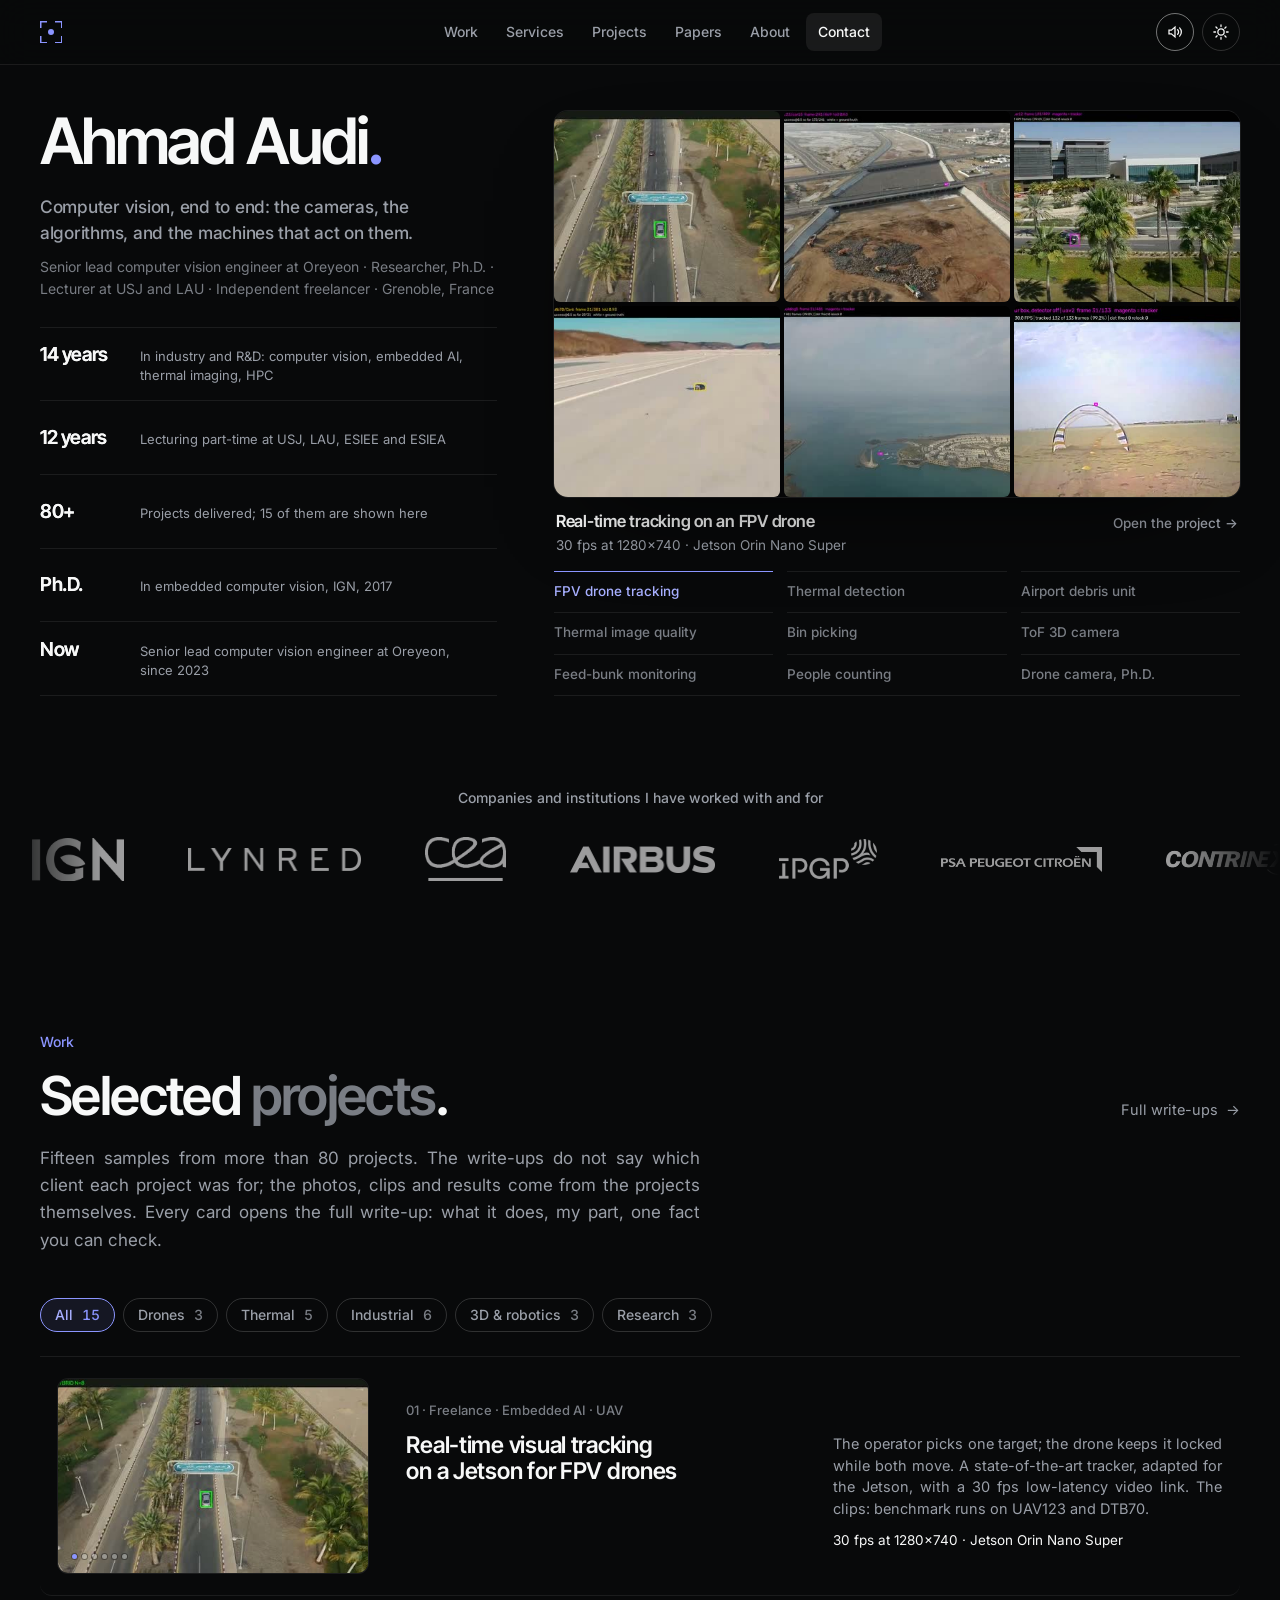
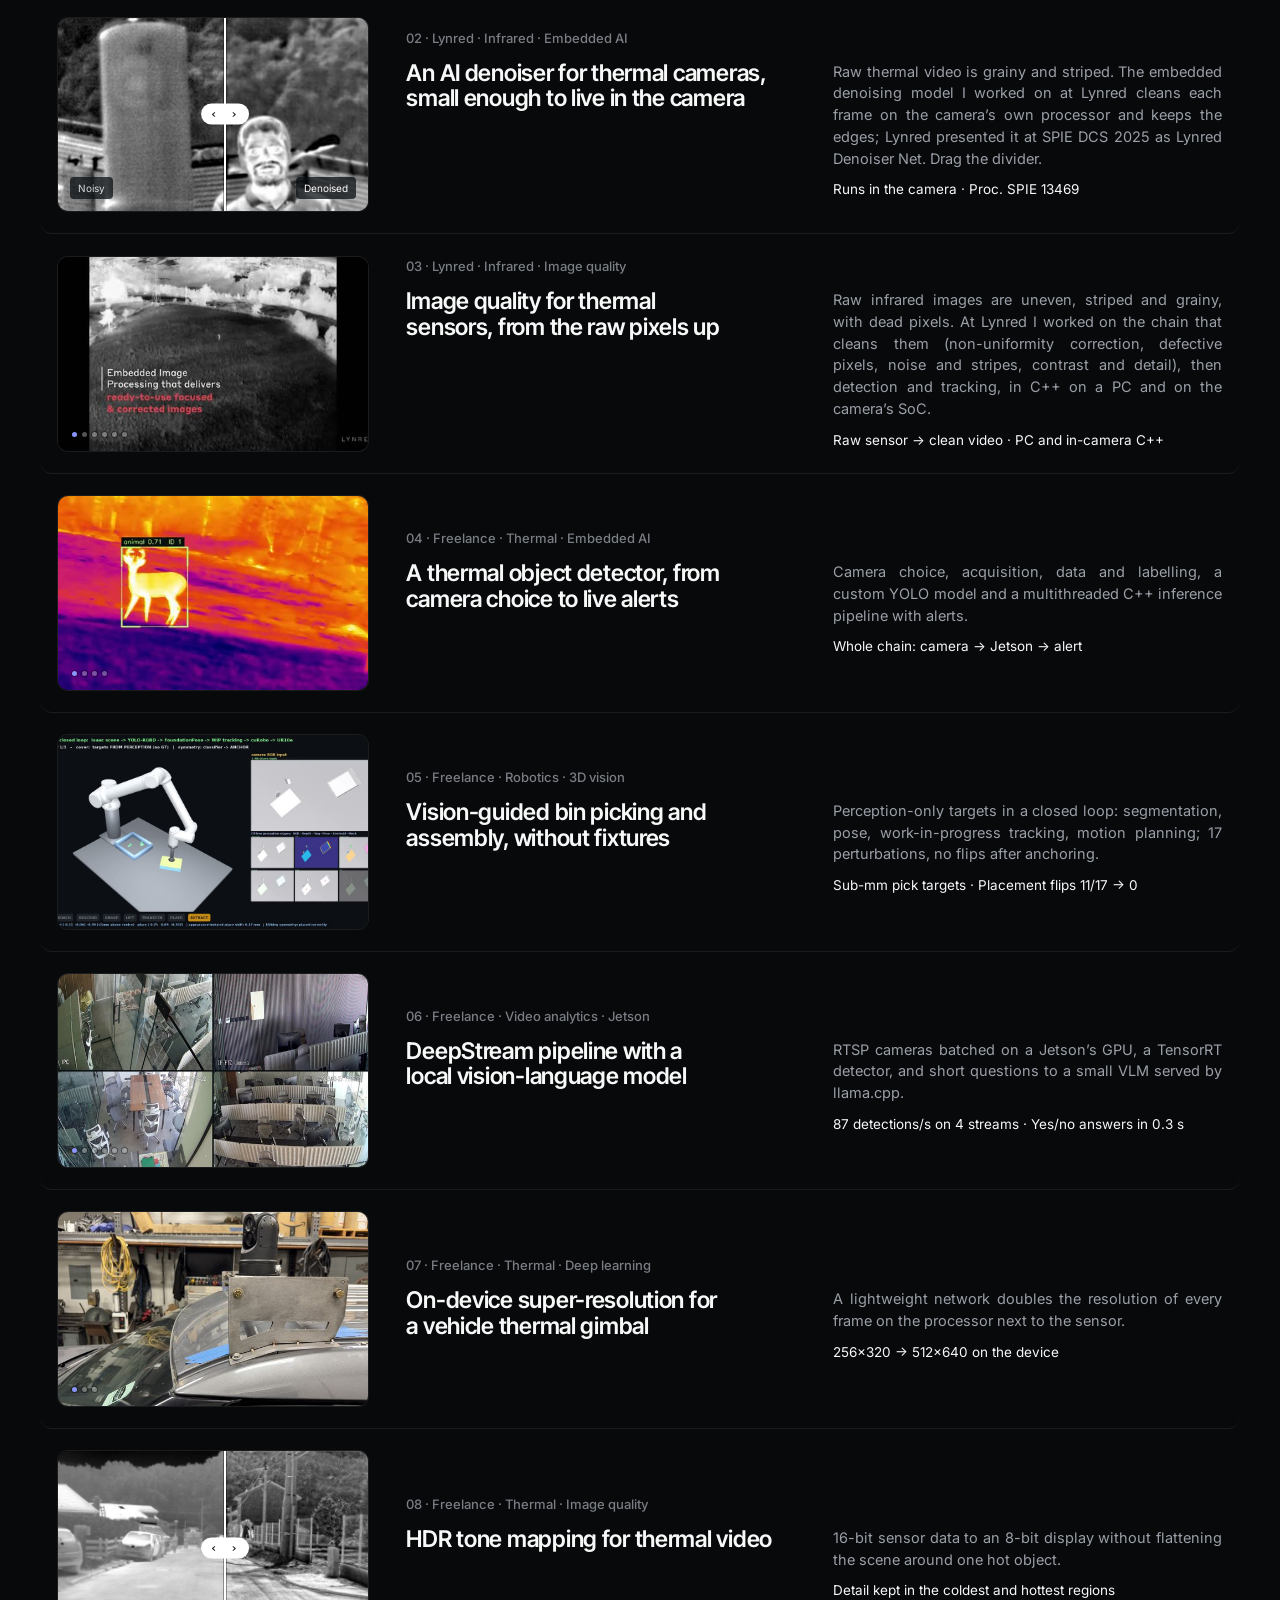
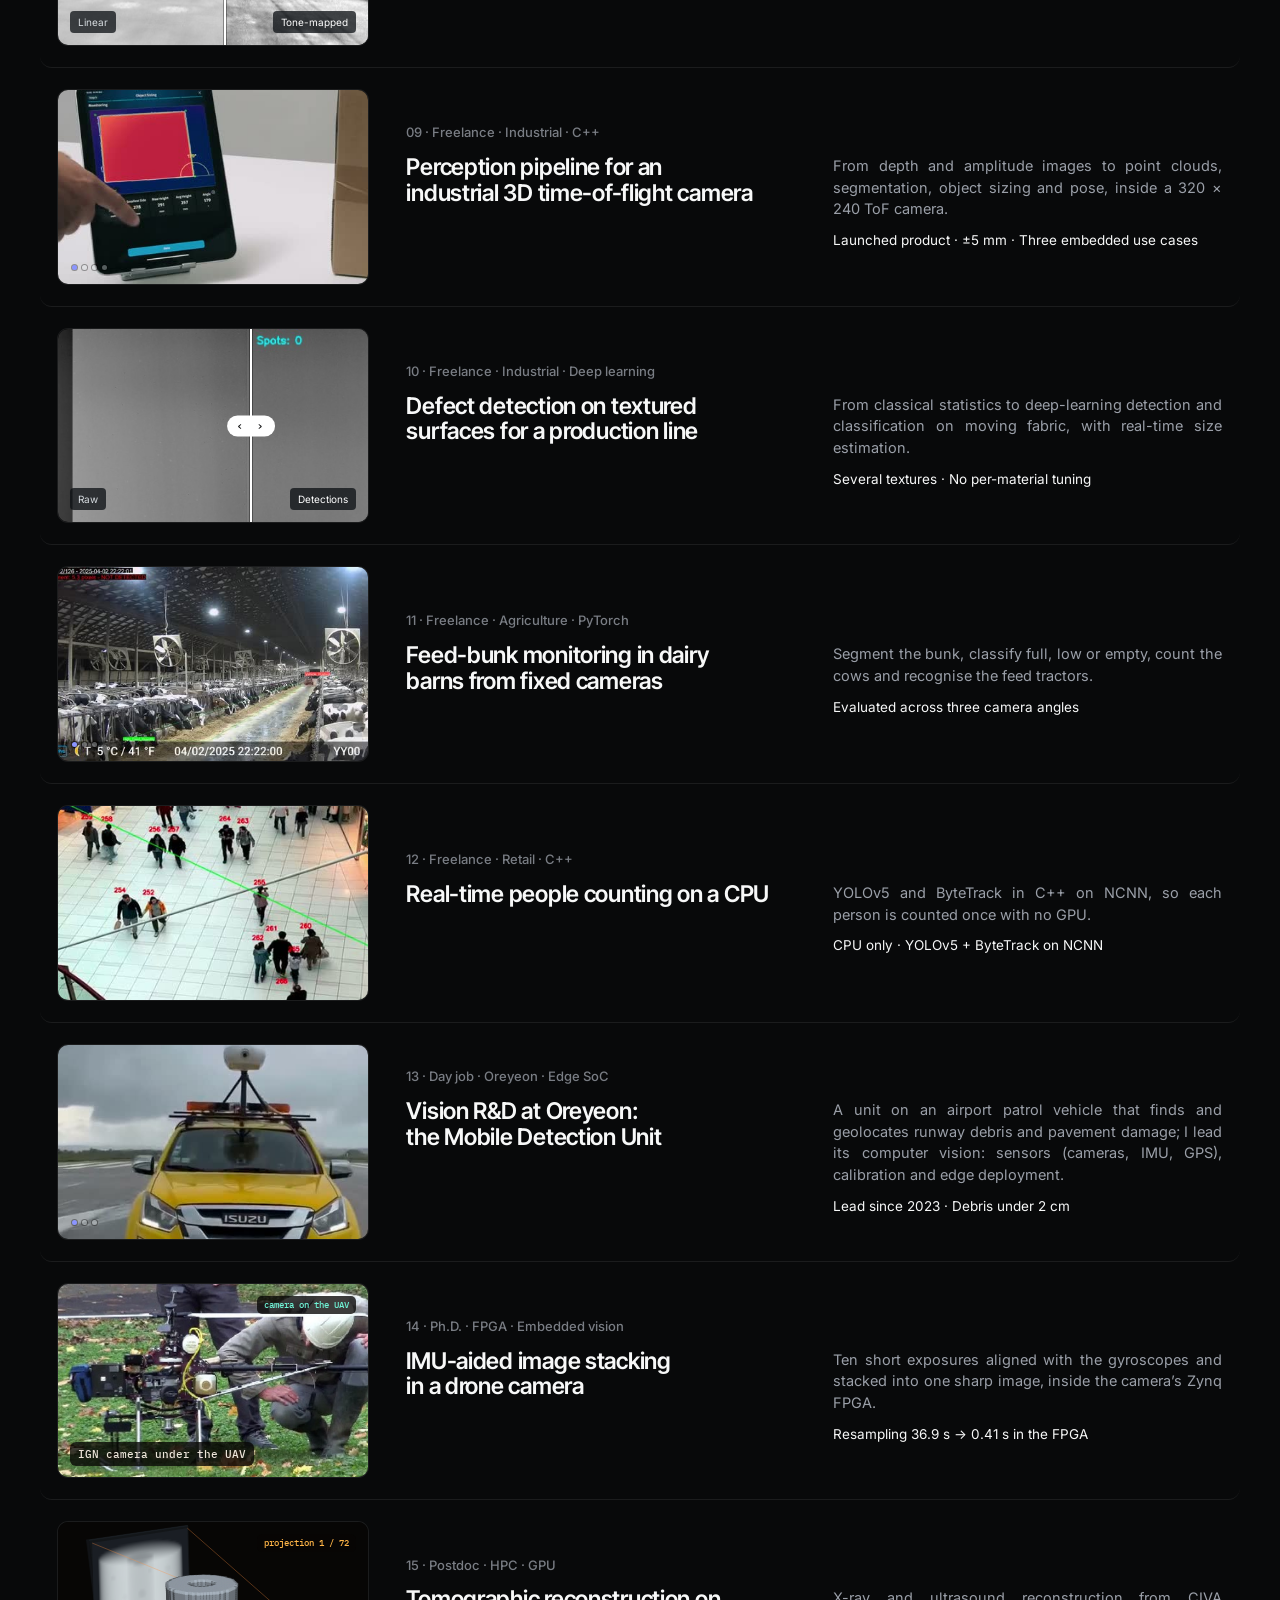
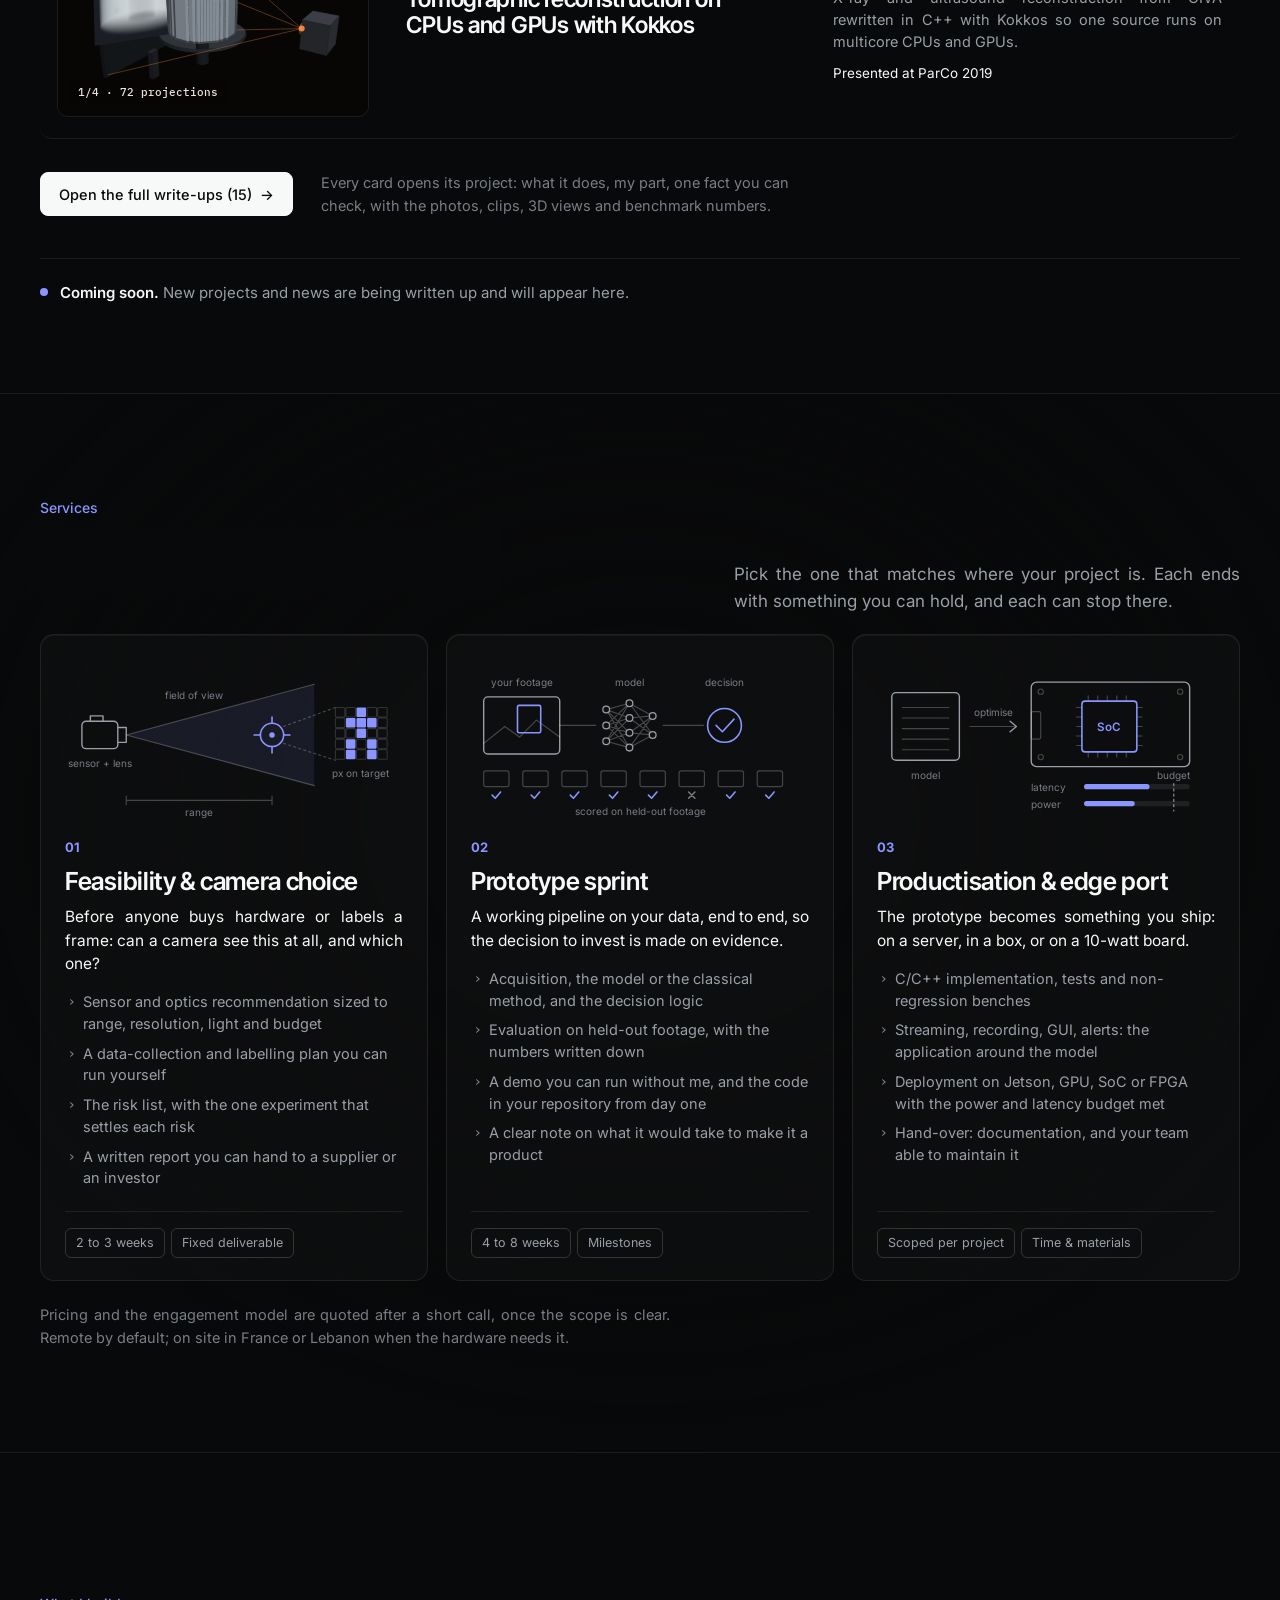
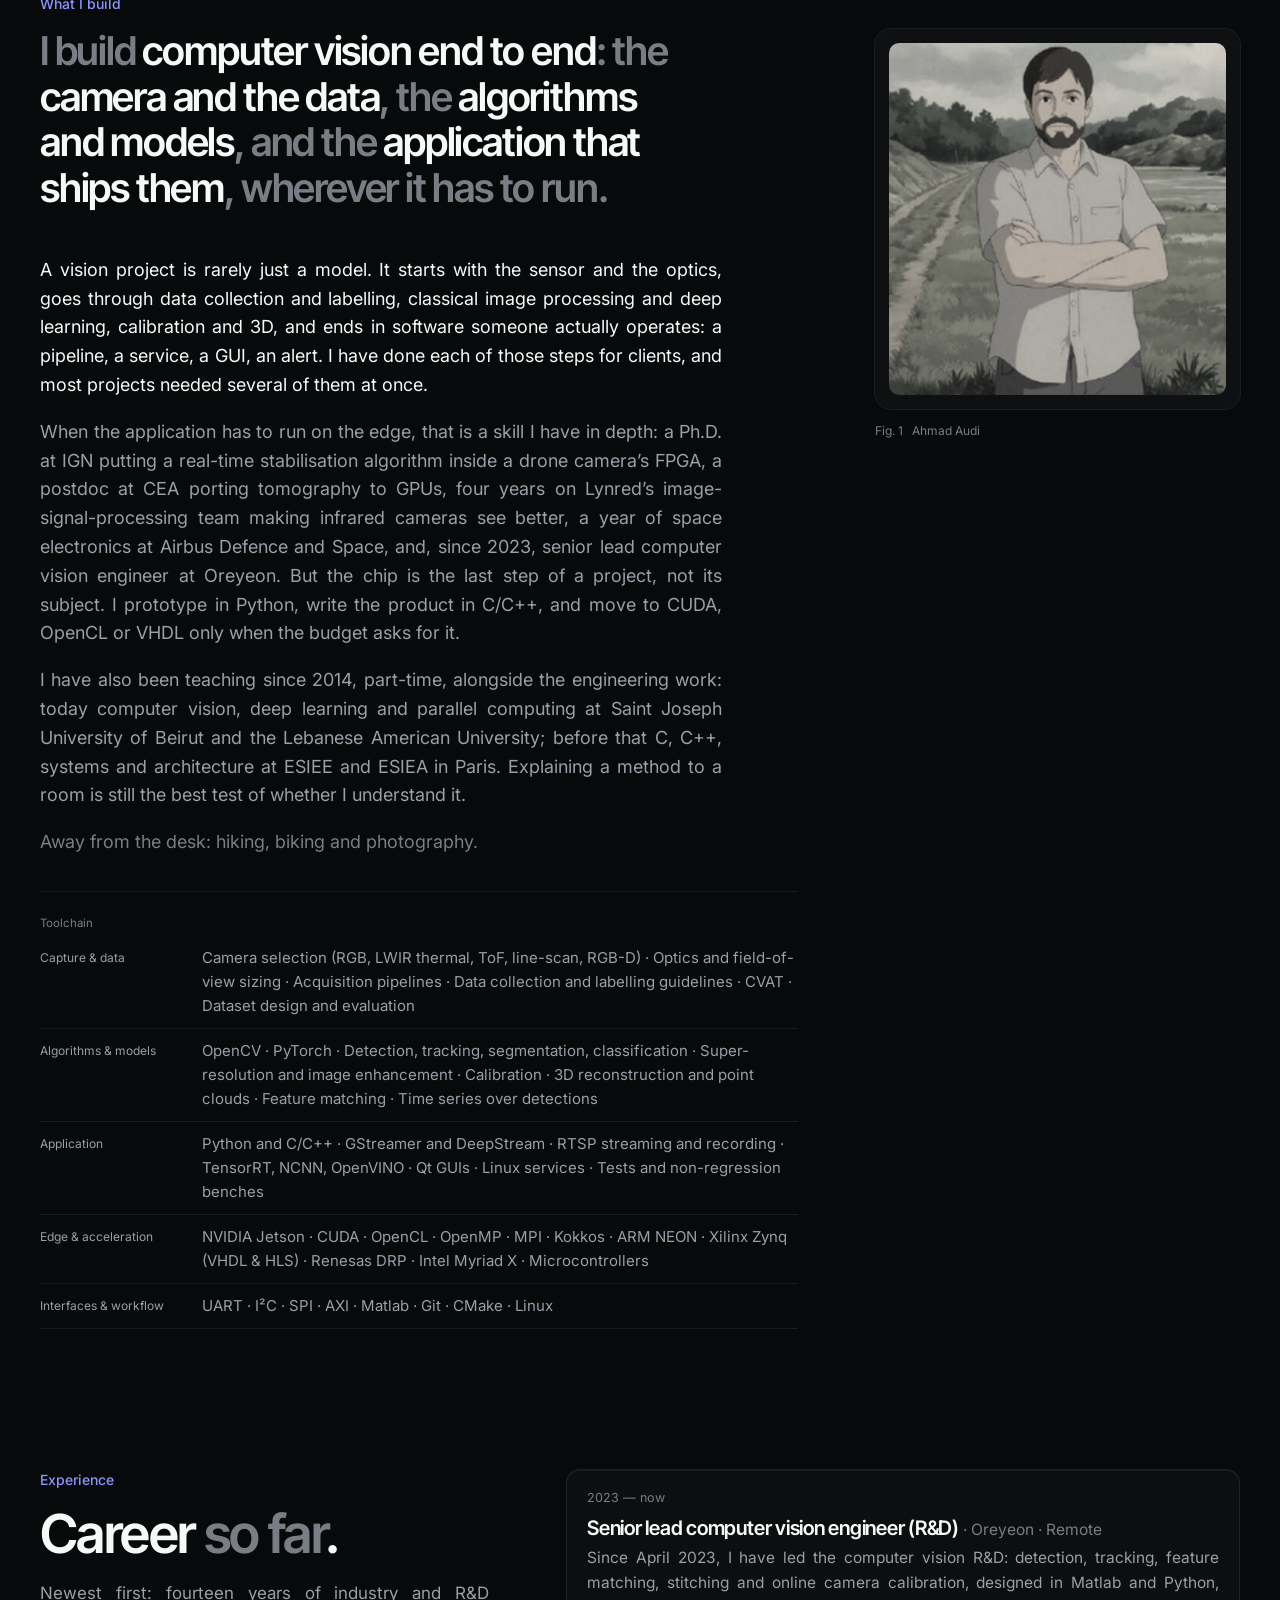
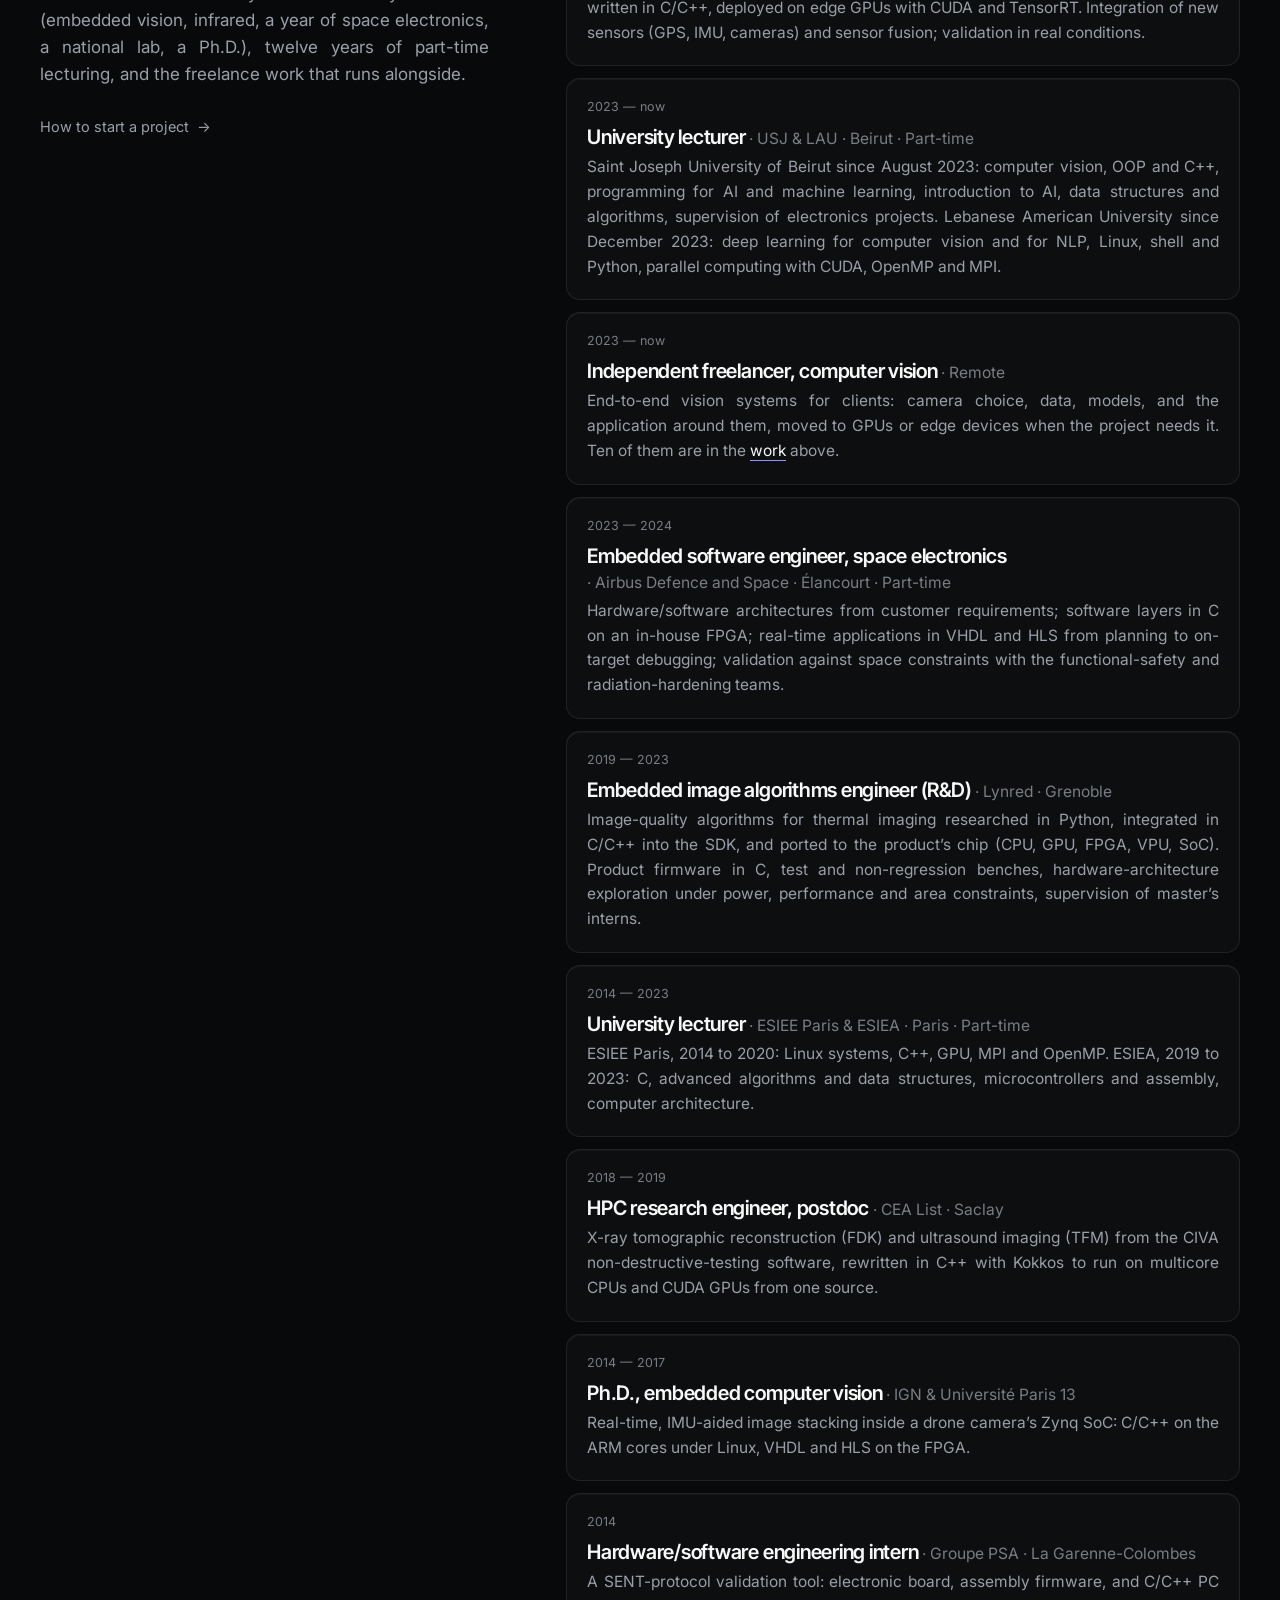
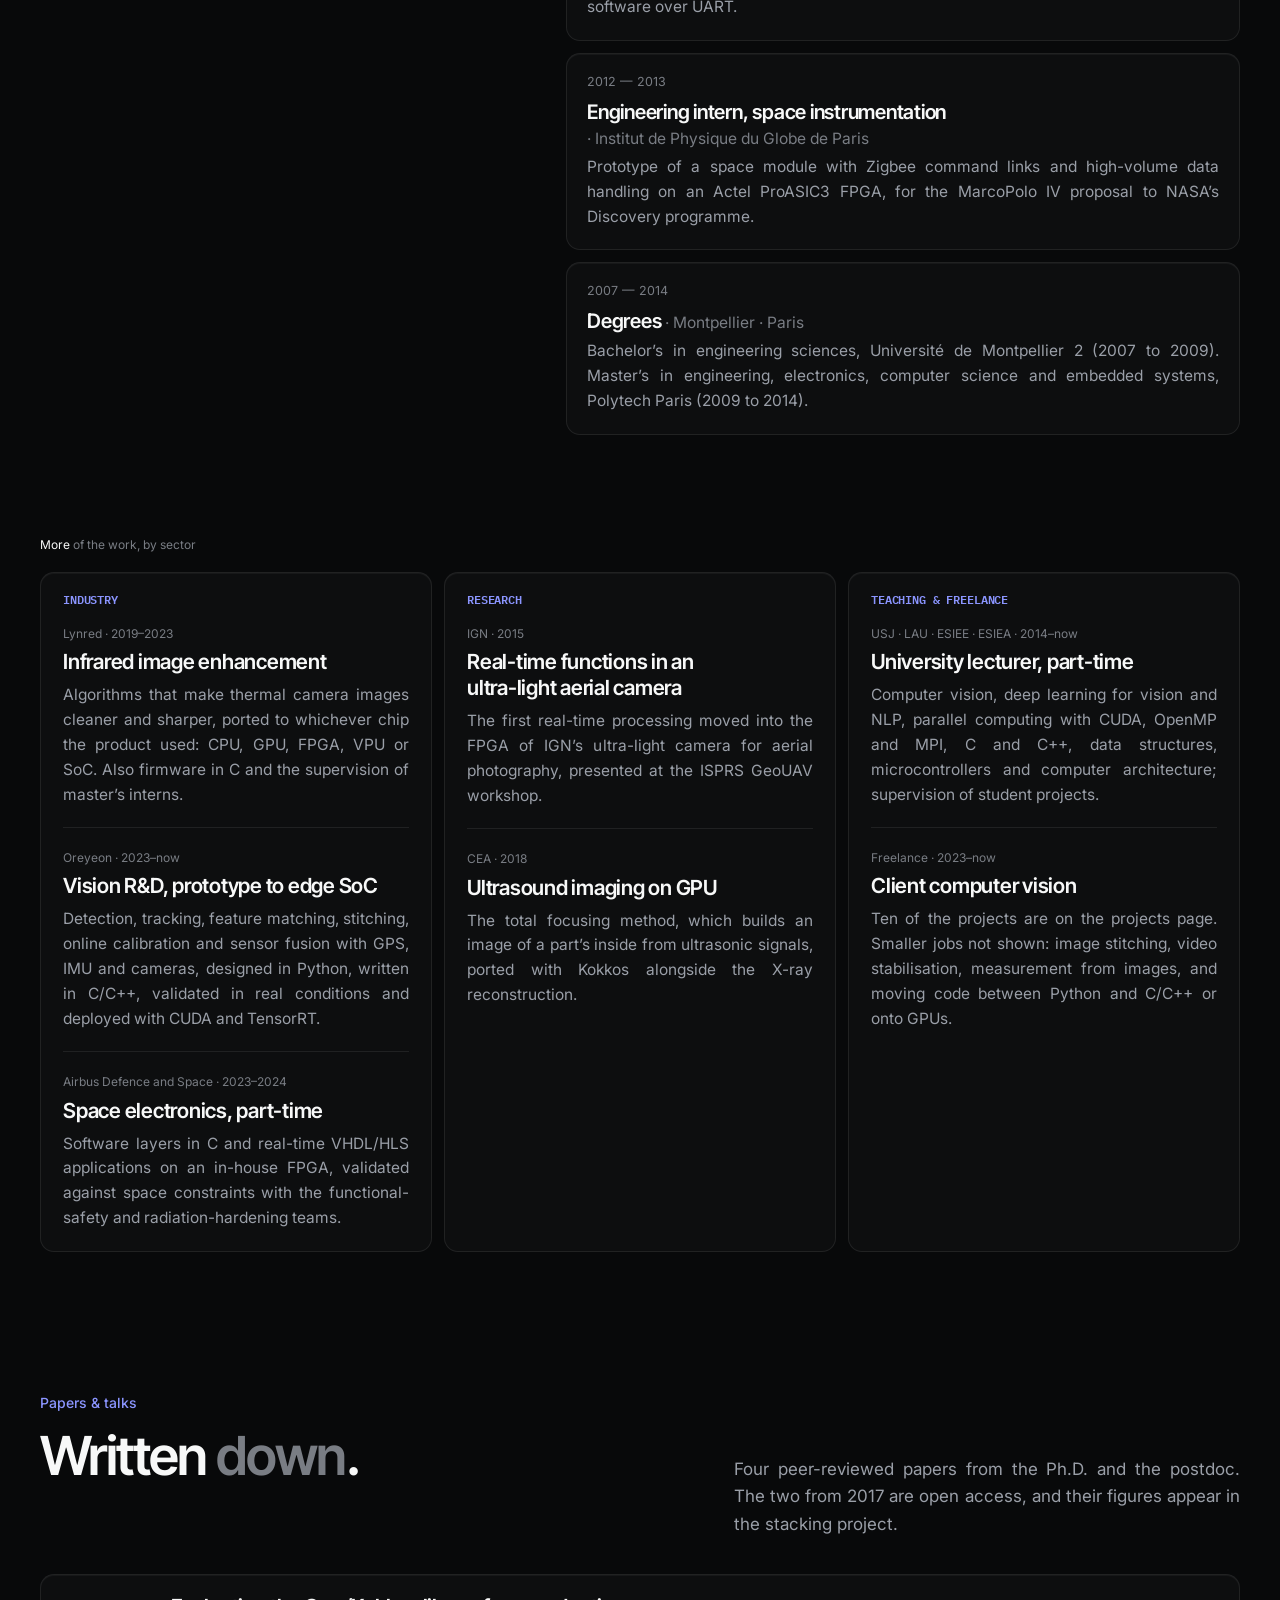
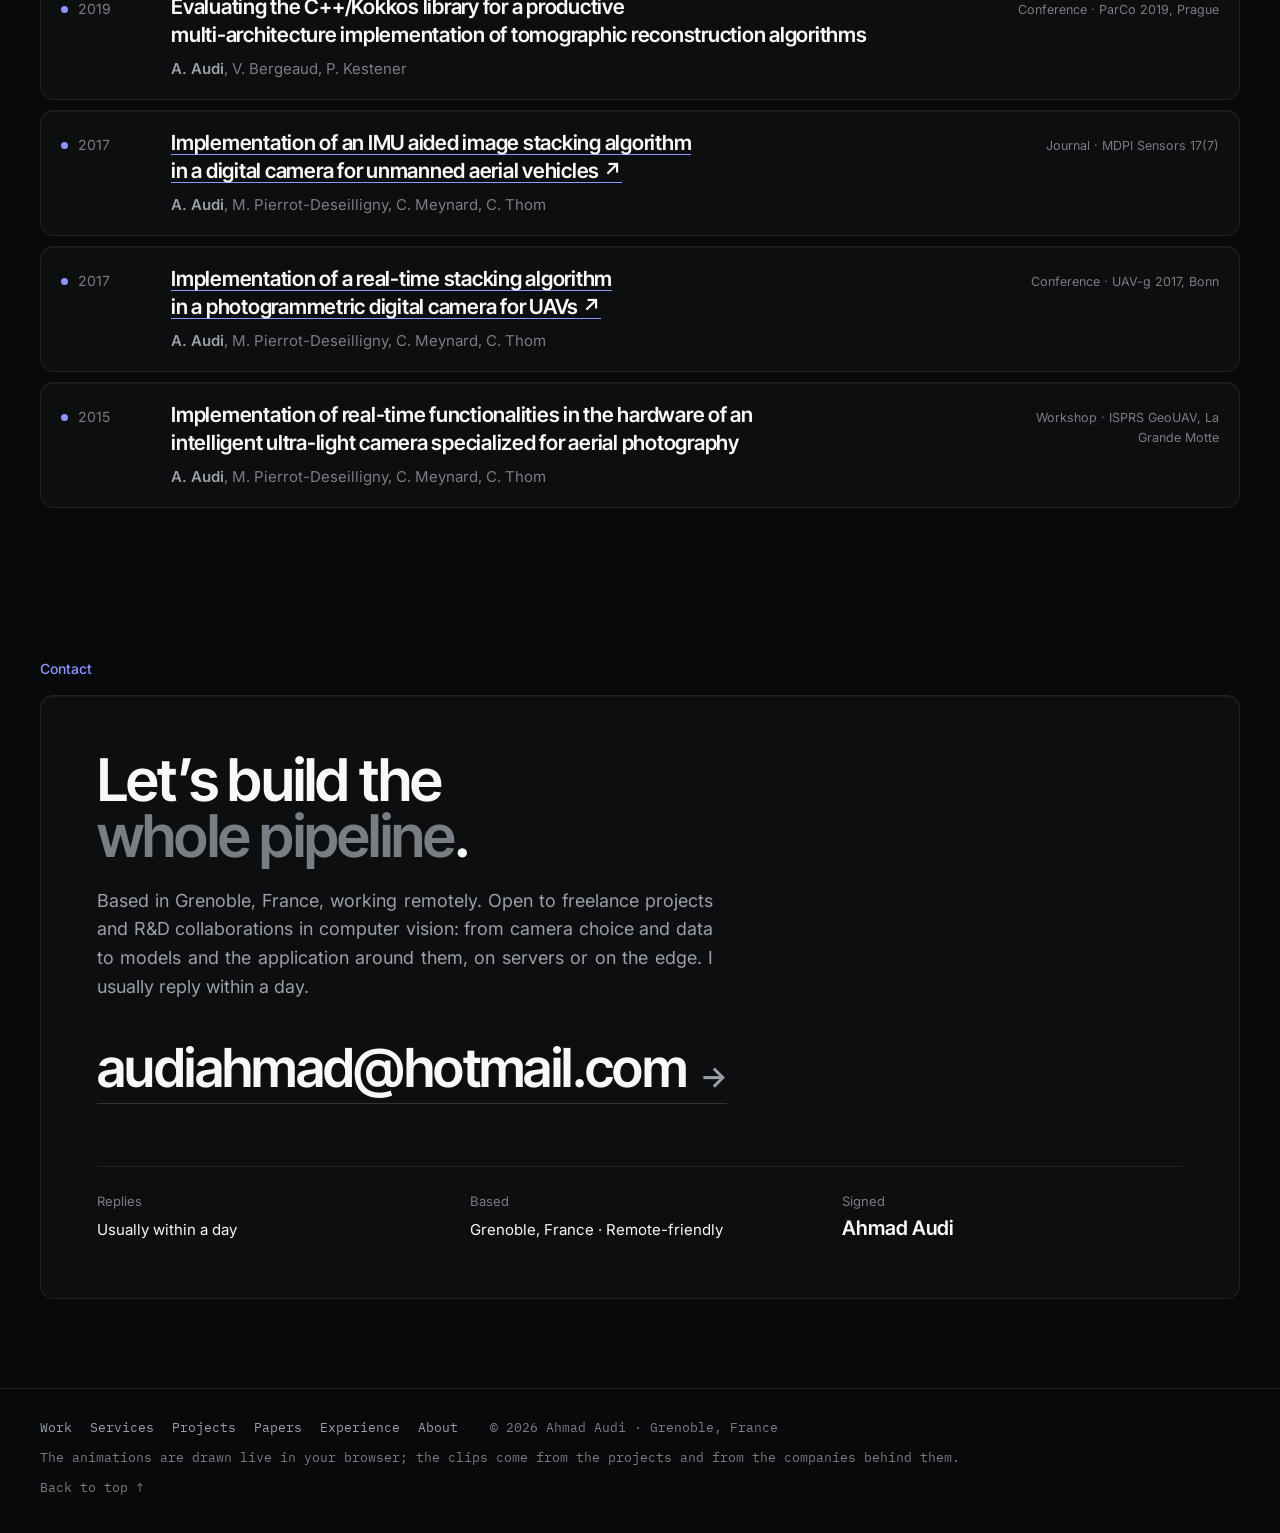
<file: index.html>
<!doctype html>
<html lang="en" data-theme="dark" data-look="senior" data-palette="senior" data-layout="2" data-font="a" data-mono="plex" data-serif="off" data-hw="auto" data-scale="m" data-corners="soft" data-bg="plain" data-hero="wall" data-plist="rows" data-justify="on">
<head>
  <meta charset="utf-8">
  <meta name="viewport" content="width=device-width, initial-scale=1">
  <title>Ahmad Audi — Computer vision, end to end</title>
  <meta name="description" content="Ahmad Audi, Ph.D.: senior lead computer vision engineer at Oreyeon, researcher, university lecturer and independent freelancer, based in Grenoble. I build vision systems end to end: camera choice and data capture, the algorithms and models, and the application that runs them, on a server or on an edge device.">
  <meta name="author" content="Ahmad Audi">
  <meta name="theme-color" content="#0b0f13">

  <link rel="canonical" href="https://ahmadaudi.com/">
  <!-- Social preview (the site lives at ahmadaudi.com; assets/og-cover.png is a 1200×630 capture of the hero). -->
  <meta property="og:type" content="website">
  <meta property="og:title" content="Ahmad Audi — Computer vision engineer, camera to application">
  <meta property="og:description" content="Computer vision systems built end to end: cameras and data, classical and deep-learning algorithms, 3D, tracking, and the application around them, from servers to edge devices.">
  <meta property="og:image" content="https://ahmadaudi.com/assets/og-cover.png">
  <meta property="og:image:width" content="1200">
  <meta property="og:image:height" content="630">
  <meta property="og:url" content="https://ahmadaudi.com/">
  <meta name="twitter:card" content="summary_large_image">

  <link rel="icon" href="assets/favicon.svg" type="image/svg+xml">
  <link rel="preconnect" href="https://fonts.googleapis.com">
  <link rel="preconnect" href="https://fonts.gstatic.com" crossorigin>
  <link rel="stylesheet" href="https://fonts.googleapis.com/css2?family=Inter:wght@400..700&family=Inter+Tight:wght@500..700&family=IBM+Plex+Mono:wght@400;500;600&display=swap">
  <link rel="stylesheet" href="styles.css?v=1794740819">
  <link rel="stylesheet" href="styles-variants.css?v=1794740819">

  <script>
    // Restore the visitor's light/dark choice before first paint, so there is no flash.
    (function () {
      var root = document.documentElement;
      root.classList.add('js');
      try { var t = localStorage.getItem('site-theme'); if (t === 'light' || t === 'dark') root.setAttribute('data-theme', t); } catch (e) {}
    })();
  </script>

  <script type="application/ld+json">
  {
    "@context": "https://schema.org",
    "@type": "Person",
    "name": "Ahmad Audi",
    "jobTitle": "Senior Lead Computer Vision Engineer",
    "url": "https://ahmadaudi.com/",
    "worksFor": [{ "@type": "Organization", "name": "Oreyeon" }, { "@type": "CollegeOrUniversity", "name": "Saint Joseph University of Beirut" }, { "@type": "CollegeOrUniversity", "name": "Lebanese American University" }],
    "email": "mailto:audiahmad@hotmail.com",
    "address": { "@type": "PostalAddress", "addressLocality": "Grenoble", "addressCountry": "FR" },
    "alumniOf": ["Université Sorbonne Paris Nord (Paris 13)", "Polytech Paris", "Université de Montpellier"],
    "knowsAbout": ["Computer vision", "Deep learning", "3D reconstruction", "Object tracking", "Infrared imaging", "Edge AI", "Embedded systems", "CUDA", "FPGA"]
  }
  </script>
</head>
<body>
  <a class="skip-link" href="#main">Skip to content</a>

  <header class="site-header brand-hidden" id="siteHeader">
    <div class="container header-inner">
      <a class="brand" href="#top" aria-label="Ahmad Audi, back to top">
        <span class="brand-mark" aria-hidden="true"></span>
        <span class="brand-name">Ahmad Audi</span>
      </a>

      <nav class="site-nav" id="siteNav" aria-label="Main">
        <ul>
          <li><a href="#work">Work</a></li>
          <li><a href="#services">Services</a></li>
          <li><a href="projects.html">Projects</a></li>
          <li><a href="#papers">Papers</a></li>
          <li><a href="#about">About</a></li>
          <li><a href="#contact">Contact</a></li>
        </ul>
      </nav>

      <div class="header-actions">
        <button class="icon-btn theme-toggle" id="themeToggle" type="button" aria-label="Switch to light theme">
          <svg class="icon-sun" viewBox="0 0 24 24" aria-hidden="true"><circle cx="12" cy="12" r="4.2"/><path d="M12 2.5v2.2M12 19.3v2.2M2.5 12h2.2M19.3 12h2.2M5.3 5.3l1.6 1.6M17.1 17.1l1.6 1.6M5.3 18.7l1.6-1.6M17.1 6.9l1.6-1.6"/></svg>
          <svg class="icon-moon" viewBox="0 0 24 24" aria-hidden="true"><path d="M20 14.6A8.2 8.2 0 0 1 9.4 4a8.2 8.2 0 1 0 10.6 10.6z"/></svg>
        </button>
        <button class="menu-toggle" id="menuToggle" type="button" aria-expanded="false" aria-controls="siteNav">Menu</button>
      </div>
    </div>
  </header>

  <main id="main">

    <!-- 01 · Hero: the perception scene fills the viewport ------------------>
    <section class="hero" id="top" aria-labelledby="heroName">
      <!-- Camera wall: one hero per project (used by looks with data-hero="wall"; js/herowall.js). -->
      <div class="hero-wall" id="heroWall" aria-label="Nine projects, each with its own footage">
        <a class="hw-main" id="hwMain" href="projects.html#p2" aria-label="Open the project: Real-time tracking on an FPV drone">
          <img class="hw-still" id="hwStill" src="assets/img/projects/fpv-uav123-car9-poster.jpg" alt="" loading="lazy">
          <video class="hw-video" id="hwVideo" muted loop playsinline preload="none" aria-hidden="true"></video>
        </a>
        <div class="hw-cap">
          <span class="hw-tt"><span class="hw-name" id="hwTitle">Real-time tracking on an FPV drone</span><span class="hw-result" id="hwResult">30 fps at 1280×740 · Jetson Orin Nano Super</span></span>
          <a class="hw-open" id="hwOpen" href="projects.html#p2">Open the project →</a>
        </div>
        <ol class="hw-grid" id="hwGrid">
            <li><button type="button" data-word="drones" data-media='[{"v": "assets/video/hero/fpv-uav123-car9.mp4", "s": "assets/img/projects/fpv-uav123-car9-poster-s.jpg", "l": "UAV123 car9, hybrid tracker"}, {"v": "assets/video/hero/fpv-uav123-car15.mp4", "s": "assets/img/projects/fpv-uav123-car15-poster-s.jpg", "l": "UAV123 car15, a car a few pixels wide"}, {"v": "assets/video/hero/fpv-uav123-car12.mp4", "s": "assets/img/projects/fpv-uav123-car12-poster-s.jpg", "l": "UAV123 car12"}, {"v": "assets/video/hero/fpv-dtb70-car6.mp4", "s": "assets/img/projects/fpv-dtb70-car6-poster-s.jpg", "l": "DTB70 benchmark, a car"}, {"v": "assets/video/hero/fpv-uav123-boat.mp4", "s": "assets/img/projects/fpv-uav123-boat-poster-s.jpg", "l": "UAV123 benchmark, a tiny boat"}, {"v": "assets/video/hero/fpv-uav123-uav.mp4", "s": "assets/img/projects/fpv-uav123-uav-poster-s.jpg", "l": "UAV123 benchmark, a drone"}]' data-ar="2.025" data-short="FPV drone tracking" data-href="projects.html#p2" data-result="30 fps at 1280×740 · Jetson Orin Nano Super" data-cam="UAV · RGB · 30 fps" data-title="Real-time tracking on an FPV drone" data-video="assets/video/hero/fpv-uav123-car9.mp4" data-still="assets/img/projects/fpv-uav123-car9-poster.jpg" data-mk="#ffd23f" aria-label="Show: Real-time tracking on an FPV drone"><img src="assets/img/projects/fpv-uav123-car9-thumb.jpg" alt="" loading="lazy"><span>UAV</span></button></li>
            <li><button type="button" data-word="wildlife at night" data-media='[{"v": "assets/video/hero/wg-buck.mp4", "s": "assets/img/projects/wg-buck-poster-s.jpg", "l": "a buck at dusk", "p": "50% 0%"}, {"v": "assets/video/hero/wg-doe.mp4", "s": "assets/img/projects/wg-doe-poster-s.jpg", "l": "two deer, two tracks", "p": "50% 0%"}, {"v": "assets/video/hero/wg-brush.mp4", "s": "assets/img/projects/wg-brush-poster-s.jpg", "l": "half hidden in tall grass", "p": "50% 0%"}, {"v": "assets/video/hero/wg-edge.mp4", "s": "assets/img/projects/wg-edge-poster-s.jpg", "l": "a buck at the brush edge", "p": "50% 0%"}]' data-pos="50% 0%" data-ar="1.25" data-short="Thermal detection" data-href="projects.html#p4" data-result="Whole chain: camera → Jetson → alert" data-cam="LWIR · 640×512 · YOLO + BoT-SORT" data-title="A thermal detector, camera to alert" data-video="assets/video/hero/wg-buck.mp4" data-still="assets/img/projects/wg-buck-poster.jpg" data-mk="#ff9ec4" aria-label="Show: A thermal detector, camera to alert"><img src="assets/img/projects/wg-buck-thumb.jpg" alt="" loading="lazy"><span>LWIR</span></button></li>
            <li><button type="button" data-word="airport runways" data-media='[{"v": "assets/video/hero/mdu-run-speed.mp4", "s": "assets/img/projects/mdu-run-speed-poster-s.jpg", "l": "at speed down the runway", "p": "50% 70%"}, {"v": "assets/video/hero/mdu-real-patrol.mp4", "s": "assets/img/projects/mdu-real-patrol-poster-s.jpg", "l": "patrol in the rain", "p": "50% 75%"}]' data-ar="1.778" data-short="Airport debris unit" data-href="projects.html#p1" data-result="Lead since 2023 · Debris under 2 cm" data-cam="Cameras · IMU · GNSS · edge SoC" data-title="The Mobile Detection Unit at Oreyeon" data-video="assets/video/hero/mdu-real-patrol.mp4" data-still="assets/img/projects/mdu-real-patrol-poster.jpg" data-mk="#7ee0f5" aria-label="Show: The Mobile Detection Unit at Oreyeon"><img src="assets/img/projects/mdu-ride-enters-thumb.jpg" alt="" loading="lazy"><span>MDU</span></button></li>
            <li><button type="button" data-word="thermal cameras" data-media='[{"v": "assets/video/hero/ati-detect.mp4", "s": "assets/img/projects/ati-person-poster-s.jpg", "l": "night, a person detected"}, {"v": "assets/video/hero/ati-track.mp4", "s": "assets/img/projects/ati-vehicle-poster-s.jpg", "l": "night, a vehicle tracked"}, {"v": "assets/video/hero/ati-corrected.mp4", "s": "assets/img/projects/ati-corrected-poster-s.jpg", "l": "corrected in the camera"}, {"v": "assets/video/hero/ati-shutterless.mp4", "s": "assets/img/projects/ati-shutterless-poster-s.jpg", "l": "shutterless, never freezes"}]' data-ar="1.778" data-short="Thermal image quality" data-href="projects.html#p15" data-result="Raw sensor → clean video · PC and in-camera C++" data-cam="LWIR · image processing in the camera" data-title="Image quality for thermal sensors, at Lynred" data-video="assets/video/hero/ati-detect.mp4" data-still="assets/img/projects/ati-person-poster.jpg" data-mk="#c3b5ff" aria-label="Show: Image quality for thermal sensors, at Lynred"><img src="assets/img/projects/ati-person-thumb.jpg" alt="" loading="lazy"><span>ISP</span></button></li>
            <li><button type="button" data-word="robot arms" data-ar="1.745" data-short="Bin picking" data-href="projects.html#p7" data-result="Sub-mm pick targets · Placement flips 11/17 → 0" data-cam="RGB-D · FoundationPose · cuRobo" data-title="Bin picking and assembly without fixtures" data-video="assets/video/hero/bin-sim-assembly.mp4" data-still="assets/img/projects/bin-sim-assembly-poster.jpg" data-mk="#b7f36b" aria-label="Show: Bin picking and assembly without fixtures"><img src="assets/img/projects/bin-sim-assembly-poster.jpg" alt="" loading="lazy"><span>RGB-D</span></button></li>
            <li><button type="button" data-word="3D cameras" data-media='[{"v": "assets/video/hero/tof-sizing.mp4", "s": "assets/img/projects/tof-sizing-poster-s.jpg", "l": "object sizing, live"}, {"v": "assets/video/hero/tof-underfill.mp4", "s": "assets/img/projects/tof-underfill-poster-s.jpg", "l": "a carton missing", "lp": "tl"}, {"v": "assets/video/hero/tof-overfill.mp4", "s": "assets/img/projects/tof-overfill-poster-s.jpg", "l": "a carton too many", "lp": "tl"}, {"v": "assets/video/hero/tof-racket.mp4", "s": "assets/img/projects/tof-racket-poster-s.jpg", "l": "distance zones", "lp": "tl"}]' data-ar="1.778" data-short="ToF 3D camera" data-href="projects.html#p8" data-result="Launched product · ±5 mm · Three embedded use cases" data-cam="ToF · 320×240 · C++" data-title="Perception inside a 3D time-of-flight camera" data-video="assets/video/hero/tof-sizing.mp4" data-still="assets/img/projects/tof-sizing-poster.jpg" data-mk="#c3b5ff" aria-label="Show: Perception inside a 3D time-of-flight camera"><img src="assets/img/projects/tof-sizing-large-thumb.jpg" alt="" loading="lazy"><span>ToF</span></button></li>
            <li><button type="button" data-word="dairy barns" data-media='[{"v": "assets/video/hero/barn-pushup-night.mp4", "s": "assets/img/projects/barn-pushup-night-poster-s.jpg", "l": "night"}, {"v": "assets/video/hero/barn-pushup-day.mp4", "s": "assets/img/projects/barn-pushup-day-poster-s.jpg", "l": "day"}, {"v": "assets/video/hero/barn-transition.mp4", "s": "assets/img/projects/barn-transition-poster-s.jpg", "l": "feed delivered"}]' data-ar="1.778" data-short="Feed-bunk monitoring" data-href="projects.html#p10" data-result="Evaluated across three camera angles" data-cam="RGB · night · PyTorch" data-title="Feed-bunk monitoring from fixed cameras" data-video="assets/video/hero/barn-pushup-night.mp4" data-still="assets/img/projects/barn-pushup-night-poster.jpg" data-mk="#ffb27a" aria-label="Show: Feed-bunk monitoring from fixed cameras"><img src="assets/img/projects/barn-pushup-night-thumb.jpg" alt="" loading="lazy"><span>BARN</span></button></li>
            <li><button type="button" data-word="crowds" data-ar="2.115" data-short="People counting" data-href="projects.html#p11" data-result="CPU only · YOLOv5 + ByteTrack on NCNN" data-cam="RGB · YOLOv5 + ByteTrack · CPU" data-title="People counting on a CPU" data-video="assets/video/hero/count-feed.mp4" data-still="assets/img/projects/count-feed-poster.jpg" data-mk="#ffd23f" aria-label="Show: People counting on a CPU"><img src="assets/img/projects/count-feed-poster.jpg" alt="" loading="lazy"><span>RETAIL</span></button></li>
            <li class="hw-off"><button type="button" data-word="production lines" data-ar="2.38" data-short="Fabric defects" data-href="projects.html#p9" data-result="Several textures · No per-material tuning" data-cam="Line-scan · defect detection" data-title="Defects on textured surfaces" data-still="assets/img/projects/fabric-detect.jpg" data-mk="#ff9ec4" aria-label="Show: Defects on textured surfaces"><img src="assets/img/projects/fabric-detect-thumb.jpg" alt="" loading="lazy"><span>LINE</span></button></li>
            <li><button type="button" data-word="aerial cameras" data-media='[{"s": "assets/img/projects/phd-uav.jpg", "l": "the UAV", "p": "37% 50%"}, {"s": "assets/img/projects/phd-camera.jpg", "l": "the camera"}, {"s": "assets/img/projects/phd-board.jpg", "l": "the FPGA board"}]' data-ar="1.308" data-short="Drone camera, Ph.D." data-href="projects.html#p12" data-result="Resampling 36.9 s → 0.41 s in the FPGA" data-cam="FPGA + IMU · Ph.D. at IGN" data-title="IMU-aided image stacking in a drone camera" data-still="assets/img/projects/phd-uav.jpg" data-mk="#7ee0f5" aria-label="Show: IMU-aided image stacking in a drone camera"><img src="assets/img/projects/phd-uav-thumb.jpg" alt="" loading="lazy"><span>FPGA</span></button></li>
            <li class="hw-off"><button type="button" data-word="security cameras" data-ar="1.333" data-short="DeepStream + VLM" data-href="projects.html#p3" data-result="87 detections/s on 4 streams · Yes/no answers in 0.3 s" data-cam="4 × RTSP · DeepStream · local VLM" data-title="DeepStream with a local vision-language model" data-still="assets/img/projects/vlm-cam4-day.jpg" data-mk="#b7f36b" aria-label="Show: DeepStream with a local vision-language model"><img src="assets/img/projects/vlm-cam4-day-thumb.jpg" alt="" loading="lazy"><span>RTSP</span></button></li>
            <li class="hw-off"><button type="button" data-word="thermal cores" data-ar="1.373" data-short="Thermal denoiser" data-href="projects.html#p14" data-result="Runs in the camera · Proc. SPIE 13469" data-cam="LWIR · AI denoiser · on the camera" data-title="An AI denoiser that lives in the camera" data-still="assets/img/projects/ldn-person-clean.jpg" data-mk="#c3b5ff" aria-label="Show: An AI denoiser that lives in the camera"><img src="assets/img/projects/ldn-person-thumb.jpg" alt="" loading="lazy"><span>LDN</span></button></li>
            <li class="hw-off"><button type="button" data-word="vehicle gimbals" data-ar="1.333" data-short="Thermal super-resolution" data-href="projects.html#p5" data-result="256×320 → 512×640 on the device" data-cam="LWIR · 2× super-resolution on device" data-title="Super-resolution on a vehicle thermal gimbal" data-still="assets/img/projects/sr-gimbal-1.jpg" data-mk="#ffb27a" aria-label="Show: Super-resolution on a vehicle thermal gimbal"><img src="assets/img/projects/sr-gimbal-1-thumb.jpg" alt="" loading="lazy"><span>GIMBAL</span></button></li>
        </ol>
      </div>
      <div class="hero-ui">
        <div class="hero-main">
          <div class="hero-copy">
            <h1 class="wordmark" id="heroName">Ahmad <em>Audi</em><span class="accent">.</span></h1>
            <p class="hero-statement"><span class="hs-line">Computer vision</span> <span class="hs-line">for <em class="hs-word" id="hsWord">drones</em>.</span></p>
            <p class="hero-role">Computer vision, end to end: the cameras, the algorithms, and the machines that act on them.</p>
            <p class="hero-sub">Senior lead computer vision engineer at Oreyeon&nbsp;· Researcher,&nbsp;Ph.D.&nbsp;· Lecturer at USJ and LAU&nbsp;· Independent freelancer&nbsp;· Grenoble,&nbsp;France</p>
            <div class="hero-cta">
              <a class="pill pill-fill" href="#work">Work</a>
              <a class="pill" href="#services">Services</a>
              <a class="pill" href="#contact">Contact</a>
            </div>
          </div>
        </div>
        <ul class="hero-stats" aria-label="At a glance">
          <li><b data-count="14" data-suffix=" years">14 years</b><span>In industry and R&amp;D: computer vision, embedded AI, thermal imaging, HPC</span></li>
          <li><b data-count="12" data-suffix=" years">12 years</b><span>Lecturing part-time at USJ, LAU, ESIEE and ESIEA</span></li>
          <li><b data-count="80" data-suffix="+">80+</b><span>Projects delivered; 15 of them are shown here</span></li>
          <li><b>Ph.D.</b><span>In embedded computer vision, IGN, 2017</span></li>
          <li><b>Now</b><span>Senior lead computer vision engineer at Oreyeon, since&nbsp;2023</span></li>
        </ul>
      </div>
    </section>

    <!-- Worked with: organisations, slowly scrolling (styles.css, "Worked with") -->
    <section class="logos" aria-labelledby="logosTitle">
      <p class="logos-label" id="logosTitle">Companies and institutions I have worked with and for</p>
      <div class="logos-strip">
        <div class="logos-track">
        <ul class="logos-list">
          <li><img width="260" height="120" src="assets/img/logos/ign.png" alt="IGN" style="--h:42.4px" decoding="async" fetchpriority="low"></li>
          <li><img width="354" height="46" src="assets/img/logos/lynred.png" alt="Lynred" style="--h:22.5px" decoding="async" fetchpriority="low"></li>
          <li><img width="221" height="120" src="assets/img/logos/cea.png" alt="CEA" style="--h:44px" decoding="async" fetchpriority="low"></li>
          <li><img width="292" height="54" src="assets/img/logos/airbus.png" alt="Airbus" style="--h:26.9px" decoding="async" fetchpriority="low"></li>
          <li><img width="292" height="120" src="assets/img/logos/ipgp.png" alt="IPGP" style="--h:40.0px" decoding="async" fetchpriority="low"></li>
          <li><img width="320" height="48" src="assets/img/logos/psa.png" alt="PSA Peugeot Citroën" style="--h:24.2px" decoding="async" fetchpriority="low"></li>
          <li><img width="252" height="60" src="assets/img/logos/contrinex.png" alt="Contrinex" style="--h:30.4px" decoding="async" fetchpriority="low"></li>
          <li><img width="346" height="44" src="assets/img/logos/axomind.png" alt="Axomind" style="--h:22.3px" decoding="async" fetchpriority="low"></li>
          <li><img width="344" height="120" src="assets/img/logos/nbcab.png" alt="Nordic Barrier Coating" style="--h:36.9px" decoding="async" fetchpriority="low"></li>
          <li><img width="360" height="42" src="assets/img/logos/oreyeon.png" alt="Oreyeon" style="--h:21.3px" decoding="async" fetchpriority="low"></li>
          <li><img width="248" height="60" src="assets/img/logos/lau.png" alt="Lebanese American University" style="--h:30px" decoding="async" fetchpriority="low"></li>
          <li><img width="382" height="120" src="assets/img/logos/usj.png" alt="Université Saint-Joseph" style="--h:35.0px" decoding="async" fetchpriority="low"></li>
          <li><img width="120" height="120" src="assets/img/logos/lu.png" alt="Lebanese University" style="--h:38px" decoding="async" fetchpriority="low"></li>
          <li><img width="300" height="54" src="assets/img/logos/robro.png" alt="Robro Systems" style="--h:26.5px" decoding="async" fetchpriority="low"></li>
          <li><img width="188" height="120" src="assets/img/logos/wildguard.png" alt="WildGuard" style="--h:56px" decoding="async" fetchpriority="low"></li>
          <li><img width="334" height="46" src="assets/img/logos/harmattan.png" alt="Harmattan AI" style="--h:23.2px" decoding="async" fetchpriority="low"></li>
        </ul>
        <ul class="logos-list" aria-hidden="true">
          <li><img width="260" height="120" src="assets/img/logos/ign.png" alt="" style="--h:42.4px" decoding="async" fetchpriority="low"></li>
          <li><img width="354" height="46" src="assets/img/logos/lynred.png" alt="" style="--h:22.5px" decoding="async" fetchpriority="low"></li>
          <li><img width="221" height="120" src="assets/img/logos/cea.png" alt="" style="--h:44px" decoding="async" fetchpriority="low"></li>
          <li><img width="292" height="54" src="assets/img/logos/airbus.png" alt="" style="--h:26.9px" decoding="async" fetchpriority="low"></li>
          <li><img width="292" height="120" src="assets/img/logos/ipgp.png" alt="" style="--h:40.0px" decoding="async" fetchpriority="low"></li>
          <li><img width="320" height="48" src="assets/img/logos/psa.png" alt="" style="--h:24.2px" decoding="async" fetchpriority="low"></li>
          <li><img width="252" height="60" src="assets/img/logos/contrinex.png" alt="" style="--h:30.4px" decoding="async" fetchpriority="low"></li>
          <li><img width="346" height="44" src="assets/img/logos/axomind.png" alt="" style="--h:22.3px" decoding="async" fetchpriority="low"></li>
          <li><img width="344" height="120" src="assets/img/logos/nbcab.png" alt="" style="--h:36.9px" decoding="async" fetchpriority="low"></li>
          <li><img width="360" height="42" src="assets/img/logos/oreyeon.png" alt="" style="--h:21.3px" decoding="async" fetchpriority="low"></li>
          <li><img width="248" height="60" src="assets/img/logos/lau.png" alt="" style="--h:30px" decoding="async" fetchpriority="low"></li>
          <li><img width="382" height="120" src="assets/img/logos/usj.png" alt="" style="--h:35.0px" decoding="async" fetchpriority="low"></li>
          <li><img width="120" height="120" src="assets/img/logos/lu.png" alt="" style="--h:38px" decoding="async" fetchpriority="low"></li>
          <li><img width="300" height="54" src="assets/img/logos/robro.png" alt="" style="--h:26.5px" decoding="async" fetchpriority="low"></li>
          <li><img width="188" height="120" src="assets/img/logos/wildguard.png" alt="" style="--h:56px" decoding="async" fetchpriority="low"></li>
          <li><img width="334" height="46" src="assets/img/logos/harmattan.png" alt="" style="--h:23.2px" decoding="async" fetchpriority="low"></li>
        </ul>
        </div>
      </div>
    </section>

    <!-- 02 · Selected projects: three annotated rows and an index ---------->
    <section class="section work" id="work" aria-labelledby="workTitle">
      <div class="container">
        <p class="label"><span class="label-n">02</span>Work</p>
        <div class="section-head">
          <h2 class="section-title reveal wipe" id="workTitle">Selected <em>projects</em>.</h2>
          <a class="link-arrow reveal" href="projects.html">Full write-ups <span aria-hidden="true">→</span></a>
        </div>
        <p class="section-lede reveal">Fifteen samples from more than 80 projects. The write-ups do not say which client each project was for; the photos, clips and results come from the projects themselves. Every card opens the full write-up: what it does, my part, one fact you can check.</p>
      </div>

      <div class="container">
        <div class="pfilter reveal" role="group" aria-label="Show projects by field">
          <button type="button" data-f="all" aria-pressed="true">All <span></span></button>
          <button type="button" data-f="drones" aria-pressed="false">Drones <span></span></button>
          <button type="button" data-f="thermal" aria-pressed="false">Thermal <span></span></button>
          <button type="button" data-f="industrial" aria-pressed="false">Industrial <span></span></button>
          <button type="button" data-f="3d" aria-pressed="false">3D &amp; robotics <span></span></button>
          <button type="button" data-f="research" aria-pressed="false">Research <span></span></button>
        </div>
        <div class="pgrid" data-stagger>
          <a class="pcard pcard-feat reveal" href="projects.html#p2" data-tags="drones">
            <div class="pcard-media" data-cls="DTB70 car6 · tracker vs ground truth">
              <div class="vrot" data-max="11000" role="img" aria-label="Clips from the FPV tracking project: benchmark runs on UAV123 and DTB70 with the tracker’s box on the target, starting with small cars: one followed under an overhead sign, one a few pixels wide on a highway bridge, one past palms and buildings">
                <video class="is-on" data-src="assets/video/fpv-uav123-car9.mp4" data-poster="assets/img/projects/fpv-uav123-car9-poster-s.jpg" muted playsinline preload="none"></video>
                <video data-src="assets/video/fpv-uav123-car15.mp4" data-poster="assets/img/projects/fpv-uav123-car15-poster-s.jpg" muted playsinline preload="none"></video>
                <video data-src="assets/video/fpv-uav123-car12.mp4" data-poster="assets/img/projects/fpv-uav123-car12-poster-s.jpg" muted playsinline preload="none"></video>
                <video data-src="assets/video/fpv-dtb70-car6.mp4" data-poster="assets/img/projects/fpv-dtb70-car6-poster-s.jpg" muted playsinline preload="none" data-cls="DTB70 car6 · tracker vs ground truth"></video>
                <video data-src="assets/video/fpv-uav123-boat.mp4" data-poster="assets/img/projects/fpv-uav123-boat-poster-s.jpg" muted playsinline preload="none" data-cls="UAV123 · a tiny boat"></video>
                <video data-src="assets/video/fpv-uav123-uav.mp4" data-poster="assets/img/projects/fpv-uav123-uav-poster-s.jpg" muted playsinline preload="none" data-cls="UAV123 · a drone tracking a drone"></video>
              </div>
              <span class="row-corner tl" aria-hidden="true"></span><span class="row-corner tr" aria-hidden="true"></span><span class="row-corner bl" aria-hidden="true"></span><span class="row-corner br" aria-hidden="true"></span>
            </div>
            <div class="pcard-body">
              <p class="pcard-cat">01 · Freelance · Embedded AI · UAV</p>
              <h3>Real-time visual tracking on a Jetson for FPV drones</h3>
              <p>The operator picks one target; the drone keeps it locked while both move. A state-of-the-art tracker, adapted for the Jetson, with a 30 fps low-latency video link. The clips: benchmark runs on UAV123 and DTB70.</p>
              <p class="pcard-result">30 fps at 1280×740 · Jetson Orin Nano Super</p>
            </div>
          </a>
          <a class="pcard pcard-feat pcard-feat-alt reveal" href="projects.html#p14" data-tags="thermal research">
            <div class="pcard-media pcard-media-cmp" data-cls="LWIR · AI denoiser · on the camera">
              <div class="compare" data-before="Noisy" data-after="Denoised" data-auto role="img" aria-label="Thermal image of a person in front of a hedge, grainy on one side of a moving divider and clean on the other">
                <img class="cmp-a" src="assets/img/projects/ldn-person-noisy.jpg" alt="" loading="lazy">
                <img class="cmp-b" src="assets/img/projects/ldn-person-clean.jpg" alt="" loading="lazy">
                <input class="cmp-range" type="range" min="0" max="100" value="50" aria-label="Reveal the denoised image">
              </div>
              <span class="row-corner tl" aria-hidden="true"></span><span class="row-corner tr" aria-hidden="true"></span><span class="row-corner bl" aria-hidden="true"></span><span class="row-corner br" aria-hidden="true"></span>
            </div>
            <div class="pcard-body">
              <p class="pcard-cat">02 · Lynred · Infrared · Embedded AI</p>
              <h3>An AI denoiser for thermal cameras, small enough to live in the camera</h3>
              <p>Raw thermal video is grainy and striped. The embedded denoising model I worked on at Lynred cleans each frame on the camera’s own processor and keeps the edges; Lynred presented it at SPIE DCS 2025 as Lynred Denoiser Net. Drag the divider.</p>
              <p class="pcard-result">Runs in the camera · Proc. SPIE 13469</p>
            </div>
          </a>
          <a class="pcard reveal" href="projects.html#p15" data-tags="thermal drones">
            <div class="pcard-media" data-cls="corrected and focused · no shutter">
              <div class="vrot" data-max="11000" role="img" aria-label="Thermal clips from a drone, from Lynred’s video of its ATI modules: corrected and shutterless images, then a person and a vehicle detected and tracked at night, a colour palette and fine detail">
                <video class="is-on" data-src="assets/video/ati-corrected.mp4" data-poster="assets/img/projects/ati-corrected-poster-s.jpg" muted playsinline preload="none" data-cls="corrected and focused in the camera"></video>
                <video data-src="assets/video/ati-shutterless.mp4" data-poster="assets/img/projects/ati-shutterless-poster-s.jpg" muted playsinline preload="none" data-cls="shutterless · never freezes"></video>
                <video data-src="assets/video/ati-person.mp4" data-poster="assets/img/projects/ati-person-poster-s.jpg" muted playsinline preload="none" data-cls="night · a person detected"></video>
                <video data-src="assets/video/ati-palette.mp4" data-poster="assets/img/projects/ati-palette-poster-s.jpg" muted playsinline preload="none" data-cls="night · colour palette"></video>
                <video data-src="assets/video/ati-building.mp4" data-poster="assets/img/projects/ati-building-poster-s.jpg" muted playsinline preload="none" data-cls="night · fine detail"></video>
                <video data-src="assets/video/ati-vehicle.mp4" data-poster="assets/img/projects/ati-vehicle-poster-s.jpg" muted playsinline preload="none" data-cls="night · a vehicle tracked"></video>
              </div>
              <span class="row-corner tl" aria-hidden="true"></span><span class="row-corner tr" aria-hidden="true"></span><span class="row-corner bl" aria-hidden="true"></span><span class="row-corner br" aria-hidden="true"></span>
            </div>
            <div class="pcard-body">
              <p class="pcard-cat">03 · Lynred · Infrared · Image quality</p>
              <h3>Image quality for thermal sensors, from the raw pixels up</h3>
              <p>Raw infrared images are uneven, striped and grainy, with dead pixels. At Lynred I worked on the chain that cleans them (non-uniformity correction, defective pixels, noise and stripes, contrast and detail), then detection and tracking, in C++ on a PC and on the camera’s SoC.</p>
              <p class="pcard-result">Raw sensor → clean video · PC and in-camera C++</p>
            </div>
          </a>
          <a class="pcard reveal" href="projects.html#p4" data-tags="thermal">
            <div class="pcard-media">
              <div class="vrot" data-max="11000" role="img" aria-label="Handheld thermal clips from the field at dusk with detection and tracking boxes: a buck, a doe with a buck behind her, a deer half hidden in tall grass, and a buck at the edge of the brush">
                <video class="is-on" data-src="assets/video/wg-buck.mp4" data-poster="assets/img/projects/wg-buck-poster-s.jpg" muted playsinline preload="none"></video>
                <video data-src="assets/video/wg-doe.mp4" data-poster="assets/img/projects/wg-doe-poster-s.jpg" muted playsinline preload="none"></video>
                <video data-src="assets/video/wg-brush.mp4" data-poster="assets/img/projects/wg-brush-poster-s.jpg" muted playsinline preload="none"></video>
                <video data-src="assets/video/wg-edge.mp4" data-poster="assets/img/projects/wg-edge-poster-s.jpg" muted playsinline preload="none"></video>
              </div>
              <span class="row-corner tl" aria-hidden="true"></span><span class="row-corner tr" aria-hidden="true"></span><span class="row-corner bl" aria-hidden="true"></span><span class="row-corner br" aria-hidden="true"></span>
            </div>
            <div class="pcard-body">
              <p class="pcard-cat">04 · Freelance · Thermal · Embedded AI</p>
              <h3>A thermal object detector, from camera choice to live alerts</h3>
              <p>Camera choice, acquisition, data and labelling, a custom YOLO model and a multithreaded C++ inference pipeline with alerts.</p>
              <p class="pcard-result">Whole chain: camera → Jetson → alert</p>
            </div>
          </a>
          <a class="pcard reveal" href="projects.html#p7" data-tags="3d">
            <div class="pcard-media">
              <video src="assets/video/bin-sim-assembly.mp4" poster="assets/img/projects/bin-sim-assembly-poster.jpg" muted loop playsinline preload="metadata" data-autoplay aria-label="Video: a simulated robot arm assembling parts from camera input alone, next to six perception views"></video>
              <span class="row-corner tl" aria-hidden="true"></span><span class="row-corner tr" aria-hidden="true"></span><span class="row-corner bl" aria-hidden="true"></span><span class="row-corner br" aria-hidden="true"></span>
            </div>
            <div class="pcard-body">
              <p class="pcard-cat">05 · Freelance · Robotics · 3D vision</p>
              <h3>Vision-guided bin picking and assembly, without fixtures</h3>
              <p>Perception-only targets in a closed loop: segmentation, pose, work-in-progress tracking, motion planning; 17 perturbations, no flips after anchoring.</p>
              <p class="pcard-result">Sub-mm pick targets · Placement flips 11/17 → 0</p>
            </div>
          </a>
          <a class="pcard reveal" href="projects.html#p3" data-tags="industrial">
            <div class="pcard-media" data-cls="4 × RTSP · DeepStream · local VLM">
              <div class="rot" data-every="1000" role="img" aria-label="Frames from the four office cameras the pipeline reads and the VLMs described: the four views by day, the PTZ room in infrared, the meeting room, the open office and the kitchen camera">
                <img src="assets/img/projects/vlm-wall-day-thumb.jpg" alt="" loading="lazy" width="560" height="420" class="is-on">
                <img src="assets/img/projects/vlm-cam3-1320-thumb.jpg" alt="" loading="lazy" width="560" height="420">
                <img src="assets/img/projects/vlm-cam2-night-thumb.jpg" alt="" loading="lazy" width="560" height="420">
                <img src="assets/img/projects/vlm-cam4-day-thumb.jpg" alt="" loading="lazy" width="560" height="420">
                <img src="assets/img/projects/vlm-cam5-enter-thumb.jpg" alt="" loading="lazy" width="560" height="420">
                <img src="assets/img/projects/vlm-wall-night-thumb.jpg" alt="" loading="lazy" width="560" height="420">
              </div>
              <span class="row-corner tl" aria-hidden="true"></span><span class="row-corner tr" aria-hidden="true"></span><span class="row-corner bl" aria-hidden="true"></span><span class="row-corner br" aria-hidden="true"></span>
            </div>
            <div class="pcard-body">
              <p class="pcard-cat">06 · Freelance · Video analytics · Jetson</p>
              <h3>DeepStream pipeline with a local vision-language model</h3>
              <p>RTSP cameras batched on a Jetson’s GPU, a TensorRT detector, and short questions to a small VLM served by llama.cpp.</p>
              <p class="pcard-result">87 detections/s on 4 streams · Yes/no answers in 0.3 s</p>
            </div>
          </a>
          <a class="pcard reveal" href="projects.html#p5" data-tags="thermal">
            <div class="pcard-media" data-cls="roof gimbal · LWIR · 2× on device">
              <div class="rot" data-every="1200" role="img" aria-label="The gimbal camera on its roof bracket from the side and the front, and the native-versus-2× result figure">
                <img src="assets/img/projects/sr-gimbal-1-thumb.jpg" alt="" loading="lazy" width="560" height="420" class="is-on">
                <img src="assets/img/projects/sr-gimbal-2-thumb.jpg" alt="" loading="lazy" width="560" height="420">
                <img src="assets/img/projects/sr-pair-thumb.jpg" alt="" loading="lazy" width="560" height="420">
              </div>
              <span class="row-corner tl" aria-hidden="true"></span><span class="row-corner tr" aria-hidden="true"></span><span class="row-corner bl" aria-hidden="true"></span><span class="row-corner br" aria-hidden="true"></span>
            </div>
            <div class="pcard-body">
              <p class="pcard-cat">07 · Freelance · Thermal · Deep learning</p>
              <h3>On-device super-resolution for a vehicle thermal gimbal</h3>
              <p>A lightweight network doubles the resolution of every frame on the processor next to the sensor.</p>
              <p class="pcard-result">256×320 → 512×640 on the device</p>
            </div>
          </a>
          <a class="pcard reveal" href="projects.html#p6" data-tags="thermal">
            <div class="pcard-media pcard-media-cmp" data-cls="tone map · 16 → 8 bit · linear vs mapped">
              <div class="compare" data-before="Linear" data-after="Tone-mapped" data-auto role="img" aria-label="Thermal image of a residential street, flat on one side of a moving divider and detailed on the other">
                <img class="cmp-a" src="assets/img/projects/hdr-linear.jpg" alt="" loading="lazy">
                <img class="cmp-b" src="assets/img/projects/hdr-tonemapped.jpg" alt="" loading="lazy">
                <input class="cmp-range" type="range" min="0" max="100" value="50" aria-label="Reveal the tone-mapped image">
              </div>
              <span class="row-corner tl" aria-hidden="true"></span><span class="row-corner tr" aria-hidden="true"></span><span class="row-corner bl" aria-hidden="true"></span><span class="row-corner br" aria-hidden="true"></span>
            </div>
            <div class="pcard-body">
              <p class="pcard-cat">08 · Freelance · Thermal · Image quality</p>
              <h3>HDR tone mapping for thermal video</h3>
              <p>16-bit sensor data to an 8-bit display without flattening the scene around one hot object.</p>
              <p class="pcard-result">Detail kept in the coldest and hottest regions</p>
            </div>
          </a>
          <a class="pcard reveal" href="projects.html#p8" data-tags="industrial 3d">
            <div class="pcard-media" data-cls="ToF · 320×240 · 3 use cases · C++">
              <div class="vrot" data-max="11000" role="img" aria-label="The 3D camera’s use cases running: a box measured on the depth image, a missing and an extra carton flagged in a crate, and a distance zone reacting to a racket">
                <video class="is-on" data-src="assets/video/tof-sizing-large.mp4" data-poster="assets/img/projects/tof-sizing-large-poster-s.jpg" muted playsinline preload="none" data-cls="object sizing · a large box"></video>
                <video data-src="assets/video/tof-underfill.mp4" data-poster="assets/img/projects/tof-underfill-poster-s.jpg" muted playsinline preload="none" data-cls="completeness · a carton missing"></video>
                <video data-src="assets/video/tof-overfill.mp4" data-poster="assets/img/projects/tof-overfill-poster-s.jpg" muted playsinline preload="none" data-cls="completeness · a carton too many"></video>
                <video data-src="assets/video/tof-zone-racket.mp4" data-poster="assets/img/projects/tof-zone-racket-poster-s.jpg" muted playsinline preload="none" data-cls="distances · a racket in zone 1"></video>
              </div>
              <span class="row-corner tl" aria-hidden="true"></span><span class="row-corner tr" aria-hidden="true"></span><span class="row-corner bl" aria-hidden="true"></span><span class="row-corner br" aria-hidden="true"></span>
            </div>
            <div class="pcard-body">
              <p class="pcard-cat">09 · Freelance · Industrial · C++</p>
              <h3>Perception pipeline for an industrial 3D time-of-flight camera</h3>
              <p>From depth and amplitude images to point clouds, segmentation, object sizing and pose, inside a 320 × 240 ToF camera.</p>
              <p class="pcard-result">Launched product · ±5 mm · Three embedded use cases</p>
            </div>
          </a>
          <a class="pcard reveal" href="projects.html#p9" data-tags="industrial">
            <div class="pcard-media pcard-media-cmp" data-cls="black spots · 54 found · raw vs detections">
              <div class="compare" data-before="Raw" data-after="Detections" data-auto role="img" aria-label="Two line-camera views of a fabric web; cyan circles mark detected spots on one side of a moving divider">
                <img class="cmp-a" src="assets/img/projects/fabric-raw-cmp.jpg" alt="" loading="lazy">
                <img class="cmp-b" src="assets/img/projects/fabric-detect-cmp.jpg" alt="" loading="lazy">
                <input class="cmp-range" type="range" min="0" max="100" value="50" aria-label="Reveal the detections">
              </div>
              <span class="row-corner tl" aria-hidden="true"></span><span class="row-corner tr" aria-hidden="true"></span><span class="row-corner bl" aria-hidden="true"></span><span class="row-corner br" aria-hidden="true"></span>
            </div>
            <div class="pcard-body">
              <p class="pcard-cat">10 · Freelance · Industrial · Deep learning</p>
              <h3>Defect detection on textured surfaces for a production line</h3>
              <p>From classical statistics to deep-learning detection and classification on moving fabric, with real-time size estimation.</p>
              <p class="pcard-result">Several textures · No per-material tuning</p>
            </div>
          </a>
          <a class="pcard reveal" href="projects.html#p10" data-tags="industrial">
            <div class="pcard-media" data-cls="push-up · vehicle detected · night">
              <div class="vrot" data-max="12000" role="img" aria-label="Time-lapses inside a dairy barn: a feed push-up at night, one by day, and the bunk going from empty to full">
                <video class="is-on" data-src="assets/video/barn-pushup-night.mp4" data-poster="assets/img/projects/barn-pushup-night-poster-s.jpg" muted playsinline preload="none" data-cls="push-up · vehicle detected · night"></video>
                <video data-src="assets/video/barn-pushup-day.mp4" data-poster="assets/img/projects/barn-pushup-day-poster-s.jpg" muted playsinline preload="none" data-cls="push-up · vehicle detected · day"></video>
                <video data-src="assets/video/barn-transition.mp4" data-poster="assets/img/projects/barn-transition-poster-s.jpg" muted playsinline preload="none" data-cls="feed delivered · empty → high"></video>
              </div>
              <span class="row-corner tl" aria-hidden="true"></span><span class="row-corner tr" aria-hidden="true"></span><span class="row-corner bl" aria-hidden="true"></span><span class="row-corner br" aria-hidden="true"></span>
            </div>
            <div class="pcard-body">
              <p class="pcard-cat">11 · Freelance · Agriculture · PyTorch</p>
              <h3>Feed-bunk monitoring in dairy barns from fixed cameras</h3>
              <p>Segment the bunk, classify full, low or empty, count the cows and recognise the feed tractors.</p>
              <p class="pcard-result">Evaluated across three camera angles</p>
            </div>
          </a>
          <a class="pcard reveal" href="projects.html#p11" data-tags="industrial">
            <div class="pcard-media" data-cls="detect · track · count · CPU">
              <video data-src="assets/video/count-feed.mp4" data-poster="assets/img/projects/count-feed-poster-s.jpg" muted loop playsinline preload="none" data-autoplay aria-label="Video: overhead view of a mall concourse, numbered boxes follow people across a green counting line"></video>
              <span class="row-corner tl" aria-hidden="true"></span><span class="row-corner tr" aria-hidden="true"></span><span class="row-corner bl" aria-hidden="true"></span><span class="row-corner br" aria-hidden="true"></span>
            </div>
            <div class="pcard-body">
              <p class="pcard-cat">12 · Freelance · Retail · C++</p>
              <h3>Real-time people counting on a CPU</h3>
              <p>YOLOv5 and ByteTrack in C++ on NCNN, so each person is counted once with no GPU.</p>
              <p class="pcard-result">CPU only · YOLOv5 + ByteTrack on NCNN</p>
            </div>
          </a>
          <a class="pcard reveal" href="projects.html#p1" data-tags="industrial">
            <div class="pcard-media" data-cls="MDU · cameras · IMU · GPS · edge SoC">
              <div class="vrot" data-max="11000" role="img" aria-label="Clips from Oreyeon’s website: the patrol vehicle with the sensor pod driving on a wet runway, the car at speed down a runway, and a drive down a runway centreline over cracks and a pothole">
                <video class="is-on" data-src="assets/video/mdu-real-patrol.mp4" data-poster="assets/img/projects/mdu-real-patrol-poster-s.jpg" muted playsinline preload="none" style="object-position: 50% 58%"></video>
                <video data-src="assets/video/mdu-run-speed.mp4" data-poster="assets/img/projects/mdu-run-speed-poster-s.jpg" muted playsinline preload="none" style="object-position: 50% 52%"></video>
                <video data-src="assets/video/mdu-pov-runway.mp4" data-poster="assets/img/projects/mdu-pov-runway-poster-s.jpg" muted playsinline preload="none"></video>
              </div>
              <span class="row-corner tl" aria-hidden="true"></span><span class="row-corner tr" aria-hidden="true"></span><span class="row-corner bl" aria-hidden="true"></span><span class="row-corner br" aria-hidden="true"></span>
            </div>
            <div class="pcard-body">
              <p class="pcard-cat">13 · Day job · Oreyeon · Edge SoC</p>
              <h3>Vision R&amp;D at Oreyeon: the Mobile Detection Unit</h3>
              <p>A unit on an airport patrol vehicle that finds and geolocates runway debris and pavement damage; I lead its computer vision: sensors (cameras, IMU, GPS), calibration and edge deployment.</p>
              <p class="pcard-result">Lead since 2023 · Debris under 2 cm</p>
            </div>
          </a>
          <a class="pcard reveal" href="projects.html#p12" data-tags="research drones">
            <div class="pcard-media" data-cls="stacking · IMU · FPGA">
              <canvas class="preview-canvas" data-preview="stackcam" data-loop role="img" aria-label="Animation: the IGN camera under its UAV, ten short exposures, FAST corners in the FPGA, gyro-predicted ZNCC matching, least squares, resampling and stacking, then the average against the stack"></canvas>
              <span class="row-corner tl" aria-hidden="true"></span><span class="row-corner tr" aria-hidden="true"></span><span class="row-corner bl" aria-hidden="true"></span><span class="row-corner br" aria-hidden="true"></span>
            </div>
            <div class="pcard-body">
              <p class="pcard-cat">14 · Ph.D. · FPGA · Embedded vision</p>
              <h3>IMU-aided image stacking in a drone camera</h3>
              <p>Ten short exposures aligned with the gyroscopes and stacked into one sharp image, inside the camera’s Zynq FPGA.</p>
              <p class="pcard-result">Resampling 36.9 s → 0.41 s in the FPGA</p>
            </div>
          </a>
          <a class="pcard reveal" href="projects.html#p13" data-tags="research 3d">
            <div class="pcard-media" data-cls="FDK · cone beam · Kokkos">
              <canvas class="preview-canvas" data-preview="tomo3d" data-loop role="img" aria-label="Animation in 3D: cone-beam projections of a cast part, ramp filtering, back-projection into voxels, the voxels split between CPU and GPU threads, and the pores found"></canvas>
              <span class="row-corner tl" aria-hidden="true"></span><span class="row-corner tr" aria-hidden="true"></span><span class="row-corner bl" aria-hidden="true"></span><span class="row-corner br" aria-hidden="true"></span>
            </div>
            <div class="pcard-body">
              <p class="pcard-cat">15 · Postdoc · HPC · GPU</p>
              <h3>Tomographic reconstruction on CPUs and GPUs with Kokkos</h3>
              <p>X-ray and ultrasound reconstruction from CIVA rewritten in C++ with Kokkos so one source runs on multicore CPUs and GPUs.</p>
              <p class="pcard-result">Presented at ParCo 2019</p>
            </div>
          </a>
        </div>
        <div class="work-foot reveal">
          <a class="pill pill-fill pill-lg" href="projects.html">Open the full write-ups (15) <span aria-hidden="true">→</span></a>
          <p class="work-foot-note">Every card opens its project: what it does, my part, one fact you can check, with the photos, clips, 3D views and benchmark numbers.</p>
        </div>
        <div class="soon reveal"><span class="live-dot" aria-hidden="true"></span><p class="soon-text"><b>Coming soon.</b> New projects and news are being written up and will appear here.</p></div>
      </div>
    </section>

    <!-- 03 · Services, on a calibration grid ------------------------------->
    <section class="section services" id="services" aria-labelledby="servicesTitle">
      <svg class="reproj" aria-hidden="true" focusable="false"><circle cx="47.7%" cy="63.9%" r="5" class="rp-ring"/><circle cx="47.8%" cy="63.4%" r="1.6" class="rp-dot"/><circle cx="5.0%" cy="39.0%" r="5" class="rp-ring"/><circle cx="4.8%" cy="39.4%" r="1.6" class="rp-dot"/><circle cx="67.5%" cy="58.9%" r="5" class="rp-ring"/><circle cx="67.6%" cy="59.2%" r="1.6" class="rp-dot"/><circle cx="17.4%" cy="44.7%" r="5" class="rp-ring"/><circle cx="17.0%" cy="45.3%" r="1.6" class="rp-dot"/><circle cx="9.4%" cy="78.1%" r="5" class="rp-ring"/><circle cx="9.0%" cy="78.3%" r="1.6" class="rp-dot"/><circle cx="35.0%" cy="41.6%" r="5" class="rp-ring"/><circle cx="35.3%" cy="40.9%" r="1.6" class="rp-dot"/><circle cx="9.6%" cy="86.5%" r="5" class="rp-ring"/><circle cx="9.6%" cy="86.0%" r="1.6" class="rp-dot"/><circle cx="94.8%" cy="89.3%" r="5" class="rp-ring"/><circle cx="94.4%" cy="89.2%" r="1.6" class="rp-dot"/><circle cx="16.4%" cy="33.5%" r="5" class="rp-ring"/><circle cx="16.5%" cy="33.0%" r="1.6" class="rp-dot"/><circle cx="68.1%" cy="10.5%" r="5" class="rp-ring"/><circle cx="67.8%" cy="11.0%" r="1.6" class="rp-dot"/><circle cx="40.8%" cy="42.9%" r="5" class="rp-ring"/><circle cx="40.9%" cy="42.8%" r="1.6" class="rp-dot"/><circle cx="39.4%" cy="8.7%" r="5" class="rp-ring"/><circle cx="39.6%" cy="9.3%" r="1.6" class="rp-dot"/><circle cx="93.8%" cy="64.4%" r="5" class="rp-ring"/><circle cx="93.7%" cy="64.2%" r="1.6" class="rp-dot"/><circle cx="67.5%" cy="65.3%" r="5" class="rp-ring"/><circle cx="67.1%" cy="64.9%" r="1.6" class="rp-dot"/><circle cx="37.4%" cy="51.0%" r="5" class="rp-ring"/><circle cx="37.7%" cy="51.0%" r="1.6" class="rp-dot"/><circle cx="6.6%" cy="78.4%" r="5" class="rp-ring"/><circle cx="6.5%" cy="78.4%" r="1.6" class="rp-dot"/></svg>
      <div class="container">
        <p class="label"><span class="label-n">03</span>Services</p>
        <div class="section-head">
          <h2 class="section-title reveal wipe" id="servicesTitle">Three ways to <em>start</em>.</h2>
          <p class="section-lede reveal">Pick the one that matches where your project is. Each ends with something you can hold, and each can stop there.</p>
        </div>
        <ol class="offers" data-stagger>
          <li class="offer reveal">
            <svg class="offer-art" viewBox="0 0 320 150" role="img" aria-label="A camera and its field of view reaching a target at a distance, and the same target as a few pixels on the sensor"><path class="a-fov" d="M58 70L236 22V118Z"/><path class="a-f a-draw" pathLength="1" style="--d:0.15s" d="M58 70L236 22"/><path class="a-f a-draw" pathLength="1" style="--d:0.15s" d="M58 70L236 118"/><path class="a-l a-draw" pathLength="1" d="M20 57H46A4 4 0 0 1 50 61V79A4 4 0 0 1 46 83H20A4 4 0 0 1 16 79V61A4 4 0 0 1 20 57Z"/><path class="a-l a-draw" pathLength="1" d="M50 63H58V77H50"/><path class="a-l a-draw" pathLength="1" d="M24 57V52H36V57"/><g class="a-pop" style="--d:.75s"><path class="a-x a-draw" pathLength="1" style="--d:0.75s" d="M185 70A11 11 0 1 1 207 70A11 11 0 1 1 185 70Z"/><path class="a-x" d="M196 53V59M196 81V87M179 70H185M207 70H213"/><circle class="a-dot" cx="196" cy="70" r="2.6"/></g><path class="a-f a-dash a-pop" style="--d:.95s" d="M207 62L256 44M207 78L256 94"/><path class="a-f a-draw" pathLength="1" style="--d:0.45s" d="M58 132H196M58 128V136M196 128V136"/><rect class="a-px" x="256" y="44" width="9" height="9" rx="1"/><rect class="a-px" x="266" y="44" width="9" height="9" rx="1"/><rect class="a-px on" style="--d:1.00s" x="276" y="44" width="9" height="9" rx="1"/><rect class="a-px" x="286" y="44" width="9" height="9" rx="1"/><rect class="a-px" x="296" y="44" width="9" height="9" rx="1"/><rect class="a-px" x="256" y="54" width="9" height="9" rx="1"/><rect class="a-px on" style="--d:1.06s" x="266" y="54" width="9" height="9" rx="1"/><rect class="a-px on" style="--d:1.12s" x="276" y="54" width="9" height="9" rx="1"/><rect class="a-px on" style="--d:1.18s" x="286" y="54" width="9" height="9" rx="1"/><rect class="a-px" x="296" y="54" width="9" height="9" rx="1"/><rect class="a-px" x="256" y="64" width="9" height="9" rx="1"/><rect class="a-px" x="266" y="64" width="9" height="9" rx="1"/><rect class="a-px on" style="--d:1.24s" x="276" y="64" width="9" height="9" rx="1"/><rect class="a-px" x="286" y="64" width="9" height="9" rx="1"/><rect class="a-px" x="296" y="64" width="9" height="9" rx="1"/><rect class="a-px" x="256" y="74" width="9" height="9" rx="1"/><rect class="a-px on" style="--d:1.30s" x="266" y="74" width="9" height="9" rx="1"/><rect class="a-px" x="276" y="74" width="9" height="9" rx="1"/><rect class="a-px on" style="--d:1.36s" x="286" y="74" width="9" height="9" rx="1"/><rect class="a-px" x="296" y="74" width="9" height="9" rx="1"/><rect class="a-px" x="256" y="84" width="9" height="9" rx="1"/><rect class="a-px on" style="--d:1.42s" x="266" y="84" width="9" height="9" rx="1"/><rect class="a-px" x="276" y="84" width="9" height="9" rx="1"/><rect class="a-px on" style="--d:1.48s" x="286" y="84" width="9" height="9" rx="1"/><rect class="a-px" x="296" y="84" width="9" height="9" rx="1"/><text class="a-t" x="127" y="147" text-anchor="middle">range</text><text class="a-t" x="122" y="36" text-anchor="middle">field of view</text><text class="a-t" x="33" y="100" text-anchor="middle">sensor + lens</text><text class="a-t" x="280" y="110" text-anchor="middle">px on target</text></svg>
            <p class="offer-n">01</p>
            <h3>Feasibility &amp; camera choice</h3>
            <p class="offer-lede">Before anyone buys hardware or labels a frame: can a camera see this at all, and which one?</p>
            <ul class="offer-list">
              <li>Sensor and optics recommendation sized to range, resolution, light and budget</li>
              <li>A data-collection and labelling plan you can run yourself</li>
              <li>The risk list, with the one experiment that settles each risk</li>
              <li>A written report you can hand to a supplier or an investor</li>
            </ul>
            <p class="offer-meta"><span>2 to 3 weeks</span><span>Fixed deliverable</span></p>
          </li>
          <li class="offer reveal">
            <svg class="offer-art" viewBox="0 0 320 150" role="img" aria-label="Your footage goes through the model to a decision, then the pipeline is scored on held-out footage"><path class="a-l a-draw" pathLength="1" d="M16 34H80A4 4 0 0 1 84 38V84A4 4 0 0 1 80 88H16A4 4 0 0 1 12 84V38A4 4 0 0 1 16 34Z"/><path class="a-f a-draw" pathLength="1" style="--d:0.20s" d="M12 78L32 62L46 72L62 56L84 72"/><path class="a-x a-draw" pathLength="1" style="--d:0.55s" d="M45.5 42H64.5A1.5 1.5 0 0 1 66 43.5V66.5A1.5 1.5 0 0 1 64.5 68H45.5A1.5 1.5 0 0 1 44 66.5V43.5A1.5 1.5 0 0 1 45.5 42Z"/><path class="a-f a-draw" pathLength="1" style="--d:0.30s" d="M84 61H118"/><path class="a-f a-draw" pathLength="1" style="--d:0.35s" d="M128 46L150 40M128 46L150 54M128 46L150 68M128 46L150 82M128 61L150 40M128 61L150 54M128 61L150 68M128 61L150 82M128 76L150 40M128 76L150 54M128 76L150 68M128 76L150 82M150 40L172 52M150 40L172 70M150 54L172 52M150 54L172 70M150 68L172 52M150 68L172 70M150 82L172 52M150 82L172 70"/><circle class="a-node a-pop" style="--d:.45s" cx="128" cy="46" r="3.2"/><circle class="a-node a-pop" style="--d:.45s" cx="128" cy="61" r="3.2"/><circle class="a-node a-pop" style="--d:.45s" cx="128" cy="76" r="3.2"/><circle class="a-node a-pop" style="--d:.45s" cx="150" cy="40" r="3.2"/><circle class="a-node a-pop" style="--d:.45s" cx="150" cy="54" r="3.2"/><circle class="a-node a-pop" style="--d:.45s" cx="150" cy="68" r="3.2"/><circle class="a-node a-pop" style="--d:.45s" cx="150" cy="82" r="3.2"/><circle class="a-node a-pop" style="--d:.45s" cx="172" cy="52" r="3.2"/><circle class="a-node a-pop" style="--d:.45s" cx="172" cy="70" r="3.2"/><path class="a-f a-draw" pathLength="1" style="--d:0.55s" d="M182 61H220"/><path class="a-x a-draw" pathLength="1" style="--d:0.70s" d="M224 61A16 16 0 1 1 256 61A16 16 0 1 1 224 61Z"/><path class="a-x a-draw" pathLength="1" style="--d:1.05s" d="M232 61L238 67L249 55"/><circle class="a-run" cx="0" cy="61" r="2.8"/><path class="a-f a-draw" pathLength="1" style="--d:0.90s" d="M14 104H34A2 2 0 0 1 36 106V117A2 2 0 0 1 34 119H14A2 2 0 0 1 12 117V106A2 2 0 0 1 14 104Z"/><path class="a-x a-pop" style="--d:1.30s" d="M20 127L23 130L28 124"/><path class="a-f a-draw" pathLength="1" style="--d:0.95s" d="M51 104H71A2 2 0 0 1 73 106V117A2 2 0 0 1 71 119H51A2 2 0 0 1 49 117V106A2 2 0 0 1 51 104Z"/><path class="a-x a-pop" style="--d:1.36s" d="M57 127L60 130L65 124"/><path class="a-f a-draw" pathLength="1" style="--d:1.00s" d="M88 104H108A2 2 0 0 1 110 106V117A2 2 0 0 1 108 119H88A2 2 0 0 1 86 117V106A2 2 0 0 1 88 104Z"/><path class="a-x a-pop" style="--d:1.42s" d="M94 127L97 130L102 124"/><path class="a-f a-draw" pathLength="1" style="--d:1.05s" d="M125 104H145A2 2 0 0 1 147 106V117A2 2 0 0 1 145 119H125A2 2 0 0 1 123 117V106A2 2 0 0 1 125 104Z"/><path class="a-x a-pop" style="--d:1.48s" d="M131 127L134 130L139 124"/><path class="a-f a-draw" pathLength="1" style="--d:1.10s" d="M162 104H182A2 2 0 0 1 184 106V117A2 2 0 0 1 182 119H162A2 2 0 0 1 160 117V106A2 2 0 0 1 162 104Z"/><path class="a-x a-pop" style="--d:1.54s" d="M168 127L171 130L176 124"/><path class="a-f a-draw" pathLength="1" style="--d:1.15s" d="M199 104H219A2 2 0 0 1 221 106V117A2 2 0 0 1 219 119H199A2 2 0 0 1 197 117V106A2 2 0 0 1 199 104Z"/><path class="a-miss a-pop" style="--d:1.60s" d="M206 124L212 130M212 124L206 130"/><path class="a-f a-draw" pathLength="1" style="--d:1.20s" d="M236 104H256A2 2 0 0 1 258 106V117A2 2 0 0 1 256 119H236A2 2 0 0 1 234 117V106A2 2 0 0 1 236 104Z"/><path class="a-x a-pop" style="--d:1.66s" d="M242 127L245 130L250 124"/><path class="a-f a-draw" pathLength="1" style="--d:1.25s" d="M273 104H293A2 2 0 0 1 295 106V117A2 2 0 0 1 293 119H273A2 2 0 0 1 271 117V106A2 2 0 0 1 273 104Z"/><path class="a-x a-pop" style="--d:1.72s" d="M279 127L282 130L287 124"/><text class="a-t" x="48" y="24" text-anchor="middle">your footage</text><text class="a-t" x="150" y="24" text-anchor="middle">model</text><text class="a-t" x="240" y="24" text-anchor="middle">decision</text><text class="a-t" x="160" y="146" text-anchor="middle">scored on held-out footage</text></svg>
            <p class="offer-n">02</p>
            <h3>Prototype sprint</h3>
            <p class="offer-lede">A working pipeline on your data, end to end, so the decision to invest is made on evidence.</p>
            <ul class="offer-list">
              <li>Acquisition, the model or the classical method, and the decision logic</li>
              <li>Evaluation on held-out footage, with the numbers written down</li>
              <li>A demo you can run without me, and the code in your repository from day one</li>
              <li>A clear note on what it would take to make it a product</li>
            </ul>
            <p class="offer-meta"><span>4 to 8 weeks</span><span>Milestones</span></p>
          </li>
          <li class="offer reveal">
            <svg class="offer-art" viewBox="0 0 320 150" role="img" aria-label="A large model optimised onto a small board with a chip, inside its latency and power budget"><path class="a-l a-draw" pathLength="1" d="M18 30H74A4 4 0 0 1 78 34V90A4 4 0 0 1 74 94H18A4 4 0 0 1 14 90V34A4 4 0 0 1 18 30Z"/><path class="a-f a-draw" pathLength="1" style="--d:0.20s" d="M24 44H68M24 54H68M24 64H68M24 74H68M24 84H68"/><path class="a-f a-draw" pathLength="1" style="--d:0.40s" d="M88 62H132"/><path class="a-l a-draw" pathLength="1" style="--d:0.55s" d="M126 57L132 62L126 67"/><path class="a-l a-draw" pathLength="1" style="--d:0.30s" d="M151 20H291A5 5 0 0 1 296 25V95A5 5 0 0 1 291 100H151A5 5 0 0 1 146 95V25A5 5 0 0 1 151 20Z"/><path class="a-f a-draw" pathLength="1" style="--d:0.50s" d="M152.5 29A2.5 2.5 0 1 1 157.5 29A2.5 2.5 0 1 1 152.5 29Z"/><path class="a-f a-draw" pathLength="1" style="--d:0.50s" d="M284.5 29A2.5 2.5 0 1 1 289.5 29A2.5 2.5 0 1 1 284.5 29Z"/><path class="a-f a-draw" pathLength="1" style="--d:0.50s" d="M152.5 91A2.5 2.5 0 1 1 157.5 91A2.5 2.5 0 1 1 152.5 91Z"/><path class="a-f a-draw" pathLength="1" style="--d:0.50s" d="M284.5 91A2.5 2.5 0 1 1 289.5 91A2.5 2.5 0 1 1 284.5 91Z"/><path class="a-f a-draw" pathLength="1" style="--d:0.50s" d="M147.5 48H153.5A1.5 1.5 0 0 1 155 49.5V72.5A1.5 1.5 0 0 1 153.5 74H147.5A1.5 1.5 0 0 1 146 72.5V49.5A1.5 1.5 0 0 1 147.5 48Z"/><path class="a-f a-draw" pathLength="1" style="--d:0.60s" d="M200 38V33M200 86V91M209 38V33M209 86V91M218 38V33M218 86V91M227 38V33M227 86V91M236 38V33M236 86V91M194 44H189M246 44H251M194 53H189M246 53H251M194 62H189M246 62H251M194 71H189M246 71H251M194 80H189M246 80H251"/><path class="a-x a-draw" pathLength="1" style="--d:0.70s" d="M197 38H243A3 3 0 0 1 246 41V83A3 3 0 0 1 243 86H197A3 3 0 0 1 194 83V41A3 3 0 0 1 197 38Z"/><text class="a-t a-chip a-pop" style="--d:1s" x="220" y="66" text-anchor="middle">SoC</text><text class="a-t" x="146" y="123" text-anchor="start">latency</text><rect class="a-track" x="196" y="116.5" width="100" height="5" rx="2.5"/><rect class="a-bar" style="--d:1.10s" x="196" y="116.5" width="62" height="5" rx="2.5"/><text class="a-t" x="146" y="139" text-anchor="start">power</text><rect class="a-track" x="196" y="132.5" width="100" height="5" rx="2.5"/><rect class="a-bar" style="--d:1.25s" x="196" y="132.5" width="48" height="5" rx="2.5"/><path class="a-budget" d="M281 116V142"/><text class="a-t" x="46" y="112" text-anchor="middle">model</text><text class="a-t" x="110" y="52" text-anchor="middle">optimise</text><text class="a-t" x="281" y="112" text-anchor="middle">budget</text></svg>
            <p class="offer-n">03</p>
            <h3>Productisation &amp; edge port</h3>
            <p class="offer-lede">The prototype becomes something you ship: on a server, in a box, or on a 10-watt board.</p>
            <ul class="offer-list">
              <li>C/C++ implementation, tests and non-regression benches</li>
              <li>Streaming, recording, GUI, alerts: the application around the model</li>
              <li>Deployment on Jetson, GPU, SoC or FPGA with the power and latency budget met</li>
              <li>Hand-over: documentation, and your team able to maintain it</li>
            </ul>
            <p class="offer-meta"><span>Scoped per project</span><span>Time &amp; materials</span></p>
          </li>
        </ol>
        <!-- TODO Ahmad: add a day rate or price band here if you want it public, e.g. "From EUR … per day". -->
        <p class="offers-note reveal">Pricing and the engagement model are quoted after a short call, once the scope is clear. Remote by default; on site in France or Lebanon when the hardware needs it.</p>
      </div>
    </section>

    <!-- 04 · What I build ---------------------------------------------------->
    <section class="section about" id="about" aria-labelledby="aboutTitle">
      <div class="container">
        <p class="label"><span class="label-n">04</span>What I build</p>
        <div class="about-grid">
          <div class="about-main">
            <h2 class="statement reveal wipe" id="aboutTitle">I build <em>computer vision end to end</em>: the <em>camera and the data</em>, the <em>algorithms and models</em>, and the <em>application that ships them</em>, wherever it has to run.</h2>
            <div class="about-text reveal">
              <p>A vision project is rarely just a model. It starts with the sensor and the optics, goes through data collection and labelling, classical image processing and deep learning, calibration and 3D, and ends in software someone actually operates: a pipeline, a service, a GUI, an alert. I have done each of those steps for clients, and most projects needed several of them at once.</p>
              <p>When the application has to run on the edge, that is a skill I have in depth: a Ph.D. at IGN putting a real-time stabilisation algorithm inside a drone camera’s FPGA, a postdoc at CEA porting tomography to GPUs, four years on Lynred’s image-signal-processing team making infrared cameras see better, a year of space electronics at Airbus Defence and Space, and, since 2023, senior lead computer vision engineer at Oreyeon. But the chip is the last step of a project, not its subject. I prototype in Python, write the product in C/C++, and move to CUDA, OpenCL or VHDL only when the budget asks for it.</p>
              <p>I have also been teaching since 2014, part-time, alongside the engineering work: today computer vision, deep learning and parallel computing at Saint Joseph University of Beirut and the Lebanese American University; before that C, C++, systems and architecture at ESIEE and ESIEA in Paris. Explaining a method to a room is still the best test of whether I understand it.</p>
              <p class="muted">Away from the desk: hiking, biking and photography.</p>
            </div>
            <div class="toolchain reveal" id="toolchain">
              <p class="tool-label">Toolchain</p>
              <dl class="tool-rows">
                <div><dt>Capture &amp; data</dt><dd>Camera selection (RGB, LWIR thermal, ToF, line-scan, RGB-D) · Optics and field-of-view sizing · Acquisition pipelines · Data collection and labelling guidelines · CVAT · Dataset design and evaluation</dd></div>
                <div><dt>Algorithms &amp; models</dt><dd>OpenCV · PyTorch · Detection, tracking, segmentation, classification · Super-resolution and image enhancement · Calibration · 3D reconstruction and point clouds · Feature matching · Time series over detections</dd></div>
                <div><dt>Application</dt><dd>Python and C/C++ · GStreamer and DeepStream · RTSP streaming and recording · TensorRT, NCNN, OpenVINO · Qt GUIs · Linux services · Tests and non-regression benches</dd></div>
                <div><dt>Edge &amp; acceleration</dt><dd>NVIDIA Jetson · CUDA · OpenCL · OpenMP · MPI · Kokkos · ARM NEON · Xilinx Zynq (VHDL &amp; HLS) · Renesas DRP · Intel Myriad X · Microcontrollers</dd></div>
                <div><dt>Interfaces &amp; workflow</dt><dd>UART · I²C · SPI · AXI · Matlab · Git · CMake · Linux</dd></div>
              </dl>
            </div>
          </div>

          <figure class="portrait reveal">
            <div class="portrait-frame">
              <span class="wm-corner tl" aria-hidden="true"></span>
              <span class="wm-corner tr" aria-hidden="true"></span>
              <span class="wm-corner bl" aria-hidden="true"></span>
              <span class="wm-corner br" aria-hidden="true"></span>
              <img class="portrait-img" src="assets/img/portrait.jpg" alt="Illustrated portrait of Ahmad Audi, arms crossed, standing in a green field" width="726" height="756">
              <span class="portrait-tag" aria-hidden="true">Spot · Ahmad</span>
            </div>
            <figcaption><span>Fig. 1</span> Ahmad Audi</figcaption>
          </figure>
        </div>
      </div>
    </section>

    <!-- 05 · Experience as a flight log ------------------------------------->
    <section class="section log" id="log" aria-labelledby="logTitle">
      <div class="container log-grid">
        <div class="log-head">
          <p class="label"><span class="label-n">05</span>Experience</p>
          <h2 class="section-title reveal wipe" id="logTitle">Career <em>so far</em>.</h2>
          <p class="section-lede reveal">Newest first: fourteen years of industry and R&amp;D (embedded vision, infrared, a year of space electronics, a national lab, a Ph.D.), twelve years of part-time lecturing, and the freelance work that runs alongside.</p>
          <a class="link-arrow reveal" href="#services">How to start a project <span aria-hidden="true">→</span></a>
        </div>
        <div class="timeline-wrap">
        <ol class="timeline" data-stagger>
          <li class="tl-item reveal">
            <span class="tl-dot" aria-hidden="true"></span>
            <div class="tl-card">
              <p class="tl-meta">2023 — now</p>
              <h3>Senior lead computer vision engineer (R&amp;D) <span class="log-org">· Oreyeon · Remote</span></h3>
              <p>Since April 2023, I have led the computer vision R&amp;D: detection, tracking, feature matching, stitching and online camera calibration, designed in Matlab and Python, written in C/C++, deployed on edge GPUs with CUDA and TensorRT. Integration of new sensors (GPS, IMU, cameras) and sensor fusion; validation in real conditions.</p>
            </div>
          </li>
          <li class="tl-item reveal">
            <span class="tl-dot" aria-hidden="true"></span>
            <div class="tl-card">
              <p class="tl-meta">2023 — now</p>
              <h3>University lecturer <span class="log-org">· USJ &amp; LAU · Beirut · Part-time</span></h3>
              <p>Saint Joseph University of Beirut since August 2023: computer vision, OOP and C++, programming for AI and machine learning, introduction to AI, data structures and algorithms, supervision of electronics projects. Lebanese American University since December 2023: deep learning for computer vision and for NLP, Linux, shell and Python, parallel computing with CUDA, OpenMP and MPI.</p>
            </div>
          </li>
          <li class="tl-item reveal">
            <span class="tl-dot" aria-hidden="true"></span>
            <div class="tl-card">
              <p class="tl-meta">2023 — now</p>
              <h3>Independent freelancer, computer vision <span class="log-org">· Remote</span></h3>
              <p>End-to-end vision systems for clients: camera choice, data, models, and the application around them, moved to GPUs or edge devices when the project needs it. Ten of them are in the <a href="#work">work</a> above.</p>
            </div>
          </li>
          <li class="tl-item reveal">
            <span class="tl-dot" aria-hidden="true"></span>
            <div class="tl-card">
              <p class="tl-meta">2023 — 2024</p>
              <h3>Embedded software engineer, space electronics <span class="log-org">· Airbus Defence and Space · Élancourt · Part-time</span></h3>
              <p>Hardware/software architectures from customer requirements; software layers in C on an in-house FPGA; real-time applications in VHDL and HLS from planning to on-target debugging; validation against space constraints with the functional-safety and radiation-hardening teams.</p>
            </div>
          </li>
          <li class="tl-item reveal">
            <span class="tl-dot" aria-hidden="true"></span>
            <div class="tl-card">
              <p class="tl-meta">2019 — 2023</p>
              <h3>Embedded image algorithms engineer (R&amp;D) <span class="log-org">· Lynred · Grenoble</span></h3>
              <p>Image-quality algorithms for thermal imaging researched in Python, integrated in C/C++ into the SDK, and ported to the product’s chip (CPU, GPU, FPGA, VPU, SoC). Product firmware in C, test and non-regression benches, hardware-architecture exploration under power, performance and area constraints, supervision of master’s interns.</p>
            </div>
          </li>
          <li class="tl-item reveal">
            <span class="tl-dot" aria-hidden="true"></span>
            <div class="tl-card">
              <p class="tl-meta">2014 — 2023</p>
              <h3>University lecturer <span class="log-org">· ESIEE Paris &amp; ESIEA · Paris · Part-time</span></h3>
              <p>ESIEE Paris, 2014 to 2020: Linux systems, C++, GPU, MPI and OpenMP. ESIEA, 2019 to 2023: C, advanced algorithms and data structures, microcontrollers and assembly, computer architecture.</p>
            </div>
          </li>
          <li class="tl-item reveal">
            <span class="tl-dot" aria-hidden="true"></span>
            <div class="tl-card">
              <p class="tl-meta">2018 — 2019</p>
              <h3>HPC research engineer, postdoc <span class="log-org">· CEA List · Saclay</span></h3>
              <p>X-ray tomographic reconstruction (FDK) and ultrasound imaging (TFM) from the CIVA non-destructive-testing software, rewritten in C++ with Kokkos to run on multicore CPUs and CUDA GPUs from one source.</p>
            </div>
          </li>
          <li class="tl-item reveal">
            <span class="tl-dot" aria-hidden="true"></span>
            <div class="tl-card">
              <p class="tl-meta">2014 — 2017</p>
              <h3>Ph.D., embedded computer vision <span class="log-org">· IGN &amp; Université Paris 13</span></h3>
              <p>Real-time, IMU-aided image stacking inside a drone camera’s Zynq SoC: C/C++ on the ARM cores under Linux, VHDL and HLS on the FPGA.</p>
            </div>
          </li>
          <li class="tl-item reveal">
            <span class="tl-dot" aria-hidden="true"></span>
            <div class="tl-card">
              <p class="tl-meta">2014</p>
              <h3>Hardware/software engineering intern <span class="log-org">· Groupe PSA · La Garenne-Colombes</span></h3>
              <p>A SENT-protocol validation tool: electronic board, assembly firmware, and C/C++ PC software over UART.</p>
            </div>
          </li>
          <li class="tl-item reveal">
            <span class="tl-dot" aria-hidden="true"></span>
            <div class="tl-card">
              <p class="tl-meta">2012 — 2013</p>
              <h3>Engineering intern, space instrumentation <span class="log-org">· Institut de Physique du Globe de Paris</span></h3>
              <p>Prototype of a space module with Zigbee command links and high-volume data handling on an Actel ProASIC3 FPGA, for the MarcoPolo IV proposal to NASA’s Discovery programme.</p>
            </div>
          </li>
          <li class="tl-item reveal">
            <span class="tl-dot" aria-hidden="true"></span>
            <div class="tl-card">
              <p class="tl-meta">2007 — 2014</p>
              <h3>Degrees <span class="log-org">· Montpellier · Paris</span></h3>
              <p>Bachelor’s in engineering sciences, Université de Montpellier 2 (2007 to 2009). Master’s in engineering, electronics, computer science and embedded systems, Polytech Paris (2009 to 2014).</p>
            </div>
          </li>
        </ol>
        </div>
      </div>
      <div class="container more">
        <p class="index-head reveal"><span>More</span> of the work, by sector</p>
        <div class="more-grid" data-stagger>
          <div class="more-group reveal">
            <h3>Industry</h3>
            <ul>
              <li>
                <p class="more-meta">Lynred · 2019–2023</p>
                <h4>Infrared image enhancement</h4>
                <p>Algorithms that make thermal camera images cleaner and sharper, ported to whichever chip the product used: CPU, GPU, FPGA, VPU or SoC. Also firmware in C and the supervision of master’s interns.</p>
              </li>
              <li>
                <p class="more-meta">Oreyeon · 2023–now</p>
                <h4>Vision R&amp;D, prototype to edge SoC</h4>
                <p>Detection, tracking, feature matching, stitching, online calibration and sensor fusion with GPS, IMU and cameras, designed in Python, written in C/C++, validated in real conditions and deployed with CUDA and TensorRT.</p>
              </li>
              <li>
                <p class="more-meta">Airbus Defence and Space · 2023–2024</p>
                <h4>Space electronics, part-time</h4>
                <p>Software layers in C and real-time VHDL/HLS applications on an in-house FPGA, validated against space constraints with the functional-safety and radiation-hardening teams.</p>
              </li>
            </ul>
          </div>
          <div class="more-group reveal">
            <h3>Research</h3>
            <ul>
              <li>
                <p class="more-meta">IGN · 2015</p>
                <h4>Real-time functions in an ultra-light aerial camera</h4>
                <p>The first real-time processing moved into the FPGA of IGN’s ultra-light camera for aerial photography, presented at the ISPRS GeoUAV workshop.</p>
              </li>
              <li>
                <p class="more-meta">CEA · 2018</p>
                <h4>Ultrasound imaging on GPU</h4>
                <p>The total focusing method, which builds an image of a part’s inside from ultrasonic signals, ported with Kokkos alongside the X-ray reconstruction.</p>
              </li>
            </ul>
          </div>
          <div class="more-group reveal">
            <h3>Teaching &amp; freelance</h3>
            <ul>
              <li>
                <p class="more-meta">USJ · LAU · ESIEE · ESIEA · 2014–now</p>
                <h4>University lecturer, part-time</h4>
                <p>Computer vision, deep learning for vision and NLP, parallel computing with CUDA, OpenMP and MPI, C and C++, data structures, microcontrollers and computer architecture; supervision of student projects.</p>
              </li>
              <li>
                <p class="more-meta">Freelance · 2023–now</p>
                <h4>Client computer vision</h4>
                <p>Ten of the projects are on the <a href="projects.html">projects page</a>. Smaller jobs not shown: image stitching, video stabilisation, measurement from images, and moving code between Python and C/C++ or onto GPUs.</p>
              </li>
            </ul>
          </div>
        </div>
      </div>
    </section>

    <!-- 06 · Papers ---------------------------------------------------------->
    <section class="section papers" id="papers" aria-labelledby="papersTitle">
      <div class="container">
        <p class="label"><span class="label-n">06</span>Papers &amp; talks</p>
        <div class="section-head">
          <h2 class="section-title reveal wipe" id="papersTitle">Written <em>down</em>.</h2>
          <p class="section-lede reveal">Four peer-reviewed papers from the Ph.D. and the postdoc. The two from 2017 are open access, and their figures appear in the stacking project.</p>
        </div>
        <ol class="paper-list" data-stagger>
          <li class="paper reveal">
            <span class="paper-year">2019</span>
            <div class="paper-body">
              <h3>Evaluating the C++/Kokkos library for a productive multi-architecture implementation of tomographic reconstruction algorithms</h3>
              <p class="paper-authors"><strong>A. Audi</strong>, V. Bergeaud, P. Kestener</p>
            </div>
            <p class="paper-venue">Conference · ParCo 2019, Prague</p>
          </li>
          <li class="paper reveal">
            <span class="paper-year">2017</span>
            <div class="paper-body">
              <h3><a href="https://doi.org/10.3390/s17071646" target="_blank" rel="noopener">Implementation of an IMU aided image stacking algorithm in a digital camera for unmanned aerial vehicles <span aria-hidden="true">↗</span></a></h3>
              <p class="paper-authors"><strong>A. Audi</strong>, M. Pierrot-Deseilligny, C. Meynard, C. Thom</p>
            </div>
            <p class="paper-venue">Journal · MDPI Sensors 17(7)</p>
          </li>
          <li class="paper reveal">
            <span class="paper-year">2017</span>
            <div class="paper-body">
              <h3><a href="https://doi.org/10.5194/isprs-archives-XLII-2-W6-13-2017" target="_blank" rel="noopener">Implementation of a real-time stacking algorithm in a photogrammetric digital camera for UAVs <span aria-hidden="true">↗</span></a></h3>
              <p class="paper-authors"><strong>A. Audi</strong>, M. Pierrot-Deseilligny, C. Meynard, C. Thom</p>
            </div>
            <p class="paper-venue">Conference · UAV-g 2017, Bonn</p>
          </li>
          <li class="paper reveal">
            <span class="paper-year">2015</span>
            <div class="paper-body">
              <h3>Implementation of real-time functionalities in the hardware of an intelligent ultra-light camera specialized for aerial photography</h3>
              <p class="paper-authors"><strong>A. Audi</strong>, M. Pierrot-Deseilligny, C. Meynard, C. Thom</p>
            </div>
            <p class="paper-venue">Workshop · ISPRS GeoUAV, La Grande Motte</p>
          </li>
        </ol>
      </div>
    </section>

    <!-- 08 · Contact --------------------------------------------------------->
    <section class="section contact" id="contact" aria-labelledby="contactTitle">
      <div class="container">
        <p class="label"><span class="label-n">08</span>Contact</p>
        <div class="contact-panel reveal">
          <h2 class="contact-title" id="contactTitle">Let’s build the <em>whole pipeline</em>.</h2>
          <p class="contact-lede">Based in Grenoble, France, working remotely. Open to freelance projects and R&amp;D collaborations in computer vision: from camera choice and data to models and the application around them, on servers or on the edge. I usually reply within a day.</p>
          <div class="pc-wrap" data-pointcloud>
            <a class="contact-email" href="mailto:audiahmad@hotmail.com">audiahmad@hotmail.com <span aria-hidden="true">→</span></a>
          </div>
          <ul class="contact-links">
            <!-- Profiles go here, one <li> each; the list stays empty until then. Example:
            <li><a href="https://www.linkedin.com/in/YOUR-HANDLE" target="_blank" rel="noopener">LinkedIn ↗</a></li>
            <li><a href="https://github.com/YOUR-HANDLE" target="_blank" rel="noopener">GitHub ↗</a></li>
            <li><a href="https://scholar.google.com/citations?user=YOUR-ID" target="_blank" rel="noopener">Scholar ↗</a></li>
            <li><a href="https://www.upwork.com/freelancers/YOUR-ID" target="_blank" rel="noopener">Upwork ↗</a></li>
            -->
          </ul>
          <dl class="contact-fields">
            <div><dt>Replies</dt><dd>Usually within a day</dd></div>
            <div><dt>Based</dt><dd>Grenoble, France · Remote-friendly</dd></div>
            <div><dt>Signed</dt><dd class="signature">Ahmad Audi</dd></div>
          </dl>
        </div>
      </div>
    </section>
  </main>

  <footer class="site-footer">
    <div class="container footer-inner">
      <ul class="footer-links">
        <li><a href="#work">Work</a></li>
        <li><a href="#services">Services</a></li>
        <li><a href="projects.html">Projects</a></li>
        <li><a href="#papers">Papers</a></li>
        <li><a href="#log">Experience</a></li>
        <li><a href="#about">About</a></li>
      </ul>
      <p>© <span id="year">2026</span> Ahmad Audi · Grenoble, France</p>
      <p class="footer-note">The animations are drawn live in your browser; the clips come from the projects and from the companies behind them.</p>
      <a href="#top" class="footer-top">Back to top <span aria-hidden="true">↑</span></a>
    </div>
  </footer>

  <script src="js/main.js?v=1794740819"></script>
  <script src="js/titles.js?v=1794740819"></script>
  <script src="js/ambient.js?v=1794740819"></script>
  <script src="js/work.js?v=1794740819"></script>
  <script src="js/sims.js?v=1794740819"></script>
  <script src="js/previews.js?v=1794740819"></script>
  <script src="js/herowall.js?v=1794740819"></script>
  <script src="js/compare.js?v=1794740819"></script>
  <script src="js/rotate.js?v=1794740819"></script>
  <script src="js/pfilter.js?v=1794740819"></script>
</body>
</html>
</file>
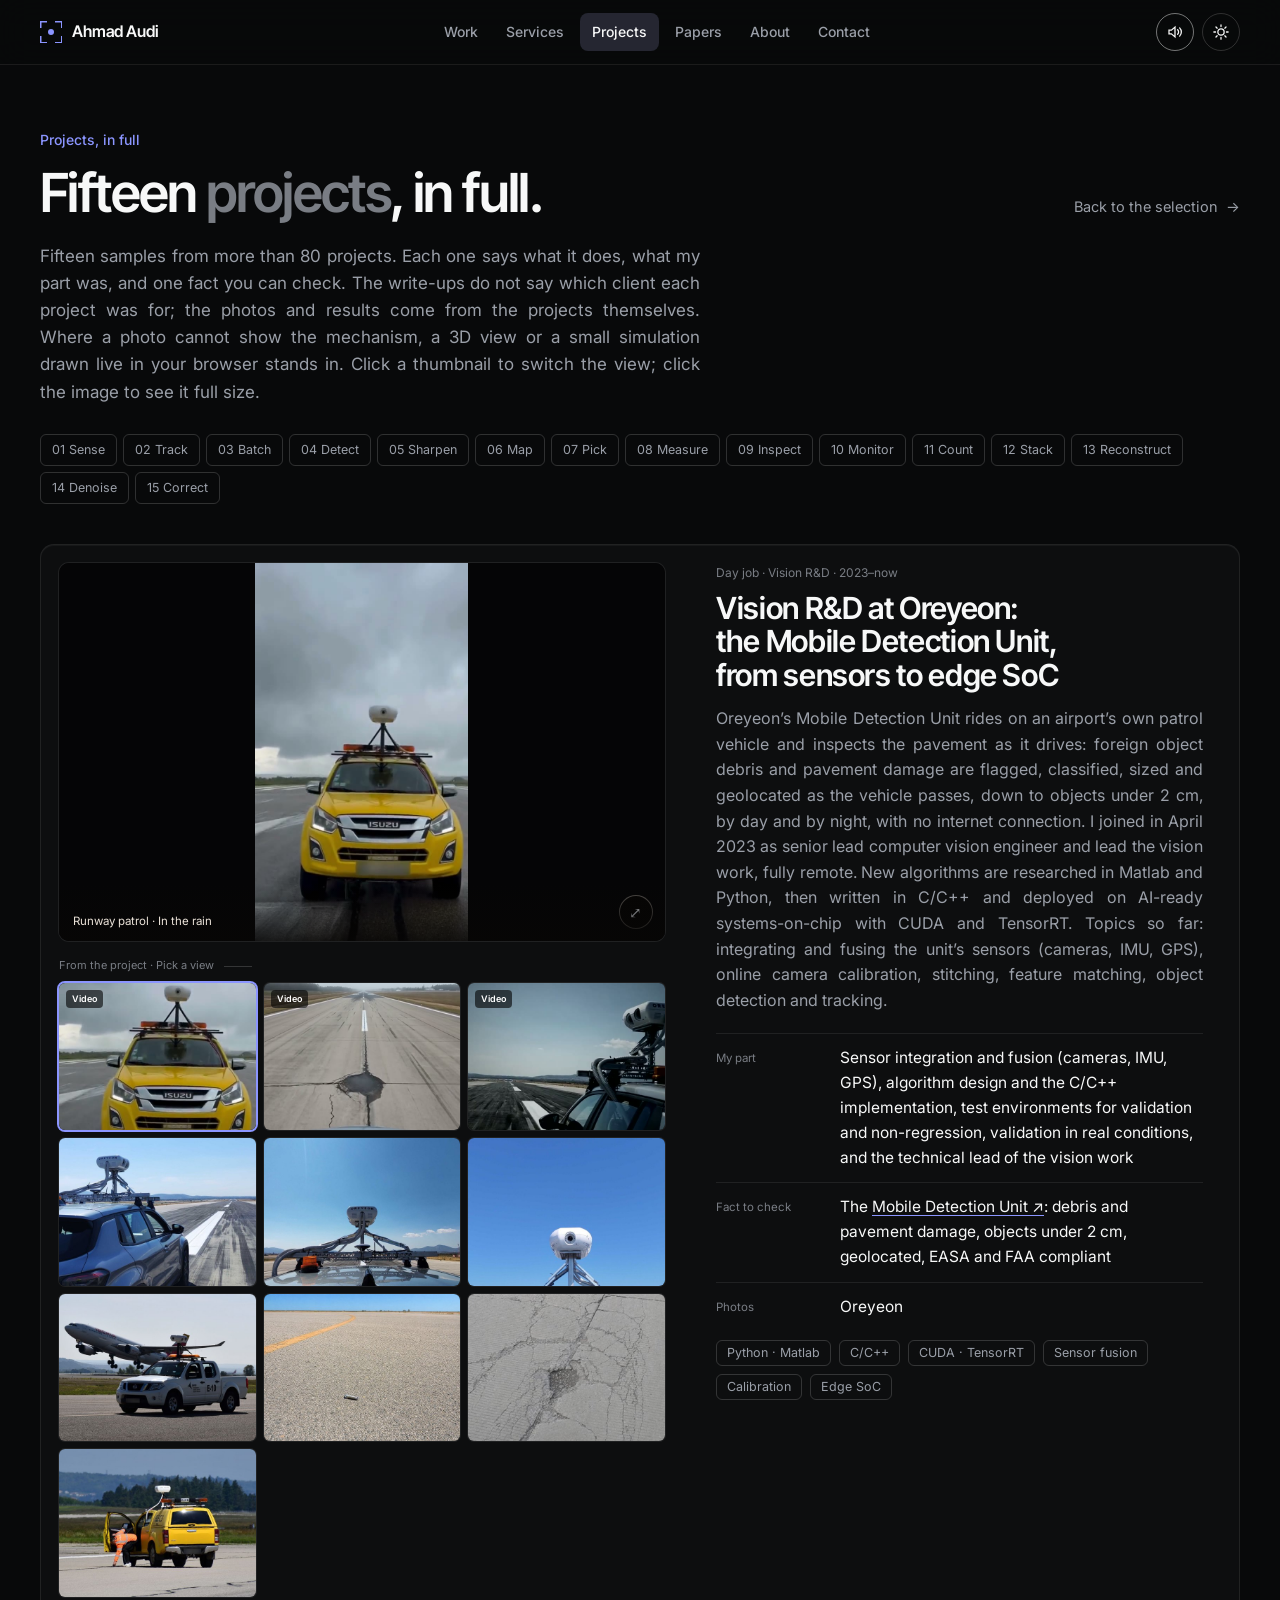
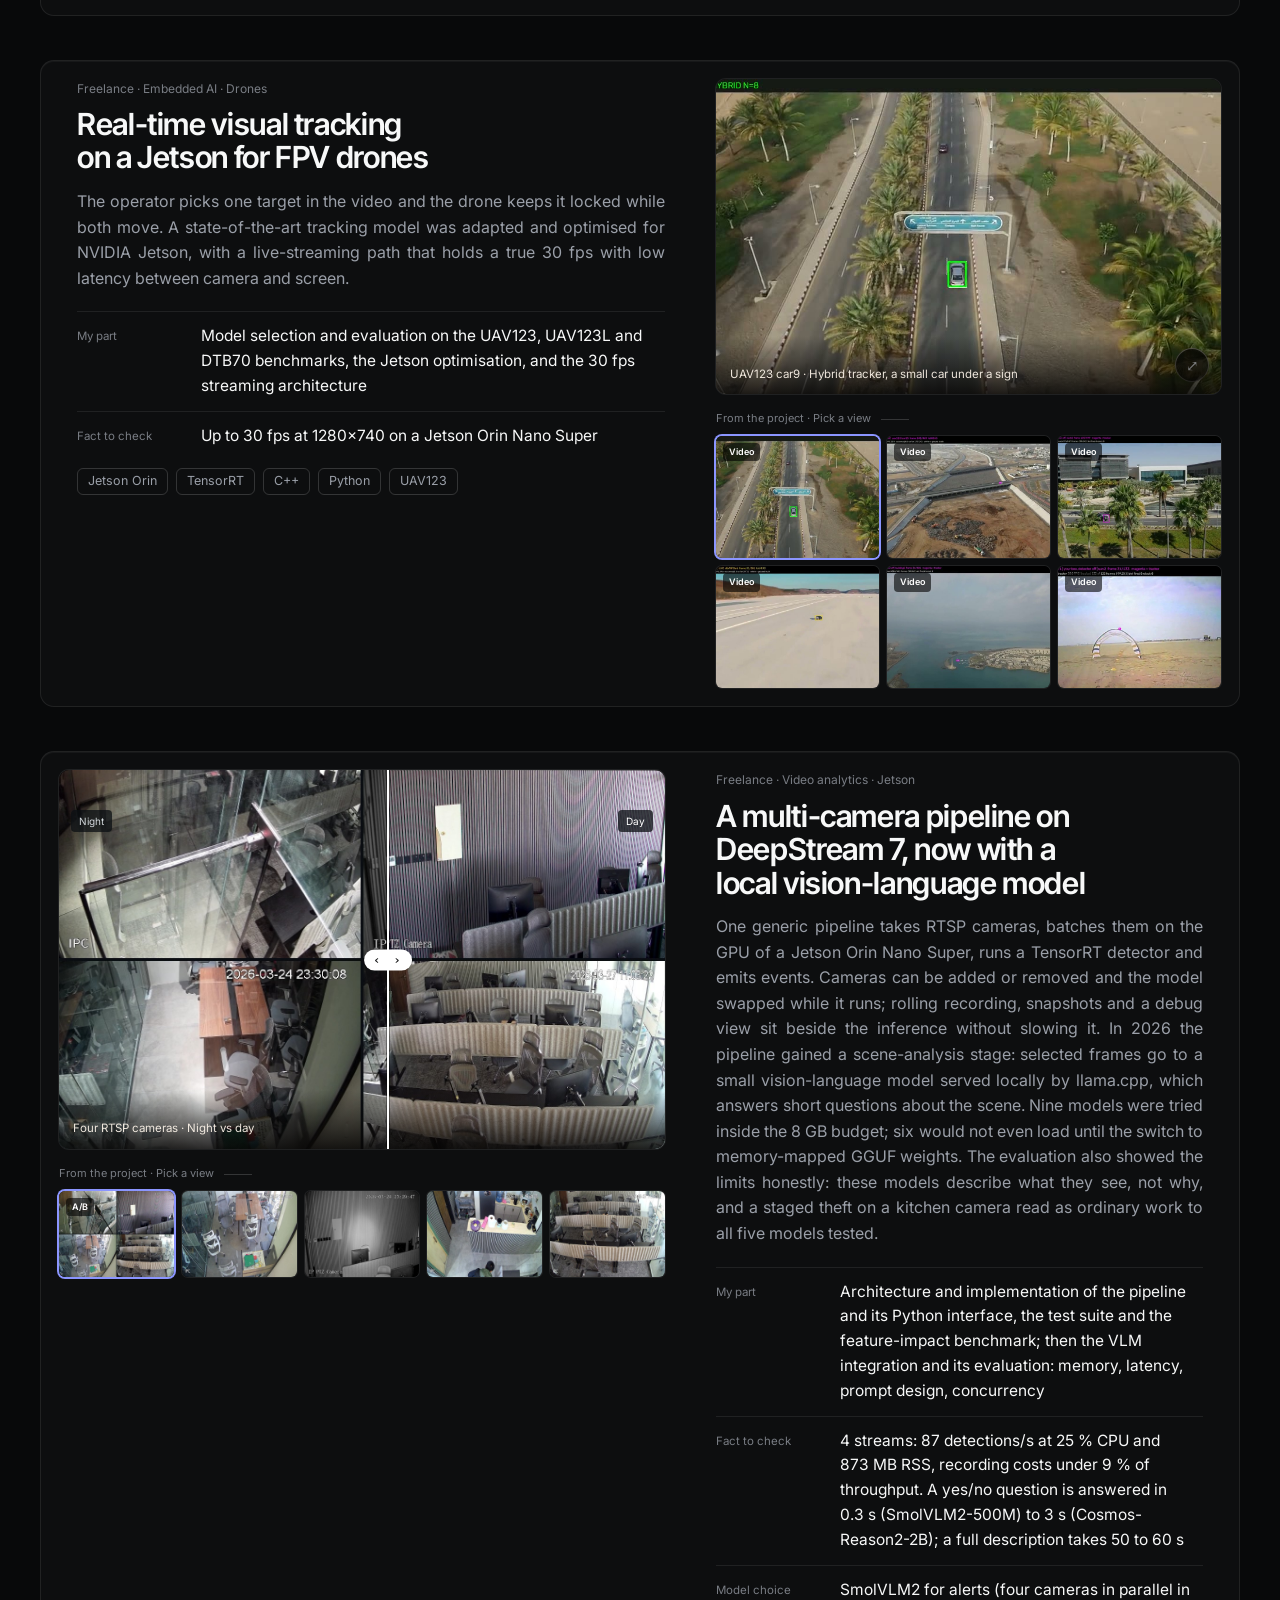
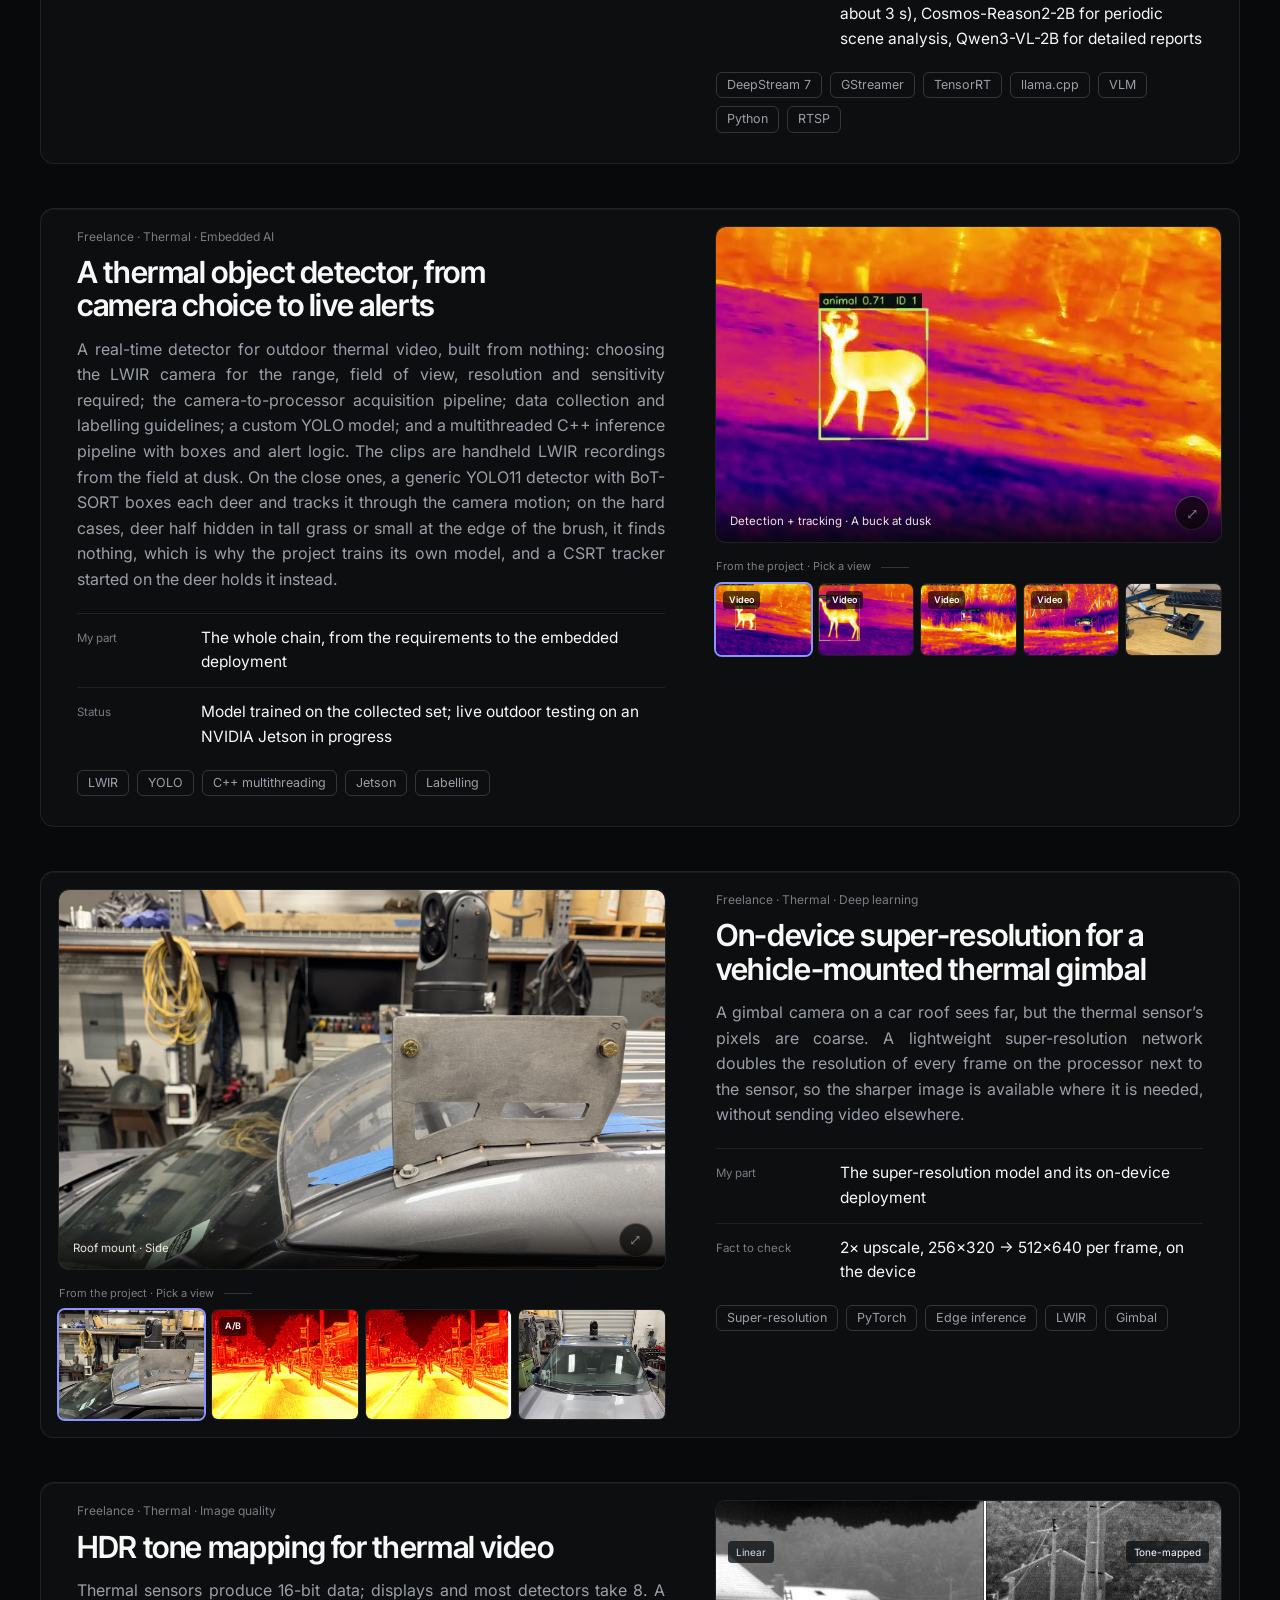
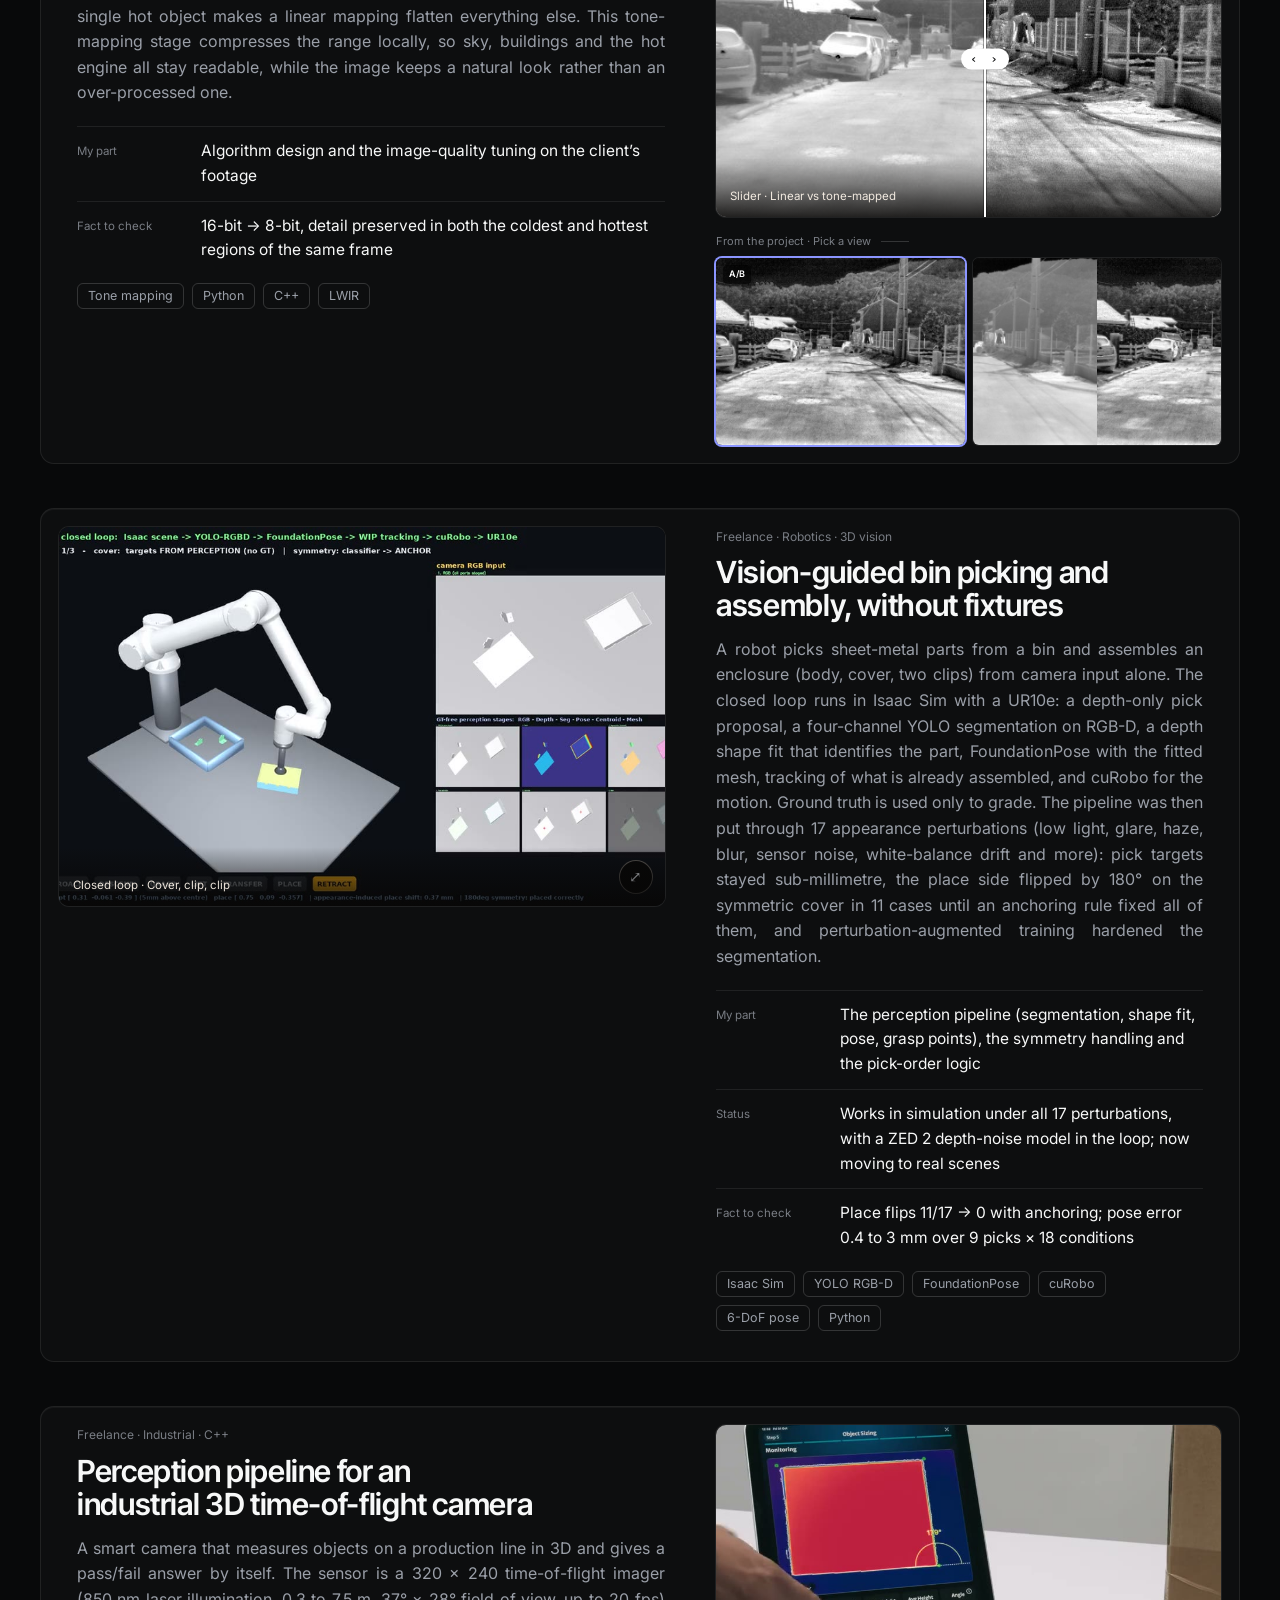
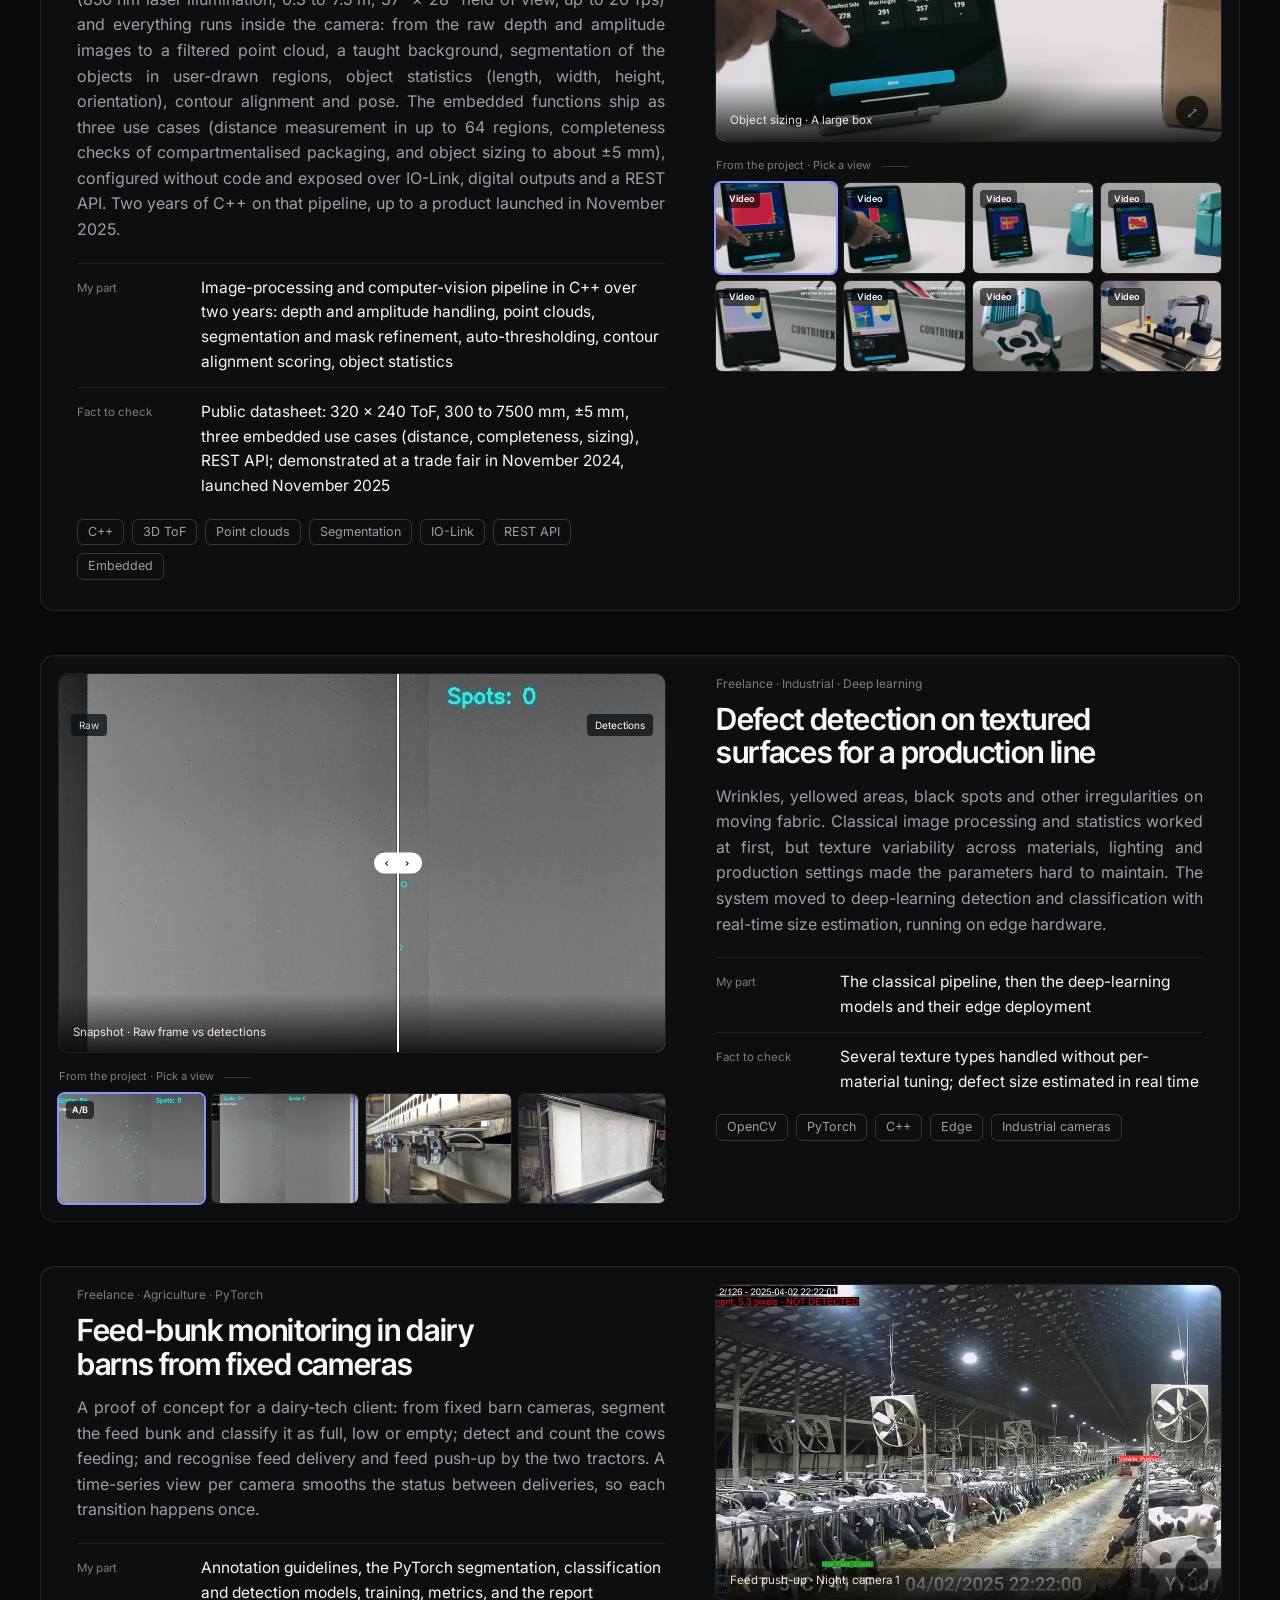
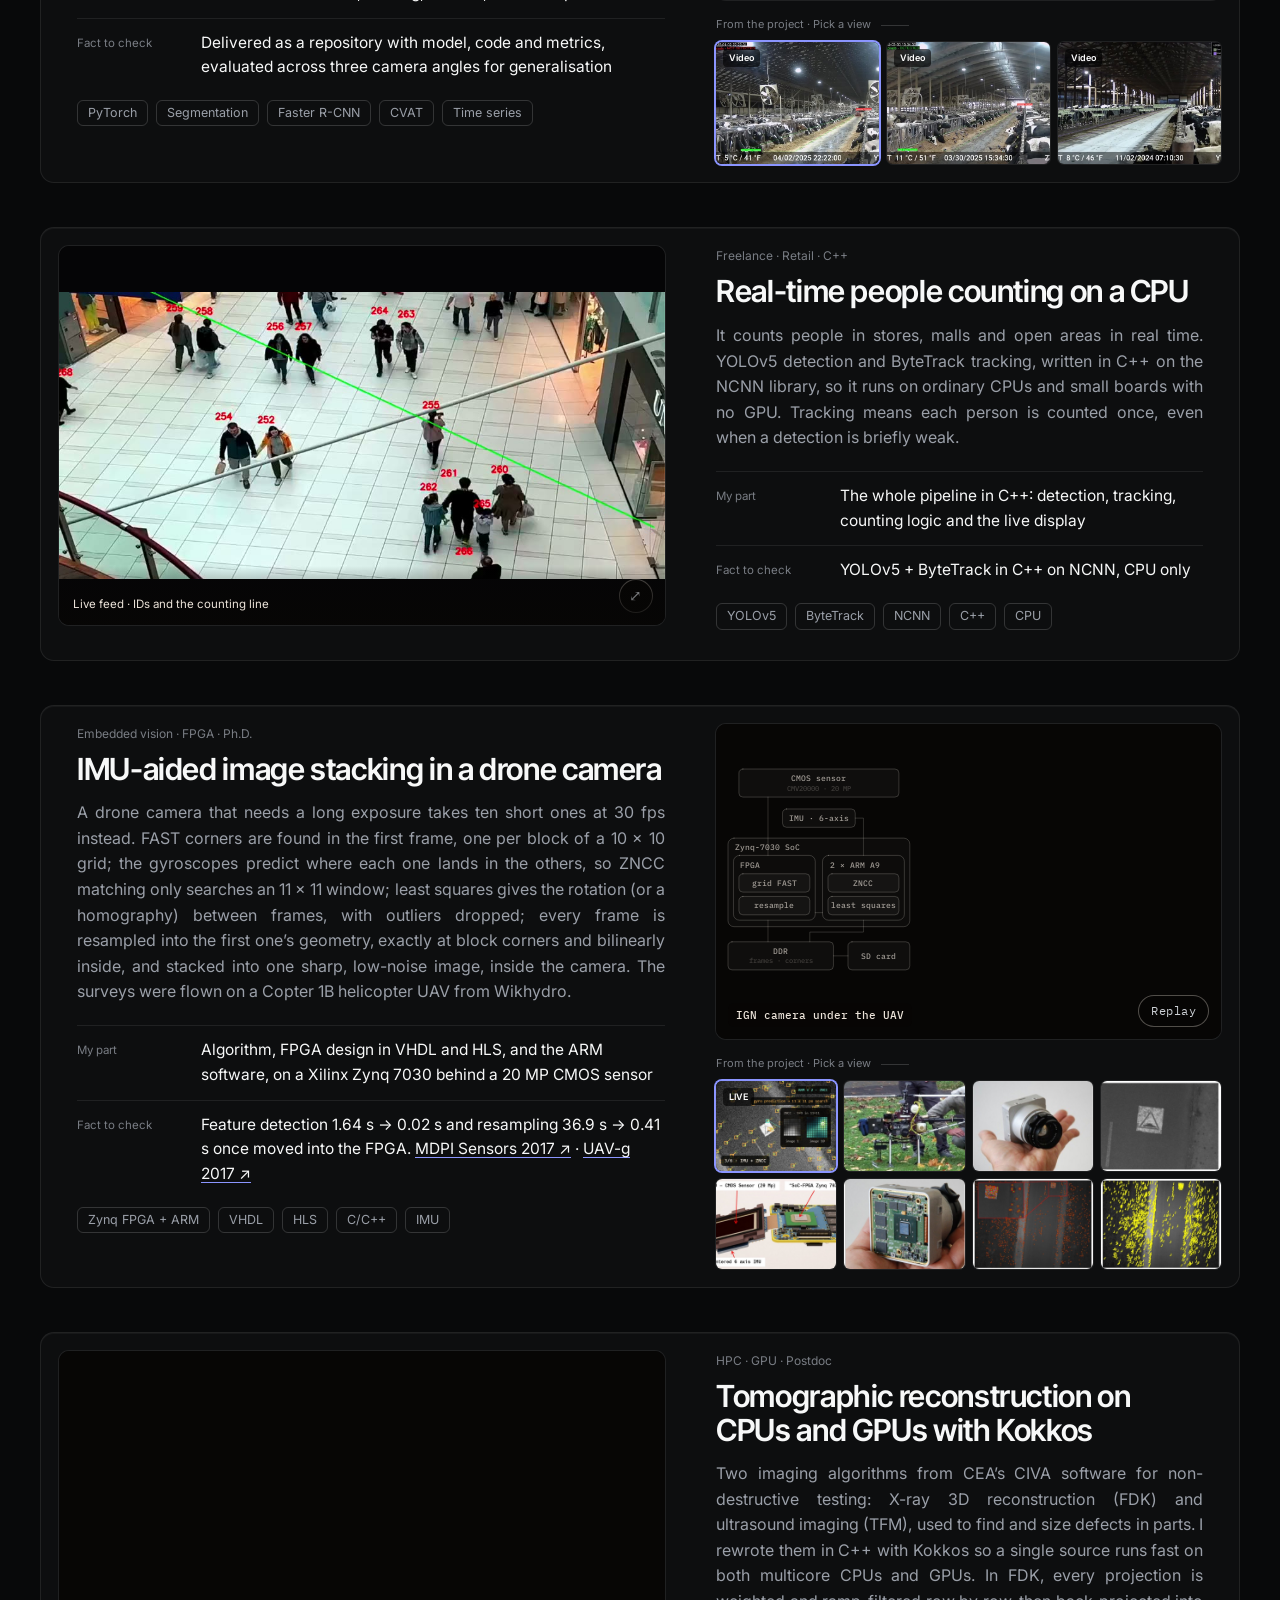
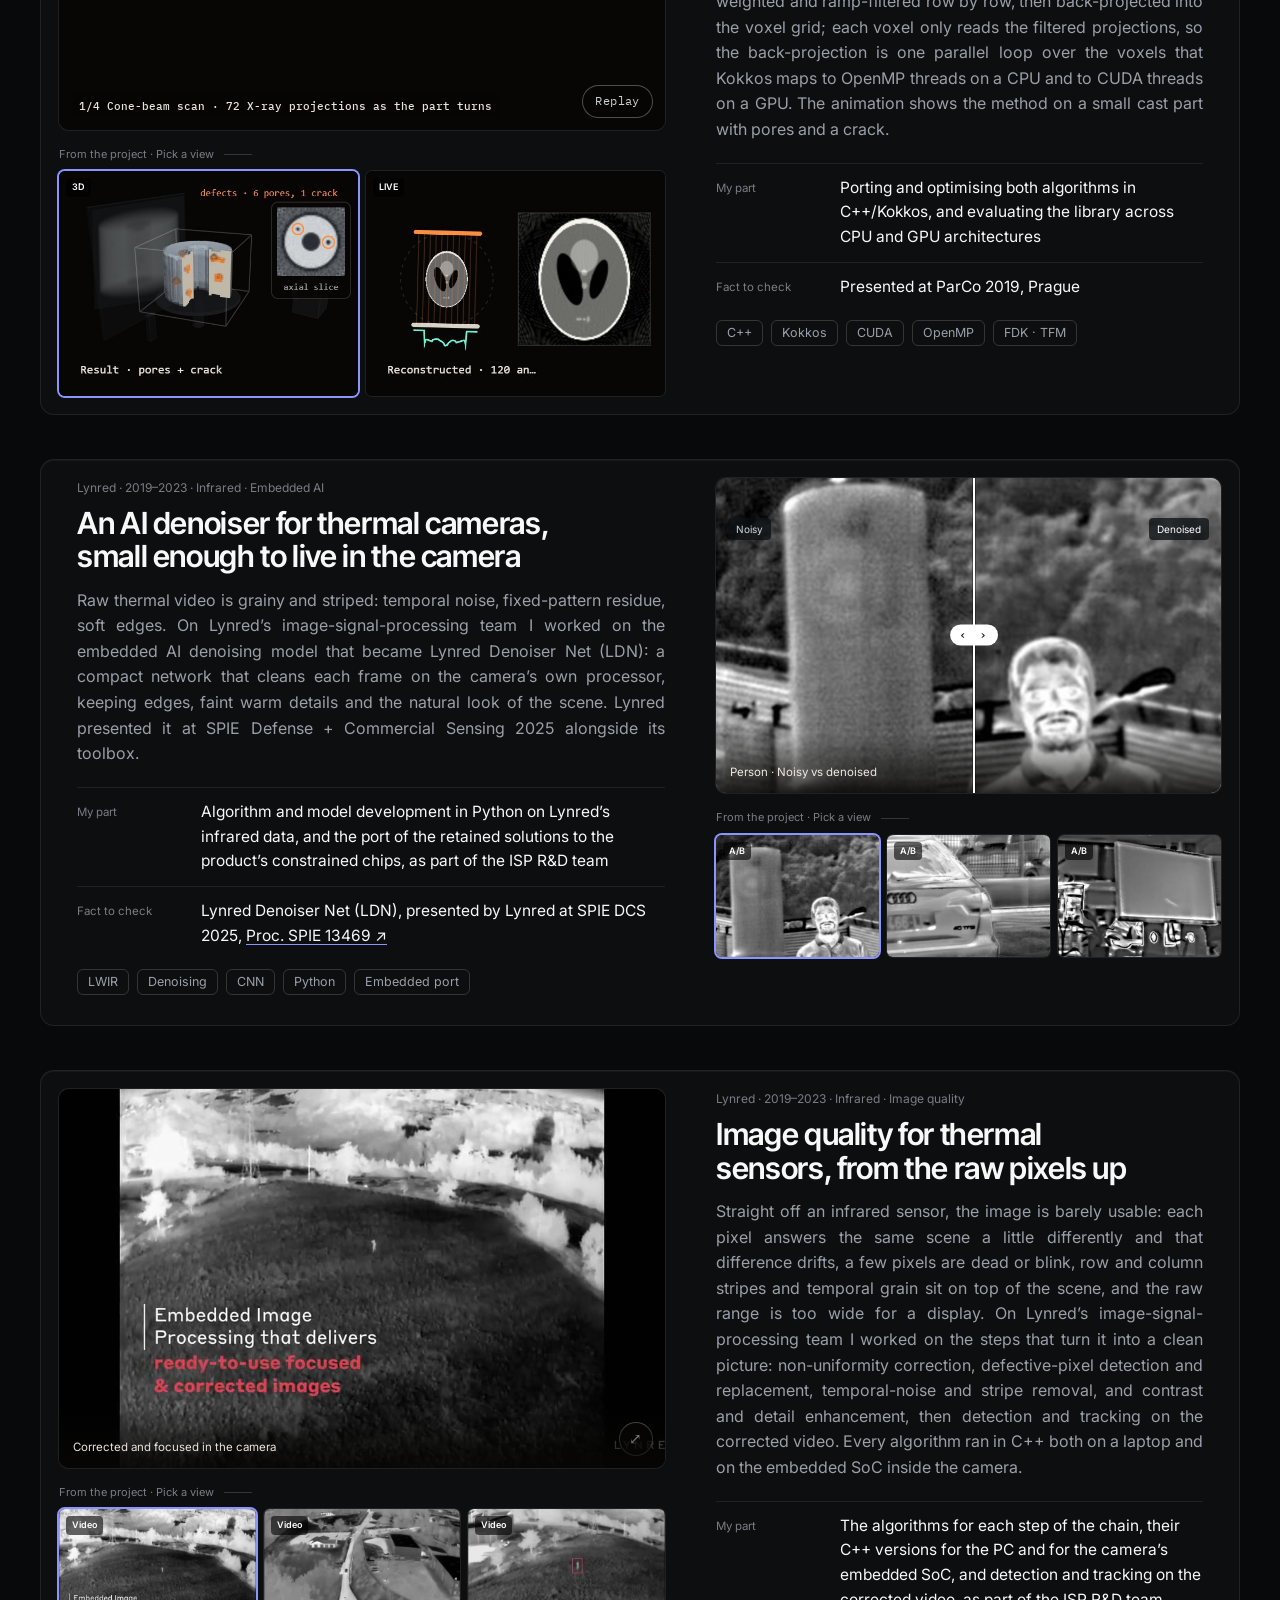
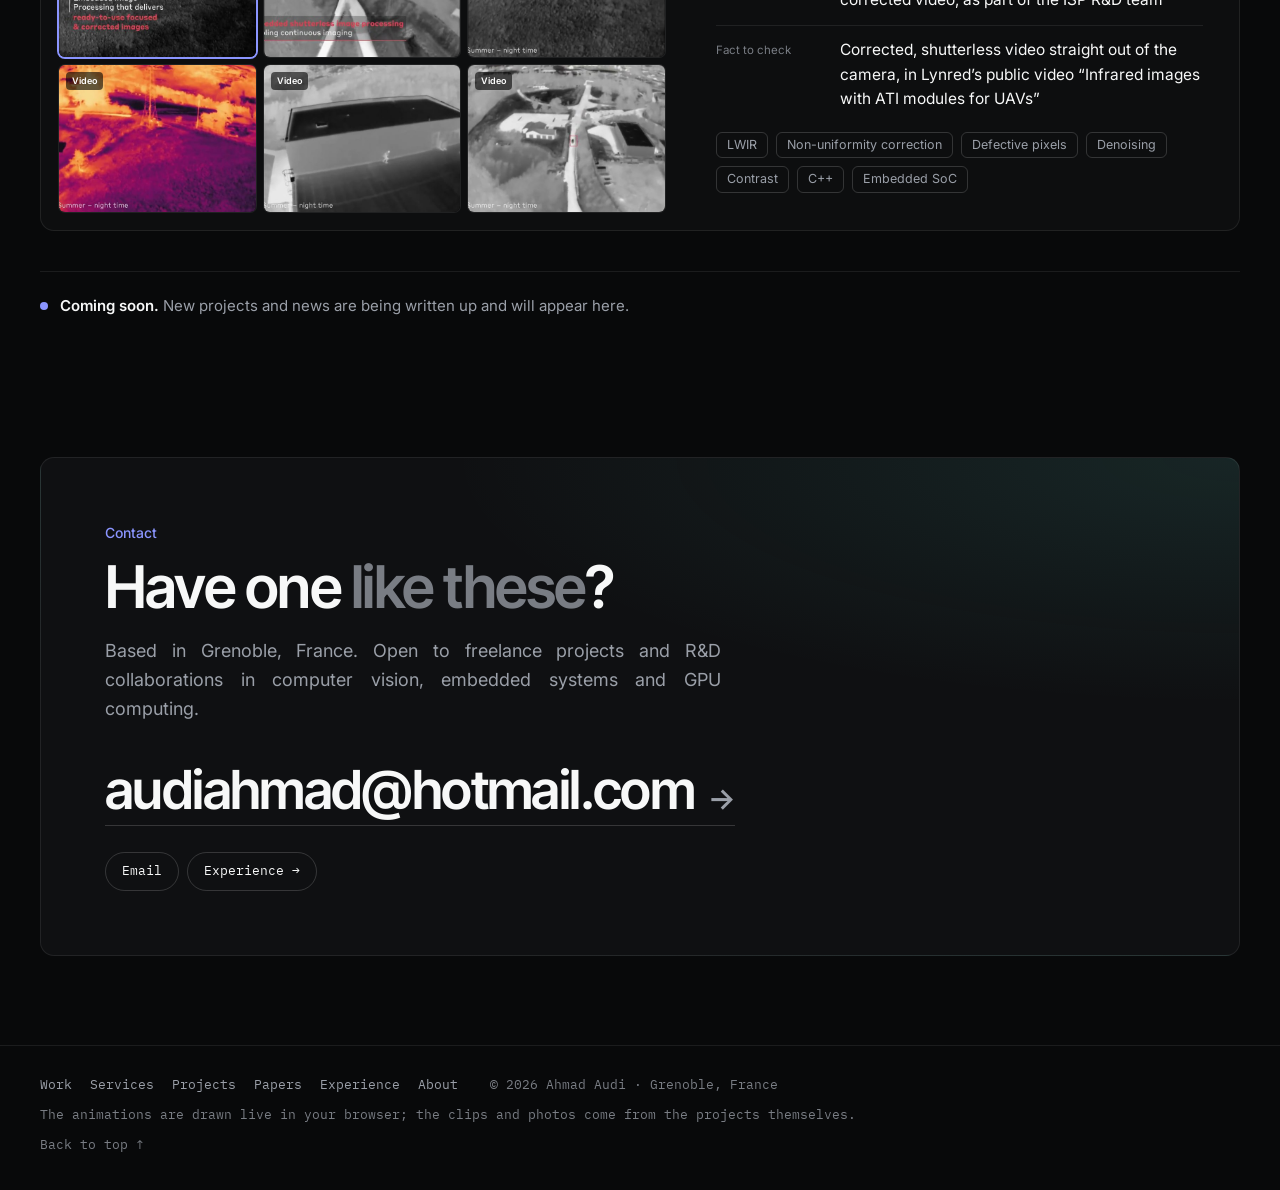
<file: projects.html>
<!doctype html>
<html lang="en" data-theme="dark" data-look="senior" data-palette="senior" data-layout="2" data-font="a" data-mono="plex" data-serif="off" data-hw="auto" data-scale="m" data-corners="soft" data-bg="plain" data-hero="wall" data-plist="rows" data-justify="on">
<head>
  <meta charset="utf-8">
  <meta name="viewport" content="width=device-width, initial-scale=1">
  <title>Projects — Ahmad Audi</title>
  <meta name="description" content="All fifteen projects by Ahmad Audi: freelance computer vision work, the Oreyeon role, the Lynred years, the Ph.D. and the postdoc, each with what it does, my part and one fact to check.">
  <meta name="author" content="Ahmad Audi">
  <meta name="theme-color" content="#0b0f13">

  <link rel="canonical" href="https://ahmadaudi.com/projects.html">
  <!-- Social preview (the site lives at ahmadaudi.com; assets/og-cover.png is a 1200×630 capture of the hero). -->
  <meta property="og:type" content="website">
  <meta property="og:title" content="Projects — Ahmad Audi">
  <meta property="og:description" content="Computer vision systems built end to end: cameras and data, classical and deep-learning algorithms, 3D, tracking, and the application around them, from servers to edge devices.">
  <meta property="og:image" content="https://ahmadaudi.com/assets/og-cover.png">
  <meta property="og:image:width" content="1200">
  <meta property="og:image:height" content="630">
  <meta property="og:url" content="https://ahmadaudi.com/projects.html">
  <meta name="twitter:card" content="summary_large_image">

  <link rel="icon" href="assets/favicon.svg" type="image/svg+xml">
  <link rel="preconnect" href="https://fonts.googleapis.com">
  <link rel="preconnect" href="https://fonts.gstatic.com" crossorigin>
  <link rel="stylesheet" href="https://fonts.googleapis.com/css2?family=Inter:wght@400..700&family=Inter+Tight:wght@500..700&family=IBM+Plex+Mono:wght@400;500;600&display=swap">
  <link rel="stylesheet" href="styles.css?v=1794740819">
  <link rel="stylesheet" href="styles-variants.css?v=1794740819">

  <script>
    // Restore the visitor's light/dark choice before first paint, so there is no flash.
    (function () {
      var root = document.documentElement;
      root.classList.add('js');
      try { var t = localStorage.getItem('site-theme'); if (t === 'light' || t === 'dark') root.setAttribute('data-theme', t); } catch (e) {}
    })();
  </script>

  <script type="application/ld+json">
  {
    "@context": "https://schema.org",
    "@type": "Person",
    "name": "Ahmad Audi",
    "jobTitle": "Senior Computer Vision & Embedded Engineer",
    "email": "mailto:audiahmad@hotmail.com",
    "address": { "@type": "PostalAddress", "addressLocality": "Grenoble", "addressCountry": "FR" },
    "alumniOf": ["Université Sorbonne Paris Nord (Paris 13)", "Polytech Paris", "Université de Montpellier"],
    "knowsAbout": ["Computer vision", "Embedded systems", "FPGA", "CUDA", "Infrared imaging", "High-performance computing"]
  }
  </script>
</head>
<body>
  <a class="skip-link" href="#main">Skip to content</a>

  <header class="site-header" id="siteHeader"><span id="top"></span>
    <div class="container header-inner">
      <a class="brand" href="index.html" aria-label="Ahmad Audi, back to top">
        <span class="brand-mark" aria-hidden="true"></span>
        <span class="brand-name">Ahmad Audi</span>
      </a>

      <nav class="site-nav" id="siteNav" aria-label="Main">
        <ul>
          <li><a href="index.html#work">Work</a></li>
          <li><a href="index.html#services">Services</a></li>
          <li><a href="projects.html" aria-current="page">Projects</a></li>
          <li><a href="index.html#papers">Papers</a></li>
          <li><a href="index.html#about">About</a></li>
          <li><a href="index.html#contact">Contact</a></li>
        </ul>
      </nav>

      <div class="header-actions">
        <button class="icon-btn theme-toggle" id="themeToggle" type="button" aria-label="Switch to light theme">
          <svg class="icon-sun" viewBox="0 0 24 24" aria-hidden="true"><circle cx="12" cy="12" r="4.2"/><path d="M12 2.5v2.2M12 19.3v2.2M2.5 12h2.2M19.3 12h2.2M5.3 5.3l1.6 1.6M17.1 17.1l1.6 1.6M5.3 18.7l1.6-1.6M17.1 6.9l1.6-1.6"/></svg>
          <svg class="icon-moon" viewBox="0 0 24 24" aria-hidden="true"><path d="M20 14.6A8.2 8.2 0 0 1 9.4 4a8.2 8.2 0 1 0 10.6 10.6z"/></svg>
        </button>
        <button class="menu-toggle" id="menuToggle" type="button" aria-expanded="false" aria-controls="siteNav">Menu</button>
      </div>
    </div>
  </header>

  <main id="main">

    <!-- All projects ------------------------------------------------------->
    <section class="section work page-work" id="work" aria-labelledby="workTitle">
      <div class="container">
        <p class="label"><span class="label-n">15</span>Projects, in full</p>
        <div class="section-head">
          <h1 class="section-title reveal wipe" id="workTitle">Fifteen <em>projects</em>, in full.</h1>
          <a class="link-arrow reveal" href="index.html#work">Back to the selection <span aria-hidden="true">→</span></a>
        </div>
        <p class="section-lede reveal">Fifteen samples from more than 80 projects. Each one says what it does, what my part was, and one fact you can check. The write-ups do not say which client each project was for; the photos and results come from the projects themselves. Where a photo cannot show the mechanism, a 3D view or a small simulation drawn live in your browser stands in. Click a thumbnail to switch the view; click the image to see it full size.</p>
        <ul class="jump reveal" aria-label="Jump to a project">
          <li><a href="#p1">01 Sense</a></li><li><a href="#p2">02 Track</a></li><li><a href="#p3">03 Batch</a></li><li><a href="#p4">04 Detect</a></li><li><a href="#p5">05 Sharpen</a></li><li><a href="#p6">06 Map</a></li><li><a href="#p7">07 Pick</a></li><li><a href="#p8">08 Measure</a></li><li><a href="#p9">09 Inspect</a></li><li><a href="#p10">10 Monitor</a></li><li><a href="#p11">11 Count</a></li><li><a href="#p12">12 Stack</a></li><li><a href="#p13">13 Reconstruct</a></li><li><a href="#p14">14 Denoise</a></li><li><a href="#p15">15 Correct</a></li>
        </ul>
        <h2 class="sr-only">The projects</h2>
        <div class="projects" data-stagger>
          <article class="project reveal" id="p1" aria-labelledby="p1Title">
            <div class="project-media slides" data-kind="img">
              <figure class="slide is-active" data-kind="video" data-fit="contain" data-short="Runway patrol · In the rain" data-cap="An airport patrol vehicle carrying the unit drives towards the camera on a wet runway: the inspection runs during the normal patrol, rain or not. Video: Oreyeon (oreyeon.com)."><video data-src="assets/video/mdu-real-patrol.mp4" data-poster="assets/img/projects/mdu-real-patrol-poster.jpg" muted loop playsinline preload="none" aria-label="Video: a yellow pickup with a white sensor pod on a tripod mount drives towards the camera on a wet runway under a grey sky"></video></figure>
              <figure class="slide" data-kind="video" data-short="Down the centreline · Cracks and a pothole" data-cap="A drive down a runway centreline, the kind of pavement the unit inspects: joints, cracks and finally a spalled hole pass underneath. Video: Oreyeon (oreyeon.com)."><video data-src="assets/video/mdu-pov-runway.mp4" data-poster="assets/img/projects/mdu-pov-runway-poster.jpg" muted loop playsinline preload="none" aria-label="Video: a low view driving down a runway centreline, cracks and a pothole passing underneath"></video></figure>
              <figure class="slide" data-kind="video" data-fit="contain" data-short="On the move · At speed down the runway" data-cap="The patrol vehicle at speed down the runway, the sensor pod and the amber beacon on its roof, the pavement streaking past. Video: Oreyeon (oreyeon.com)."><video data-src="assets/video/mdu-run-speed.mp4" data-poster="assets/img/projects/mdu-run-speed-poster.jpg" muted loop playsinline preload="none" aria-label="Video: the side of a car with a white sensor pod on its roof, driving fast along a runway"></video></figure>
              <figure class="slide" data-kind="img" data-full="assets/img/projects/mdu-ride-enters.jpg" data-short="The MDU on a patrol vehicle, entering the runway" data-cap="Oreyeon’s Mobile Detection Unit on a patrol vehicle at the start of an inspection route: it scans the pavement while the vehicle drives its usual patrol. Photo: Oreyeon."><img data-src="assets/img/projects/mdu-ride-enters.jpg" alt="A grey car with a roof-mounted sensor pod driving onto a runway" loading="lazy"></figure>
              <figure class="slide" data-kind="img" data-full="assets/img/projects/mdu-rig.jpg" data-short="The sensor pod on its roof rack" data-cap="The unit on the vehicle’s roof rack. Photo: Oreyeon."><img data-src="assets/img/projects/mdu-rig.jpg" alt="A white sensor pod on a metal frame bolted to a car roof, under a blue sky" loading="lazy"></figure>
              <figure class="slide" data-kind="img" data-fit="contain" data-full="assets/img/projects/mdu-pod.jpg" data-short="Sensor pod, head-on above the windscreen" data-cap="The sensor pod seen head-on, above the windscreen of the patrol vehicle. Photo: Oreyeon."><img data-src="assets/img/projects/mdu-pod.jpg" alt="Front view of a car with a white sensor pod raised above the windscreen" loading="lazy"></figure>
              <figure class="slide" data-kind="img" data-full="assets/img/projects/mdu-madrid.jpg" data-short="Madrid · Patrol vehicle, A330 taking off" data-cap="An airport patrol vehicle carrying the unit while an A330 takes off, in Spain. Photo: Oreyeon."><img data-src="assets/img/projects/mdu-madrid.jpg" alt="A white pickup with a roof sensor pod on an apron, an airliner taking off behind it" loading="lazy"></figure>
              <figure class="slide" data-kind="img" data-full="assets/img/projects/mdu-detected.jpg" data-short="What it looks for · Debris a few metres ahead" data-cap="Foreign object debris on a taxiway, the kind of object the unit flags, classifies, sizes and geolocates as the vehicle passes, down to objects under 2 cm. Photo: Oreyeon."><img data-src="assets/img/projects/mdu-detected.jpg" alt="A small metal fragment lying on sunlit taxiway pavement" loading="lazy"></figure>
              <figure class="slide" data-kind="img" data-full="assets/img/projects/mdu-pavement.jpg" data-short="Pavement damage · Cracks and spalling" data-cap="Cracked and spalled runway pavement, the second family of defects the unit reports. Photo: Oreyeon."><img data-src="assets/img/projects/mdu-pavement.jpg" alt="Close view of cracked runway concrete with a spalled hole" loading="lazy"></figure>
              <figure class="slide" data-kind="img" data-full="assets/img/projects/mdu-fod-retrieval.jpg" data-short="Lyon · Retrieving the debris" data-cap="A ground operator retrieving debris beside a Follow Me vehicle carrying the unit, in France. Photo: Oreyeon."><img data-src="assets/img/projects/mdu-fod-retrieval.jpg" alt="A worker in high-visibility clothing bending beside a yellow airport vehicle" loading="lazy"></figure>
              <span class="media-tag" aria-hidden="true">01 · Sense</span>
              <button class="media-open" type="button" aria-label="Open the image full size">⤢</button>
              <div class="slide-cap" aria-hidden="true"></div>
            </div>
            <div class="project-extra">
              <p class="extra-label">From the project · Pick a view</p>
              <ul class="shots">
                <li><button class="shot" type="button" data-slide="0" aria-pressed="true" aria-label="Show: Runway patrol · In the rain"><img src="assets/img/projects/mdu-real-patrol-thumb.jpg" alt="" loading="lazy" width="560" height="420"><span class="shot-badge" aria-hidden="true">Video</span><span class="shot-cap">Runway patrol · In the rain</span></button></li>
                <li><button class="shot" type="button" data-slide="1" aria-pressed="false" aria-label="Show: Down the centreline · Cracks and a pothole"><img src="assets/img/projects/mdu-pov-runway-thumb.jpg" alt="" loading="lazy" width="560" height="420"><span class="shot-badge" aria-hidden="true">Video</span><span class="shot-cap">Down the centreline · Cracks and a pothole</span></button></li>
                <li><button class="shot" type="button" data-slide="2" aria-pressed="false" aria-label="Show: On the move · At speed down the runway"><img src="assets/img/projects/mdu-run-speed-thumb.jpg" alt="" loading="lazy" width="560" height="420"><span class="shot-badge" aria-hidden="true">Video</span><span class="shot-cap">On the move · At speed down the runway</span></button></li>
                <li><button class="shot" type="button" data-slide="3" aria-pressed="false" aria-label="Show: The MDU on a patrol vehicle, entering the runway"><img src="assets/img/projects/mdu-ride-enters-thumb.jpg" alt="" loading="lazy" width="560" height="420"><span class="shot-cap">The MDU on a patrol vehicle, entering the runway</span></button></li>
                <li><button class="shot" type="button" data-slide="4" aria-pressed="false" aria-label="Show: The sensor pod on its roof rack"><img src="assets/img/projects/mdu-rig-thumb.jpg" alt="" loading="lazy" width="560" height="420"><span class="shot-cap">The sensor pod on its roof rack</span></button></li>
                <li><button class="shot" type="button" data-slide="5" aria-pressed="false" aria-label="Show: Sensor pod, head-on above the windscreen"><img src="assets/img/projects/mdu-pod-thumb.jpg" alt="" loading="lazy" width="560" height="420"><span class="shot-cap">Sensor pod, head-on above the windscreen</span></button></li>
                <li><button class="shot" type="button" data-slide="6" aria-pressed="false" aria-label="Show: Madrid · Patrol vehicle, A330 taking off"><img src="assets/img/projects/mdu-madrid-thumb.jpg" alt="" loading="lazy" width="560" height="420"><span class="shot-cap">Madrid · Patrol vehicle, A330 taking off</span></button></li>
                <li><button class="shot" type="button" data-slide="7" aria-pressed="false" aria-label="Show: What it looks for · Debris a few metres ahead"><img src="assets/img/projects/mdu-detected-thumb.jpg" alt="" loading="lazy" width="560" height="420"><span class="shot-cap">What it looks for · Debris a few metres ahead</span></button></li>
                <li><button class="shot" type="button" data-slide="8" aria-pressed="false" aria-label="Show: Pavement damage · Cracks and spalling"><img src="assets/img/projects/mdu-pavement-thumb.jpg" alt="" loading="lazy" width="560" height="420"><span class="shot-cap">Pavement damage · Cracks and spalling</span></button></li>
                <li><button class="shot" type="button" data-slide="9" aria-pressed="false" aria-label="Show: Lyon · Retrieving the debris"><img src="assets/img/projects/mdu-fod-retrieval-thumb.jpg" alt="" loading="lazy" width="560" height="420"><span class="shot-cap">Lyon · Retrieving the debris</span></button></li>
              </ul>
            </div>
            <div class="project-body">
              <p class="project-tags">Day job · Vision R&amp;D · 2023–now</p>
              <h3 id="p1Title">Vision R&amp;D at Oreyeon: the Mobile Detection Unit, from sensors to edge SoC</h3>
              <p>Oreyeon’s Mobile Detection Unit rides on an airport’s own patrol vehicle and inspects the pavement as it drives: foreign object debris and pavement damage are flagged, classified, sized and geolocated as the vehicle passes, down to objects under 2&nbsp;cm, by day and by night, with no internet connection. I joined in April 2023 as senior lead computer vision engineer and lead the vision work, fully remote. New algorithms are researched in Matlab and Python, then written in C/C++ and deployed on AI-ready systems-on-chip with CUDA and TensorRT. Topics so far: integrating and fusing the unit’s sensors (cameras, IMU, GPS), online camera calibration, stitching, feature matching, object detection and tracking.</p>
              <dl class="project-facts">
                <div><dt>My part</dt><dd>Sensor integration and fusion (cameras, IMU, GPS), algorithm design and the C/C++ implementation, test environments for validation and non-regression, validation in real conditions, and the technical lead of the vision work</dd></div>
                <div><dt>Fact to check</dt><dd>The <a href="https://www.oreyeon.com/solutions/airports/mobile-detection-unit" target="_blank" rel="noopener">Mobile Detection Unit <span aria-hidden="true">↗</span></a>: debris and pavement damage, objects under 2&nbsp;cm, geolocated, EASA and FAA compliant</dd></div>
                <div><dt>Photos</dt><dd>Oreyeon</dd></div>
              </dl>
              <ul class="chips chips-sm"><li>Python · Matlab</li><li>C/C++</li><li>CUDA · TensorRT</li><li>Sensor fusion</li><li>Calibration</li><li>Edge SoC</li></ul>
            </div>
          </article>

          <article class="project reveal" id="p2" aria-labelledby="p2Title">
            <div class="project-media slides" data-kind="img">
              <figure class="slide is-active" data-kind="video" data-short="UAV123 car9 · Hybrid tracker, a small car under a sign" data-cap="UAV123 car9, a public drone benchmark, run with the hybrid tracker: a fast tracker on every frame, re-anchored by a stronger model when its confidence drops. The small car passes under an overhead sign, the label reads RE-ANCHOR as the box is re-centred, and the track holds past the sign and another car. On this sequence the hybrid scores 0.76 success, against 0.37 for the fast tracker alone."><video data-src="assets/video/fpv-uav123-car9.mp4" data-poster="assets/img/projects/fpv-uav123-car9-poster.jpg" muted loop playsinline preload="none" aria-label="Video: an aerial view of a palm-lined road, a small green box following one car under an overhead sign"></video></figure>
              <figure class="slide" data-kind="video" data-short="UAV123 car15 · A car a few pixels wide" data-cap="UAV123 car15, filmed from high above a highway: the target is a car a few pixels wide crossing the bridge. The evaluation tool’s live readout: EfficientTAM-tiny at 640 px running at 22.9 fps, the IoU against the ground truth (white) frame by frame, and a sequence AUC of 0.611."><video data-src="assets/video/fpv-uav123-car15.mp4" data-poster="assets/img/projects/fpv-uav123-car15-poster.jpg" muted loop playsinline preload="none" aria-label="Video: a wide aerial view of a highway bridge over a construction site, a tiny magenta box on a car crossing the bridge"></video></figure>
              <figure class="slide" data-kind="video" data-short="UAV123 car12 · Held past palms and buildings" data-cap="UAV123 car12: one box drawn by the operator, detector switched off. The camera pans across palms, buildings and the waterfront while the tracker stays on the small car; its readout counts 497 of 499 frames tracked at 29.9 fps."><video data-src="assets/video/fpv-uav123-car12.mp4" data-poster="assets/img/projects/fpv-uav123-car12-poster.jpg" muted loop playsinline preload="none" aria-label="Video: an aerial pan over palm trees, office buildings and a waterfront road, a small magenta box on one car"></video></figure>
              <figure class="slide" data-kind="video" data-short="Benchmark · DTB70 Car6, frozen lake" data-cap="The evaluation tool on DTB70 Car6, a public drone benchmark: yellow is the tracker, white is the ground truth. The readout prints the live frame rate (29.6 fps), the IoU per frame and the success rate so far; sequence AUC 0.73."><video data-src="assets/video/fpv-dtb70-car6.mp4" data-poster="assets/img/projects/fpv-dtb70-car6-poster.jpg" muted loop playsinline preload="none" aria-label="Video: a car driving on a frozen lake seen from a drone, a yellow tracking box around it and evaluation text at the top"></video></figure>
              <figure class="slide" data-kind="video" data-short="UAV123 · A boat a few pixels wide" data-cap="The hard regime: a boat a few pixels wide beside a lighthouse, tracked from one operator box with the detector switched off. 480 of 481 frames held at 30 fps."><video data-src="assets/video/fpv-uav123-boat.mp4" data-poster="assets/img/projects/fpv-uav123-boat-poster.jpg" muted loop playsinline preload="none" aria-label="Video: aerial view of a bay with a lighthouse and marina, a tiny magenta tracking box on a boat"></video></figure>
              <figure class="slide" data-kind="video" data-fit="contain" data-short="UAV123 · Tracking another drone" data-cap="Tracking a flying drone against sky and beach from a single box, detector off: 132 of 133 frames held at 30 fps."><video data-src="assets/video/fpv-uav123-uav.mp4" data-poster="assets/img/projects/fpv-uav123-uav-poster.jpg" muted loop playsinline preload="none" aria-label="Video: a beach seen from a low camera, a small magenta tracking box on a drone in the sky"></video></figure>
              <span class="media-tag" aria-hidden="true">02 · Track</span>
              <button class="media-open" type="button" aria-label="Open the image full size">⤢</button>
              <div class="slide-cap" aria-hidden="true"></div>
            </div>
            <div class="project-extra">
              <p class="extra-label">From the project · Pick a view</p>
              <ul class="shots">
                <li><button class="shot" type="button" data-slide="0" aria-pressed="true" aria-label="Show: UAV123 car9 · Hybrid tracker, a small car under a sign"><img src="assets/img/projects/fpv-uav123-car9-thumb.jpg" alt="" loading="lazy" width="560" height="420"><span class="shot-badge" aria-hidden="true">Video</span><span class="shot-cap">UAV123 car9 · Hybrid tracker, a small car under a sign</span></button></li>
                <li><button class="shot" type="button" data-slide="1" aria-pressed="false" aria-label="Show: UAV123 car15 · A car a few pixels wide"><img src="assets/img/projects/fpv-uav123-car15-thumb.jpg" alt="" loading="lazy" width="560" height="420"><span class="shot-badge" aria-hidden="true">Video</span><span class="shot-cap">UAV123 car15 · A car a few pixels wide</span></button></li>
                <li><button class="shot" type="button" data-slide="2" aria-pressed="false" aria-label="Show: UAV123 car12 · Held past palms and buildings"><img src="assets/img/projects/fpv-uav123-car12-thumb.jpg" alt="" loading="lazy" width="560" height="420"><span class="shot-badge" aria-hidden="true">Video</span><span class="shot-cap">UAV123 car12 · Held past palms and buildings</span></button></li>
                <li><button class="shot" type="button" data-slide="3" aria-pressed="false" aria-label="Show: Benchmark · DTB70 Car6, frozen lake"><img src="assets/img/projects/fpv-dtb70-car6-thumb.jpg" alt="" loading="lazy" width="560" height="420"><span class="shot-badge" aria-hidden="true">Video</span><span class="shot-cap">Benchmark · DTB70 Car6, frozen lake</span></button></li>
                <li><button class="shot" type="button" data-slide="4" aria-pressed="false" aria-label="Show: UAV123 · A boat a few pixels wide"><img src="assets/img/projects/fpv-uav123-boat-thumb.jpg" alt="" loading="lazy" width="560" height="420"><span class="shot-badge" aria-hidden="true">Video</span><span class="shot-cap">UAV123 · A boat a few pixels wide</span></button></li>
                <li><button class="shot" type="button" data-slide="5" aria-pressed="false" aria-label="Show: UAV123 · Tracking another drone"><img src="assets/img/projects/fpv-uav123-uav-thumb.jpg" alt="" loading="lazy" width="560" height="420"><span class="shot-badge" aria-hidden="true">Video</span><span class="shot-cap">UAV123 · Tracking another drone</span></button></li>
              </ul>
            </div>
            <div class="project-body">
              <p class="project-tags">Freelance · Embedded AI · Drones</p>
              <h3 id="p2Title">Real-time visual tracking on a Jetson for FPV drones</h3>
              <p>The operator picks one target in the video and the drone keeps it locked while both move. A state-of-the-art tracking model was adapted and optimised for NVIDIA Jetson, with a live-streaming path that holds a true 30 fps with low latency between camera and screen.</p>
              <dl class="project-facts">
                <div><dt>My part</dt><dd>Model selection and evaluation on the UAV123, UAV123L and DTB70 benchmarks, the Jetson optimisation, and the 30 fps streaming architecture</dd></div>
                <div><dt>Fact to check</dt><dd>Up to 30 fps at 1280×740 on a Jetson Orin Nano Super</dd></div>
              </dl>
              <ul class="chips chips-sm"><li>Jetson Orin</li><li>TensorRT</li><li>C++</li><li>Python</li><li>UAV123</li></ul>
            </div>
          </article>

          <article class="project reveal" id="p3" aria-labelledby="p3Title">
            <div class="project-media slides" data-kind="img">
              <figure class="slide is-active" data-kind="compare" data-short="Four RTSP cameras · Night vs day" data-cap="The four office cameras the pipeline reads over RTSP, as captured for the VLM evaluation: 24 March 2026 around 23:25 in infrared and 27 March at 11:03 in daylight. Each frame was described by every model, on the Jetson."><div class="compare" data-before="Night" data-after="Day" data-auto role="img" aria-label="Four camera views of an office in a grid, infrared on one side of a divider and daylight on the other"><img class="cmp-a" src="assets/img/projects/vlm-wall-night.jpg" alt="" loading="lazy"><img class="cmp-b" src="assets/img/projects/vlm-wall-day.jpg" alt="" loading="lazy"><input class="cmp-range" type="range" min="0" max="100" value="50" aria-label="Reveal the processed image"></div></figure>
              <figure class="slide" data-kind="img" data-full="assets/img/projects/vlm-cam3-1320.jpg" data-short="Cam-03 · Qwen3-VL-2B reads the book title and the time" data-cap="Prompt: “Describe everything you see in detail.” Qwen3-VL-2B (67 s) reads the book title “VALUE DESIGN” and the burnt-in timestamp 2026-03-27 13:20:53. Cosmos-Reason2-2B (44 s) is less detailed; SmolVLM2-500M (3 s) invents a balcony and a plastic bag."><img data-src="assets/img/projects/vlm-cam3-1320.jpg" alt="Surveillance view of a meeting room with a wooden table, mesh chairs and books on a side table" loading="lazy"></figure>
              <figure class="slide" data-kind="img" data-full="assets/img/projects/vlm-cam2-night.jpg" data-short="Cam-02 at night · BLIP sees “a bathroom with a toilet”" data-cap="The PTZ camera in infrared at 23:29:47. BLIP (0.5 s): “a photo of a bathroom with a toilet and a mirror”. Cosmos-Reason2-2B: “a black-and-white still frame from an indoor surveillance camera, displaying an office environment”. Why the small captioners were dropped."><img data-src="assets/img/projects/vlm-cam2-night.jpg" alt="Black-and-white infrared view of a room with a striped wall, a door and two monitors" loading="lazy"></figure>
              <figure class="slide" data-kind="img" data-full="assets/img/projects/vlm-cam5-enter.jpg" data-short="Cam-05 · “a person enters from the bottom left at 16:24:24”" data-cap="Action recognition on 10 frames over 30 s from the kitchen camera. Qwen3-VL-2B (63 s): “A person enters the frame from the bottom left at 16:24:24, and they are seen bending down … then moves out of the frame.” The person is only seen from above."><img data-src="assets/img/projects/vlm-cam5-enter.jpg" alt="Top-down view of a kitchen counter; a person seen from above enters at the bottom" loading="lazy"></figure>
              <figure class="slide" data-kind="img" data-full="assets/img/projects/vlm-cam4-day.jpg" data-short="Cam-04 · Cosmos-Reason2-2B, the model kept for scene analysis" data-cap="Open office at 11:03. Cosmos-Reason2-2B: “Modern office space with desks in a row, each equipped with a computer monitor, keyboard, and mouse … Six gray ergonomic chairs with mesh backrests.” The report recommends it for periodic scene analysis."><img data-src="assets/img/projects/vlm-cam4-day.jpg" alt="High-angle view of an open office with rows of desks, monitors and mesh chairs" loading="lazy"></figure>
              <span class="media-tag" aria-hidden="true">03 · Batch</span>
              <button class="media-open" type="button" aria-label="Open the image full size">⤢</button>
              <div class="slide-cap" aria-hidden="true"></div>
            </div>
            <div class="project-extra">
              <p class="extra-label">From the project · Pick a view</p>
              <ul class="shots shots-5">
                <li><button class="shot" type="button" data-slide="0" aria-pressed="true" aria-label="Show: Four RTSP cameras · Night vs day"><img src="assets/img/projects/vlm-wall-day-thumb.jpg" alt="" loading="lazy" width="560" height="420"><span class="shot-badge" aria-hidden="true">A/B</span><span class="shot-cap">Four RTSP cameras · Night vs day</span></button></li>
                <li><button class="shot" type="button" data-slide="1" aria-pressed="false" aria-label="Show: Cam-03 · Qwen3-VL-2B reads the book title and the time"><img src="assets/img/projects/vlm-cam3-1320-thumb.jpg" alt="" loading="lazy" width="560" height="420"><span class="shot-cap">Cam-03 · Qwen3-VL-2B reads the book title and the time</span></button></li>
                <li><button class="shot" type="button" data-slide="2" aria-pressed="false" aria-label="Show: Cam-02 at night · BLIP sees “a bathroom with a toilet”"><img src="assets/img/projects/vlm-cam2-night-thumb.jpg" alt="" loading="lazy" width="560" height="420"><span class="shot-cap">Cam-02 at night · BLIP sees “a bathroom with a toilet”</span></button></li>
                <li><button class="shot" type="button" data-slide="3" aria-pressed="false" aria-label="Show: Cam-05 · “a person enters from the bottom left at 16:24:24”"><img src="assets/img/projects/vlm-cam5-enter-thumb.jpg" alt="" loading="lazy" width="560" height="420"><span class="shot-cap">Cam-05 · “a person enters from the bottom left at 16:24:24”</span></button></li>
                <li><button class="shot" type="button" data-slide="4" aria-pressed="false" aria-label="Show: Cam-04 · Cosmos-Reason2-2B, the model kept for scene analysis"><img src="assets/img/projects/vlm-cam4-day-thumb.jpg" alt="" loading="lazy" width="560" height="420"><span class="shot-cap">Cam-04 · Cosmos-Reason2-2B, the model kept for scene analysis</span></button></li>
              </ul>
            </div>
            <div class="project-body">
              <p class="project-tags">Freelance · Video analytics · Jetson</p>
              <h3 id="p3Title">A multi-camera pipeline on DeepStream 7, now with a local vision-language model</h3>
              <p>One generic pipeline takes RTSP cameras, batches them on the GPU of a Jetson Orin Nano Super, runs a TensorRT detector and emits events. Cameras can be added or removed and the model swapped while it runs; rolling recording, snapshots and a debug view sit beside the inference without slowing it. In 2026 the pipeline gained a scene-analysis stage: selected frames go to a small vision-language model served locally by llama.cpp, which answers short questions about the scene. Nine models were tried inside the 8&nbsp;GB budget; six would not even load until the switch to memory-mapped GGUF weights. The evaluation also showed the limits honestly: these models describe what they see, not why, and a staged theft on a kitchen camera read as ordinary work to all five models tested.</p>
              <dl class="project-facts">
                <div><dt>My part</dt><dd>Architecture and implementation of the pipeline and its Python interface, the test suite and the feature-impact benchmark; then the VLM integration and its evaluation: memory, latency, prompt design, concurrency</dd></div>
                <div><dt>Fact to check</dt><dd>4 streams: 87 detections/s at 25&nbsp;% CPU and 873&nbsp;MB RSS, recording costs under 9&nbsp;% of throughput. A yes/no question is answered in 0.3&nbsp;s (SmolVLM2-500M) to 3&nbsp;s (Cosmos-Reason2-2B); a full description takes 50 to 60&nbsp;s</dd></div>
                <div><dt>Model choice</dt><dd>SmolVLM2 for alerts (four cameras in parallel in about 3&nbsp;s), Cosmos-Reason2-2B for periodic scene analysis, Qwen3-VL-2B for detailed reports</dd></div>
              </dl>
              <ul class="chips chips-sm"><li>DeepStream 7</li><li>GStreamer</li><li>TensorRT</li><li>llama.cpp</li><li>VLM</li><li>Python</li><li>RTSP</li></ul>
            </div>
          </article>

          <article class="project reveal" id="p4" aria-labelledby="p4Title">
            <div class="project-media slides" data-kind="img">
              <figure class="slide is-active" data-kind="video" data-short="Detection + tracking · A buck at dusk" data-cap="Handheld LWIR footage from the field at 8 pm on 27 August 2026, in the Ironbow palette, with a YOLO11 detector (generic COCO weights, any animal class) and BoT-SORT running on every frame: the buck keeps ID 1 while the camera moves, and the doe that walks in gets her own track."><video data-src="assets/video/wg-buck.mp4" data-poster="assets/img/projects/wg-buck-poster.jpg" muted loop playsinline preload="none" aria-label="Video: thermal footage of a buck with antlers standing in a field, in false colour"></video></figure>
              <figure class="slide" data-kind="video" data-short="Detection + tracking · Two deer overlapping" data-cap="The same evening: a doe close to the camera with a buck standing behind her. Each deer gets its own box; during a fast pan the detector misses both for a third of a second and the doe comes back under a new ID, the kind of gap a dedicated thermal model is meant to close."><video data-src="assets/video/wg-doe.mp4" data-poster="assets/img/projects/wg-doe-poster.jpg" muted loop playsinline preload="none" aria-label="Video: thermal footage of a doe in the foreground and a buck behind her"></video></figure>
              <figure class="slide" data-kind="video" data-short="Hard case · The detector misses, the tracker holds" data-cap="8:30 pm: a deer half hidden in tall grass, too small for the generic detector to find. A CSRT tracker started on the deer in the first frame holds it through the clip, re-centred on the warmest blob nearby every few frames."><video data-src="assets/video/wg-brush.mp4" data-poster="assets/img/projects/wg-brush-poster.jpg" muted loop playsinline preload="none" aria-label="Video: thermal footage of a small deer partly hidden in tall grass"></video></figure>
              <figure class="slide" data-kind="video" data-short="Hard case · A buck at the brush edge, tracked" data-cap="8:30 pm: a buck walking along the edge of the brush, far from the camera. Same set-up: the detector finds nothing, the CSRT tracker keeps the box on the buck."><video data-src="assets/video/wg-edge.mp4" data-poster="assets/img/projects/wg-edge-poster.jpg" muted loop playsinline preload="none" aria-label="Video: thermal footage of a buck at the edge of brush and trees"></video></figure>
              <figure class="slide" data-kind="img" data-full="assets/img/projects/thermal-rig.jpg" data-short="Bench · LWIR core + Jetson" data-cap="The bench setup: the LWIR camera core on the left, the NVIDIA Jetson Orin Nano on the right, joined by the acquisition pipeline that feeds the detector."><img data-src="assets/img/projects/thermal-rig.jpg" alt="A small thermal camera module and a Jetson Orin Nano developer board on a wooden desk" loading="lazy"></figure>
              <span class="media-tag" aria-hidden="true">04 · Detect</span>
              <button class="media-open" type="button" aria-label="Open the image full size">⤢</button>
              <div class="slide-cap" aria-hidden="true"></div>
            </div>
            <div class="project-extra">
              <p class="extra-label">From the project · Pick a view</p>
              <ul class="shots shots-5">
                <li><button class="shot" type="button" data-slide="0" aria-pressed="true" aria-label="Show: Detection + tracking · A buck at dusk"><img src="assets/img/projects/wg-buck-thumb.jpg" alt="" loading="lazy" width="560" height="420"><span class="shot-badge" aria-hidden="true">Video</span><span class="shot-cap">Detection + tracking · A buck at dusk</span></button></li>
                <li><button class="shot" type="button" data-slide="1" aria-pressed="false" aria-label="Show: Detection + tracking · Two deer overlapping"><img src="assets/img/projects/wg-doe-thumb.jpg" alt="" loading="lazy" width="560" height="420"><span class="shot-badge" aria-hidden="true">Video</span><span class="shot-cap">Detection + tracking · Two deer overlapping</span></button></li>
                <li><button class="shot" type="button" data-slide="2" aria-pressed="false" aria-label="Show: Hard case · The detector misses, the tracker holds"><img src="assets/img/projects/wg-brush-thumb.jpg" alt="" loading="lazy" width="560" height="420"><span class="shot-badge" aria-hidden="true">Video</span><span class="shot-cap">Hard case · The detector misses, the tracker holds</span></button></li>
                <li><button class="shot" type="button" data-slide="3" aria-pressed="false" aria-label="Show: Hard case · A buck at the brush edge, tracked"><img src="assets/img/projects/wg-edge-thumb.jpg" alt="" loading="lazy" width="560" height="420"><span class="shot-badge" aria-hidden="true">Video</span><span class="shot-cap">Hard case · A buck at the brush edge, tracked</span></button></li>
                <li><button class="shot" type="button" data-slide="4" aria-pressed="false" aria-label="Show: Bench · LWIR core + Jetson"><img src="assets/img/projects/thermal-rig-thumb.jpg" alt="" loading="lazy" width="560" height="420"><span class="shot-cap">Bench · LWIR core + Jetson</span></button></li>
              </ul>
            </div>
            <div class="project-body">
              <p class="project-tags">Freelance · Thermal · Embedded AI</p>
              <h3 id="p4Title">A thermal object detector, from camera choice to live alerts</h3>
              <p>A real-time detector for outdoor thermal video, built from nothing: choosing the LWIR camera for the range, field of view, resolution and sensitivity required; the camera-to-processor acquisition pipeline; data collection and labelling guidelines; a custom YOLO model; and a multithreaded C++ inference pipeline with boxes and alert logic. The clips are handheld LWIR recordings from the field at dusk. On the close ones, a generic YOLO11 detector with BoT-SORT boxes each deer and tracks it through the camera motion; on the hard cases, deer half hidden in tall grass or small at the edge of the brush, it finds nothing, which is why the project trains its own model, and a CSRT tracker started on the deer holds it instead.</p>
              <dl class="project-facts">
                <div><dt>My part</dt><dd>The whole chain, from the requirements to the embedded deployment</dd></div>
                <div><dt>Status</dt><dd>Model trained on the collected set; live outdoor testing on an NVIDIA Jetson in progress</dd></div>
              </dl>
              <ul class="chips chips-sm"><li>LWIR</li><li>YOLO</li><li>C++ multithreading</li><li>Jetson</li><li>Labelling</li></ul>
            </div>
          </article>

          <article class="project reveal" id="p5" aria-labelledby="p5Title">
            <div class="project-media slides" data-kind="img">
              <figure class="slide is-active" data-kind="img" data-full="assets/img/projects/sr-gimbal-1.jpg" data-short="Roof mount · Side" data-cap="The gimbal camera on its roof bracket during fitting, seen from the side."><img src="assets/img/projects/sr-gimbal-1.jpg" alt="A black gimbal camera on a steel bracket bolted to a car roof in a workshop" loading="lazy"></figure>
              <figure class="slide" data-kind="compare" data-short="Slider · Native vs 2× on device" data-cap="Drag the divider between the native 256×320 frame (shown upscaled) and the 2× output of the network, 512×640: cyclists, kerbs and the bike rack sharpen without halos. Both panels from the project’s result figure."><div class="compare" data-before="Native" data-after="2× on device" data-auto role="img" aria-label="Thermal street scene with cyclists, soft on one side of a divider and sharp on the other"><img class="cmp-a" data-src="assets/img/projects/sr-native.jpg" alt="" loading="lazy"><img class="cmp-b" data-src="assets/img/projects/sr-enhanced.jpg" alt="" loading="lazy"><input class="cmp-range" type="range" min="0" max="100" value="50" aria-label="Reveal the processed image"></div></figure>
              <figure class="slide" data-kind="img" data-fit="contain" data-full="assets/img/projects/sr-pair.jpg" data-short="Result · 256×320 → 512×640" data-cap="Result figure: the native 256×320 thermal frame on the left and the 2× output (512×640) on the right. Cyclists, kerbs and the bike rack sharpen without halos."><img data-src="assets/img/projects/sr-pair.jpg" alt="Thermal street scene with cyclists, shown at native resolution and super-resolved" loading="lazy"></figure>
              <figure class="slide" data-kind="img" data-full="assets/img/projects/sr-gimbal-2.jpg" data-short="Roof mount · Front" data-cap="Same mount from the front: the gimbal sits on a cross-bar above the windscreen, where the processor beside it runs the super-resolution."><img data-src="assets/img/projects/sr-gimbal-2.jpg" alt="Front view of a car with a gimbal camera mounted on a roof bar" loading="lazy"></figure>
              <span class="media-tag" aria-hidden="true">05 · Sharpen</span>
              <button class="media-open" type="button" aria-label="Open the image full size">⤢</button>
              <div class="slide-cap" aria-hidden="true"></div>
            </div>
            <div class="project-extra">
              <p class="extra-label">From the project · Pick a view</p>
              <ul class="shots shots-4">
                <li><button class="shot" type="button" data-slide="0" aria-pressed="true" aria-label="Show: Roof mount · Side"><img src="assets/img/projects/sr-gimbal-1-thumb.jpg" alt="" loading="lazy" width="560" height="420"><span class="shot-cap">Roof mount · Side</span></button></li>
                <li><button class="shot" type="button" data-slide="1" aria-pressed="false" aria-label="Show: Slider · Native vs 2× on device"><img src="assets/img/projects/sr-enhanced-thumb.jpg" alt="" loading="lazy" width="560" height="420"><span class="shot-badge" aria-hidden="true">A/B</span><span class="shot-cap">Slider · Native vs 2× on device</span></button></li>
                <li><button class="shot" type="button" data-slide="2" aria-pressed="false" aria-label="Show: Result · 256×320 → 512×640"><img src="assets/img/projects/sr-pair-thumb.jpg" alt="" loading="lazy" width="560" height="420"><span class="shot-cap">Result · 256×320 → 512×640</span></button></li>
                <li><button class="shot" type="button" data-slide="3" aria-pressed="false" aria-label="Show: Roof mount · Front"><img src="assets/img/projects/sr-gimbal-2-thumb.jpg" alt="" loading="lazy" width="560" height="420"><span class="shot-cap">Roof mount · Front</span></button></li>
              </ul>
            </div>
            <div class="project-body">
              <p class="project-tags">Freelance · Thermal · Deep learning</p>
              <h3 id="p5Title">On-device super-resolution for a vehicle-mounted thermal gimbal</h3>
              <p>A gimbal camera on a car roof sees far, but the thermal sensor’s pixels are coarse. A lightweight super-resolution network doubles the resolution of every frame on the processor next to the sensor, so the sharper image is available where it is needed, without sending video elsewhere.</p>
              <dl class="project-facts">
                <div><dt>My part</dt><dd>The super-resolution model and its on-device deployment</dd></div>
                <div><dt>Fact to check</dt><dd>2× upscale, 256×320 → 512×640 per frame, on the device</dd></div>
              </dl>
              <ul class="chips chips-sm"><li>Super-resolution</li><li>PyTorch</li><li>Edge inference</li><li>LWIR</li><li>Gimbal</li></ul>
            </div>
          </article>

          <article class="project reveal" id="p6" aria-labelledby="p6Title">
            <div class="project-media slides" data-kind="img">
              <figure class="slide is-active" data-kind="compare" data-short="Slider · Linear vs tone-mapped" data-cap="The same 16-bit thermal frame of a street: drag the divider between a plain linear mapping and the tone-mapped 8-bit output. Roof tiles, the hedge, the cars’ wheel arches and the road texture come back."><div class="compare" data-before="Linear" data-after="Tone-mapped" data-auto role="img" aria-label="Thermal image of a residential street, flat on one side of a divider and detailed on the other"><img class="cmp-a" src="assets/img/projects/hdr-linear.jpg" alt="" loading="lazy"><img class="cmp-b" src="assets/img/projects/hdr-tonemapped.jpg" alt="" loading="lazy"><input class="cmp-range" type="range" min="0" max="100" value="50" aria-label="Reveal the processed image"></div></figure>
              <figure class="slide" data-kind="img" data-fit="contain" data-full="assets/img/projects/hdr-pair.jpg" data-short="Real frame · Linear vs tone-mapped" data-cap="The same 16-bit thermal frame of a street: a plain linear mapping on the left, the tone-mapped 8-bit output on the right. Roof tiles, the hedge, the cars’ wheel arches and the road texture all come back."><img data-src="assets/img/projects/hdr-pair.jpg" alt="Side-by-side thermal image of a residential street, flat on the left and detailed on the right" loading="lazy"></figure>
              <span class="media-tag" aria-hidden="true">06 · Map</span>
              <button class="media-open" type="button" aria-label="Open the image full size">⤢</button>
              <div class="slide-cap" aria-hidden="true"></div>
            </div>
            <div class="project-extra">
              <p class="extra-label">From the project · Pick a view</p>
              <ul class="shots shots-2">
                <li><button class="shot" type="button" data-slide="0" aria-pressed="true" aria-label="Show: Slider · Linear vs tone-mapped"><img src="assets/img/projects/hdr-tonemapped-thumb.jpg" alt="" loading="lazy" width="560" height="420"><span class="shot-badge" aria-hidden="true">A/B</span><span class="shot-cap">Slider · Linear vs tone-mapped</span></button></li>
                <li><button class="shot" type="button" data-slide="1" aria-pressed="false" aria-label="Show: Real frame · Linear vs tone-mapped"><img src="assets/img/projects/hdr-pair-thumb.jpg" alt="" loading="lazy" width="560" height="420"><span class="shot-cap">Real frame · Linear vs tone-mapped</span></button></li>
              </ul>
            </div>
            <div class="project-body">
              <p class="project-tags">Freelance · Thermal · Image quality</p>
              <h3 id="p6Title">HDR tone mapping for thermal video</h3>
              <p>Thermal sensors produce 16-bit data; displays and most detectors take 8. A single hot object makes a linear mapping flatten everything else. This tone-mapping stage compresses the range locally, so sky, buildings and the hot engine all stay readable, while the image keeps a natural look rather than an over-processed one.</p>
              <dl class="project-facts">
                <div><dt>My part</dt><dd>Algorithm design and the image-quality tuning on the client’s footage</dd></div>
                <div><dt>Fact to check</dt><dd>16-bit → 8-bit, detail preserved in both the coldest and hottest regions of the same frame</dd></div>
              </dl>
              <ul class="chips chips-sm"><li>Tone mapping</li><li>Python</li><li>C++</li><li>LWIR</li></ul>
            </div>
          </article>

          <article class="project reveal" id="p7" aria-labelledby="p7Title">
            <div class="project-media slides" data-kind="img">
              <figure class="slide is-active" data-kind="video" data-short="Closed loop · Cover, clip, clip" data-cap="The closed loop in Isaac Sim: a UR10e assembles the enclosure (cover, then the two clips) with every target coming from perception only. Right: the camera image and the six perception stages for the current pick: RGB, depth, segmentation, pose, centroid and the fitted mesh. Bottom: the grasp and place points and the placement shift."><video data-src="assets/video/bin-sim-assembly.mp4" data-poster="assets/img/projects/bin-sim-assembly-poster.jpg" muted loop playsinline preload="none" aria-label="Video: a simulated robot arm assembling parts on a table next to six small perception views"></video></figure>
              <span class="media-tag" aria-hidden="true">07 · Pick</span>
              <button class="media-open" type="button" aria-label="Open the image full size">⤢</button>
              <div class="slide-cap" aria-hidden="true"></div>
            </div>
            <div class="project-body">
              <p class="project-tags">Freelance · Robotics · 3D vision</p>
              <h3 id="p7Title">Vision-guided bin picking and assembly, without fixtures</h3>
              <p>A robot picks sheet-metal parts from a bin and assembles an enclosure (body, cover, two clips) from camera input alone. The closed loop runs in Isaac Sim with a UR10e: a depth-only pick proposal, a four-channel YOLO segmentation on RGB-D, a depth shape fit that identifies the part, FoundationPose with the fitted mesh, tracking of what is already assembled, and cuRobo for the motion. Ground truth is used only to grade. The pipeline was then put through 17 appearance perturbations (low light, glare, haze, blur, sensor noise, white-balance drift and more): pick targets stayed sub-millimetre, the place side flipped by 180° on the symmetric cover in 11 cases until an anchoring rule fixed all of them, and perturbation-augmented training hardened the segmentation.</p>
              <dl class="project-facts">
                <div><dt>My part</dt><dd>The perception pipeline (segmentation, shape fit, pose, grasp points), the symmetry handling and the pick-order logic</dd></div>
                <div><dt>Status</dt><dd>Works in simulation under all 17 perturbations, with a ZED&nbsp;2 depth-noise model in the loop; now moving to real scenes</dd></div>
                <div><dt>Fact to check</dt><dd>Place flips 11/17 → 0 with anchoring; pose error 0.4 to 3&nbsp;mm over 9 picks × 18 conditions</dd></div>
              </dl>
              <ul class="chips chips-sm"><li>Isaac Sim</li><li>YOLO RGB-D</li><li>FoundationPose</li><li>cuRobo</li><li>6-DoF pose</li><li>Python</li></ul>
            </div>
          </article>

          <article class="project reveal" id="p8" aria-labelledby="p8Title">
            <div class="project-media slides" data-kind="img">
              <figure class="slide is-active" data-kind="video" data-short="Object sizing · A large box" data-cap="Object sizing running in the camera: a large cardboard box goes under it, the box is segmented on the depth image, and the app reads out its largest and smallest side, maximum and average height in millimetres, and its angle, which follows as the box is turned. From the maker’s product video; the on-screen captions are the maker’s."><video data-src="assets/video/tof-sizing-large.mp4" data-poster="assets/img/projects/tof-sizing-large-poster.jpg" muted loop playsinline preload="none" aria-label="Video: a tablet showing a red box shape on a depth image with size readouts, next to a large cardboard box"></video></figure>
              <figure class="slide" data-kind="video" data-short="Object sizing · A small box, turned" data-cap="The same use case with a small box: new sizes at once, and the angle readout follows the box as it is rotated on the table. From the maker’s product video; the on-screen captions are the maker’s."><video data-src="assets/video/tof-sizing-small.mp4" data-poster="assets/img/projects/tof-sizing-small-poster.jpg" muted loop playsinline preload="none" aria-label="Video: a tablet showing a small red box shape on a depth image with size readouts, next to a small cardboard box"></video></figure>
              <figure class="slide" data-kind="video" data-short="Completeness · A carton missing" data-cap="Completeness check: six slots of a crate of milk cartons, each measured as a distance against the taught reference. One carton is taken out and its slot turns to underfill straight away. From the maker’s product video; the on-screen captions are the maker’s."><video data-src="assets/video/tof-underfill.mp4" data-poster="assets/img/projects/tof-underfill-poster.jpg" muted loop playsinline preload="none" aria-label="Video: a tablet showing six measured slots on a depth image next to a crate of milk cartons; one carton is removed"></video></figure>
              <figure class="slide" data-kind="video" data-short="Completeness · A carton too many" data-cap="A carton is put back, then one is laid on top of the crate: the slots it covers turn to overfill. From the maker’s product video; the on-screen captions are the maker’s."><video data-src="assets/video/tof-overfill.mp4" data-poster="assets/img/projects/tof-overfill-poster.jpg" muted loop playsinline preload="none" aria-label="Video: a hand lays a milk carton across the top of the crate and the tablet flags overfill"></video></figure>
              <figure class="slide" data-kind="video" data-short="Distances · A box in zone 2" data-cap="Multiple distance measurements: two zones drawn on the depth image of a bin. A box placed in zone 2 and that zone’s distance value changes. From the maker’s product video; the on-screen captions are the maker’s."><video data-src="assets/video/tof-zone-box.mp4" data-poster="assets/img/projects/tof-zone-box-poster.jpg" muted loop playsinline preload="none" aria-label="Video: a tablet with two zones on the depth image of a grey bin; a box appears in the second zone"></video></figure>
              <figure class="slide" data-kind="video" data-short="Distances · A racket in zone 1" data-cap="A tennis racket laid in the bin across zone 1: it shows up on the depth image and zone 1’s value changes. From the maker’s product video; the on-screen captions are the maker’s."><video data-src="assets/video/tof-zone-racket.mp4" data-poster="assets/img/projects/tof-zone-racket-poster.jpg" muted loop playsinline preload="none" aria-label="Video: a tablet with two zones on the depth image of a grey bin; a racket appears in the first zone"></video></figure>
              <figure class="slide" data-kind="video" data-short="The camera · Three set-ups" data-cap="The camera itself, then mounted above the three set-ups of the clips: a crate of milk cartons, a bin with a racket and a box, and cardboard boxes. From the maker’s product videos."><video data-src="assets/video/tof-camera.mp4" data-poster="assets/img/projects/tof-camera-poster.jpg" muted loop playsinline preload="none" aria-label="Video: close-ups of the industrial 3D camera, then the camera above milk cartons, a bin and cardboard boxes"></video></figure>
              <figure class="slide" data-kind="video" data-short="Trade fair · Live pick demo" data-cap="The trade-fair demo in November 2024: the 3D camera above the cell locates the blue parts on the moving tray and the robot picks them, cycle after cycle. Exhibitor branding in the background is blurred."><video data-src="assets/video/tof-demo.mp4" data-poster="assets/img/projects/tof-demo-poster.jpg" muted loop playsinline preload="none" aria-label="Video: a demo cell with a blue industrial 3D camera above a small robot arm picking blue parts from a tray"></video></figure>
              <span class="media-tag" aria-hidden="true">08 · Measure</span>
              <button class="media-open" type="button" aria-label="Open the image full size">⤢</button>
              <div class="slide-cap" aria-hidden="true"></div>
            </div>
            <div class="project-extra">
              <p class="extra-label">From the project · Pick a view</p>
              <ul class="shots shots-4">
                <li><button class="shot" type="button" data-slide="0" aria-pressed="true" aria-label="Show: Object sizing · A large box"><img src="assets/img/projects/tof-sizing-large-thumb.jpg" alt="" loading="lazy" width="560" height="420"><span class="shot-badge" aria-hidden="true">Video</span><span class="shot-cap">Object sizing · A large box</span></button></li>
                <li><button class="shot" type="button" data-slide="1" aria-pressed="false" aria-label="Show: Object sizing · A small box, turned"><img src="assets/img/projects/tof-sizing-small-thumb.jpg" alt="" loading="lazy" width="560" height="420"><span class="shot-badge" aria-hidden="true">Video</span><span class="shot-cap">Object sizing · A small box, turned</span></button></li>
                <li><button class="shot" type="button" data-slide="2" aria-pressed="false" aria-label="Show: Completeness · A carton missing"><img src="assets/img/projects/tof-underfill-thumb.jpg" alt="" loading="lazy" width="560" height="420"><span class="shot-badge" aria-hidden="true">Video</span><span class="shot-cap">Completeness · A carton missing</span></button></li>
                <li><button class="shot" type="button" data-slide="3" aria-pressed="false" aria-label="Show: Completeness · A carton too many"><img src="assets/img/projects/tof-overfill-thumb.jpg" alt="" loading="lazy" width="560" height="420"><span class="shot-badge" aria-hidden="true">Video</span><span class="shot-cap">Completeness · A carton too many</span></button></li>
                <li><button class="shot" type="button" data-slide="4" aria-pressed="false" aria-label="Show: Distances · A box in zone 2"><img src="assets/img/projects/tof-zone-box-thumb.jpg" alt="" loading="lazy" width="560" height="420"><span class="shot-badge" aria-hidden="true">Video</span><span class="shot-cap">Distances · A box in zone 2</span></button></li>
                <li><button class="shot" type="button" data-slide="5" aria-pressed="false" aria-label="Show: Distances · A racket in zone 1"><img src="assets/img/projects/tof-zone-racket-thumb.jpg" alt="" loading="lazy" width="560" height="420"><span class="shot-badge" aria-hidden="true">Video</span><span class="shot-cap">Distances · A racket in zone 1</span></button></li>
                <li><button class="shot" type="button" data-slide="6" aria-pressed="false" aria-label="Show: The camera · Three set-ups"><img src="assets/img/projects/tof-camera-thumb.jpg" alt="" loading="lazy" width="560" height="420"><span class="shot-badge" aria-hidden="true">Video</span><span class="shot-cap">The camera · Three set-ups</span></button></li>
                <li><button class="shot" type="button" data-slide="7" aria-pressed="false" aria-label="Show: Trade fair · Live pick demo"><img src="assets/img/projects/tof-demo-thumb.jpg" alt="" loading="lazy" width="560" height="420"><span class="shot-badge" aria-hidden="true">Video</span><span class="shot-cap">Trade fair · Live pick demo</span></button></li>
              </ul>
            </div>
            <div class="project-body">
              <p class="project-tags">Freelance · Industrial · C++</p>
              <h3 id="p8Title">Perception pipeline for an industrial 3D time-of-flight camera</h3>
              <p>A smart camera that measures objects on a production line in 3D and gives a pass/fail answer by itself. The sensor is a 320&nbsp;×&nbsp;240 time-of-flight imager (850&nbsp;nm laser illumination, 0.3 to 7.5&nbsp;m, 37°&nbsp;×&nbsp;28° field of view, up to 20&nbsp;fps) and everything runs inside the camera: from the raw depth and amplitude images to a filtered point cloud, a taught background, segmentation of the objects in user-drawn regions, object statistics (length, width, height, orientation), contour alignment and pose. The embedded functions ship as three use cases (distance measurement in up to 64 regions, completeness checks of compartmentalised packaging, and object sizing to about ±5&nbsp;mm), configured without code and exposed over IO-Link, digital outputs and a REST API. Two years of C++ on that pipeline, up to a product launched in November 2025.</p>
              <dl class="project-facts">
                <div><dt>My part</dt><dd>Image-processing and computer-vision pipeline in C++ over two years: depth and amplitude handling, point clouds, segmentation and mask refinement, auto-thresholding, contour alignment scoring, object statistics</dd></div>
                <div><dt>Fact to check</dt><dd>Public datasheet: 320&nbsp;×&nbsp;240 ToF, 300 to 7500&nbsp;mm, ±5&nbsp;mm, three embedded use cases (distance, completeness, sizing), REST API; demonstrated at a trade fair in November 2024, launched November 2025</dd></div>
              </dl>
              <ul class="chips chips-sm"><li>C++</li><li>3D ToF</li><li>Point clouds</li><li>Segmentation</li><li>IO-Link</li><li>REST API</li><li>Embedded</li></ul>
            </div>
          </article>

          <article class="project reveal" id="p9" aria-labelledby="p9Title">
            <div class="project-media slides" data-kind="img">
              <figure class="slide is-active" data-kind="compare" data-short="Snapshot · Raw frame vs detections" data-cap="A crop of the inspection software’s own snapshot, two of the line cameras: drag the divider between the raw frame and the detections. The one-pixel black-spot algorithm counts 54 spots on the second camera and none on the third."><div class="compare" data-before="Raw" data-after="Detections" data-auto role="img" aria-label="Two side-by-side line-camera views of a fabric web, with small cyan circles marking detected spots on one of them"><img class="cmp-a" src="assets/img/projects/fabric-raw-cmp.jpg" alt="" loading="lazy"><img class="cmp-b" src="assets/img/projects/fabric-detect-cmp.jpg" alt="" loading="lazy"><input class="cmp-range" type="range" min="0" max="100" value="50" aria-label="Reveal the processed image"></div></figure>
              <figure class="slide" data-kind="img" data-fit="contain" data-full="assets/img/projects/fabric-detect.jpg" data-short="Snapshot · All four cameras" data-cap="The full snapshot across the four line cameras, with the algorithm, its two parameters and the timestamp in the corner. The blue lines are the web edges."><img data-src="assets/img/projects/fabric-detect.jpg" alt="Four side-by-side grey line-camera views of a fabric web with a dark info box in the top-left corner" loading="lazy"></figure>
              <figure class="slide" data-kind="img" data-full="assets/img/projects/fabric-camera.jpg" data-short="Line camera on the rail" data-cap="One of the line cameras on the inspection rail above the web."><img data-src="assets/img/projects/fabric-camera.jpg" alt="An industrial camera clamped under a perforated steel rail" loading="lazy"></figure>
              <figure class="slide" data-kind="img" data-full="assets/img/projects/fabric-web.jpg" data-short="The web · Texture, not defects" data-cap="The material on the line: a textured non-woven web with faint marbling, the surface the detector has to read without mistaking texture for defects."><img data-src="assets/img/projects/fabric-web.jpg" alt="A wide white textured fabric web unrolling in front of a dark machine frame" loading="lazy"></figure>
              <span class="media-tag" aria-hidden="true">09 · Inspect</span>
              <button class="media-open" type="button" aria-label="Open the image full size">⤢</button>
              <div class="slide-cap" aria-hidden="true"></div>
            </div>
            <div class="project-extra">
              <p class="extra-label">From the project · Pick a view</p>
              <ul class="shots shots-4">
                <li><button class="shot" type="button" data-slide="0" aria-pressed="true" aria-label="Show: Snapshot · Raw frame vs detections"><img src="assets/img/projects/fabric-detect-cmp-thumb.jpg" alt="" loading="lazy" width="560" height="420"><span class="shot-badge" aria-hidden="true">A/B</span><span class="shot-cap">Snapshot · Raw frame vs detections</span></button></li>
                <li><button class="shot" type="button" data-slide="1" aria-pressed="false" aria-label="Show: Snapshot · All four cameras"><img src="assets/img/projects/fabric-detect-thumb.jpg" alt="" loading="lazy" width="560" height="420"><span class="shot-cap">Snapshot · All four cameras</span></button></li>
                <li><button class="shot" type="button" data-slide="2" aria-pressed="false" aria-label="Show: Line camera on the rail"><img src="assets/img/projects/fabric-camera-thumb.jpg" alt="" loading="lazy" width="560" height="420"><span class="shot-cap">Line camera on the rail</span></button></li>
                <li><button class="shot" type="button" data-slide="3" aria-pressed="false" aria-label="Show: The web · Texture, not defects"><img src="assets/img/projects/fabric-web-thumb.jpg" alt="" loading="lazy" width="560" height="420"><span class="shot-cap">The web · Texture, not defects</span></button></li>
              </ul>
            </div>
            <div class="project-body">
              <p class="project-tags">Freelance · Industrial · Deep learning</p>
              <h3 id="p9Title">Defect detection on textured surfaces for a production line</h3>
              <p>Wrinkles, yellowed areas, black spots and other irregularities on moving fabric. Classical image processing and statistics worked at first, but texture variability across materials, lighting and production settings made the parameters hard to maintain. The system moved to deep-learning detection and classification with real-time size estimation, running on edge hardware.</p>
              <dl class="project-facts">
                <div><dt>My part</dt><dd>The classical pipeline, then the deep-learning models and their edge deployment</dd></div>
                <div><dt>Fact to check</dt><dd>Several texture types handled without per-material tuning; defect size estimated in real time</dd></div>
              </dl>
              <ul class="chips chips-sm"><li>OpenCV</li><li>PyTorch</li><li>C++</li><li>Edge</li><li>Industrial cameras</li></ul>
            </div>
          </article>

          <article class="project reveal" id="p10" aria-labelledby="p10Title">
            <div class="project-media slides" data-kind="img">
              <figure class="slide is-active" data-kind="video" data-short="Feed push-up · Night, camera 1" data-cap="A feed push-up event at night on camera 1, 126 frames over four minutes played as a time-lapse: the push-up vehicle is boxed in the alley, the movement test at the top flips to DETECTED while it drives, and the bunk label changes from high to low feed as the ration is pushed back. Annotated frames from the project’s event analysis."><video data-src="assets/video/barn-pushup-night.mp4" data-poster="assets/img/projects/barn-pushup-night-poster.jpg" muted loop playsinline preload="none" aria-label="Time-lapse inside a dairy barn at night: cows at the feed fence, a small vehicle boxed in the alley, labels at the top"></video></figure>
              <figure class="slide" data-kind="video" data-short="Feed push-up · Day, camera 2" data-cap="The same event type in daylight on camera 2, 56 frames over three minutes: the vehicle enters from the far door, the movement test confirms the push-up, and the feed-quantity polygon follows the bunk."><video data-src="assets/video/barn-pushup-day.mp4" data-poster="assets/img/projects/barn-pushup-day-poster.jpg" muted loop playsinline preload="none" aria-label="Time-lapse inside a bright dairy barn: cows along the fence, a boxed vehicle at the far door"></video></figure>
              <figure class="slide" data-kind="video" data-short="Feed delivery · Empty to high" data-cap="A feed-quantity transition: the bunk labelled empty at 07:10, then high at 09:43 with the tractor boxed in the alley. Every cow at the fence carries a Cow Eating box; the transition frame is held longer."><video data-src="assets/video/barn-transition.mp4" data-poster="assets/img/projects/barn-transition-poster.jpg" muted loop playsinline preload="none" aria-label="Time-lapse of a barn alley: empty feed lane, then a full feed lane with a tractor at the far end"></video></figure>
              <span class="media-tag" aria-hidden="true">10 · Monitor</span>
              <button class="media-open" type="button" aria-label="Open the image full size">⤢</button>
              <div class="slide-cap" aria-hidden="true"></div>
            </div>
            <div class="project-extra">
              <p class="extra-label">From the project · Pick a view</p>
              <ul class="shots">
                <li><button class="shot" type="button" data-slide="0" aria-pressed="true" aria-label="Show: Feed push-up · Night, camera 1"><img src="assets/img/projects/barn-pushup-night-thumb.jpg" alt="" loading="lazy" width="560" height="420"><span class="shot-badge" aria-hidden="true">Video</span><span class="shot-cap">Feed push-up · Night, camera 1</span></button></li>
                <li><button class="shot" type="button" data-slide="1" aria-pressed="false" aria-label="Show: Feed push-up · Day, camera 2"><img src="assets/img/projects/barn-pushup-day-thumb.jpg" alt="" loading="lazy" width="560" height="420"><span class="shot-badge" aria-hidden="true">Video</span><span class="shot-cap">Feed push-up · Day, camera 2</span></button></li>
                <li><button class="shot" type="button" data-slide="2" aria-pressed="false" aria-label="Show: Feed delivery · Empty to high"><img src="assets/img/projects/barn-transition-thumb.jpg" alt="" loading="lazy" width="560" height="420"><span class="shot-badge" aria-hidden="true">Video</span><span class="shot-cap">Feed delivery · Empty to high</span></button></li>
              </ul>
            </div>
            <div class="project-body">
              <p class="project-tags">Freelance · Agriculture · PyTorch</p>
              <h3 id="p10Title">Feed-bunk monitoring in dairy barns from fixed cameras</h3>
              <p>A proof of concept for a dairy-tech client: from fixed barn cameras, segment the feed bunk and classify it as full, low or empty; detect and count the cows feeding; and recognise feed delivery and feed push-up by the two tractors. A time-series view per camera smooths the status between deliveries, so each transition happens once.</p>
              <dl class="project-facts">
                <div><dt>My part</dt><dd>Annotation guidelines, the PyTorch segmentation, classification and detection models, training, metrics, and the report</dd></div>
                <div><dt>Fact to check</dt><dd>Delivered as a repository with model, code and metrics, evaluated across three camera angles for generalisation</dd></div>
              </dl>
              <ul class="chips chips-sm"><li>PyTorch</li><li>Segmentation</li><li>Faster R-CNN</li><li>CVAT</li><li>Time series</li></ul>
            </div>
          </article>

          <article class="project reveal" id="p11" aria-labelledby="p11Title">
            <div class="project-media slides" data-kind="img">
              <figure class="slide is-active" data-kind="video" data-fit="contain" data-short="Live feed · IDs and the counting line" data-cap="The live view on a shopping-mall camera, recorded while the C++ pipeline ran: every person carries a track ID, and the green line is where they are counted in or out. Only the video feed is shown; the surrounding tooling is cropped away."><video data-src="assets/video/count-feed.mp4" data-poster="assets/img/projects/count-feed-poster.jpg" muted loop playsinline preload="none" aria-label="Video: overhead view of a mall concourse, numbered boxes follow the people and a green counting line crosses the floor"></video></figure>
              <span class="media-tag" aria-hidden="true">11 · Count</span>
              <button class="media-open" type="button" aria-label="Open the image full size">⤢</button>
              <div class="slide-cap" aria-hidden="true"></div>
            </div>
            <div class="project-body">
              <p class="project-tags">Freelance · Retail · C++</p>
              <h3 id="p11Title">Real-time people counting on a CPU</h3>
              <p>It counts people in stores, malls and open areas in real time. YOLOv5 detection and ByteTrack tracking, written in C++ on the NCNN library, so it runs on ordinary CPUs and small boards with no GPU. Tracking means each person is counted once, even when a detection is briefly weak.</p>
              <dl class="project-facts">
                <div><dt>My part</dt><dd>The whole pipeline in C++: detection, tracking, counting logic and the live display</dd></div>
                <div><dt>Fact to check</dt><dd>YOLOv5 + ByteTrack in C++ on NCNN, CPU only</dd></div>
              </dl>
              <ul class="chips chips-sm"><li>YOLOv5</li><li>ByteTrack</li><li>NCNN</li><li>C++</li><li>CPU</li></ul>
            </div>
          </article>

          <article class="project reveal" id="p12" aria-labelledby="p12Title">
            <div class="project-media slides" data-kind="img">
              <figure class="slide is-active" data-kind="canvas" data-cap=""><canvas class="preview-canvas" data-preview="stackcam" role="img" aria-label="Animation: the IGN camera under its UAV; ten short exposures at 30 fps while the gyros log the motion; FAST corners found in the FPGA, the first one per block of a 10 by 10 grid; each corner predicted in image 10 from the gyros and matched by ZNCC on the two ARM cores; least squares for the rotation, outliers dropped; every image resampled into image 1 line by line in the FPGA and stacked; then the plain average against the stack."></canvas></figure>
              <figure class="slide" data-kind="img" data-full="assets/img/projects/phd-uav.jpg" data-short="The test UAV · Copter 1B (Wikhydro)" data-cap="The UAV of the test surveys: a Copter 1B helicopter from Wikhydro with the IGN camera mounted underneath, on the ground before a flight."><img data-src="assets/img/projects/phd-uav.jpg" alt="A small helicopter drone on grass with a camera mounted under its frame" loading="lazy"></figure>
              <figure class="slide" data-kind="img" data-full="assets/img/projects/phd-camera.jpg" data-short="The IGN camera" data-cap="The ultra-light IGN photogrammetric camera that runs the algorithm: a 20 MP CMOS sensor, a six-axis IMU and a Xilinx Zynq 7030 inside. Photo from Audi et al., Sensors 2017 (CC BY 4.0)."><img data-src="assets/img/projects/phd-camera.jpg" alt="A small silver camera with a lens, held in a hand" loading="lazy"></figure>
              <figure class="slide" data-kind="img" data-fit="contain" data-full="assets/img/projects/phd-stacked-pair.jpg" data-short="Result · Averaged vs stacked" data-cap="The result on a real survey: ten short exposures simply averaged (left) smear the road marking; the same ten aligned with the gyroscopes and stacked inside the camera (right) give one sharp, low-noise image. Figure from Audi et al., Sensors 2017 (CC BY 4.0)."><img data-src="assets/img/projects/phd-stacked-pair.jpg" alt="Two aerial crops of a road marking: blurred on the left, sharp on the right" loading="lazy"></figure>
              <figure class="slide" data-kind="img" data-full="assets/img/projects/phd-sensor-soc.jpg" data-short="Sensor, IMU and SoC" data-cap="The 20 MP CMV20000 CMOS sensor with the six-axis IMU centred behind it, and the SoC/FPGA board it feeds. Figure from Audi et al., ISPRS Archives 2017 (CC BY 4.0)."><img data-src="assets/img/projects/phd-sensor-soc.jpg" alt="Rendering of a large image sensor module next to a circuit board with a Zynq chip" loading="lazy"></figure>
              <figure class="slide" data-kind="img" data-full="assets/img/projects/phd-board.jpg" data-short="Inside the camera · Zynq 7030 board" data-cap="The camera opened: the IGN board with the Xilinx Zynq 7030 system-on-chip (two ARM cores plus the FPGA fabric) that runs the stacking. Figure from Audi et al., ISPRS Archives 2017 (CC BY 4.0)."><img data-src="assets/img/projects/phd-board.jpg" alt="An open camera body showing a green circuit board with a Zynq chip, held in a hand" loading="lazy"></figure>
              <figure class="slide" data-kind="img" data-full="assets/img/projects/phd-search-areas.jpg" data-short="IMU-predicted search areas" data-cap="What the gyroscopes buy: for each feature found in the first image, the IMU predicts where it lands in the tenth, so matching only searches an 11×11 window (red); the green points are the matches. Figure from Audi et al., Sensors 2017 (CC BY 4.0)."><img data-src="assets/img/projects/phd-search-areas.jpg" alt="Aerial image with hundreds of small red search boxes and green matched points, with an inset zoom" loading="lazy"></figure>
              <figure class="slide" data-kind="img" data-full="assets/img/projects/phd-imu-prediction.jpg" data-short="Feature tracks predicted by the IMU" data-cap="The positions of the first-image features predicted by the IMU across all ten images: the tracks follow the camera’s motion, which is why the matching search can be so small. Figure from Audi et al., Sensors 2017 (CC BY 4.0)."><img data-src="assets/img/projects/phd-imu-prediction.jpg" alt="Aerial image covered in short yellow tracks showing predicted feature motion" loading="lazy"></figure>
              <span class="media-tag" aria-hidden="true">12 · Stack</span>
              <button class="media-replay" type="button" data-replay="stackcam" hidden>Replay</button>
              <button class="media-open" type="button" aria-label="Open the image full size">⤢</button>
              <div class="slide-cap" aria-hidden="true"></div>
            </div>
            <div class="project-extra">
              <p class="extra-label">From the project · Pick a view</p>
              <ul class="shots shots-4">
                <li><button class="shot" type="button" data-slide="0" aria-pressed="true" aria-label="Show: How it works · Camera, FPGA, IMU, algorithm"><img src="assets/img/projects/sim-stackcam-thumb.jpg" alt="" loading="lazy" width="560" height="420"><span class="shot-badge" aria-hidden="true">LIVE</span><span class="shot-cap">How it works · Camera, FPGA, IMU, algorithm</span></button></li>
                <li><button class="shot" type="button" data-slide="1" aria-pressed="false" aria-label="Show: The test UAV · Copter 1B (Wikhydro)"><img src="assets/img/projects/phd-uav-thumb.jpg" alt="" loading="lazy" width="560" height="420"><span class="shot-cap">The test UAV · Copter 1B (Wikhydro)</span></button></li>
                <li><button class="shot" type="button" data-slide="2" aria-pressed="false" aria-label="Show: The IGN camera"><img src="assets/img/projects/phd-camera-thumb.jpg" alt="" loading="lazy" width="560" height="420"><span class="shot-cap">The IGN camera</span></button></li>
                <li><button class="shot" type="button" data-slide="3" aria-pressed="false" aria-label="Show: Result · Averaged vs stacked"><img src="assets/img/projects/phd-stacked-pair-thumb.jpg" alt="" loading="lazy" width="560" height="420"><span class="shot-cap">Result · Averaged vs stacked</span></button></li>
                <li><button class="shot" type="button" data-slide="4" aria-pressed="false" aria-label="Show: Sensor, IMU and SoC"><img src="assets/img/projects/phd-sensor-soc-thumb.jpg" alt="" loading="lazy" width="560" height="420"><span class="shot-cap">Sensor, IMU and SoC</span></button></li>
                <li><button class="shot" type="button" data-slide="5" aria-pressed="false" aria-label="Show: Inside the camera · Zynq 7030 board"><img src="assets/img/projects/phd-board-thumb.jpg" alt="" loading="lazy" width="560" height="420"><span class="shot-cap">Inside the camera · Zynq 7030 board</span></button></li>
                <li><button class="shot" type="button" data-slide="6" aria-pressed="false" aria-label="Show: IMU-predicted search areas"><img src="assets/img/projects/phd-search-areas-thumb.jpg" alt="" loading="lazy" width="560" height="420"><span class="shot-cap">IMU-predicted search areas</span></button></li>
                <li><button class="shot" type="button" data-slide="7" aria-pressed="false" aria-label="Show: Feature tracks predicted by the IMU"><img src="assets/img/projects/phd-imu-prediction-thumb.jpg" alt="" loading="lazy" width="560" height="420"><span class="shot-cap">Feature tracks predicted by the IMU</span></button></li>
              </ul>
            </div>
            <div class="project-body">
              <p class="project-tags">Embedded vision · FPGA · Ph.D.</p>
              <h3 id="p12Title">IMU-aided image stacking in a drone camera</h3>
              <p>A drone camera that needs a long exposure takes ten short ones at 30 fps instead. FAST corners are found in the first frame, one per block of a 10 × 10 grid; the gyroscopes predict where each one lands in the others, so ZNCC matching only searches an 11 × 11 window; least squares gives the rotation (or a homography) between frames, with outliers dropped; every frame is resampled into the first one’s geometry, exactly at block corners and bilinearly inside, and stacked into one sharp, low-noise image, inside the camera. The surveys were flown on a Copter 1B helicopter UAV from Wikhydro.</p>
              <dl class="project-facts">
                <div><dt>My part</dt><dd>Algorithm, FPGA design in VHDL and HLS, and the ARM software, on a Xilinx Zynq 7030 behind a 20 MP CMOS sensor</dd></div>
                <div><dt>Fact to check</dt><dd>Feature detection 1.64 s → 0.02 s and resampling 36.9 s → 0.41 s once moved into the FPGA. <a href="https://doi.org/10.3390/s17071646" target="_blank" rel="noopener">MDPI Sensors 2017 <span aria-hidden="true">↗</span></a> · <a href="https://doi.org/10.5194/isprs-archives-XLII-2-W6-13-2017" target="_blank" rel="noopener">UAV-g 2017 <span aria-hidden="true">↗</span></a></dd></div>
              </dl>
              <ul class="chips chips-sm"><li>Zynq FPGA + ARM</li><li>VHDL</li><li>HLS</li><li>C/C++</li><li>IMU</li></ul>
            </div>
          </article>

          <article class="project reveal" id="p13" aria-labelledby="p13Title">
            <div class="project-media slides" data-kind="img">
              <figure class="slide is-active" data-kind="canvas" data-cap=""><canvas class="preview-canvas" data-preview="tomo3d" role="img" aria-label="Animation in 3D: an X-ray source and a flat-panel detector take 72 projections of a cast part as it turns; each projection is weighted and ramp-filtered row by row; the views are back-projected into a 44 by 44 by 32 voxel grid where the part, its pores and a crack appear in a cut-away view; the voxels are then coloured by the threads that compute them, OpenMP threads on a CPU and CUDA threads on a GPU."></canvas></figure>
              <figure class="slide" data-kind="canvas" data-cap=""><canvas class="preview-canvas" data-preview="tomo" role="img" aria-label="Animation: an X-ray source and detector rotate around a test object while its cross-section is rebuilt by filtered back-projection, angle by angle."></canvas></figure>
              <span class="media-tag" aria-hidden="true">13 · Reconstruct</span>
              <button class="media-replay" type="button" data-replay="tomo" hidden>Replay</button>
              <button class="media-open" type="button" aria-label="Open the image full size">⤢</button>
              <div class="slide-cap" aria-hidden="true"></div>
            </div>
            <div class="project-extra">
              <p class="extra-label">From the project · Pick a view</p>
              <ul class="shots shots-2">
                <li><button class="shot" type="button" data-slide="0" aria-pressed="true" aria-label="Show: 3D · FDK and the Kokkos loop"><img src="assets/img/projects/sim-tomo3d-thumb.jpg" alt="" loading="lazy" width="560" height="420"><span class="shot-badge" aria-hidden="true">3D</span><span class="shot-cap">3D · FDK and the Kokkos loop</span></button></li>
                <li><button class="shot" type="button" data-slide="1" aria-pressed="false" aria-label="Show: 2D · One slice, angle by angle"><img src="assets/img/projects/sim-tomo-thumb.jpg" alt="" loading="lazy" width="560" height="420"><span class="shot-badge" aria-hidden="true">LIVE</span><span class="shot-cap">2D · One slice, angle by angle</span></button></li>
              </ul>
            </div>
            <div class="project-body">
              <p class="project-tags">HPC · GPU · Postdoc</p>
              <h3 id="p13Title">Tomographic reconstruction on CPUs and GPUs with Kokkos</h3>
              <p>Two imaging algorithms from CEA’s CIVA software for non-destructive testing: X-ray 3D reconstruction (FDK) and ultrasound imaging (TFM), used to find and size defects in parts. I rewrote them in C++ with Kokkos so a single source runs fast on both multicore CPUs and GPUs. In FDK, every projection is weighted and ramp-filtered row by row, then back-projected into the voxel grid; each voxel only reads the filtered projections, so the back-projection is one parallel loop over the voxels that Kokkos maps to OpenMP threads on a CPU and to CUDA threads on a GPU. The animation shows the method on a small cast part with pores and a crack.</p>
              <dl class="project-facts">
                <div><dt>My part</dt><dd>Porting and optimising both algorithms in C++/Kokkos, and evaluating the library across CPU and GPU architectures</dd></div>
                <div><dt>Fact to check</dt><dd>Presented at ParCo 2019, Prague</dd></div>
              </dl>
              <ul class="chips chips-sm"><li>C++</li><li>Kokkos</li><li>CUDA</li><li>OpenMP</li><li>FDK · TFM</li></ul>
            </div>
          </article>

          <article class="project reveal" id="p14" aria-labelledby="p14Title">
            <div class="project-media slides" data-kind="img">
              <figure class="slide is-active" data-kind="compare" data-short="Person · Noisy vs denoised" data-cap="A thermal frame of a person in front of a hedge: drag the divider between the raw sensor output and the denoised frame. The face and the folds of the shirt stay sharp while the grain and the stripes go. Figure from Lynred’s SPIE 2025 paper."><div class="compare" data-before="Noisy" data-after="Denoised" data-auto role="img" aria-label="Thermal image of a person standing in front of a hedge, grainy on one side of a divider and clean on the other"><img class="cmp-a" src="assets/img/projects/ldn-person-noisy.jpg" alt="" loading="lazy"><img class="cmp-b" src="assets/img/projects/ldn-person-clean.jpg" alt="" loading="lazy"><input class="cmp-range" type="range" min="0" max="100" value="50" aria-label="Reveal the processed image"></div></figure>
              <figure class="slide" data-kind="compare" data-short="Car · Noisy vs denoised" data-cap="The rear of a car: the number plate and the badge survive the denoising, the speckle on the body does not. Figure from Lynred’s SPIE 2025 paper."><div class="compare" data-before="Noisy" data-after="Denoised" data-auto role="img" aria-label="Thermal image of the rear of a car, grainy on one side of a divider and clean on the other"><img class="cmp-a" data-src="assets/img/projects/ldn-car-noisy.jpg" alt="" loading="lazy"><img class="cmp-b" data-src="assets/img/projects/ldn-car-clean.jpg" alt="" loading="lazy"><input class="cmp-range" type="range" min="0" max="100" value="50" aria-label="Reveal the processed image"></div></figure>
              <figure class="slide" data-kind="compare" data-short="Office · Noisy vs denoised" data-cap="An office scene with a screen and warm objects on a desk: edges and small warm details are kept, the flat surfaces come out clean. Figure from Lynred’s SPIE 2025 paper."><div class="compare" data-before="Noisy" data-after="Denoised" data-auto role="img" aria-label="Thermal image of a desk with a screen and small warm objects, grainy on one side of a divider and clean on the other"><img class="cmp-a" data-src="assets/img/projects/ldn-screen-noisy.jpg" alt="" loading="lazy"><img class="cmp-b" data-src="assets/img/projects/ldn-screen-clean.jpg" alt="" loading="lazy"><input class="cmp-range" type="range" min="0" max="100" value="50" aria-label="Reveal the processed image"></div></figure>
              <span class="media-tag" aria-hidden="true">14 · Denoise</span>
              <button class="media-open" type="button" aria-label="Open the image full size">⤢</button>
              <div class="slide-cap" aria-hidden="true"></div>
            </div>
            <div class="project-extra">
              <p class="extra-label">From the project · Pick a view</p>
              <ul class="shots">
                <li><button class="shot" type="button" data-slide="0" aria-pressed="true" aria-label="Show: Person · Noisy vs denoised"><img src="assets/img/projects/ldn-person-thumb.jpg" alt="" loading="lazy" width="560" height="420"><span class="shot-badge" aria-hidden="true">A/B</span><span class="shot-cap">Person · Noisy vs denoised</span></button></li>
                <li><button class="shot" type="button" data-slide="1" aria-pressed="false" aria-label="Show: Car · Noisy vs denoised"><img src="assets/img/projects/ldn-car-thumb.jpg" alt="" loading="lazy" width="560" height="420"><span class="shot-badge" aria-hidden="true">A/B</span><span class="shot-cap">Car · Noisy vs denoised</span></button></li>
                <li><button class="shot" type="button" data-slide="2" aria-pressed="false" aria-label="Show: Office · Noisy vs denoised"><img src="assets/img/projects/ldn-screen-thumb.jpg" alt="" loading="lazy" width="560" height="420"><span class="shot-badge" aria-hidden="true">A/B</span><span class="shot-cap">Office · Noisy vs denoised</span></button></li>
              </ul>
            </div>
            <div class="project-body">
              <p class="project-tags">Lynred · 2019–2023 · Infrared · Embedded AI</p>
              <h3 id="p14Title">An AI denoiser for thermal cameras, small enough to live in the camera</h3>
              <p>Raw thermal video is grainy and striped: temporal noise, fixed-pattern residue, soft edges. On Lynred’s image-signal-processing team I worked on the embedded AI denoising model that became Lynred Denoiser Net (LDN): a compact network that cleans each frame on the camera’s own processor, keeping edges, faint warm details and the natural look of the scene. Lynred presented it at SPIE Defense + Commercial Sensing 2025 alongside its toolbox.</p>
              <dl class="project-facts">
                <div><dt>My part</dt><dd>Algorithm and model development in Python on Lynred’s infrared data, and the port of the retained solutions to the product’s constrained chips, as part of the ISP R&amp;D team</dd></div>
                <div><dt>Fact to check</dt><dd>Lynred Denoiser Net (LDN), presented by Lynred at SPIE DCS 2025, <a href="https://spie.org/Publications/Proceedings/Volume/13469" target="_blank" rel="noopener">Proc. SPIE 13469 <span aria-hidden="true">↗</span></a></dd></div>
              </dl>
              <ul class="chips chips-sm"><li>LWIR</li><li>Denoising</li><li>CNN</li><li>Python</li><li>Embedded port</li></ul>
            </div>
          </article>

          <article class="project reveal" id="p15" aria-labelledby="p15Title">
            <div class="project-media slides" data-kind="img">
              <figure class="slide is-active" data-kind="video" data-short="Corrected and focused in the camera" data-cap="From a drone, straight out of the camera’s embedded processing: the image is already corrected and focused: no fixed pattern, stripes or dead pixels show on the field or the trees. Footage from Lynred’s video of its ATI thermal modules for drones; the on-screen captions are Lynred’s."><video data-src="assets/video/ati-corrected.mp4" data-poster="assets/img/projects/ati-corrected-poster.jpg" muted loop playsinline preload="none" aria-label="Video: thermal footage from a drone flying over a field and trees, with a Lynred caption about embedded image processing"></video></figure>
              <figure class="slide" data-kind="video" data-short="Shutterless · The video never freezes" data-cap="Shutterless processing over a road and houses: the correction runs continuously, so the video never freezes for a shutter recalibration. Footage from Lynred’s video of its ATI thermal modules for drones; the on-screen captions are Lynred’s."><video data-src="assets/video/ati-shutterless.mp4" data-poster="assets/img/projects/ati-shutterless-poster.jpg" muted loop playsinline preload="none" aria-label="Video: thermal footage from a drone over a road and houses, with a Lynred caption about shutterless processing"></video></figure>
              <figure class="slide" data-kind="video" data-short="Night · A person detected" data-cap="At night, a person walking across a field is detected and held in its box while the drone moves. Footage from Lynred’s video of its ATI thermal modules for drones; the on-screen captions are Lynred’s."><video data-src="assets/video/ati-person.mp4" data-poster="assets/img/projects/ati-person-poster.jpg" muted loop playsinline preload="none" aria-label="Video: night thermal footage from a drone, a red box around a person walking in a field"></video></figure>
              <figure class="slide" data-kind="video" data-short="Night · Colour palette" data-cap="The same night scene in a colour palette: the contrast stage maps temperatures to colour, from the cool grass to the warm trees and pylons. Footage from Lynred’s video of its ATI thermal modules for drones; the on-screen captions are Lynred’s."><video data-src="assets/video/ati-palette.mp4" data-poster="assets/img/projects/ati-palette-poster.jpg" muted loop playsinline preload="none" aria-label="Video: night thermal footage from a drone in an orange and purple palette over a field and trees"></video></figure>
              <figure class="slide" data-kind="video" data-short="Night · Fine detail" data-cap="A person walking along a building at night: the roof edge, the wall and the person stay crisp, and the flat surfaces stay clean. Footage from Lynred’s video of its ATI thermal modules for drones; the on-screen captions are Lynred’s."><video data-src="assets/video/ati-building.mp4" data-poster="assets/img/projects/ati-building-poster.jpg" muted loop playsinline preload="none" aria-label="Video: night thermal footage from a drone, a person walking beside a large building"></video></figure>
              <figure class="slide" data-kind="video" data-short="Night · A vehicle tracked" data-cap="A vehicle on a road, tracked in its box from the drone while both move. Footage from Lynred’s video of its ATI thermal modules for drones; the on-screen captions are Lynred’s."><video data-src="assets/video/ati-vehicle.mp4" data-poster="assets/img/projects/ati-vehicle-poster.jpg" muted loop playsinline preload="none" aria-label="Video: night thermal footage from a drone over houses, a red box following a vehicle along a road"></video></figure>
              <span class="media-tag" aria-hidden="true">15 · Correct</span>
              <button class="media-open" type="button" aria-label="Open the image full size">⤢</button>
              <div class="slide-cap" aria-hidden="true"></div>
            </div>
            <div class="project-extra">
              <p class="extra-label">From the project · Pick a view</p>
              <ul class="shots">
                <li><button class="shot" type="button" data-slide="0" aria-pressed="true" aria-label="Show: Corrected and focused in the camera"><img src="assets/img/projects/ati-corrected-thumb.jpg" alt="" loading="lazy" width="560" height="420"><span class="shot-badge" aria-hidden="true">Video</span><span class="shot-cap">Corrected and focused in the camera</span></button></li>
                <li><button class="shot" type="button" data-slide="1" aria-pressed="false" aria-label="Show: Shutterless · The video never freezes"><img src="assets/img/projects/ati-shutterless-thumb.jpg" alt="" loading="lazy" width="560" height="420"><span class="shot-badge" aria-hidden="true">Video</span><span class="shot-cap">Shutterless · The video never freezes</span></button></li>
                <li><button class="shot" type="button" data-slide="2" aria-pressed="false" aria-label="Show: Night · A person detected"><img src="assets/img/projects/ati-person-thumb.jpg" alt="" loading="lazy" width="560" height="420"><span class="shot-badge" aria-hidden="true">Video</span><span class="shot-cap">Night · A person detected</span></button></li>
                <li><button class="shot" type="button" data-slide="3" aria-pressed="false" aria-label="Show: Night · Colour palette"><img src="assets/img/projects/ati-palette-thumb.jpg" alt="" loading="lazy" width="560" height="420"><span class="shot-badge" aria-hidden="true">Video</span><span class="shot-cap">Night · Colour palette</span></button></li>
                <li><button class="shot" type="button" data-slide="4" aria-pressed="false" aria-label="Show: Night · Fine detail"><img src="assets/img/projects/ati-building-thumb.jpg" alt="" loading="lazy" width="560" height="420"><span class="shot-badge" aria-hidden="true">Video</span><span class="shot-cap">Night · Fine detail</span></button></li>
                <li><button class="shot" type="button" data-slide="5" aria-pressed="false" aria-label="Show: Night · A vehicle tracked"><img src="assets/img/projects/ati-vehicle-thumb.jpg" alt="" loading="lazy" width="560" height="420"><span class="shot-badge" aria-hidden="true">Video</span><span class="shot-cap">Night · A vehicle tracked</span></button></li>
              </ul>
            </div>
            <div class="project-body">
              <p class="project-tags">Lynred · 2019–2023 · Infrared · Image quality</p>
              <h3 id="p15Title">Image quality for thermal sensors, from the raw pixels up</h3>
              <p>Straight off an infrared sensor, the image is barely usable: each pixel answers the same scene a little differently and that difference drifts, a few pixels are dead or blink, row and column stripes and temporal grain sit on top of the scene, and the raw range is too wide for a display. On Lynred’s image-signal-processing team I worked on the steps that turn it into a clean picture: non-uniformity correction, defective-pixel detection and replacement, temporal-noise and stripe removal, and contrast and detail enhancement, then detection and tracking on the corrected video. Every algorithm ran in C++ both on a laptop and on the embedded SoC inside the camera.</p>
              <dl class="project-facts">
                <div><dt>My part</dt><dd>The algorithms for each step of the chain, their C++ versions for the PC and for the camera’s embedded SoC, and detection and tracking on the corrected video, as part of the ISP R&amp;D team</dd></div>
                <div><dt>Fact to check</dt><dd>Corrected, shutterless video straight out of the camera, in Lynred’s public video “Infrared images with ATI modules for UAVs”</dd></div>
              </dl>
              <ul class="chips chips-sm"><li>LWIR</li><li>Non-uniformity correction</li><li>Defective pixels</li><li>Denoising</li><li>Contrast</li><li>C++</li><li>Embedded SoC</li></ul>
            </div>
          </article>

          <!--
            Template for a new project card. Copy it above this comment and fill it in.
            For a static image instead of an animation, swap the <canvas> for:
              <img src="assets/img/projects/NAME.jpg" alt="WHAT THE IMAGE SHOWS" loading="lazy">
            and remove the Replay button.

          <article class="project reveal" aria-labelledby="pNTitle">
            <div class="project-media">
              <img src="assets/img/projects/NAME.jpg" alt="" loading="lazy">
              <span class="media-tag" aria-hidden="true">03 · Verb</span>
            </div>
            <div class="project-body">
              <p class="project-tags">Category · Category</p>
              <h3 id="pNTitle">Project title</h3>
              <p>What it does, in one or two plain sentences.</p>
              <dl class="project-facts">
                <div><dt>My part</dt><dd>What you did</dd></div>
                <div><dt>Fact to check</dt><dd>One number or result someone could verify</dd></div>
              </dl>
              <ul class="chips chips-sm"><li>Tech</li><li>Tech</li></ul>
            </div>
          </article>
          -->
        </div>
        <div class="soon reveal"><span class="live-dot" aria-hidden="true"></span><p class="soon-text"><b>Coming soon.</b> New projects and news are being written up and will appear here.</p></div>
      </div>
    </section>

    <!-- Contact strip ------------------------------------------------------>
    <section class="section contact" id="contact" aria-labelledby="contactTitle">
      <div class="container">
        <div class="contact-card contact-card-sm reveal">
          <p class="label"><span class="label-n">→</span>Contact</p>
          <h2 class="contact-title" id="contactTitle">Have one <em>like these</em>?</h2>
          <p class="contact-lede">Based in Grenoble, France. Open to freelance projects and R&amp;D collaborations in computer vision, embedded systems and GPU computing.</p>
          <a class="contact-email" href="mailto:audiahmad@hotmail.com">audiahmad@hotmail.com <span aria-hidden="true">→</span></a>
          <ul class="contact-links">
            <li><a href="mailto:audiahmad@hotmail.com">Email</a></li>
            <li><a href="index.html#log">Experience →</a></li>
          </ul>
        </div>
      </div>
    </section>
  </main>

  <footer class="site-footer">
    <div class="container footer-inner">
      <ul class="footer-links">
        <li><a href="index.html#work">Work</a></li>
        <li><a href="index.html#services">Services</a></li>
        <li><a href="projects.html">Projects</a></li>
        <li><a href="index.html#papers">Papers</a></li>
        <li><a href="index.html#log">Experience</a></li>
        <li><a href="index.html#about">About</a></li>
      </ul>
      <p>© <span id="year">2026</span> Ahmad Audi · Grenoble, France</p>
      <p class="footer-note">The animations are drawn live in your browser; the clips and photos come from the projects themselves.</p>
      <a href="#top" class="footer-top">Back to top <span aria-hidden="true">↑</span></a>
    </div>
  </footer>

  <dialog class="lightbox" id="lightbox" aria-label="Project image">
    <span class="lb-count" aria-hidden="true"></span>
    <button class="lb-btn lb-close" type="button" aria-label="Close">×</button>
    <button class="lb-btn lb-prev" type="button" aria-label="Previous image">‹</button>
    <figure>
      <img id="lbImg" alt="">
      <video id="lbVid" controls playsinline muted loop hidden></video>
      <figcaption id="lbCap"></figcaption>
    </figure>
    <button class="lb-btn lb-next" type="button" aria-label="Next image">›</button>
  </dialog>

  <script src="js/main.js?v=1794740819"></script>
  <script src="js/titles.js?v=1794740819"></script>
  <script src="js/ambient.js?v=1794740819"></script>
  <script src="js/work.js?v=1794740819"></script>
  <script src="js/sims.js?v=1794740819"></script>
  <script src="js/previews.js?v=1794740819"></script>
  <script src="js/slides.js?v=1794740819"></script>
  <script src="js/compare.js?v=1794740819"></script>
</body>
</html>
</file>
<file: styles.css>
/* ==========================================================================
   Ahmad Audi — personal site
   Dark-first, thermal "Ironbow" accent. Fonts: Fraunces (display, roman and
   italic), Instrument Sans (body), IBM Plex Mono (labels, readouts).
   Two pages share this file: index.html and projects.html.
   ========================================================================== */

:root {
  --bg: #0b0f13;
  --bg-raise: #121820;
  --bg-sunk: #070a0d;
  --line: rgba(200, 220, 240, 0.10);
  --line-strong: rgba(200, 220, 240, 0.22);
  --fg: #e8edf2;
  --fg-muted: #a4afbb;
  --fg-faint: #717d8a;
  --accent: #5ee7d6;
  --accent-hot: #8ff5e8;
  --accent-ink: #04201d;
  --accent-soft: rgba(94, 231, 214, 0.12);
  --det: #b6f36a;
  --track: #ffb547;
  --key: #f06bd0;
  --hud: #5ee7d6;
  --screen: #070a0d;
  --screen-fg: rgba(232, 237, 242, 0.88);

  --turbo: linear-gradient(90deg, #30123b 0%, #4662d7 14%, #36aaf9 28%, #1ae4b6 42%, #72fe5e 56%, #c8ef34 70%, #faba39 82%, #f66b19 92%, #ca2a04 100%);
  --turbo-text: linear-gradient(100deg, #36aaf9 0%, #1ae4b6 50%, #c8ef34 100%);
  --ironbow: linear-gradient(135deg, #1d0638 0%, #6a0f8e 28%, #c2378a 48%, #ff6a2a 68%, #ffb547 84%, #fff1c4 100%);
  --ironbow-text: linear-gradient(100deg, #e0479a 0%, #ff7a35 45%, #ffc861 100%);

  --f-display: "Fraunces", Georgia, "Times New Roman", serif;
  --f-body: "Instrument Sans", system-ui, -apple-system, "Segoe UI", sans-serif;
  --f-serif: "Fraunces", Georgia, "Times New Roman", serif;
  --f-mono: "IBM Plex Mono", ui-monospace, SFMono-Regular, Menlo, Consolas, monospace;

  --max: 1200px;
  --gutter: clamp(16px, 4vw, 40px);
  --radius: 10px;
  --radius-sm: 6px;
  --radius-lg: 14px;
  --ease: cubic-bezier(.2, .8, .2, 1);

  color-scheme: dark;
}

:root[data-theme="light"] {
  --bg: #eef1f4;
  --bg-raise: #ffffff;
  --bg-sunk: #e2e7ec;
  --line: rgba(14, 20, 25, 0.10);
  --line-strong: rgba(14, 20, 25, 0.22);
  --fg: #0e1419;
  --fg-muted: #4a5663;
  --fg-faint: #74808c;
  --accent: #0b8f85;
  --accent-hot: #0a7a71;
  --accent-ink: #ffffff;
  --accent-soft: rgba(11, 143, 133, 0.10);
  --det: #4b8f1f;
  --track: #b86a00;
  --key: #b2278f;
  --hud: #0b8f85;

  color-scheme: light;
}

/* ---------- Base ---------- */

*,
*::before,
*::after { box-sizing: border-box; }

html {
  -webkit-text-size-adjust: 100%;
  scroll-behavior: smooth;
  scroll-padding-top: 76px;
}

body {
  margin: 0;
  background: var(--bg);
  color: var(--fg);
  font-family: var(--f-body);
  font-size: 17px;
  line-height: 1.6;
  font-stretch: 100%;
  -webkit-font-smoothing: antialiased;
  -moz-osx-font-smoothing: grayscale;
  overflow-x: hidden;
  transition: background-color .3s var(--ease), color .3s var(--ease);
}

img, canvas, svg { display: block; max-width: 100%; }

a { color: inherit; text-decoration: none; }

p { margin: 0 0 1em; }

h1, h2, h3, h4 { margin: 0; font-family: var(--f-display); font-weight: 600; line-height: 1.1; letter-spacing: -0.015em; font-variation-settings: "opsz" 144; }

ul, ol { margin: 0; padding: 0; list-style: none; }

button { font: inherit; color: inherit; cursor: pointer; }

em {
  font-family: var(--f-serif);
  font-style: italic;
  font-weight: 400;
  font-stretch: 100%;
  color: var(--accent);
  letter-spacing: 0;
}

:focus-visible {
  outline: 2px solid var(--accent);
  outline-offset: 3px;
  border-radius: 4px;
}

::selection { background: var(--accent); color: var(--accent-ink); }

.container {
  width: 100%;
  max-width: calc(var(--max) + 2 * var(--gutter));
  margin: 0 auto;
  padding: 0 var(--gutter);
}

.muted { color: var(--fg-faint); }

.skip-link {
  position: absolute;
  left: 16px;
  top: -60px;
  z-index: 100;
  padding: 10px 14px;
  background: var(--accent);
  color: var(--accent-ink);
  border-radius: var(--radius-sm);
  font-weight: 600;
}
.skip-link:focus { top: 12px; }

/* ---------- Header ---------- */

.site-header {
  position: sticky;
  top: 0;
  z-index: 50;
  background: color-mix(in srgb, var(--bg) 84%, transparent);
  -webkit-backdrop-filter: blur(14px) saturate(1.2);
  backdrop-filter: blur(14px) saturate(1.2);
  border-bottom: 1px solid transparent;
  transition: border-color .3s var(--ease), background-color .3s var(--ease);
}
.site-header.scrolled { border-bottom-color: var(--line); }

.header-inner {
  display: flex;
  align-items: center;
  justify-content: space-between;
  gap: 16px;
  height: 64px;
}

.brand { display: inline-flex; align-items: center; gap: 10px; }

.brand-mark {
  width: 22px;
  height: 22px;
  position: relative;
  background:
    linear-gradient(var(--accent), var(--accent)) left top / 7px 1.5px no-repeat,
    linear-gradient(var(--accent), var(--accent)) left top / 1.5px 7px no-repeat,
    linear-gradient(var(--accent), var(--accent)) right top / 7px 1.5px no-repeat,
    linear-gradient(var(--accent), var(--accent)) right top / 1.5px 7px no-repeat,
    linear-gradient(var(--accent), var(--accent)) left bottom / 7px 1.5px no-repeat,
    linear-gradient(var(--accent), var(--accent)) left bottom / 1.5px 7px no-repeat,
    linear-gradient(var(--accent), var(--accent)) right bottom / 7px 1.5px no-repeat,
    linear-gradient(var(--accent), var(--accent)) right bottom / 1.5px 7px no-repeat;
}
.brand-mark::after {
  content: "";
  position: absolute;
  left: 50%; top: 50%;
  width: 6px; height: 6px;
  margin: -3px 0 0 -3px;
  border-radius: 50%;
  background: var(--det);
}

.brand-name {
  font-family: var(--f-body);
  font-weight: 700;
  font-stretch: 100%;
  font-size: 16px;
  letter-spacing: -0.01em;
}

.site-nav ul { display: flex; gap: 4px; position: relative; }
.nav-pill { position: absolute; top: 0; left: 0; height: 100%; width: 0; border-radius: 999px; background: var(--accent-soft); opacity: 0; pointer-events: none; transition: left .45s var(--ease), width .45s var(--ease), opacity .3s; }

.site-nav a {
  display: inline-block;
  padding: 8px 12px;
  border-radius: 999px;
  font-family: var(--f-mono);
  font-size: 12.5px;
  letter-spacing: 0.06em;
  text-transform: uppercase;
  color: var(--fg-muted);
  transition: color .2s, background-color .2s;
}
.site-nav a { position: relative; z-index: 1; }
.site-nav a:hover { color: var(--fg); background: var(--accent-soft); }
.site-nav a[aria-current="true"],
.site-nav a[aria-current="page"] { color: var(--fg); }
.site-nav a[aria-current="page"] { background: var(--accent-soft); }
.progress { position: fixed; top: 0; left: 0; height: 2px; width: 0; background: var(--turbo); z-index: 60; pointer-events: none; }

.header-actions { display: flex; align-items: center; gap: 8px; }

.icon-btn {
  display: inline-grid;
  place-items: center;
  width: 38px;
  height: 38px;
  border-radius: 999px;
  border: 1px solid var(--line-strong);
  background: transparent;
  transition: border-color .2s, background-color .2s;
}
.icon-btn:hover { border-color: var(--accent); background: var(--accent-soft); }
.icon-btn svg {
  width: 18px;
  height: 18px;
  fill: none;
  stroke: currentColor;
  stroke-width: 1.7;
  stroke-linecap: round;
}
.icon-moon { fill: currentColor !important; stroke: none !important; }
:root[data-theme="dark"] .icon-moon,
:root:not([data-theme="light"]) .icon-moon { display: none; }
:root[data-theme="light"] .icon-moon { display: block; }
:root[data-theme="light"] .icon-sun { display: none; }

.menu-toggle {
  display: none;
  height: 38px;
  padding: 0 14px;
  border-radius: 999px;
  border: 1px solid var(--line-strong);
  background: transparent;
  font-family: var(--f-mono);
  font-size: 12.5px;
  letter-spacing: 0.06em;
  text-transform: uppercase;
}

@media (max-width: 720px) {
  .menu-toggle { display: inline-block; }
  .site-nav {
    position: absolute;
    top: 64px;
    left: 0;
    right: 0;
    background: var(--bg);
    border-bottom: 1px solid var(--line);
    padding: 8px var(--gutter) 16px;
    display: none;
  }
  .site-nav.open { display: block; }
  .site-nav ul { flex-direction: column; gap: 2px; }
  .site-nav a { display: block; padding: 12px 10px; font-size: 14px; }
  .nav-pill { display: none; }
  .site-nav a[aria-current="true"] { background: var(--accent-soft); }
}

/* ---------- Shared bits ---------- */

.label {
  display: flex;
  align-items: center;
  gap: 12px;
  margin: 0 0 20px;
  font-family: var(--f-mono);
  font-size: 12px;
  letter-spacing: 0.08em;
  text-transform: uppercase;
  color: var(--fg-faint);
}
.label::after {
  content: "";
  flex: 1;
  height: 1px;
  background: var(--line);
}
.label-n { color: var(--accent); }
.label-n::before { content: "[ "; color: var(--fg-faint); }
.label-n::after { content: " ]"; color: var(--fg-faint); }

.section { padding: clamp(72px, 11vw, 140px) 0 0; }

.section-title {
  font-size: clamp(2.2rem, 5vw, 3.8rem);
  font-weight: 500;
  font-stretch: 100%;
  letter-spacing: -0.03em;
  line-height: 1;
  margin-bottom: 18px;
}
.section-title em { font-size: 1em; letter-spacing: -0.02em; }

.section-lede {
  max-width: 60ch;
  color: var(--fg-muted);
  margin-bottom: 44px;
}

.btn {
  display: inline-flex;
  align-items: center;
  gap: 8px;
  height: 46px;
  padding: 0 20px;
  border-radius: 999px;
  font-weight: 600;
  font-size: 15.5px;
  border: 1px solid transparent;
  transition: transform .2s var(--ease), background-color .2s, border-color .2s, color .2s;
}
.btn:hover { transform: translateY(-1px); }
.btn-primary { background: var(--accent); color: var(--accent-ink); }
.btn-primary:hover { background: var(--accent-hot); }
.btn-ghost { border-color: var(--line-strong); }
.btn-ghost:hover { border-color: var(--accent); }

.pill {
  display: inline-flex;
  align-items: center;
  gap: 8px;
  height: 42px;
  padding: 0 20px;
  border-radius: 999px;
  border: 1px solid var(--line-strong);
  font-weight: 600;
  font-size: 15px;
  transition: border-color .2s, background-color .2s, color .2s, transform .2s var(--ease);
}
.pill:hover { border-color: var(--accent); transform: translateY(-1px); }
.pill-fill { background: var(--accent); color: var(--accent-ink); border-color: var(--accent); }
.pill-fill:hover { background: var(--accent-hot); border-color: var(--accent-hot); }
.pill-lg { height: 50px; padding: 0 26px; font-size: 16px; }

.section-head {
  display: flex;
  flex-wrap: wrap;
  align-items: flex-end;
  justify-content: space-between;
  gap: 12px 32px;
  margin-bottom: 18px;
}
.section-head .section-title { margin-bottom: 0; }
.section-head .section-lede { margin-bottom: 0; max-width: 46ch; }
.section-head + .section-lede { margin-top: 10px; }

.link-arrow {
  display: inline-flex;
  align-items: center;
  gap: 8px;
  font-family: var(--f-mono);
  font-size: 13px;
  letter-spacing: 0.04em;
  color: var(--fg-muted);
  padding-bottom: 6px;
  border-bottom: 1px solid var(--line-strong);
  transition: color .2s, border-color .2s;
}
.link-arrow:hover { color: var(--accent); border-color: var(--accent); }

.chips { display: flex; flex-wrap: wrap; gap: 8px; }
.chips li {
  padding: 6px 12px;
  border: 1px solid var(--line-strong);
  border-radius: 999px;
  font-family: var(--f-mono);
  font-size: 13px;
  color: var(--fg-muted);
  line-height: 1.3;
}
.chips-sm li { font-size: 12px; padding: 4px 10px; }

/* Reveal on scroll. Only hidden when JS is running. */
.js .reveal {
  opacity: 0;
  transform: translateY(18px);
  transition: opacity .7s var(--ease), transform .7s var(--ease);
}
.js .reveal.in { opacity: 1; transform: none; }
/* Readout wipe: titles are revealed left to right, like a line being written. */
.js .reveal.wipe { opacity: 1; transform: none; position: relative; }
.js .reveal.wipe::after { content: ""; position: absolute; inset: -8% -3%; background: var(--bg); transform-origin: right center; transform: scaleX(1); transition: transform 1.1s var(--ease); pointer-events: none; }
.js .reveal.wipe.in::after { transform: scaleX(0); }
.js .see-panel .reveal.wipe::after { background: var(--bg-raise); }

/* ---------- Hero: the scene fills the viewport ---------- */

.hero {
  position: relative;
  isolation: isolate;
  min-height: calc(100svh - 64px);
  display: flex;
  padding: 0;
  background: var(--screen);
}
.hero-stage {
  position: absolute;
  inset: 0;
  cursor: grab;
  touch-action: pan-y;
  user-select: none;
  -webkit-user-select: none;
}
.hero-stage.is-dragging { cursor: grabbing; }
.hero-stage canvas { width: 100%; height: 100%; display: block; }
.hero::after {
  /* scrim for the copy, bottom left */
  content: "";
  position: absolute;
  inset: 0;
  background:
    linear-gradient(to top, rgba(7, 10, 13, 0.92) 0%, rgba(7, 10, 13, 0.55) 28%, rgba(7, 10, 13, 0) 55%),
    linear-gradient(to right, rgba(7, 10, 13, 0.55) 0%, rgba(7, 10, 13, 0) 45%);
  pointer-events: none;
}
.hero-ui {
  position: relative;
  z-index: 1;
  width: 100%;
  display: grid;
  grid-template-rows: auto 1fr auto;
  padding: 22px var(--gutter) 0;
  pointer-events: none;
}
.hero-ui a, .hero-ui button { pointer-events: auto; }
/* The hero is always a dark feed, whatever the theme. */
.hero .pill { color: #e8edf2; border-color: rgba(232, 237, 242, 0.35); }
.hero .pill:hover { border-color: var(--accent); }
.hero .pill-fill { color: var(--accent-ink); border-color: var(--accent); }
.hero .eyebrow { color: rgba(232, 237, 242, 0.7); }
.hero .wordmark .accent { color: var(--accent); }

.eyebrow {
  display: flex;
  width: fit-content;
  align-items: center;
  gap: 10px;
  margin: 0;
  font-family: var(--f-mono);
  font-size: 11.5px;
  letter-spacing: 0.1em;
  text-transform: uppercase;
  color: var(--fg-muted);
}
.live-dot {
  width: 8px;
  height: 8px;
  border-radius: 50%;
  background: var(--det);
  box-shadow: 0 0 0 0 rgba(182, 243, 106, 0.6);
  animation: pulse 2.4s infinite;
  flex: none;
}
@keyframes pulse {
  0% { box-shadow: 0 0 0 0 rgba(182, 243, 106, 0.55); }
  70% { box-shadow: 0 0 0 9px rgba(182, 243, 106, 0); }
  100% { box-shadow: 0 0 0 0 rgba(182, 243, 106, 0); }
}
.hero-hint {
  position: absolute;
  left: 50%;
  top: 56px;
  transform: translateX(-50%);
  margin: 0;
  padding: 6px 12px;
  border-radius: 999px;
  background: rgba(11, 15, 19, 0.7);
  border: 1px solid rgba(232, 237, 242, 0.18);
  font-family: var(--f-mono);
  font-size: 11px;
  letter-spacing: 0.06em;
  text-transform: uppercase;
  color: rgba(232, 237, 242, 0.75);
  white-space: nowrap;
  transition: opacity .5s var(--ease);
}
.hero-hint span { color: var(--accent); margin-right: 4px; }
.hero-hint.is-done { opacity: 0; }

.hero-main {
  align-self: end;
  display: grid;
  grid-template-columns: minmax(0, 1fr) auto;
  align-items: end;
  gap: 24px 40px;
  padding: clamp(120px, 22vh, 220px) 0 26px;
}
.hero-copy { min-width: 0; max-width: 780px; }
.wordmark {
  font-size: clamp(3rem, 7.2vw, 6.6rem);
  font-weight: 500;
  letter-spacing: -0.03em;
  line-height: 0.98;
  margin-bottom: 18px;
  font-variation-settings: "opsz" 144;
  color: #f3f6f9;
}
.wordmark em { color: #f3f6f9; font-weight: 400; letter-spacing: -0.02em; }
.accent { color: var(--accent); }
.hero-role {
  max-width: 34ch;
  font-family: var(--f-display);
  font-size: clamp(1.25rem, 2vw, 1.7rem);
  font-weight: 400;
  line-height: 1.25;
  letter-spacing: -0.01em;
  color: #e8edf2;
  margin-bottom: 14px;
}
.hero-sub { max-width: 60ch; font-size: 14px; color: rgba(232, 237, 242, 0.7); margin-bottom: 22px; }
.hero-cta { display: flex; flex-wrap: wrap; align-items: center; gap: 10px; }

.hero-side { display: grid; gap: 14px; justify-items: end; }
.layers {
  display: inline-flex;
  padding: 4px;
  gap: 2px;
  border-radius: 999px;
  background: rgba(11, 15, 19, 0.72);
  border: 1px solid rgba(232, 237, 242, 0.16);
  -webkit-backdrop-filter: blur(8px);
  backdrop-filter: blur(8px);
}
.layer {
  padding: 7px 12px;
  border: 0;
  border-radius: 999px;
  background: transparent;
  font-family: var(--f-mono);
  font-size: 11.5px;
  letter-spacing: 0.06em;
  text-transform: uppercase;
  color: rgba(232, 237, 242, 0.7);
  transition: background-color .2s, color .2s;
}
.layer:hover { color: #fff; }
.layer[aria-pressed="true"] { background: var(--accent); color: var(--accent-ink); }
.hero-dials { display: flex; gap: 22px; margin: 0; font-family: var(--f-mono); }
.hero-dials dt { font-size: 10px; letter-spacing: 0.1em; text-transform: uppercase; color: rgba(232, 237, 242, 0.5); }
.hero-dials dd { margin: 2px 0 0; font-size: 14px; font-weight: 500; color: #e8edf2; font-variant-numeric: tabular-nums; min-width: 5.5ch; }

.hero-stats {
  display: grid;
  grid-template-columns: repeat(4, minmax(0, 1fr)) minmax(0, 1.3fr);
  gap: 0 28px;
  margin: 0 calc(-1 * var(--gutter));
  padding: 16px var(--gutter) 18px;
  border-top: 1px solid rgba(232, 237, 242, 0.14);
  background: rgba(7, 10, 13, 0.55);
  -webkit-backdrop-filter: blur(10px);
  backdrop-filter: blur(10px);
  font-family: var(--f-mono);
}
.hero-stats li { display: grid; gap: 4px; min-width: 0; }
.hero-stats b {
  font-family: var(--f-display);
  font-weight: 500;
  font-size: 1.35rem;
  line-height: 1;
  letter-spacing: -0.02em;
  background: var(--turbo-text);
  -webkit-background-clip: text;
  background-clip: text;
  color: transparent;
  width: fit-content;
}
.hero-stats span { font-size: 11px; letter-spacing: 0.02em; line-height: 1.45; color: rgba(232, 237, 242, 0.65); }
.hero-stats .hero-fig { justify-self: end; text-align: right; align-self: end; }
.hero-stats .hero-fig span { color: rgba(232, 237, 242, 0.45); }

/* Viewfinder */

.viewfinder { margin: 0; min-width: 0; }

.vf-screen {
  position: relative;
  aspect-ratio: 4 / 3;
  border-radius: var(--radius);
  overflow: hidden;
  background: var(--screen);
  box-shadow:
    0 0 0 1px var(--line-strong),
    0 30px 80px -30px rgba(255, 110, 40, 0.28);
  cursor: crosshair;
  touch-action: pan-y;
  user-select: none;
  -webkit-user-select: none;
}
.vf-screen canvas { width: 100%; height: 100%; }

.vf-corner {
  position: absolute;
  width: 22px;
  height: 22px;
  border: 0 solid rgba(255, 246, 236, 0.75);
  pointer-events: none;
}
.vf-corner.tl { top: 12px; left: 12px; border-top-width: 2px; border-left-width: 2px; }
.vf-corner.tr { top: 12px; right: 12px; border-top-width: 2px; border-right-width: 2px; }
.vf-corner.bl { bottom: 12px; left: 12px; border-bottom-width: 2px; border-left-width: 2px; }
.vf-corner.br { bottom: 12px; right: 12px; border-bottom-width: 2px; border-right-width: 2px; }

.vf-top,
.vf-bottom {
  position: absolute;
  left: 44px;
  right: 44px;
  display: flex;
  justify-content: space-between;
  gap: 12px;
  font-family: var(--f-mono);
  font-size: 11px;
  letter-spacing: 0.05em;
  color: var(--screen-fg);
  text-shadow: 0 1px 2px rgba(0, 0, 0, 0.8);
  pointer-events: none;
  white-space: nowrap;
}
.vf-top { top: 15px; }
.vf-bottom { bottom: 15px; }
.vf-bottom b, .vf-top b { font-weight: 500; color: #fff; }

.vf-rec { display: inline-flex; align-items: center; gap: 6px; }
.rec-dot {
  width: 7px;
  height: 7px;
  border-radius: 50%;
  background: #ff4d3d;
  animation: blink 1.2s steps(2, start) infinite;
}
@keyframes blink { to { visibility: hidden; } }

.vf-controls {
  display: flex;
  flex-wrap: wrap;
  gap: 6px;
  margin-top: 14px;
}

.stage {
  display: inline-flex;
  align-items: center;
  gap: 7px;
  padding: 7px 12px 7px 9px;
  border: 1px solid var(--line-strong);
  border-radius: 999px;
  background: transparent;
  font-family: var(--f-mono);
  font-size: 12px;
  letter-spacing: 0.03em;
  color: var(--fg-faint);
  transition: color .2s, border-color .2s, background-color .2s;
}
.stage-n {
  display: inline-grid;
  place-items: center;
  min-width: 22px;
  height: 18px;
  padding: 0 4px;
  border-radius: 4px;
  background: var(--line);
  font-size: 10.5px;
  color: var(--fg-faint);
}
.stage[aria-pressed="true"] {
  color: var(--fg);
  border-color: var(--accent);
  background: var(--accent-soft);
}
.stage[aria-pressed="true"] .stage-n { background: var(--accent); color: var(--accent-ink); }
.stage:hover { border-color: var(--accent); }
.stage-replay { margin-left: auto; color: var(--fg-muted); }

.vf-status {
  margin: 12px 0 6px;
  min-height: 1.5em;
  font-family: var(--f-mono);
  font-size: 12.5px;
  color: var(--accent);
}
.vf-status::before { content: "› "; color: var(--fg-faint); }

.viewfinder figcaption {
  font-size: 14px;
  color: var(--fg-faint);
  max-width: 62ch;
}

/* ---------- About ---------- */

.about-grid {
  display: grid;
  grid-template-columns: minmax(0, 1.35fr) minmax(0, 0.65fr);
  gap: clamp(32px, 6vw, 96px);
  align-items: start;
}
.about-main { min-width: 0; }

.statement {
  max-width: 26ch;
  font-size: clamp(1.9rem, 4vw, 3.2rem);
  font-weight: 500;
  letter-spacing: -0.03em;
  line-height: 1.04;
  margin-bottom: clamp(28px, 4vw, 44px);
}
.statement em {
  font-size: 1em;
  letter-spacing: -0.015em;
  color: var(--fg);
  background-image: linear-gradient(var(--accent), var(--accent));
  background-repeat: no-repeat;
  background-size: 100% 2px;
  background-position: 0 92%;
  padding-bottom: 2px;
}

.about-text { max-width: 62ch; font-size: 18px; }
.about-text p:not(.muted) { color: var(--fg-muted); }
.about-text p:first-child { color: var(--fg); }

.toolchain { margin-top: 34px; padding-top: 22px; border-top: 1px solid var(--line); }
.tool-label {
  margin: 0 0 14px;
  font-family: var(--f-mono);
  font-size: 11.5px;
  letter-spacing: 0.1em;
  text-transform: uppercase;
  color: var(--fg-faint);
}
.tool-rows { margin: 0; display: grid; gap: 10px; }
.tool-rows div {
  display: grid;
  grid-template-columns: 150px minmax(0, 1fr);
  gap: 12px;
  padding-bottom: 10px;
  border-bottom: 1px solid var(--line);
}
.tool-rows dt { font-family: var(--f-mono); font-size: 12px; letter-spacing: 0.06em; text-transform: uppercase; color: var(--accent); padding-top: 2px; }
.tool-rows dd { margin: 0; font-size: 15px; color: var(--fg-muted); }

.portrait { margin: 0; width: 100%; max-width: 380px; justify-self: end; position: sticky; top: 96px; }
.portrait-frame {
  position: relative;
  aspect-ratio: 24 / 25;
  border-radius: var(--radius-lg);
  overflow: hidden;
  background: var(--bg-raise);
  box-shadow: 0 0 0 1px var(--line-strong);
  padding: 14px;
}
.portrait-img {
  position: absolute;
  inset: 14px;
  width: calc(100% - 28px);
  height: calc(100% - 28px);
  object-fit: cover;
  border-radius: calc(var(--radius-lg) - 10px);
  filter: grayscale(0.85) contrast(1.05) sepia(0.12);
  transition: opacity .5s var(--ease), transform .8s var(--ease);
}
.portrait-frame:hover .portrait-img,
.portrait-frame:focus-visible .portrait-img { transform: scale(1.02); }
.portrait-frame .wm-corner { width: 16px; height: 16px; margin: 20px; z-index: 1; }
.portrait-tag {
  position: absolute;
  left: 26px;
  bottom: 26px;
  z-index: 1;
  padding: 6px 10px;
  border-radius: 6px;
  background: rgba(7, 6, 5, 0.72);
  border: 1px solid rgba(255, 246, 236, 0.2);
  font-family: var(--f-mono);
  font-size: 11px;
  letter-spacing: 0.08em;
  text-transform: uppercase;
  color: rgba(255, 246, 236, 0.9);
}
.portrait figcaption {
  margin-top: 12px;
  font-family: var(--f-mono);
  font-size: 12px;
  color: var(--fg-faint);
}
.portrait figcaption span { color: var(--accent); margin-right: 6px; }

/* ---------- Projects ---------- */

.projects { display: flex; flex-direction: column; gap: clamp(28px, 4vw, 44px); }

.project {
  display: grid;
  grid-template-columns: minmax(0, 1.2fr) minmax(0, 1fr);
  grid-template-areas: "media body" "extra body";
  column-gap: clamp(24px, 4vw, 52px);
  row-gap: 14px;
  align-items: center;
  padding: clamp(14px, 1.6vw, 18px);
  border: 1px solid var(--line);
  border-radius: calc(var(--radius) + 6px);
  background: var(--bg-raise);
}
.project:nth-child(even) { grid-template-areas: "body media" "body extra"; }
.project-media { grid-area: media; align-self: end; }
.project-body { grid-area: body; }
.project-extra { grid-area: extra; align-self: start; }

/* Real material from the project, under the animation. */
.extra-label {
  margin: 2px 0 8px;
  font-family: var(--f-mono);
  font-size: 11px;
  letter-spacing: 0.08em;
  text-transform: uppercase;
  color: var(--fg-faint);
}
.extra-label::after { content: ""; display: inline-block; width: 28px; height: 1px; margin-left: 10px; vertical-align: middle; background: var(--line-strong, var(--line)); }
.shots {
  list-style: none;
  margin: 0;
  padding: 0;
  display: grid;
  grid-template-columns: repeat(3, minmax(0, 1fr));
  gap: 8px;
}
.shots.shots-1 { grid-template-columns: minmax(0, 1.6fr) minmax(0, 1fr); }
.shots.shots-2 { grid-template-columns: repeat(2, minmax(0, 1fr)); }
.shot {
  position: relative;
  display: block;
  width: 100%;
  aspect-ratio: 4 / 3;
  padding: 0;
  border: 0;
  border-radius: var(--radius-sm);
  overflow: hidden;
  background: var(--screen);
  box-shadow: 0 0 0 1px var(--line);
  cursor: zoom-in;
  text-align: left;
  color: var(--screen-fg);
  transition: box-shadow .2s, transform .25s var(--ease);
}
.shot img { display: block; width: 100%; height: 100%; object-fit: cover; transition: transform .45s var(--ease); }
.shot:hover, .shot:focus-visible { box-shadow: 0 0 0 1.5px var(--accent); outline: none; }
.shot:hover img { transform: scale(1.04); }
.shot-cap {
  position: absolute;
  left: 0; right: 0; bottom: 0;
  padding: 18px 9px 7px;
  background: linear-gradient(transparent, rgba(7, 6, 5, 0.82));
  font-family: var(--f-mono);
  font-size: 10.5px;
  letter-spacing: 0.03em;
  line-height: 1.3;
  color: rgba(255, 246, 236, 0.9);
  pointer-events: none;
}
.shot-zoom {
  position: absolute;
  top: 7px; right: 7px;
  width: 20px; height: 20px;
  border-radius: 5px;
  background: rgba(7, 6, 5, 0.7);
  color: rgba(255, 246, 236, 0.85);
  font-size: 12px;
  line-height: 20px;
  text-align: center;
  pointer-events: none;
}

/* Slideshow inside the media area: photos first, a 3D preview where one exists. */
.slides .slide {
  position: absolute;
  inset: 0;
  margin: 0;
  opacity: 0;
  transition: opacity .6s var(--ease);
  pointer-events: none;
}
.slides .slide.is-active { opacity: 1; pointer-events: auto; }
.slides .slide img { width: 100%; height: 100%; object-fit: cover; cursor: zoom-in; display: block; transition: filter .5s var(--ease); }
.slides .slide video { transition: filter .5s var(--ease); }
.slides .slide[data-fit="contain"] { background: var(--screen); }
.slides .slide[data-fit="contain"] img { object-fit: contain; }
.shots.shots-4 { grid-template-columns: repeat(4, minmax(0, 1fr)); }
.shots.shots-5 { grid-template-columns: repeat(5, minmax(0, 1fr)); }
.slides .slide canvas { width: 100%; height: 100%; display: block; }
.slides .slide video { width: 100%; height: 100%; object-fit: cover; display: block; cursor: zoom-in; background: var(--screen); }
.slides .slide[data-fit="contain"] video { object-fit: contain; }
.lightbox video { max-width: min(1500px, 94vw); max-height: 78dvh; width: auto; height: auto; border-radius: var(--radius-sm); box-shadow: 0 30px 80px rgba(0, 0, 0, 0.6); background: #000; }
.lightbox video[hidden], .lightbox img[hidden] { display: none; }
.wcard-media video { width: 100%; height: 100%; object-fit: cover; display: block; }
.slide-cap {
  position: absolute;
  left: 0; right: 0; bottom: 0;
  padding: 30px 60px 12px 14px;
  background: linear-gradient(transparent, rgba(7, 6, 5, 0.86));
  font-family: var(--f-mono);
  font-size: 11.5px;
  line-height: 1.45;
  color: rgba(255, 246, 236, 0.92);
  pointer-events: none;
}
.slides[data-kind="canvas"] .slide-cap { display: none; }
.media-open {
  position: absolute;
  right: 12px;
  bottom: 12px;
  width: 34px; height: 34px;
  border-radius: 999px;
  border: 1px solid rgba(255, 246, 236, 0.3);
  background: rgba(7, 6, 5, 0.72);
  color: var(--screen-fg);
  font-size: 15px;
  line-height: 1;
  cursor: zoom-in;
  display: grid; place-items: center;
  transition: border-color .2s, background-color .2s;
}
.media-open:hover { border-color: #ff8f3f; background: rgba(40, 18, 6, 0.85); }
.media-open[hidden], .media-replay[hidden] { display: none; }
.shot[aria-pressed="true"] { box-shadow: 0 0 0 2px var(--accent); cursor: default; }
.shot[aria-pressed="true"] img { transform: none; }
.shot[data-slide] { cursor: pointer; }
.shot-canvas { display: block; width: 100%; height: 100%; }
.shot-badge {
  position: absolute;
  top: 7px; left: 7px;
  padding: 2px 6px;
  border-radius: 4px;
  background: var(--accent);
  color: #070605;
  font-family: var(--f-mono);
  font-size: 9px;
  font-weight: 600;
  letter-spacing: 0.08em;
  pointer-events: none;
}

/* Small benchmark table, used where a number is the material. */
.project-media, .project-extra { min-width: 0; }
.bench-wrap { overflow-x: auto; -webkit-overflow-scrolling: touch; }
.bench {
  width: 100%;
  min-width: 320px;
  border-collapse: collapse;
  font-family: var(--f-mono);
  font-size: 12px;
  font-variant-numeric: tabular-nums;
}
.bench th, .bench td { padding: 7px 8px; text-align: right; border-bottom: 1px solid var(--line); }
.bench td { white-space: nowrap; }
.bench th:first-child, .bench td:first-child { text-align: left; color: var(--fg-muted); }
.bench thead th { font-weight: 500; color: var(--fg-faint); letter-spacing: 0.04em; font-size: 10.5px; text-transform: uppercase; vertical-align: bottom; line-height: 1.3; }
.bench td.hi { color: var(--accent); }
.bench-note { margin: 8px 0 0; font-family: var(--f-mono); font-size: 11px; color: var(--fg-faint); line-height: 1.45; }

/* Lightbox */
.lightbox {
  max-width: none;
  max-height: none;
  width: 100vw;
  height: 100dvh;
  margin: 0;
  padding: 0;
  border: 0;
  background: transparent;
  color: #fff6ec;
}
.lightbox::backdrop { background: rgba(4, 3, 2, 0.9); backdrop-filter: blur(4px); }
.lightbox[open] { display: grid; place-items: center; }
.lightbox figure { margin: 0; max-width: min(1500px, 94vw); display: grid; justify-items: center; gap: 12px; }
.lightbox img { max-width: min(1500px, 94vw); max-height: 78dvh; width: auto; height: auto; border-radius: var(--radius-sm); box-shadow: 0 30px 80px rgba(0, 0, 0, 0.6); }
.lightbox figcaption { font-family: var(--f-mono); font-size: 12.5px; line-height: 1.5; color: rgba(255, 246, 236, 0.8); max-width: 70ch; text-align: center; padding: 0 16px; }
.lb-btn {
  position: fixed;
  width: 44px; height: 44px;
  border-radius: 999px;
  border: 1px solid rgba(255, 246, 236, 0.25);
  background: rgba(7, 6, 5, 0.7);
  color: #fff6ec;
  font-size: 22px;
  line-height: 1;
  cursor: pointer;
  display: grid; place-items: center;
  transition: border-color .2s, background-color .2s;
}
.lb-btn:hover { border-color: var(--accent); }
.lb-close { top: 16px; right: 16px; }
.lb-prev { left: 16px; top: 50%; transform: translateY(-50%); }
.lb-next { right: 16px; top: 50%; transform: translateY(-50%); }
.lb-count { position: fixed; top: 28px; left: 20px; font-family: var(--f-mono); font-size: 12px; color: rgba(255, 246, 236, 0.6); }
.lightbox.single .lb-prev, .lightbox.single .lb-next, .lightbox.single .lb-count { display: none; }

.project-media {
  position: relative;
  aspect-ratio: 16 / 10;
  border-radius: var(--radius);
  overflow: hidden;
  background: var(--screen);
  box-shadow: 0 0 0 1px var(--line);
}
.project-media canvas,
.project-media img { width: 100%; height: 100%; object-fit: cover; }

.media-tag {
  position: absolute;
  top: 12px;
  left: 12px;
  padding: 4px 9px;
  border-radius: 6px;
  background: rgba(7, 6, 5, 0.72);
  font-family: var(--f-mono);
  font-size: 11px;
  letter-spacing: 0.06em;
  text-transform: uppercase;
  color: var(--screen-fg);
  pointer-events: none;
}

.media-replay {
  position: absolute;
  right: 12px;
  bottom: 12px;
  padding: 6px 12px;
  border-radius: 999px;
  border: 1px solid rgba(255, 246, 236, 0.3);
  background: rgba(7, 6, 5, 0.72);
  font-family: var(--f-mono);
  font-size: 11.5px;
  letter-spacing: 0.04em;
  color: var(--screen-fg);
  transition: border-color .2s, background-color .2s;
}
.media-replay:hover { border-color: #ff8f3f; background: rgba(40, 18, 6, 0.85); }

.project-body { padding: clamp(4px, 1vw, 12px) clamp(4px, 1.5vw, 18px) clamp(4px, 1vw, 12px) 0; }
.project:nth-child(even) .project-body { padding-left: clamp(4px, 1.5vw, 18px); padding-right: 0; }

.project-tags {
  margin-bottom: 10px;
  font-family: var(--f-mono);
  font-size: 12px;
  letter-spacing: 0.06em;
  text-transform: uppercase;
  color: var(--accent);
}
.project h3 {
  font-size: clamp(1.45rem, 2.4vw, 1.9rem);
  font-stretch: 100%;
  letter-spacing: -0.02em;
  margin-bottom: 14px;
}
.project-body > p:not(.project-tags) { color: var(--fg-muted); }

.project-facts { margin: 20px 0; display: grid; gap: 12px; }
.project-facts div {
  display: grid;
  grid-template-columns: 112px minmax(0, 1fr);
  gap: 12px;
  padding-top: 12px;
  border-top: 1px solid var(--line);
}
.project-facts dt {
  font-family: var(--f-mono);
  font-size: 11.5px;
  letter-spacing: 0.06em;
  text-transform: uppercase;
  color: var(--fg-faint);
  padding-top: 3px;
}
.project-facts dd { margin: 0; font-size: 15.5px; }
.project-facts a,
.paper a {
  background-image: linear-gradient(var(--accent), var(--accent));
  background-size: 100% 1px;
  background-position: 0 100%;
  background-repeat: no-repeat;
  transition: color .2s, background-size .3s var(--ease);
}
.project-facts a:hover,
.paper a:hover { color: var(--accent); }

/* ---------- Work: annotated rows + index (index.html) ---------- */

.rows { display: grid; gap: clamp(40px, 7vw, 96px); margin: clamp(8px, 2vw, 24px) 0 clamp(48px, 7vw, 88px); }
.row {
  display: grid;
  grid-template-columns: minmax(0, 7fr) minmax(0, 5fr);
  align-items: center;
  gap: clamp(24px, 4vw, 64px);
}
.row:nth-child(even) { grid-template-columns: minmax(0, 5fr) minmax(0, 7fr); }
.row:nth-child(even) .row-media { order: 2; }
.row-media {
  position: relative;
  aspect-ratio: 16 / 10;
  background: var(--screen);
  overflow: hidden;
}
.row:nth-child(odd) .row-media { border-radius: 0 var(--radius-lg) var(--radius-lg) 0; }
.row:nth-child(even) .row-media { border-radius: var(--radius-lg) 0 0 var(--radius-lg); }
.row-media img, .row-media video, .row-media canvas { width: 100%; height: 100%; object-fit: cover; display: block; transition: filter .5s var(--ease), transform .8s var(--ease); }
.row-media::before {
  /* dataset-style class label */
  content: attr(data-cls);
  position: absolute;
  left: 18px;
  top: 16px;
  z-index: 2;
  padding: 4px 9px;
  border-radius: 4px;
  background: rgba(11, 15, 19, 0.78);
  border: 1px solid rgba(182, 243, 106, 0.5);
  font-family: var(--f-mono);
  font-size: 10.5px;
  letter-spacing: 0.06em;
  color: var(--det);
  max-width: calc(100% - 36px);
  white-space: nowrap;
  overflow: hidden;
  text-overflow: ellipsis;
}
.row-media-3d::before { left: auto; right: 18px; top: 16px; }
.row-corner { position: absolute; width: 18px; height: 18px; border: 0 solid var(--det); z-index: 2; pointer-events: none; }
.row-corner.tl { left: 10px; top: 10px; border-top-width: 2px; border-left-width: 2px; }
.row-corner.tr { right: 10px; top: 10px; border-top-width: 2px; border-right-width: 2px; }
.row-corner.bl { left: 10px; bottom: 10px; border-bottom-width: 2px; border-left-width: 2px; }
.row-corner.br { right: 10px; bottom: 10px; border-bottom-width: 2px; border-right-width: 2px; }
.row-media .media-replay { z-index: 3; }
.row-body { padding: 0 var(--gutter); }
.row:nth-child(odd) .row-body { padding-right: max(var(--gutter), calc((100vw - var(--max)) / 2)); }
.row:nth-child(even) .row-body { padding-left: max(var(--gutter), calc((100vw - var(--max)) / 2)); }
.row-cat { margin: 0 0 12px; font-family: var(--f-mono); font-size: 11.5px; letter-spacing: 0.08em; text-transform: uppercase; color: var(--accent); }
.row h3 { font-size: clamp(1.6rem, 2.6vw, 2.3rem); font-weight: 500; line-height: 1.12; letter-spacing: -0.02em; margin-bottom: 14px; max-width: 20ch; }
.row h3 a { transition: color .2s; }
.row h3 a:hover { color: var(--accent); }
.row-body > p:not(.row-cat):not(.row-result) { margin: 0 0 16px; max-width: 50ch; color: var(--fg-muted); }
.row-result { margin: 0 0 18px; font-family: var(--f-mono); font-size: 12px; letter-spacing: 0.04em; color: var(--track); }
.row-result::before { content: "▸ "; color: var(--fg-faint); }

.index-head { margin: 0 0 10px; font-family: var(--f-mono); font-size: 12px; letter-spacing: 0.08em; text-transform: uppercase; color: var(--fg-faint); }
.index-head span { color: var(--fg); }
.index { border-top: 1px solid var(--line); }
.idx-row {
  display: grid;
  grid-template-columns: 44px minmax(0, 1.1fr) minmax(0, 2fr) minmax(0, 1fr) 24px;
  gap: 16px;
  align-items: baseline;
  padding: 14px 0;
  border-bottom: 1px solid var(--line);
  transition: background-color .2s, padding-left .25s var(--ease);
}
.idx-row:hover { background: var(--accent-soft); padding-left: 8px; }
.idx-n { font-family: var(--f-mono); font-size: 12px; color: var(--fg-faint); }
.idx-cls { font-family: var(--f-mono); font-size: 11.5px; letter-spacing: 0.04em; color: var(--det); white-space: nowrap; overflow: hidden; text-overflow: ellipsis; }
.idx-title { font-family: var(--f-display); font-size: 1.15rem; font-weight: 500; letter-spacing: -0.01em; line-height: 1.25; }
.idx-res { font-family: var(--f-mono); font-size: 11.5px; color: var(--track); white-space: nowrap; overflow: hidden; text-overflow: ellipsis; }
.idx-go { font-family: var(--f-mono); color: var(--fg-faint); text-align: right; transition: color .2s, transform .25s var(--ease); }
.idx-row:hover .idx-go { color: var(--accent); transform: translateX(4px); }

/* ---------- (legacy) featured + bento ---------- */

.featured {
  display: grid;
  grid-template-columns: repeat(2, minmax(0, 1fr));
  gap: 18px;
  margin-bottom: 18px;
}
.bento {
  display: grid;
  grid-template-columns: repeat(3, minmax(0, 1fr));
  gap: 18px;
}
.wcard {
  display: flex;
  flex-direction: column;
  min-width: 0;
  border-radius: var(--radius);
  border: 1px solid var(--line);
  background: var(--bg-raise);
  overflow: hidden;
  transition: border-color .25s, transform .3s var(--ease), box-shadow .3s var(--ease);
}
.wcard::before { content: ""; position: absolute; left: 0; right: 0; top: 0; height: 3px; background: var(--ironbow); opacity: 0; transition: opacity .3s; z-index: 1; }
.wcard { position: relative; }
.wcard:hover { border-color: var(--line-strong); transform: translateY(-3px); box-shadow: 0 24px 50px -30px rgba(0, 0, 0, 0.7); }
.wcard:hover::before { opacity: 1; }
.wcard-media {
  position: relative;
  aspect-ratio: 16 / 10;
  background: var(--screen);
  overflow: hidden;
}
.wcard-lg .wcard-media { aspect-ratio: 16 / 9.4; }
.wcard-media img, .wcard-media canvas { width: 100%; height: 100%; object-fit: cover; display: block; transition: transform .6s var(--ease), filter .5s var(--ease); }
.wcard-media video { transition: filter .5s var(--ease); }
.wcard:hover .wcard-media img { transform: scale(1.03); }
.wcard-badge {
  position: absolute;
  right: 12px;
  bottom: 12px;
  padding: 4px 9px;
  border-radius: 999px;
  background: rgba(7, 6, 5, 0.7);
  border: 1px solid rgba(255, 246, 236, 0.22);
  font-family: var(--f-mono);
  font-size: 10px;
  letter-spacing: 0.08em;
  text-transform: uppercase;
  color: rgba(255, 246, 236, 0.9);
}
.wcard-body { display: flex; flex-direction: column; flex: 1; padding: 18px 20px 20px; }
.wcard-cat {
  margin: 0 0 10px;
  font-family: var(--f-mono);
  font-size: 11.5px;
  letter-spacing: 0.06em;
  text-transform: uppercase;
  color: var(--accent);
}
.wcard h3 { font-size: 1.3rem; font-weight: 600; line-height: 1.2; letter-spacing: -0.01em; margin-bottom: 8px; }
.wcard-lg h3 { font-size: clamp(1.45rem, 2.1vw, 1.8rem); }
.wcard-body > p:not(.wcard-cat) { margin: 0 0 16px; font-size: 15px; line-height: 1.5; color: var(--fg-muted); }
.wcard-result {
  margin-top: auto;
  align-self: flex-start;
  padding: 6px 11px;
  border-radius: 999px;
  background: var(--accent-soft);
  border: 1px solid rgba(255, 143, 63, 0.3);
  font-family: var(--f-mono);
  font-size: 11.5px;
  color: var(--accent-hot);
  line-height: 1.35;
}
:root[data-theme="light"] .wcard-result { color: var(--accent); }
.work-foot { display: flex; flex-wrap: wrap; align-items: center; gap: 16px 28px; margin-top: 32px; }
.work-foot-note { margin: 0; font-size: 14.5px; color: var(--fg-faint); max-width: 52ch; }
.soon { display: flex; align-items: flex-start; gap: 12px; margin-top: 40px; padding-top: 22px; border-top: 1px solid var(--line); color: var(--fg-muted); font-size: 15px; }
.soon p { margin: 0; line-height: 1.55; }
.soon .live-dot { margin-top: 0.5em; }
.soon b { color: var(--fg); font-weight: 600; }

/* Jump list on projects.html */
.jump { display: flex; flex-wrap: wrap; gap: 6px; margin: -16px 0 40px; }
.jump a {
  display: inline-block;
  padding: 5px 11px;
  border: 1px solid var(--line);
  border-radius: 999px;
  font-family: var(--f-mono);
  font-size: 12px;
  color: var(--fg-muted);
  transition: border-color .2s, color .2s;
}
.jump a:hover { border-color: var(--accent); color: var(--fg); }
.page-work .project { scroll-margin-top: 84px; }
.page-work { padding-top: clamp(36px, 5vw, 64px); }

/* ---------- Services: three offers ---------- */

.services {
  position: relative;
  isolation: isolate;
  margin-top: clamp(48px, 7vw, 96px);
  padding-top: clamp(56px, 8vw, 110px);
  padding-bottom: clamp(56px, 8vw, 110px);
  border-top: 1px solid var(--line);
  border-bottom: 1px solid var(--line);
  background-image:
    linear-gradient(var(--line) 1px, transparent 1px),
    linear-gradient(90deg, var(--line) 1px, transparent 1px);
  background-size: 48px 48px;
  background-position: center top;
}
.services::before {
  content: "";
  position: absolute;
  inset: 0;
  z-index: -1;
  background: radial-gradient(60% 60% at 50% 40%, transparent 30%, var(--bg) 100%);
}
.reproj { position: absolute; inset: 0; width: 100%; height: 100%; pointer-events: none; z-index: -1; }
.rp-ring { fill: none; stroke: var(--accent); stroke-width: 1; opacity: 0.45; }
.rp-dot { fill: var(--key); opacity: 0.8; }
.services .chain { margin-bottom: clamp(40px, 6vw, 72px); }
.offers {
  display: grid;
  grid-template-columns: repeat(3, minmax(0, 1fr));
  gap: 0;
}
.offer {
  position: relative;
  display: flex;
  flex-direction: column;
  padding: 6px 28px 6px 26px;
  border-left: 1px solid var(--line-strong);
  transition: border-color .25s;
}
.offer:hover { border-left-color: var(--accent); }
.offer-n { margin: 0 0 10px; font-family: var(--f-display); font-size: 2.6rem; font-weight: 300; line-height: 1; letter-spacing: -0.02em; color: var(--accent); }
.offer h3 { font-size: 1.55rem; font-weight: 500; letter-spacing: -0.02em; margin-bottom: 10px; }
.offer-lede { margin: 0 0 16px; font-size: 15.5px; color: var(--fg); line-height: 1.5; }
.offer-list { margin: 0 0 22px; display: grid; gap: 8px; }
.offer-list li { position: relative; padding-left: 18px; font-size: 14.5px; line-height: 1.5; color: var(--fg-muted); }
.offer-list li::before { content: "›"; position: absolute; left: 2px; top: -1px; color: var(--accent); font-family: var(--f-mono); }
.offer-meta { margin: auto 0 0; display: flex; flex-wrap: wrap; gap: 6px; padding-top: 16px; border-top: 1px solid var(--line); }
.offer-meta span { padding: 4px 10px; border: 1px solid var(--line-strong); border-radius: 4px; font-family: var(--f-mono); font-size: 11px; letter-spacing: 0.04em; color: var(--fg-muted); }
.offers-note { margin: 22px 0 0; max-width: 70ch; font-size: 14.5px; color: var(--fg-faint); }

/* ---------- The chain: five nodes on one line ---------- */

.chain {
  position: relative;
  display: grid;
  grid-template-columns: repeat(5, minmax(0, 1fr));
  gap: 0 18px;
  padding-top: 26px;
}
.chain::before {
  content: "";
  position: absolute;
  left: 0;
  right: 0;
  top: 7px;
  height: 1px;
  background: linear-gradient(90deg, var(--line) 0, var(--accent) 50%, var(--line) 100%);
}
.chain-step { position: relative; padding-top: 6px; }
.chain-node {
  position: absolute;
  left: 0;
  top: -26px;
  width: 15px;
  height: 15px;
  border-radius: 50%;
  background: var(--bg);
  border: 2px solid var(--accent);
  box-shadow: 0 0 0 4px var(--bg);
}
.chain-node::after { content: ""; position: absolute; inset: 3px; border-radius: 50%; background: var(--accent); }
.chain-n { margin: 0 0 6px; font-family: var(--f-mono); font-size: 12px; letter-spacing: 0.1em; color: var(--accent); }
.chain-step h3 { font-size: 1.6rem; font-weight: 500; letter-spacing: -0.02em; margin-bottom: 8px; }
.chain-step > p:not(.chain-n) { margin: 0 0 12px; font-size: 14.5px; line-height: 1.5; color: var(--fg-muted); }
.chain-ex { display: flex; flex-wrap: wrap; gap: 5px; }
.chain-ex li { padding: 3px 8px; border: 1px solid var(--line); border-radius: 999px; font-family: var(--f-mono); font-size: 10.5px; color: var(--fg-faint); }
.chain-note { margin: 28px 0 0; font-family: var(--f-mono); font-size: 12.5px; color: var(--fg-faint); }
.chain-note::before { content: "↺ "; color: var(--accent); }

/* ---------- See: closing panel with the viewfinder ---------- */

.see-panel {
  position: relative;
  isolation: isolate;
  overflow: hidden;
  display: grid;
  grid-template-columns: minmax(0, 1.35fr) minmax(0, 0.65fr);
  gap: clamp(24px, 4vw, 56px);
  align-items: center;
  padding: clamp(20px, 3vw, 40px);
  border-radius: var(--radius-lg);
  border: 1px solid var(--line);
  background:
    radial-gradient(90% 80% at 100% 100%, rgba(255, 143, 63, 0.14), transparent 60%),
    var(--bg-raise);
}
.see-copy { min-width: 0; }
/* The isotherm lines sit behind the panel content, outside the grid flow. */
.see-panel > .isotherm { position: absolute; inset: 0; width: 100%; height: 100%; z-index: -1; pointer-events: none; }
.see-title { margin-bottom: 20px; font-size: clamp(2rem, 3.6vw, 3rem); }
.see-text { max-width: 44ch; color: var(--fg-muted); font-size: 17px; }
.see-text.muted { font-size: 14.5px; margin: 0; }

/* ---------- More ---------- */

.more-grid {
  display: grid;
  grid-template-columns: repeat(3, minmax(0, 1fr));
  gap: 12px;
  margin-top: 36px;
}
.more-group {
  padding: 24px;
  border: 1px solid var(--line);
  border-radius: var(--radius);
}
.more-group > h3 {
  margin-bottom: 18px;
  font-family: var(--f-mono);
  font-size: 12px;
  font-weight: 500;
  letter-spacing: 0.08em;
  text-transform: uppercase;
  color: var(--accent);
}
.more-group li + li { margin-top: 20px; padding-top: 20px; border-top: 1px solid var(--line); }
.more-meta {
  margin-bottom: 6px;
  font-family: var(--f-mono);
  font-size: 12px;
  color: var(--fg-faint);
}
.more-group h4 { font-size: 1.3rem; font-weight: 600; margin-bottom: 8px; line-height: 1.25; }
.more-group li p:last-child { margin: 0; font-size: 15.5px; color: var(--fg-muted); }

/* ---------- Papers ---------- */

.paper-list { margin-top: 36px; border-top: 1px solid var(--line); }
.paper {
  display: grid;
  grid-template-columns: 90px minmax(0, 1fr) 220px;
  gap: 20px;
  padding: 26px 0;
  border-bottom: 1px solid var(--line);
  align-items: baseline;
}
.paper { position: relative; }
.paper-year { font-family: var(--f-mono); font-size: 14px; color: var(--key); }
.paper-year::before { content: ""; display: inline-block; width: 7px; height: 7px; margin-right: 10px; border-radius: 50%; background: var(--key); box-shadow: 0 0 0 3px rgba(240, 107, 208, 0.18); vertical-align: 1px; }
.paper h3 { font-size: 1.3rem; font-weight: 500; line-height: 1.35; margin-bottom: 8px; }
.paper-authors { margin: 0; font-size: 15px; color: var(--fg-faint); }
.paper-authors strong { color: var(--fg-muted); font-weight: 600; }
.paper-venue {
  margin: 0;
  font-family: var(--f-mono);
  font-size: 12.5px;
  color: var(--fg-muted);
  text-align: right;
}

/* ---------- Experience: timeline ---------- */

.log-grid {
  display: grid;
  grid-template-columns: minmax(0, 0.8fr) minmax(0, 1.2fr);
  gap: clamp(32px, 6vw, 96px);
  align-items: start;
}
.log-head { position: sticky; top: 96px; }
.log-head .section-lede { margin-bottom: 26px; }

.flight { position: relative; padding-left: 72px; }
.flightpath { position: absolute; left: 0; top: 0; width: 64px; overflow: visible; pointer-events: none; }
.fp-line { fill: none; stroke: var(--line-strong); stroke-width: 1.2; }
.fp-glow { fill: none; stroke: var(--accent); stroke-width: 1.6; opacity: 0.9; }
.fp-wp { fill: var(--bg); stroke: var(--line-strong); stroke-width: 1.5; }
.fp-wp.fp-now { stroke: var(--accent); }
.fp-dot { fill: var(--fg-faint); }
.fp-drone line { stroke: var(--accent); stroke-width: 1.2; }
.fp-drone circle { fill: none; stroke: var(--accent); stroke-width: 1; }
.fp-drone rect { fill: var(--accent); }
.timeline { position: relative; }
.tl-item { position: relative; padding: 0; }
.tl-dot { display: none; }
.tl-card {
  padding: 20px 14px 22px;
  border-top: 1px solid var(--line);
  transition: background-color .25s;
}
.tl-item:last-child .tl-card { border-bottom: 1px solid var(--line); }
.tl-card:hover { background: var(--accent-soft); }
.tl-meta {
  display: flex;
  align-items: center;
  gap: 12px;
  margin: 0 0 8px;
  font-family: var(--f-mono);
  font-size: 12.5px;
  color: var(--fg-muted);
}
.tl-wp {
  padding: 2px 7px;
  border-radius: 5px;
  border: 1px solid var(--line-strong);
  font-size: 11px;
  color: var(--fg-faint);
}
.tl-item:first-child .tl-wp { border-color: var(--accent); color: var(--accent); }
.log .more { margin-top: clamp(48px, 7vw, 88px); }
.log .more .more-grid { margin-top: 18px; }
.tl-card h3 { font-size: 1.25rem; font-weight: 600; line-height: 1.25; margin-bottom: 5px; }
.log-org { font-family: var(--f-body); font-size: 0.78em; font-weight: 400; letter-spacing: 0; color: var(--fg-faint); }
.tl-card p:last-child { margin: 0; font-size: 15.5px; color: var(--fg-muted); }
.tl-card a { color: var(--fg); border-bottom: 1px solid var(--accent); }

/* ---------- Contact card ---------- */

.contact { padding-bottom: clamp(48px, 7vw, 96px); }
.contact-card {
  padding: clamp(28px, 5vw, 64px);
  border-radius: var(--radius-lg);
  border: 1px solid var(--line);
  background:
    radial-gradient(120% 90% at 100% 0%, rgba(94, 231, 214, 0.1), transparent 55%),
    var(--bg-raise);
}
.contact-panel { padding: clamp(8px, 2vw, 24px) 0 0; border-top: 1px solid var(--line); }
.pc-wrap { position: relative; margin-bottom: 26px; }
.pc-wrap .contact-email { opacity: 0; transition: opacity .9s var(--ease); margin-bottom: 0; }
.pc-wrap.is-done .contact-email { opacity: 1; }
.pointcloud { position: absolute; inset: 0; width: 100%; height: 100%; pointer-events: none; transition: opacity .9s var(--ease); }
.pc-wrap.is-done .pointcloud { opacity: 0; }
.contact-card .label { margin-bottom: 28px; }
.contact-title {
  max-width: 18ch;
  font-size: clamp(2.4rem, 5.6vw, 4.6rem);
  font-weight: 500;
  letter-spacing: -0.025em;
  line-height: 0.96;
  margin-bottom: 22px;
}
.contact-title em { font-size: 1em; }
.contact-lede { max-width: 56ch; color: var(--fg-muted); font-size: 18px; margin-bottom: 36px; }

.contact-email {
  display: inline-flex;
  align-items: baseline;
  gap: 14px;
  max-width: 100%;
  margin-bottom: 26px;
  font-family: var(--f-serif);
  font-style: italic;
  font-size: clamp(1.7rem, 4.2vw, 3.4rem);
  line-height: 1.1;
  letter-spacing: -0.01em;
  color: var(--fg);
  border-bottom: 1px solid var(--accent);
  padding-bottom: 6px;
  overflow-wrap: anywhere;
  transition: color .2s, gap .3s var(--ease);
}
.contact-email span { font-style: normal; font-family: var(--f-mono); font-size: 0.55em; color: var(--accent); }
.contact-email { border-bottom-color: var(--accent); }
.contact-email:hover { color: var(--accent); gap: 22px; }
.contact-links { display: flex; flex-wrap: wrap; gap: 8px; margin: 0 0 36px; }
.contact-links a {
  display: inline-block;
  padding: 8px 16px;
  border: 1px solid var(--line-strong);
  border-radius: 999px;
  font-family: var(--f-mono);
  font-size: 13px;
  transition: border-color .2s, background-color .2s;
}
.contact-links a:hover { border-color: var(--accent); background: var(--accent-soft); }

.contact-fields {
  display: grid;
  grid-template-columns: repeat(3, minmax(0, 1fr));
  gap: 16px 32px;
  margin: 0;
  padding-top: 24px;
  border-top: 1px solid var(--line);
}
.contact-fields dt { font-family: var(--f-mono); font-size: 11px; letter-spacing: 0.1em; text-transform: uppercase; color: var(--fg-faint); }
.contact-fields dd { margin: 6px 0 0; font-size: 15px; overflow-wrap: anywhere; }
.contact-fields dd a { border-bottom: 1px solid var(--line-strong); }
.contact-fields dd a:hover { border-color: var(--accent); color: var(--accent); }
.signature { font-family: var(--f-serif); font-style: italic; font-weight: 400; font-size: 28px; line-height: 1; color: var(--fg); }
.contact-card-sm .contact-title { font-size: clamp(2.2rem, 5vw, 4rem); }
.contact-card-sm .contact-links { margin-bottom: 0; }

/* ---------- Footer ---------- */

.site-footer { border-top: 1px solid var(--line); padding: 28px 0 36px; }
.footer-inner {
  display: grid;
  grid-template-columns: auto 1fr auto;
  align-items: center;
  gap: 10px 32px;
  font-family: var(--f-mono);
  font-size: 12.5px;
  color: var(--fg-faint);
}
.footer-inner p { margin: 0; }
.footer-note { grid-column: 1 / -1; }
.footer-links { display: flex; flex-wrap: wrap; gap: 4px 18px; }
.footer-links a { color: var(--fg-muted); }
.footer-links a:hover, .footer-top:hover { color: var(--accent); }

/* ---------- Responsive ---------- */

@media (max-width: 1000px) {
  .hero-main { grid-template-columns: 1fr; padding-top: 140px; }
  .hero-side { justify-items: start; }
  .hero-stats { grid-template-columns: repeat(2, minmax(0, 1fr)); gap: 14px 24px; }
  .hero-stats .hero-fig { grid-column: 1 / -1; justify-self: start; text-align: left; }
  .row, .row:nth-child(even) { grid-template-columns: 1fr; gap: 20px; }
  .row:nth-child(even) .row-media { order: 0; }
  .row:nth-child(odd) .row-media, .row:nth-child(even) .row-media { border-radius: 0; }
  .row:nth-child(odd) .row-body, .row:nth-child(even) .row-body { padding: 0 var(--gutter); }
  .idx-row { grid-template-columns: 36px minmax(0, 1fr) 24px; }
  .idx-cls { grid-column: 2; }
  .idx-title { grid-column: 2; }
  .idx-res { grid-column: 2; }
  .idx-go { grid-column: 3; grid-row: 1; }
  .offers { grid-template-columns: 1fr; gap: 28px; }
  .chain { grid-template-columns: 1fr; gap: 22px; padding-top: 0; padding-left: 28px; }
  .chain::before { left: 7px; right: auto; top: 0; bottom: 0; width: 1px; height: auto; background: linear-gradient(var(--accent), var(--line)); }
  .chain-node { left: -28px; top: 4px; }
  .about-grid { grid-template-columns: 1fr; }
  .portrait { position: static; justify-self: start; max-width: 340px; }
  .log-grid { grid-template-columns: 1fr; }
  .log-head { position: static; }
  .featured { grid-template-columns: 1fr; }
  .bento { grid-template-columns: repeat(2, minmax(0, 1fr)); }
  .offers { grid-template-columns: 1fr; }
  .see-panel { grid-template-columns: 1fr; }
  .see-copy { order: -1; }
  .more-grid { grid-template-columns: 1fr; }
  .project, .project:nth-child(even) { grid-template-columns: 1fr; grid-template-areas: "media" "extra" "body"; }
  .project-extra { margin-bottom: 6px; }
  .project-body,
  .project:nth-child(even) .project-body { padding: 4px 8px 8px; }
  .paper { grid-template-columns: 70px minmax(0, 1fr); }
  .paper-venue { grid-column: 2; text-align: left; }
  .footer-inner { grid-template-columns: 1fr auto; }
  .footer-links { grid-column: 1 / -1; }
}

@media (max-width: 640px) {
  body { font-size: 16px; }
  .wordmark { font-size: clamp(2.6rem, 11vw, 4rem); }
  .hero { min-height: calc(100svh - 64px); }
  .hero-main { padding-top: 120px; }
  .hero-hint { display: none; }
  .layers { flex-wrap: wrap; border-radius: 14px; }
  .layer { padding: 6px 10px; font-size: 10.5px; }
  .hero-dials { gap: 16px; }
  .hero-stats { grid-template-columns: 1fr 1fr; gap: 12px 16px; }
  .hero-stats b { font-size: 1.15rem; }
  .flight { padding-left: 52px; }
  .flightpath { width: 44px; }
  .stat-what { font-size: 15px; }
  .tool-rows div { grid-template-columns: 1fr; gap: 2px; }
  .tl-card { padding: 16px 16px 18px; }
  .bento { grid-template-columns: 1fr; }
  .project-facts div { grid-template-columns: 1fr; gap: 4px; }
  .project-media { aspect-ratio: 4 / 3; }
  .shot-cap { font-size: 9.5px; padding: 14px 7px 6px; }
  .shots.shots-4 { grid-template-columns: repeat(2, minmax(0, 1fr)); }
  .shots.shots-5 { grid-template-columns: repeat(3, minmax(0, 1fr)); }
  .slide-cap { font-size: 10.5px; padding: 24px 56px 10px 12px; }
  .lb-prev { left: 8px; top: auto; bottom: 16px; transform: none; }
  .lb-next { right: 8px; top: auto; bottom: 16px; transform: none; }
  .lightbox img { max-height: 70dvh; }
  .paper { grid-template-columns: 1fr; gap: 6px; }
  .paper-venue { grid-column: 1; }
  .vf-top, .vf-bottom { left: 16px; right: 16px; font-size: 9.5px; }
  .vf-top { top: 30px; }
  .vf-bottom { bottom: 30px; }
  .vf-frame { display: none; }
  .stage-replay { margin-left: 0; }
  .contact-fields { grid-template-columns: 1fr; }
  .footer-inner { grid-template-columns: 1fr; }
}

@media (prefers-reduced-motion: reduce) {
  html { scroll-behavior: auto; }
  *, *::before, *::after {
    animation-duration: 0.001ms !important;
    animation-iteration-count: 1 !important;
    transition-duration: 0.001ms !important;
  }
  .js .reveal { opacity: 1; transform: none; }
}

/* ---------- Work: all thirteen as cards (home page) ---------- */

.pgrid {
  display: grid;
  grid-template-columns: repeat(3, minmax(0, 1fr));
  gap: 18px;
  margin: clamp(8px, 2vw, 20px) 0 0;
}
.pcard {
  position: relative;
  display: flex;
  flex-direction: column;
  min-width: 0;
  border: 1px solid var(--line);
  border-radius: var(--radius);
  background: var(--bg-raise);
  overflow: hidden;
  transition: border-color .25s, transform .3s var(--ease), box-shadow .3s var(--ease);
}
.pcard:hover { border-color: var(--accent); transform: translateY(-3px); box-shadow: 0 24px 50px -30px rgba(0, 0, 0, 0.7); }
.pcard-feat { grid-column: 1 / -1; flex-direction: row; }
.pcard-feat .pcard-media { flex: 0 0 58%; aspect-ratio: auto; min-height: 380px; }
.pcard-feat .pcard-body { padding: 30px 32px; justify-content: center; }
.pcard-feat h3 { font-size: clamp(1.5rem, 2.4vw, 2.1rem); max-width: 18ch; }
.pcard-feat .pcard-result { margin-top: 18px; }
.pcard-media:has(canvas)::before { display: none; }
.pcard-media {
  position: relative;
  aspect-ratio: 16 / 10;
  background: var(--screen);
  overflow: hidden;
}
.pcard-media img, .pcard-media video, .pcard-media canvas { width: 100%; height: 100%; object-fit: cover; display: block; transition: filter .5s var(--ease), transform .8s var(--ease); }
/* No chip on clips that carry their own burnt-in labels. */
.pcard-media:not([data-cls])::before, .row-media:not([data-cls])::before { content: none; display: none; }
.pcard-media::before {
  content: attr(data-cls);
  position: absolute;
  left: 12px;
  top: 12px;
  z-index: 2;
  padding: 3px 8px;
  border-radius: 4px;
  background: rgba(11, 15, 19, 0.78);
  border: 1px solid rgba(182, 243, 106, 0.5);
  font-family: var(--f-mono);
  font-size: 9.5px;
  letter-spacing: 0.06em;
  color: var(--det);
  max-width: calc(100% - 24px);
  white-space: nowrap;
  overflow: hidden;
  text-overflow: ellipsis;
}
.pcard-media .row-corner { width: 14px; height: 14px; }
.pcard-media .row-corner.tl { left: 8px; top: 8px; } .pcard-media .row-corner.tr { right: 8px; top: 8px; }
.pcard-media .row-corner.bl { left: 8px; bottom: 8px; } .pcard-media .row-corner.br { right: 8px; bottom: 8px; }
.pcard-body { display: flex; flex-direction: column; flex: 1; padding: 16px 18px 18px; }
.pcard-cat { margin: 0 0 8px; font-family: var(--f-mono); font-size: 11px; letter-spacing: 0.08em; text-transform: uppercase; color: var(--accent); }
.pcard h3 { font-size: 1.2rem; line-height: 1.2; letter-spacing: -0.01em; margin-bottom: 8px; }
.pcard-body > p:not(.pcard-cat):not(.pcard-result) { margin: 0 0 14px; font-size: 14.5px; line-height: 1.5; color: var(--fg-muted); }
.pcard-result { margin: auto 0 0; font-family: var(--f-mono); font-size: 11.5px; letter-spacing: 0.03em; color: var(--track); }
.pcard-result::before { content: "▸ "; color: var(--fg-faint); }

@media (max-width: 1000px) {
  .pgrid { grid-template-columns: repeat(2, minmax(0, 1fr)); }
  .pcard-feat { flex-direction: column; }
  .pcard-feat .pcard-media { flex: none; aspect-ratio: 16 / 9; min-height: 0; }
  .pcard-feat .pcard-body { padding: 18px 20px 20px; }
}
@media (max-width: 640px) {
  .pgrid { grid-template-columns: 1fr; gap: 14px; }
}

/* ---------- Before / after comparison ---------- */

.compare {
  --split: 50%;
  position: relative;
  width: 100%;
  aspect-ratio: 16 / 10;
  overflow: hidden;
  background: var(--screen);
  user-select: none;
  -webkit-user-select: none;
  touch-action: pan-y;
  cursor: ew-resize;
}
.pcard-media-cmp .compare, .slides .slide[data-kind="compare"] .compare { position: absolute; inset: 0; aspect-ratio: auto; }
.compare img { position: absolute; inset: 0; width: 100%; height: 100%; object-fit: cover; display: block; cursor: ew-resize; filter: none !important; transition: none !important; }
.compare .cmp-b { clip-path: inset(0 0 0 var(--split)); }
.compare::before {
  /* divider */
  content: "";
  position: absolute;
  top: 0; bottom: 0;
  left: var(--split);
  width: 2px;
  margin-left: -1px;
  background: var(--hud);
  box-shadow: 0 0 0 1px rgba(0, 0, 0, 0.35);
  z-index: 3;
  pointer-events: none;
}
.compare .cmp-handle {
  position: absolute;
  top: 50%; left: var(--split);
  transform: translate(-50%, -50%);
  padding: 3px 9px 5px;
  border-radius: 999px;
  background: var(--hud);
  color: #04201d;
  font-family: var(--f-mono);
  font-size: 13px;
  line-height: 1;
  letter-spacing: 0.15em;
  white-space: nowrap;
  z-index: 4;
  pointer-events: none;
}
.compare .cmp-range {
  position: absolute;
  inset: 0;
  width: 100%;
  height: 100%;
  margin: 0;
  opacity: 0;
  cursor: ew-resize;
  z-index: 5;
}
.compare .cmp-range:focus-visible { opacity: 1; outline: 2px solid var(--accent); outline-offset: -2px; background: transparent; }
.compare .cmp-tag {
  position: absolute;
  bottom: 12px;
  z-index: 3;
  padding: 3px 8px;
  border-radius: 4px;
  background: rgba(11, 15, 19, 0.75);
  font-family: var(--f-mono);
  font-size: 10px;
  letter-spacing: 0.08em;
  text-transform: uppercase;
  color: rgba(232, 237, 242, 0.9);
  pointer-events: none;
}
.compare .cmp-tag-a { left: 12px; }
.compare .cmp-tag-b { right: 12px; color: var(--hud); }
/* In the project slideshows the caption owns the bottom edge and the card tag the top-left corner. */
.slides .slide[data-kind="compare"] .cmp-tag { bottom: auto; top: 40px; }
.slides .slide[data-kind="compare"] { cursor: default; }
.pcard-feat.pcard-feat-alt { flex-direction: row-reverse; }
@media (max-width: 1000px) {
  .pcard-feat.pcard-feat-alt { flex-direction: column; }
}

/* ---------- Rotating stills on the home cards ---------- */

.pcard-media .rot { position: absolute; inset: 0; }
.pcard-media .rot img { position: absolute; inset: 0; width: 100%; height: 100%; object-fit: cover; opacity: 0; transition: opacity .5s var(--ease), filter .5s var(--ease); }
.pcard-media .rot img.is-on { opacity: 1; }
.pcard-media .rot-dots { position: absolute; left: 14px; bottom: 14px; z-index: 2; display: flex; gap: 5px; pointer-events: none; }
.pcard-media .rot-dots i { width: 5px; height: 5px; border-radius: 50%; background: rgba(232, 237, 242, 0.35); box-shadow: 0 0 0 1px rgba(0, 0, 0, 0.35); transition: background .3s; }
.pcard-media .rot-dots i.is-on { background: var(--det); }
.pcard-media canvas.preview-canvas { width: 100%; height: 100%; display: block; }
.pcard-media .vrot { position: absolute; inset: 0; }
.pcard-media .vrot video { position: absolute; inset: 0; width: 100%; height: 100%; object-fit: cover; opacity: 0; transition: opacity .5s var(--ease), filter .5s var(--ease); }
.pcard-media .vrot video.is-on { opacity: 1; }

/* ---------- Click-to-play YouTube slide ---------- */
.yt-facade { position: absolute; inset: 0; display: block; width: 100%; height: 100%; padding: 0; border: 0; background: #000; cursor: pointer; }
.yt-facade img { width: 100%; height: 100%; object-fit: cover; display: block; opacity: 0.9; cursor: pointer; transition: opacity .25s; }
.slides .slide.is-active .yt-facade img:hover { filter: none; }
.yt-facade:hover img, .yt-facade:focus-visible img { opacity: 1; }
.yt-facade:focus-visible { outline: 2px solid var(--accent); outline-offset: -2px; }
.yt-play { position: absolute; left: 50%; top: 50%; width: 68px; height: 48px; transform: translate(-50%, -50%); border-radius: 12px; background: rgba(11, 15, 19, 0.84); border: 1px solid rgba(255, 255, 255, 0.28); transition: background .2s, border-color .2s; }
.yt-play::before { content: ""; position: absolute; left: 50%; top: 50%; transform: translate(-35%, -50%); border-left: 18px solid #fff; border-top: 11px solid transparent; border-bottom: 11px solid transparent; }
.yt-facade:hover .yt-play, .yt-facade:focus-visible .yt-play { background: var(--accent); border-color: var(--accent); }
.yt-note { position: absolute; right: 12px; top: 12px; padding: 3px 8px; border-radius: 4px; background: rgba(11, 15, 19, 0.8); font-family: var(--f-mono); font-size: 10px; letter-spacing: 0.06em; color: rgba(232, 237, 242, 0.88); }
.slides .slide .yt-frame { position: absolute; inset: 0; width: 100%; height: 100%; border: 0; background: #000; }
.slides.is-playing .slide-cap, .slides.is-playing .media-tag { display: none; }

/* ---------- Ambient music button (js/ambient.js) ---------- */
.sound-toggle .icon-sound-on { display: none; }
.sound-toggle[aria-pressed="true"] .icon-sound-on { display: block; }
.sound-toggle[aria-pressed="true"] .icon-sound-off { display: none; }
.sound-toggle[aria-pressed="false"] { color: var(--fg-muted); }
.sound-toggle[aria-pressed="true"] { border-color: color-mix(in srgb, var(--fg) 45%, transparent); }

/* Experience: a plain list now that the flight path is gone. */
.timeline-wrap { min-width: 0; }

/* ---------- Worked with: a slowly scrolling row of logos ---------- */
.logos { padding: clamp(28px, 4vw, 52px) 0 0; }
.logos-label { margin: 0 0 18px; font-family: var(--f-body); font-size: 14px; font-weight: 500; color: var(--fg-muted); text-align: center; }
.logos-strip { position: relative; overflow: hidden;
  -webkit-mask-image: linear-gradient(90deg, transparent, #000 8%, #000 92%, transparent); mask-image: linear-gradient(90deg, transparent, #000 8%, #000 92%, transparent); }
.logos-track { display: flex; align-items: center; width: max-content; animation: logos-scroll 18s linear infinite; }
.logos-strip:hover .logos-track { animation-play-state: paused; }
.logos-list { display: flex; align-items: center; gap: clamp(40px, 5vw, 72px); margin: 0; padding: 0 clamp(20px, 2.5vw, 36px); list-style: none; }
.logos-list li { flex: none; display: flex; align-items: center; height: 64px; }
/* Same visual weight for every logo: each has its own height (--h, set from its proportions); one colour, the text colour. */
.logos-list img { display: block; height: var(--h, 30px); width: auto; max-width: 200px; object-fit: contain;
  filter: brightness(0) invert(1); opacity: 0.6; transition: opacity .25s; }
:root[data-theme="light"] .logos-list img { filter: brightness(0); opacity: 0.55; }
.logos-list li:hover img { opacity: 1; }
@keyframes logos-scroll { to { transform: translateX(-50%); } }
@media (prefers-reduced-motion: reduce) {
  .logos-track { animation: none; width: auto; justify-content: center; }
  .logos-list { flex-wrap: wrap; justify-content: center; row-gap: 18px; }
  .logos-list[aria-hidden="true"] { display: none; }
  .logos-strip { -webkit-mask-image: none; mask-image: none; }
}
@media (max-width: 640px) { .logos-list li { height: 52px; } .logos-list img { height: calc(var(--h, 30px) * 0.8); } }

/* ---------- Hero: all of a project's clips at once (js/herowall.js, wide screens) ---------- */
.hw-multi { position: absolute; inset: 0; z-index: 1; display: grid; gap: 3px; background: var(--screen); }
.hm-tile { position: relative; min-width: 0; min-height: 0; overflow: hidden; background: #000000; }
.hm-tile img, .hm-tile video { position: absolute; inset: 0; width: 100%; height: 100%; object-fit: cover; display: block; }
.hm-label { position: absolute; right: 8px; top: 8px; z-index: 1; padding: 2px 8px; border-radius: 5px; background: rgba(0, 0, 0, 0.6); color: #ffffff; font-family: var(--f-body); font-size: 12px; font-weight: 500; line-height: 1.5; }
.hm-label.tl { right: auto; left: 8px; }
.hw-multi.n-2 { grid-template-columns: 1fr 1fr; }
/* Three: one large on the left, two on the right. */
.hw-multi.n-3 { grid-template-columns: 2fr 1fr; grid-template-rows: 1fr 1fr; }
.hw-multi.n-3 .hm-tile:first-child { grid-row: span 2; }
/* Four: two by two, each tile 16:9 like the frame. */
.hw-multi.n-4 { grid-template-columns: 1fr 1fr; grid-template-rows: 1fr 1fr; }
/* Five: two wide on top, three below. */
.hw-multi.n-5 { grid-template-columns: repeat(6, minmax(0, 1fr)); grid-template-rows: 1fr 1fr; }
.hw-multi.n-5 .hm-tile:nth-child(-n+2) { grid-column: span 3; }
.hw-multi.n-5 .hm-tile:nth-child(n+3) { grid-column: span 2; }
.hw-multi.n-6 { grid-template-columns: repeat(3, minmax(0, 1fr)); grid-template-rows: 1fr 1fr; }
/* The main clip fades in once it plays; the grid's clips are visible from the start (poster first). */
.hw-main .hm-tile video { opacity: 1; transition: none; }

/* Read by screen readers, not shown (keeps the heading levels in order). */
.sr-only { position: absolute; width: 1px; height: 1px; padding: 0; margin: -1px; overflow: hidden; clip: rect(0 0 0 0); white-space: nowrap; border: 0; }
</file>
<file: styles-variants.css>
/* Temporary design variants, driven by attributes on <html> that the picker
   panel (js/design-picker.js) sets:
     data-font     a | b | c | d | e | f      font pairing
     data-serif    on | off                   Fraunces headlines on top of it
     data-palette  graphite | ember | slate   colour tokens
     data-layout   1 | 2 | 3 | 4 | 5 | 6      page layout
   Once a combination is chosen, fold it into styles.css and delete this file. */

/* ---------------- Fonts ---------------- */
html[data-font="a"] { --f-display: "Inter Tight", system-ui, sans-serif; --f-body: "Inter", system-ui, sans-serif; --f-serif: "Inter Tight", system-ui, sans-serif; }
/* Sans headlines want more weight and tighter tracking than the serif. */
html[data-font]:not([data-font="e"]):not([data-serif="on"]) :is(h1, h2, h3, h4, .wordmark, .section-title, .statement, .contact-title, .idx-title, .hero-stats b, .offer-n, .see-title) { font-weight: 700; letter-spacing: -0.03em; font-variation-settings: normal; }
html[data-font]:not([data-font="e"]):not([data-serif="on"]) .wordmark { font-weight: 800; letter-spacing: -0.045em; }
html[data-font]:not([data-font="e"]):not([data-serif="on"]) .hero-role { font-weight: 500; letter-spacing: -0.015em; }
html[data-font]:not([data-font="e"]):not([data-serif="on"]) em { font-style: normal; font-weight: 700; color: var(--accent); }
html[data-font]:not([data-font="e"]):not([data-serif="on"]) .wordmark em { color: inherit; }
html[data-font]:not([data-font="e"]):not([data-serif="on"]) .contact-email { font-style: normal; font-weight: 600; letter-spacing: -0.03em; }
html[data-font]:not([data-font="e"]):not([data-serif="on"]) .signature { font-style: normal; font-weight: 600; font-size: 20px; }
html[data-font]:not([data-font="e"]):not([data-serif="on"]) .offer-n { font-weight: 300; }

/* ---------------- Palettes ---------------- */

/* ---------------- Shared: any layout but 1 drops the full-screen hero ---------------- */
html:not([data-layout="1"]) .hero { min-height: 0; display: block; background: var(--bg); }
html:not([data-layout="1"]) .hero::after { display: none; }
html:not([data-layout="1"]) .hero-hint { display: none; }
html:not([data-layout="1"]) .hero-stage { position: relative; inset: auto; border-radius: var(--radius-lg); overflow: hidden; background: var(--screen); box-shadow: 0 0 0 1px var(--line-strong); }
html:not([data-layout="1"]) .hero-ui { padding: 0; pointer-events: auto; display: block; }
html:not([data-layout="1"]) .hero-main { padding: 0; grid-template-columns: 1fr; gap: 20px; }
html:not([data-layout="1"]) .hero-side { justify-items: start; }
html:not([data-layout="1"]) .wordmark, html:not([data-layout="1"]) .wordmark em { color: var(--fg); }
html:not([data-layout="1"]) .hero-role { color: var(--fg); }
html:not([data-layout="1"]) .hero-sub { color: var(--fg-muted); }
html:not([data-layout="1"]) .hero .pill { color: var(--fg); border-color: var(--line-strong); }
html:not([data-layout="1"]) .hero .pill-fill { color: var(--accent-ink); border-color: var(--accent); }
html:not([data-layout="1"]) .hero .eyebrow { color: var(--fg-muted); margin-bottom: 22px; }
html:not([data-layout="1"]) .hero-dials dt { color: var(--fg-faint); }
html:not([data-layout="1"]) .hero-dials dd { color: var(--fg); }
html:not([data-layout="1"]) .layers { background: var(--bg-raise); border-color: var(--line-strong); }
html:not([data-layout="1"]) .layer { color: var(--fg-muted); }
html:not([data-layout="1"]) .layer[aria-pressed="true"] { color: var(--accent-ink); }
html:not([data-layout="1"]) .hero-stats { margin: 0; background: transparent; -webkit-backdrop-filter: none; backdrop-filter: none; border-top: 1px solid var(--line); padding: 18px 0 0; }
html:not([data-layout="1"]) .hero-stats span { color: var(--fg-faint); }
html:not([data-layout="1"]) .hero-stats .hero-fig { display: none; }

/* ---------------- Layout 2: split hero + card grid ---------------- */
html[data-layout="2"] .hero {
  display: grid;
  grid-template-columns: minmax(0, 1fr) minmax(0, 1fr);
  gap: 32px 48px;
  align-items: center;
  max-width: calc(var(--max) + 2 * var(--gutter));
  margin: 0 auto;
  padding: clamp(32px, 5vw, 64px) var(--gutter) clamp(24px, 4vw, 48px);
}
html[data-layout="2"] .hero-stage { order: 2; aspect-ratio: 4 / 3.3; }
html[data-layout="2"] .hero-ui { order: 1; }
html[data-layout="2"] .hero-stats { grid-template-columns: 1fr 1fr; gap: 14px 24px; margin-top: 28px; }
html[data-layout="2"] .wordmark { font-size: clamp(2.8rem, 5.4vw, 5rem); }

html[data-layout="2"] .rows {
  grid-template-columns: repeat(3, minmax(0, 1fr));
  gap: 20px;
  max-width: calc(var(--max) + 2 * var(--gutter));
  margin: 8px auto 56px;
  padding: 0 var(--gutter);
}
html:is([data-layout="2"], [data-layout="3"], [data-layout="5"]) :is(.row, .row:nth-child(even)) {
  grid-template-columns: 1fr;
  gap: 0;
  align-items: start;
  border: 1px solid var(--line);
  border-radius: var(--radius);
  background: var(--bg-raise);
  overflow: hidden;
}
html:is([data-layout="2"], [data-layout="3"], [data-layout="5"]) .row-media { order: 0; border-radius: 0 !important; aspect-ratio: 16 / 10; }
html:is([data-layout="2"], [data-layout="3"], [data-layout="5"]) .row-body { padding: 18px 20px 20px !important; }
html:is([data-layout="2"], [data-layout="3"], [data-layout="5"]) .row h3 { font-size: 1.3rem; max-width: none; margin-bottom: 8px; }
html:is([data-layout="2"], [data-layout="3"], [data-layout="5"]) .row-body > p:not(.row-cat):not(.row-result) { font-size: 14.5px; }
html:is([data-layout="2"], [data-layout="3"], [data-layout="5"]) .row-media::before { font-size: 9.5px; left: 12px; top: 12px; }

/* ---------------- Layout 3: fixed sidebar (desktop) ---------------- */

/* ---------------- Layout 4: centred editorial ---------------- */

/* ---------------- Layout 5: bento first screen ---------------- */

@media (max-width: 1000px) {
  html:not([data-layout="1"]):not([data-layout="6"]) .hero { overflow-x: clip; }
  html:is([data-layout="2"], [data-layout="3"]) .hero { grid-template-columns: 1fr; }
  html:is([data-layout="2"], [data-layout="3"]) .hero-stage { order: 1; }
  html:is([data-layout="2"], [data-layout="3"]) .hero-ui { order: 2; }
  html:is([data-layout="2"], [data-layout="3"], [data-layout="5"]) .rows { grid-template-columns: 1fr; }
}

/* ---------------- Layout 6: pinned story (full-screen hero kept) ---------------- */

/* ---------------- The picker panel ---------------- */
.design-panel {
  position: fixed;
  left: 14px;
  bottom: 14px;
  z-index: 90;
  width: 232px;
  padding: 12px 12px 10px;
  border-radius: 12px;
  border: 1px solid var(--line-strong);
  background: color-mix(in srgb, var(--bg-raise) 88%, transparent);
  -webkit-backdrop-filter: blur(12px);
  backdrop-filter: blur(12px);
  box-shadow: 0 20px 50px -20px rgba(0, 0, 0, 0.6);
  font-family: var(--f-mono);
  font-size: 11px;
  color: var(--fg);
}
.design-panel.is-min { width: auto; padding: 8px 10px; }
.design-panel.is-min .dp-body { display: none; }
.dp-head { display: flex; align-items: center; justify-content: space-between; gap: 10px; letter-spacing: 0.08em; text-transform: uppercase; color: var(--fg-faint); }
.dp-head button { border: 0; background: transparent; color: var(--fg-muted); font: inherit; cursor: pointer; padding: 0 2px; }
.dp-row { display: grid; grid-template-columns: 62px 1fr; align-items: center; gap: 8px; margin-top: 8px; }
.dp-row label { color: var(--fg-muted); letter-spacing: 0.04em; }
.dp-row select, .dp-row input[type="checkbox"] { font: inherit; color: var(--fg); background: var(--bg); border: 1px solid var(--line-strong); border-radius: 6px; padding: 5px 6px; width: 100%; }
.dp-row input[type="checkbox"] { width: 16px; height: 16px; padding: 0; justify-self: start; accent-color: var(--accent); }
.dp-out { margin: 10px 0 0; padding-top: 8px; border-top: 1px solid var(--line); color: var(--accent); letter-spacing: 0.04em; user-select: all; }
.dp-note { margin: 6px 0 0; color: var(--fg-faint); font-size: 10px; line-height: 1.4; }
@media (max-width: 640px) { .design-panel { left: 8px; right: 8px; bottom: 8px; width: auto; } }

/* ======================= More options ======================= */

/* ---- Extra font pairings ---- */
/* Serif-display pairings keep italic accents and lighter weights. */
/* Extend the sans rules to the new sans pairings. */

/* ---- Label / mono font ---- */

/* ---- Headline weight (wins over the pairing rules) ---- */

/* ---- More palettes ---- */

/* ---- Type size, corners, background ---- */

/* ---- Layout 7: split hero, scene left / text right ---- */

/* ---- Layout 8: copy above a wide band, alternating rows below ---- */

/* ---- Layout 9: text only, no scene ---- */

/* ---- Picker panel: scrollable, wider label column ---- */
.design-panel { width: 262px; max-height: calc(100vh - 28px); overflow: auto; }
.dp-row { grid-template-columns: 74px 1fr; }
.dp-actions { display: flex; gap: 8px; margin-top: 10px; }
.dp-actions button { flex: 1; font: inherit; padding: 6px 8px; border-radius: 6px; border: 1px solid var(--line-strong); background: var(--bg); color: var(--fg); cursor: pointer; }
.dp-actions button:hover { border-color: var(--accent); }
.dp-row input[type="color"] { width: 100%; height: 28px; padding: 0 2px; border: 1px solid var(--line-strong); border-radius: 6px; background: var(--bg); }

/* ---- Presets row in the panel ---- */
.dp-presets { margin: 10px 0 2px; padding-bottom: 10px; border-bottom: 1px solid var(--line); }
.dp-presets-label { margin: 0 0 6px; color: var(--fg-faint); letter-spacing: 0.06em; text-transform: uppercase; font-size: 10px; }
.dp-preset-btns { display: flex; flex-wrap: wrap; gap: 6px; }
.dp-preset-btns button { font: inherit; font-size: 11px; padding: 5px 9px; border-radius: 999px; border: 1px solid var(--line-strong); background: var(--bg); color: var(--fg); cursor: pointer; }
.dp-preset-btns button:hover { border-color: var(--accent); }
.dp-preset-btns button[data-preset="precision"] { border-color: var(--accent); color: var(--accent); }

/* ---- Looks panel ---- */
.looks-panel { width: 250px; }
.lk-title { font-weight: 600; letter-spacing: 0.06em; color: var(--fg); }
.lk-note { margin: 6px 0 0; color: var(--fg-muted); font-size: 11px; line-height: 1.45; }
.lk-nav { display: flex; gap: 8px; margin: 10px 0; }
.lk-nav button { flex: 1; font: inherit; padding: 7px 8px; border-radius: 6px; border: 1px solid var(--line-strong); background: var(--bg); color: var(--fg); cursor: pointer; }
.lk-nav button:hover { border-color: var(--accent); }
.lk-list { display: grid; grid-template-columns: 1fr 1fr; gap: 4px; max-height: 44vh; overflow: auto; padding-right: 2px; }
.lk-list button { display: flex; align-items: center; gap: 7px; font: inherit; font-size: 11px; padding: 6px 8px; border-radius: 6px; border: 1px solid var(--line); background: transparent; color: var(--fg-muted); cursor: pointer; text-align: left; }
.lk-list button i { width: 9px; height: 9px; border-radius: 50%; flex: none; box-shadow: 0 0 0 1px rgba(0,0,0,.3); }
.lk-list button:hover { border-color: var(--line-strong); color: var(--fg); }
.lk-list button[aria-pressed="true"] { border-color: var(--accent); color: var(--fg); background: var(--accent-soft); }

/* ======================= Finalist refinements: layouts 2 and 5 ======================= */

/* Hero stats as tiles in both finalists. */
html:is([data-layout="2"], [data-layout="5"]) .hero-stats { display: grid; grid-template-columns: 1fr 1fr; gap: 10px; border: 0; padding: 0; margin-top: 26px; }
html:is([data-layout="2"], [data-layout="5"]) .hero-stats li { background: var(--bg-raise); border: 1px solid var(--line); border-radius: var(--radius); padding: 14px 16px; transition: border-color .25s; }
html:is([data-layout="2"], [data-layout="5"]) .hero-stats li:hover { border-color: var(--line-strong); }
html:is([data-layout="2"], [data-layout="5"]) .hero-stats b { font-size: 1.5rem; }
html:is([data-layout="2"], [data-layout="5"]) .hero-stats .hero-fig { display: none; }
/* Scene panel gets a HUD frame and a slightly larger share. */
@media (min-width: 1001px) { html[data-layout="2"] .hero { grid-template-columns: minmax(0, 0.95fr) minmax(0, 1.05fr); } }
html[data-layout="2"] .hero-stage { aspect-ratio: 4 / 3.1; box-shadow: 0 0 0 1px var(--line-strong), 0 40px 80px -40px rgba(0, 0, 0, 0.8); }
html[data-layout="2"] .wordmark { font-size: clamp(2.8rem, 5vw, 4.6rem); margin-bottom: 14px; }
html[data-layout="2"] .hero-role { font-size: clamp(1.15rem, 1.6vw, 1.35rem); }
/* Pills and the layer switcher read as one control family. */
html:is([data-layout="2"], [data-layout="5"]) .layers { border-radius: 10px; padding: 3px; }
html:is([data-layout="2"], [data-layout="5"]) .layer { border-radius: 7px; }
html:is([data-layout="2"], [data-layout="5"]) .pill { border-radius: 10px; }
html:is([data-layout="2"], [data-layout="5"]) .wcard-result, html:is([data-layout="2"], [data-layout="5"]) .offer-meta span { border-radius: 6px; }

/* Services: offers as cards on the grid, like the project cards. */
html:is([data-layout="2"], [data-layout="5"]) .offers { gap: 18px; }
html:is([data-layout="2"], [data-layout="5"]) .offer { border: 1px solid var(--line); border-radius: var(--radius); background: var(--bg-raise); padding: 24px 24px 22px; transition: border-color .25s, transform .3s var(--ease), box-shadow .3s var(--ease); }
html:is([data-layout="2"], [data-layout="5"]) .offer:hover { border-color: var(--accent); transform: translateY(-3px); box-shadow: 0 24px 50px -30px rgba(0, 0, 0, 0.7); }
html:is([data-layout="2"], [data-layout="5"]) .offer-n { font-size: 2.2rem; }
html:is([data-layout="2"], [data-layout="5"]) .chain-step { padding: 16px 16px 14px; border: 1px solid var(--line); border-radius: var(--radius); background: color-mix(in srgb, var(--bg-raise) 70%, transparent); }
html:is([data-layout="2"], [data-layout="5"]) .chain { gap: 0 12px; }
html:is([data-layout="2"], [data-layout="5"]) .chain-node { left: 16px; }

/* Experience rows and the contact block as panels. */
html:is([data-layout="2"], [data-layout="5"]) .tl-card { border: 1px solid var(--line); border-radius: var(--radius); background: var(--bg-raise); padding: 18px 20px 20px; margin-bottom: 12px; }
html:is([data-layout="2"], [data-layout="5"]) .tl-item:last-child .tl-card { border-bottom: 1px solid var(--line); }
html:is([data-layout="2"], [data-layout="5"]) .tl-card:hover { border-color: var(--line-strong); background: var(--bg-raise); }
html:is([data-layout="2"], [data-layout="5"]) .more-group { border: 1px solid var(--line); border-radius: var(--radius); background: var(--bg-raise); padding: 20px 22px; border-left-width: 1px; }
html:is([data-layout="2"], [data-layout="5"]) .contact-panel { border: 1px solid var(--line); border-radius: var(--radius-lg); background: radial-gradient(120% 90% at 100% 0%, var(--accent-soft), transparent 55%), var(--bg-raise); padding: clamp(28px, 5vw, 56px); }
html:is([data-layout="2"], [data-layout="5"]) .paper { padding: 18px 20px; border: 1px solid var(--line); border-radius: var(--radius); background: var(--bg-raise); margin-bottom: 10px; }
html:is([data-layout="2"], [data-layout="5"]) .paper-list { border-top: 0; }
html:is([data-layout="2"], [data-layout="5"]) .see-panel { border-radius: var(--radius-lg); }
/* Section titles a touch smaller and tighter in the card looks. */
html:is([data-layout="2"], [data-layout="5"]) .section-title { font-size: clamp(2rem, 4.2vw, 3.2rem); }
html:is([data-layout="2"], [data-layout="5"]) .statement { font-size: clamp(1.7rem, 3.4vw, 2.7rem); }
html:is([data-layout="2"], [data-layout="5"]) .contact-title { font-size: clamp(2.2rem, 4.6vw, 3.8rem); }

/* Bento: the first screen tiles line up with the project cards below. */
@media (max-width: 1000px) {
  html:is([data-layout="2"], [data-layout="5"]) .chain-step { padding: 14px; }
}

/* Looks panel: three finalists. */
.lk-list { grid-template-columns: 1fr; }

/* ======================= Round 3: five new looks =======================
   Each look is a palette (light and dark, so the theme button still works)
   plus its own treatment of type, cards, labels and buttons, keyed on
   html[data-look]. `:not(#_)` lifts a rule over the font and weight presets
   above without !important. */

/* ---------------- Palettes ---------------- */

/* ---------------- Shared by the five ---------------- */

/* =============== 4 · Paper: a research journal on warm paper =============== */
/* Projects: open figures with captions, no boxes. */
/* Services, experience, papers, contact: rules instead of panels. */

/* =============== 5 · Swiss: white, black, signal red =============== */
/* Projects: one ruled table of cells, borders shared. */

/* =============== 6 · Blueprint: an engineering drawing =============== */
/* Every panel is an outlined part on the sheet. */

/* =============== 7 · Cinema: full-screen scene, light type, big imagery =============== */
/* Projects: two wide columns of images, captions underneath, no boxes. */

/* =============== 8 · Studio: soft light product page =============== */
/* Every panel is a white rounded card with a soft shadow. */

/* ---- Round 3 fixes after the first review ---- */
/* The paper grain must not lift page content above the sticky header. */
/* Slider tags and handle sit on dark video, so on light themes they stay light-on-dark. */
html[data-theme="light"] .compare .cmp-tag-b { color: #ffffff; }
html[data-theme="light"] .compare .cmp-handle { color: #ffffff; }
/* Square tags in the square looks. */
/* Paper hero: the name on one line, controls at the right of the copy. */
/* Blueprint hero figures as boxed readouts. */
/* Studio keeps the centred hero but a wider page for the card grid. */
/* Paper: emphasis is the serif italic, like a journal. */
/* Full-screen hero on phones: copy and controls stack. */

/* ======================= Round 4: five more looks =======================
   Same mechanism as round 3: a palette (light + dark) and a treatment keyed
   on html[data-look]. */

/* ---------------- Palettes ---------------- */

/* =============== 9 · Ironbow: the thermal palette as the brand =============== */
/* Panels with a heat-gradient edge. */

/* =============== 10 · Console: a terminal session =============== */
@keyframes con-blink { 50% { opacity: 0; } }
/* Every panel is a terminal window; project cards show their path in the title bar. */

/* =============== 11 · Pop: neo-brutalist colour blocks =============== */
/* Project cards: colour blocks with thick outlines and hard shadows. */
/* Other panels: white blocks, same outline. */

/* =============== 12 · Aurora: frosted glass over drifting light =============== */
@keyframes aurora-drift { from { transform: translate3d(-2%, -1%, 0) scale(1); } to { transform: translate3d(2%, 2%, 0) scale(1.08); } }
/* Frosted panels. */

/* =============== 13 · Index: a typographic list =============== */
/* Projects: one row each, thumbnail, title, description, result. */
/* Other sections: rules, no panels. */
/* ---- Round 4 fixes after the first review ---- */
/* Console title bar: a fixed 26 px strip; only the wide cards wrap it onto its own row. */
/* Panel looks: the three offers get air between them. */
/* Pop: the five stage boxes share the chunky outline. */

/* ======================= Round 5: Pop × Index =======================
   Three switches the looks panel sets on <html>, usable by any look:
     data-hero="wall"     the camera-wall hero instead of the 3D scene
     data-plist="rows"    Selected projects as a list of rows
     data-justify="on"    body paragraphs justified (both edges aligned) */

/* ---------------- Hero: the camera wall ---------------- */
.hero-wall, .hero-statement { display: none; }
html[data-hero="wall"] :is(.hero-stage, .hero-side, .hero-hint) { display: none; }
html[data-hero="wall"] .hero {
  display: grid;
  grid-template-columns: minmax(0, 1.22fr) minmax(0, 0.78fr);
  grid-template-areas: "eye eye" "name name" "stmt stmt" "wall role" "wall sub" "wall cta" "wall stats" "wall .";
  grid-template-rows: auto auto auto auto auto auto auto 1fr;
  column-gap: clamp(28px, 4vw, 56px);
  row-gap: 0;
  align-items: start;
  max-width: calc(var(--max) + 2 * var(--gutter));
  min-height: 0;
  margin: 0 auto;
  padding: clamp(28px, 4vw, 56px) var(--gutter) clamp(24px, 4vw, 40px);
  background: transparent;
}
html[data-hero="wall"] :is(.hero-ui, .hero-main, .hero-copy) { display: contents; }
html[data-hero="wall"] .hero .eyebrow { grid-area: eye; height: auto; margin: 0 0 16px; padding: 0; }
html[data-hero="wall"] .wordmark { grid-area: name; font-size: clamp(1.7rem, 2.8vw, 2.5rem); line-height: 1.05; margin: 0 0 8px; }
html[data-hero="wall"]:not(#_) .wordmark em { background: none; box-shadow: none; padding: 0; color: inherit; }
html[data-hero="wall"] .hero-statement {
  grid-area: stmt; display: block; margin: 0 0 clamp(26px, 3.4vw, 46px);
  font-family: var(--f-display); font-size: clamp(2.5rem, 6.4vw, 6rem); font-weight: 800; line-height: 0.98; letter-spacing: -0.035em; color: var(--fg);
}
html[data-hero="wall"] .hs-line { display: block; }
html[data-hero="wall"] .hs-word { display: inline-block; transition: transform .2s var(--ease), opacity .2s var(--ease); }
html[data-hero="wall"] .hs-word.is-out { transform: translateY(-0.18em); opacity: 0; }
html[data-hero="wall"] .hero-wall { grid-area: wall; display: grid; gap: 14px; align-self: start; }
html[data-hero="wall"] .hero-role { grid-area: role; max-width: none; margin: 0 0 14px; font-size: clamp(1.15rem, 1.6vw, 1.4rem); }
html[data-hero="wall"] .hero-sub { grid-area: sub; max-width: none; margin: 0 0 22px; font-size: 14.5px; }
html[data-hero="wall"] .hero-cta { grid-area: cta; margin: 0 0 26px; }
html[data-hero="wall"] .hero-stats { grid-area: stats; margin: 0; }

.hw-main { position: relative; display: block; aspect-ratio: 16 / 10; overflow: hidden; border-radius: var(--radius-lg); background: var(--screen); }
.hw-main img, .hw-main video { position: absolute; inset: 0; width: 100%; height: 100%; object-fit: cover; }
.hw-main video { opacity: 0; transition: opacity .35s var(--ease); }
.hw-main video.is-on { opacity: 1; }
.hw-cam, .hw-rec { position: absolute; top: 12px; z-index: 2; padding: 4px 9px; border-radius: 6px; background: rgba(11, 15, 19, 0.82); color: #ffffff; font-family: var(--f-mono); font-size: 11px; letter-spacing: 0.05em; line-height: 1.3; }
.hw-cam { left: 12px; max-width: calc(100% - 140px); white-space: nowrap; overflow: hidden; text-overflow: ellipsis; }
.hw-rec { right: 12px; display: inline-flex; align-items: center; gap: 6px; }
.hw-rec i { width: 7px; height: 7px; border-radius: 50%; background: #ff3b30; animation: hw-blink 1.2s steps(1) infinite; }
@keyframes hw-blink { 50% { opacity: 0.2; } }
.hw-title { position: absolute; left: 0; right: 0; bottom: 0; z-index: 2; display: flex; align-items: flex-end; justify-content: space-between; gap: 14px; padding: 36px 16px 13px; background: linear-gradient(transparent, rgba(0, 0, 0, 0.75)); color: #ffffff; font-family: var(--f-display); font-size: clamp(15px, 1.4vw, 19px); font-weight: 700; letter-spacing: -0.01em; line-height: 1.2; }
.hw-title b { flex: none; font-family: var(--f-mono); font-size: 11px; font-weight: 500; letter-spacing: 0.05em; opacity: 0.85; }
.hw-grid { display: grid; grid-template-columns: repeat(6, minmax(0, 1fr)); gap: 8px; }
.hw-grid button { position: relative; display: block; width: 100%; aspect-ratio: 4 / 3; padding: 0; border: 0; border-radius: 8px; overflow: hidden; background: var(--screen); cursor: pointer; transition: transform .15s var(--ease), box-shadow .15s var(--ease); }
.hw-grid img { width: 100%; height: 100%; object-fit: cover; }
.hw-grid span { position: absolute; left: 4px; bottom: 4px; padding: 1px 5px; border-radius: 4px; background: rgba(11, 15, 19, 0.82); color: #ffffff; font-family: var(--f-mono); font-size: 9px; letter-spacing: 0.05em; line-height: 1.4; }
.hw-grid button[aria-pressed="true"] { box-shadow: 0 0 0 3px var(--mk, var(--accent)); }
.hw-grid button[aria-pressed="true"] span { background: var(--mk, var(--accent)); color: #111111; }
@media (prefers-reduced-motion: reduce) { .hw-rec i { animation: none; } }

@media (max-width: 1000px) {
  html[data-hero="wall"] .hero { grid-template-columns: minmax(0, 1fr); grid-template-areas: "eye" "name" "stmt" "wall" "role" "sub" "cta" "stats"; grid-template-rows: none; }
  html[data-hero="wall"] .hero-wall { margin-bottom: 26px; }
}
@media (max-width: 640px) {
  .hw-grid { grid-template-columns: repeat(4, minmax(0, 1fr)); gap: 6px; }
  .hw-title b { display: none; }
}

/* Pop skin for the wall. */

/* ---------------- Selected projects as rows ---------------- */
/* Structure, shared by every look that sets data-plist="rows". */
html[data-plist="rows"] .pgrid { grid-template-columns: minmax(0, 1fr); gap: 0; border-top: 1px solid var(--line-strong); }
html[data-plist="rows"] .pgrid > .pcard:nth-child(6n+1) { --pc: #ffd23f; }
html[data-plist="rows"] .pgrid > .pcard:nth-child(6n+2) { --pc: #ff9ec4; }
html[data-plist="rows"] .pgrid > .pcard:nth-child(6n+3) { --pc: #7ee0f5; }
html[data-plist="rows"] .pgrid > .pcard:nth-child(6n+4) { --pc: #b7f36b; }
html[data-plist="rows"] .pgrid > .pcard:nth-child(6n+5) { --pc: #c3b5ff; }
html[data-plist="rows"] .pgrid > .pcard:nth-child(6n+6) { --pc: #ffb27a; }
html[data-plist="rows"] :is(.pcard, .pcard-feat, .pcard-feat.pcard-feat-alt) {
  flex-direction: row; align-items: center; gap: clamp(20px, 3vw, 40px);
  margin: 0; padding: 20px 16px; background: transparent;
  border: 0; border-bottom: 1px solid var(--line-strong); border-radius: 0; box-shadow: none; overflow: visible;
  transition: background-color .2s var(--ease);
}
html[data-plist="rows"] .pcard:hover { transform: none; box-shadow: none; border-color: var(--line-strong); background: var(--accent-soft); }
html[data-plist="rows"] :is(.pcard, .pcard-feat) .pcard-media { flex: 0 0 clamp(210px, 25vw, 310px); aspect-ratio: 16 / 10; min-height: 0; border-radius: var(--radius); overflow: hidden; }
html[data-plist="rows"] :is(.pcard, .pcard-feat) .pcard-body { flex: 1; display: grid; grid-template-columns: minmax(0, 1fr) minmax(0, 1fr); column-gap: clamp(20px, 3vw, 40px); align-content: center; padding: 0; background: transparent; }
html[data-plist="rows"] .pcard-cat { grid-column: 1 / -1; justify-self: start; margin: 0 0 12px; }
html[data-plist="rows"]:not(#_) .pcard-cat { opacity: 1; }
html[data-plist="rows"] :is(.pcard, .pcard-feat) h3 { grid-column: 1; grid-row: 2 / span 2; max-width: none; margin: 0; font-size: clamp(1.35rem, 2.1vw, 1.9rem); line-height: 1.12; color: var(--fg); }
html[data-plist="rows"] .pcard-body > p:not(.pcard-cat):not(.pcard-result) { grid-column: 2; grid-row: 2; margin: 0 0 10px; color: var(--fg-muted); }
html[data-plist="rows"] :is(.pcard, .pcard-feat) .pcard-result { grid-column: 2; grid-row: 3; margin: 0; color: var(--fg); }
html[data-plist="rows"] .pcard-result::before { color: var(--accent); }
html[data-plist="rows"] .row-corner { display: none; }
html[data-plist="rows"] .pcard-media::before { display: none; }
@media (max-width: 720px) {
  html[data-plist="rows"] :is(.pcard, .pcard-feat, .pcard-feat.pcard-feat-alt) { flex-direction: column; align-items: stretch; gap: 16px; padding: 20px 0; }
  html[data-plist="rows"] :is(.pcard, .pcard-feat) .pcard-media { flex: none; width: 100%; }
  html[data-plist="rows"] :is(.pcard, .pcard-feat) .pcard-body { grid-template-columns: minmax(0, 1fr); }
  html[data-plist="rows"] :is(.pcard, .pcard-feat) h3 { grid-row: 2; margin-bottom: 8px; }
  html[data-plist="rows"] .pcard-body > p:not(.pcard-cat):not(.pcard-result) { grid-column: 1; grid-row: 3; }
  html[data-plist="rows"] :is(.pcard, .pcard-feat) .pcard-result { grid-column: 1; grid-row: 4; }
}
/* Pop skin for the rows: thick rules, colour stickers, a colour fill on hover. */

/* ---------------- Paragraphs: both edges aligned ---------------- */
html[data-justify="on"] main :is(p:not([class]), .section-lede, .offer-lede, .see-text, .contact-lede, .work-foot-note, .offers-note, .hero-sub, .offer-list li) {
  text-align: justify; -webkit-hyphens: auto; hyphens: auto;
}
/* Too narrow to justify cleanly: the five stage columns. */
html[data-justify="on"] main .chain-step p { text-align: left; -webkit-hyphens: manual; hyphens: manual; }
/* Wall hero on laptop screens: the tile strip stays above the fold. */
@media (min-width: 1001px) {
  html[data-hero="wall"] .hero { padding-top: clamp(24px, 3vw, 40px); }
  html[data-hero="wall"] .hero .eyebrow { margin-bottom: 12px; }
  html[data-hero="wall"] .hero-statement { font-size: clamp(2.5rem, 5.2vw, 5rem); line-height: 0.95; margin-bottom: clamp(22px, 2.6vw, 34px); }
  html[data-hero="wall"] .hw-main { aspect-ratio: 16 / 9; }
}

/* ---------------- Titles: aligned ---------------- */
/* Hyphenated words in titles stay whole (js/titles.js wraps them). */
.nobr { white-space: nowrap; }
/* Multi-line titles wrap into lines of similar length instead of one long line and a stub. */
:is(h1, h2, h3, h4, .section-title, .statement, .contact-title, .see-title, .hero-role) { text-wrap: balance; }
/* Project write-ups: the picture starts level with the title beside it. */
.project { align-items: start; grid-template-rows: auto 1fr; }
.project-media { align-self: start; }
@media (max-width: 1000px) { .project, .project:nth-child(even) { grid-template-rows: none; } }
/* Section heads: the text or link beside a title sits on the title's baseline. */
html[data-justify="on"] .section-head { align-items: baseline; }
@media (min-width: 1001px) { .project-body { padding-top: 0; } .project-tags { margin-top: 0; } }

/* ---------------- Name first ---------------- */
/* The name is the headline; "Computer vision for …" is its subtitle, on one line where it fits. */
html[data-hero="wall"] .wordmark { font-size: clamp(3.2rem, 9.4vw, 8.8rem); line-height: 0.9; letter-spacing: -0.045em; margin: 0 0 clamp(10px, 1.4vw, 18px); }
html[data-hero="wall"] .hero-statement { font-size: clamp(1.55rem, 3.1vw, 2.9rem); line-height: 1.08; letter-spacing: -0.025em; margin-bottom: clamp(24px, 3vw, 40px); }
html[data-hero="wall"] .hs-line { display: inline; }
@media (min-width: 1001px) {
  html[data-hero="wall"] .hero-statement { font-size: clamp(1.55rem, 3vw, 2.8rem); }
}

/* ======================= Round 6: four styles on the same structure =======================
   All four: name first, camera-wall hero, project rows, justified paragraphs.
   Only the skin changes. */

/* ---------------- Palettes ---------------- */

/* =============== 15 · Color Field: the page as full-width colour blocks =============== */

/* =============== 16 · Scrapbook: polaroids, tape and sticky notes =============== */
/* The wall: a taped polaroid and a scatter of small prints. */
/* Stats as sticky notes. */
/* Project rows: polaroid prints, sticker categories. */
/* Other panels: paper cards. */

/* =============== 17 · Sand: calm and warm =============== */

/* =============== 18 · Volt: black, white and volt lime =============== */
/* ---- Round 6 fixes ---- */
/* The name is one typeface, whatever the look does with emphasis elsewhere. */
html[data-hero="wall"]:not(#_) .wordmark em { font-family: inherit; font-style: inherit; font-weight: inherit; letter-spacing: inherit; }
/* Volt: keep the space before the highlighted word. */

/* ======================= Round 7: Senior (Skydio × Linear) =======================
   From Ahmad's answers: senior engineer, clean and serious, calmer, several
   project clips next to the name; references skydio.com and linear.app.
   Near-black, one neutral typeface, two-tone headings, no decoration. */

html[data-palette="senior"]:not([data-theme="light"]) {
  --bg: #08090a; --bg-raise: #0f1012; --bg-sunk: #050506;
  --line: rgba(255, 255, 255, 0.08); --line-strong: rgba(255, 255, 255, 0.16);
  --fg: #f7f8f8; --fg-muted: #9a9fa8; --fg-faint: #797d84;
  --accent: #8b95ff; --accent-hot: #a7afff; --accent-ink: #08090a; --accent-soft: rgba(139, 149, 255, 0.10);
  --det: #b6f36a; --track: #ffb547; --key: #f06bd0; --hud: #8b95ff;
  --turbo-text: linear-gradient(100deg, #f7f8f8 0%, #f7f8f8 100%);
  --screen: #050506;
}
html[data-palette="senior"][data-theme="light"] {
  --bg: #ffffff; --bg-raise: #f7f8fa; --bg-sunk: #eef0f3;
  --line: rgba(10, 11, 13, 0.08); --line-strong: rgba(10, 11, 13, 0.16);
  --fg: #0a0b0d; --fg-muted: #5b616e; --fg-faint: #6b717d;
  --accent: #4f5bd5; --accent-hot: #3f4ab8; --accent-ink: #ffffff; --accent-soft: rgba(79, 91, 213, 0.08);
  --det: #3f8f0a; --track: #b86a00; --key: #b2278f; --hud: #4f5bd5;
  --turbo-text: linear-gradient(100deg, #0a0b0d 0%, #0a0b0d 100%);
}
html[data-look="senior"] { --f-display: "Inter Tight", "Inter", system-ui, sans-serif; --f-body: "Inter", system-ui, sans-serif; --f-serif: "Inter Tight", "Inter", system-ui, sans-serif; --radius: 10px; --radius-sm: 6px; --radius-lg: 14px; }
html[data-look="senior"] body { font-size: 16px; }

/* Type: two-tone headings, nothing coloured. */
html[data-look="senior"]:not(#_) :is(.wordmark, .section-title, .statement, .contact-title, .see-title) { font-weight: 600; letter-spacing: -0.03em; }
html[data-look="senior"]:not(#_) :is(h3, h4) { font-weight: 600; letter-spacing: -0.012em; }
html[data-look="senior"]:not(#_) em { font-family: inherit; font-style: normal; font-weight: inherit; letter-spacing: inherit; color: var(--fg-faint); background: none; box-shadow: none; padding: 0; }
html[data-look="senior"] .section-title { font-size: clamp(2.1rem, 4.2vw, 3.5rem); line-height: 1.04; color: var(--fg); }
html[data-look="senior"] .statement { color: var(--fg-faint); font-size: clamp(1.7rem, 3.1vw, 2.6rem); line-height: 1.15; }
html[data-look="senior"]:not(#_) .statement em { color: var(--fg); }
html[data-look="senior"] .accent { color: var(--fg-faint); }
html[data-look="senior"] .section-lede { color: var(--fg-muted); font-size: 17px; }

/* Header and labels. */
html[data-look="senior"] .site-header { background: color-mix(in srgb, var(--bg) 78%, transparent); -webkit-backdrop-filter: blur(16px) saturate(1.4); backdrop-filter: blur(16px) saturate(1.4); border-bottom: 1px solid var(--line); }
html[data-look="senior"] .brand-name { font-family: var(--f-display); font-weight: 600; letter-spacing: -0.01em; }
html[data-look="senior"] .site-nav a { font-family: var(--f-body); font-size: 14px; font-weight: 500; letter-spacing: 0; text-transform: none; color: var(--fg-muted); border-radius: 8px; }
html[data-look="senior"] .site-nav a:hover { background: transparent; color: var(--fg); }
html[data-look="senior"] .site-nav a[aria-current] { color: var(--fg); }
html[data-look="senior"] .nav-pill { background: color-mix(in srgb, var(--fg) 7%, transparent); border-radius: 8px; }
html[data-look="senior"] .progress { background: color-mix(in srgb, var(--fg) 40%, transparent); height: 1px; }
html[data-look="senior"] .label { font-family: var(--f-body); font-size: 14px; font-weight: 500; letter-spacing: 0; text-transform: none; color: var(--fg-muted); margin-bottom: 14px; }
html[data-look="senior"] .label::after, html[data-look="senior"] .label-n { display: none; }

/* Buttons: one solid, one quiet. */
html[data-look="senior"] :is(.pill, .btn) { height: 40px; padding: 0 18px; border-radius: 8px; font-family: var(--f-body); font-size: 14.5px; font-weight: 500; border-color: var(--line-strong); background: transparent; color: var(--fg); }
html[data-look="senior"] .pill:hover { transform: none; border-color: color-mix(in srgb, var(--fg) 35%, transparent); background: color-mix(in srgb, var(--fg) 4%, transparent); }
html[data-look="senior"] .pill-fill { background: var(--fg); border-color: var(--fg); color: var(--bg); }
html[data-look="senior"] .pill-fill:hover { background: color-mix(in srgb, var(--fg) 88%, transparent); border-color: transparent; }
html[data-look="senior"] .pill-lg { height: 44px; }
html[data-look="senior"] .link-arrow { font-family: var(--f-body); font-size: 14.5px; letter-spacing: 0; text-transform: none; color: var(--fg-muted); border-bottom: 0; }
html[data-look="senior"] .link-arrow:hover { color: var(--fg); }

/* Quiet everything that was decoration. */
html[data-look="senior"] :is(.reproj, .isotherm, .row-corner, .media-tag, .hero-hint) { display: none; }
html[data-look="senior"] .services { background-image: none; border-color: var(--line); }
html[data-look="senior"] .pcard-media::before { display: none; }
html[data-look="senior"] :is(.chips li, .offer-meta span, .chain-ex li, .jump a) { font-family: var(--f-body); font-size: 12.5px; letter-spacing: 0; border-radius: 6px; border-color: var(--line-strong); color: var(--fg-muted); }

/* ---- Hero: name, one sentence, then the footage ---- */
html[data-look="senior"] .hero-wall { --hw-dwell: 6500; --hw-dwell-s: 6.5s; }
html[data-look="senior"] :is(.hero .eyebrow, .hero-statement) { display: none; }
html[data-look="senior"] .hero {
  grid-template-columns: minmax(0, 1.05fr) minmax(0, 0.95fr);
  grid-template-areas: "name role" "sub cta" "wall wall" "stats stats";
  grid-template-rows: auto auto auto auto;
  column-gap: clamp(32px, 6vw, 96px);
  align-items: end;
  padding-top: clamp(40px, 6vw, 88px);
}
html[data-look="senior"] .wordmark { font-size: clamp(3rem, 6.6vw, 6rem); line-height: 0.95; letter-spacing: -0.045em; margin: 0; color: var(--fg); }
html[data-look="senior"]:not(#_) .wordmark { letter-spacing: -0.045em; }
html[data-look="senior"] .hero-role { align-self: end; margin: 0 0 18px; font-family: var(--f-body); font-size: clamp(1.05rem, 1.35vw, 1.2rem); font-weight: 400; line-height: 1.5; letter-spacing: 0; color: var(--fg-muted); max-width: 46ch; }
html[data-look="senior"] .hero-sub { align-self: start; margin: 14px 0 0; font-size: 14px; color: var(--fg-faint); text-align: left; max-width: 62ch; }
html[data-look="senior"] .hero-cta { align-self: start; margin: 0; gap: 10px; }
html[data-look="senior"] .hero-wall { margin-top: clamp(36px, 4.4vw, 60px); gap: 0; }
html[data-look="senior"] .hw-main { aspect-ratio: 2.25 / 1; border-radius: 14px; box-shadow: 0 0 0 1px var(--line), 0 40px 100px -50px rgba(0, 0, 0, 0.9); }
html[data-look="senior"] :is(.hw-cam, .hw-rec) { display: none; }
html[data-look="senior"] .hw-title { padding: 60px 22px 18px; background: linear-gradient(transparent, rgba(0, 0, 0, 0.62)); font-family: var(--f-display); font-size: clamp(15px, 1.3vw, 18px); font-weight: 500; letter-spacing: -0.01em; }
html[data-look="senior"] .hw-title b { font-family: var(--f-body); font-size: 13.5px; font-weight: 500; letter-spacing: 0; opacity: 0.8; }
/* Project names under the footage; the playing one is white with a progress line. */
html[data-look="senior"] .hw-grid { display: flex; gap: 0; margin-top: 18px; border-top: 1px solid var(--line); overflow-x: auto; scrollbar-width: none; }
html[data-look="senior"] .hw-grid::-webkit-scrollbar { display: none; }
html[data-look="senior"] .hw-grid li { flex: 1 0 auto; }
html[data-look="senior"] .hw-grid li.hw-off { display: none; }
html[data-look="senior"] .hw-grid button { position: relative; display: block; width: 100%; aspect-ratio: auto; padding: 14px 18px 0 0; border: 0; border-radius: 0; overflow: visible; background: transparent; box-shadow: none; text-align: left; white-space: nowrap; color: var(--fg-faint); font-family: var(--f-body); font-size: 13.5px; font-weight: 500; transition: color .2s; }
html[data-look="senior"] .hw-grid button::before { content: attr(data-short); }
html[data-look="senior"] .hw-grid button::after { content: ""; position: absolute; left: 0; right: 18px; top: -1px; height: 1px; background: var(--fg); transform: scaleX(0); transform-origin: left center; }
html[data-look="senior"] .hw-grid :is(img, span) { display: none; }
html[data-look="senior"] .hw-grid button:hover { color: var(--fg-muted); transform: none; }
html[data-look="senior"]:not(#_) .hw-grid button[aria-pressed="true"] { color: var(--fg); box-shadow: none; outline: 0; transform: none; }
html[data-look="senior"] .hw-grid button[aria-pressed="true"]::after { animation: hw-progress var(--hw-dwell-s, 6.5s) linear forwards; }
html[data-look="senior"] .hero-wall.is-held .hw-grid button[aria-pressed="true"]::after { animation: none; transform: scaleX(1); }
@keyframes hw-progress { to { transform: scaleX(1); } }
@media (prefers-reduced-motion: reduce) { html[data-look="senior"] .hw-grid button[aria-pressed="true"]::after { animation: none; transform: scaleX(1); } }
/* Figures under the tabs: a quiet row. */
html[data-look="senior"] .hero-stats { grid-template-columns: repeat(4, minmax(0, 1fr)); gap: 0; margin-top: clamp(36px, 4vw, 56px); padding: 0; border: 0; }
html[data-look="senior"] .hero-stats li { padding: 0 24px 0 0; border: 0; border-left: 1px solid var(--line); padding-left: 20px; background: transparent; border-radius: 0; }
html[data-look="senior"] .hero-stats li:first-child { border-left: 0; padding-left: 0; }
html[data-look="senior"]:not(#_) .hero-stats b { font-family: var(--f-display); font-weight: 600; font-size: 1.45rem; letter-spacing: -0.02em; color: var(--fg); }
html[data-look="senior"] .hero-stats span { font-family: var(--f-body); font-size: 13px; color: var(--fg-muted); letter-spacing: 0; }
@media (max-width: 1000px) {
  html[data-look="senior"] .hero { grid-template-columns: minmax(0, 1fr); grid-template-areas: "name" "sub" "role" "cta" "wall" "stats"; align-items: start; }
  html[data-look="senior"] .hero-role { margin: 22px 0 18px; }
  html[data-look="senior"] .hw-main { aspect-ratio: 16 / 10; }
  html[data-look="senior"] .hero-stats { grid-template-columns: 1fr 1fr; row-gap: 22px; }
  html[data-look="senior"] .hero-stats li:nth-child(3) { border-left: 0; padding-left: 0; }
}

/* ---- Project rows ---- */
html[data-look="senior"] .pgrid { border-top-color: var(--line); }
html[data-look="senior"] :is(.pcard, .pcard-feat, .pcard-feat.pcard-feat-alt) { border-bottom-color: var(--line); border-radius: 12px; padding: 22px 18px; }
html[data-look="senior"] .pcard:hover { background: color-mix(in srgb, var(--fg) 3%, transparent); border-color: var(--line); }
html[data-look="senior"] .pcard-media { border-radius: 10px; box-shadow: 0 0 0 1px var(--line); }
html[data-look="senior"] .pcard-cat { font-family: var(--f-body); font-size: 13px; font-weight: 500; letter-spacing: 0; text-transform: none; color: var(--fg-faint); }
html[data-look="senior"] :is(.pcard, .pcard-feat) h3 { font-size: clamp(1.25rem, 1.8vw, 1.6rem); font-weight: 600; letter-spacing: -0.02em; }
html[data-look="senior"] .pcard-result { font-family: var(--f-body); font-size: 13.5px; letter-spacing: 0; color: var(--fg-muted); }
html[data-look="senior"] .pcard-result::before { content: ""; }
html[data-look="senior"] .pcard:hover h3 { color: var(--fg); }

/* ---- Panels: quiet surfaces with a hairline ---- */
html[data-look="senior"] :is(.offer, .tl-card, .more-group, .paper, .contact-panel, .see-panel, .project, .chain-step) {
  background: color-mix(in srgb, var(--fg) 2.5%, transparent); border: 1px solid var(--line); border-radius: 14px;
  box-shadow: inset 0 1px 0 color-mix(in srgb, var(--fg) 4%, transparent);
}
html[data-look="senior"] .offer:hover { transform: none; border-color: var(--line-strong); box-shadow: inset 0 1px 0 color-mix(in srgb, var(--fg) 4%, transparent); }
html[data-look="senior"] .offer-n { font-family: var(--f-body); font-size: 13px; font-weight: 500; color: var(--fg-faint); letter-spacing: 0; margin-bottom: 14px; }
html[data-look="senior"] .offer-list li::before { color: var(--fg-faint); }
html[data-look="senior"] .tl-card:hover { background: color-mix(in srgb, var(--fg) 4%, transparent); }
html[data-look="senior"] .tl-wp { font-family: var(--f-body); letter-spacing: 0; color: var(--fg-faint); border-color: var(--line); }
html[data-look="senior"] :is(.chain-n, .tl-meta, .more-meta, .paper-year, .paper-venue, .tool-label, .project-tags, .extra-label, .index-head) { font-family: var(--f-body); letter-spacing: 0; text-transform: none; color: var(--fg-faint); }
html[data-look="senior"] .tool-rows dt { font-family: var(--f-body); letter-spacing: 0; text-transform: none; color: var(--fg-muted); }
html[data-look="senior"] .project-facts dt { font-family: var(--f-body); letter-spacing: 0; text-transform: none; color: var(--fg-faint); }
html[data-look="senior"] .chain-node { opacity: 0.5; }
html[data-look="senior"] .portrait-frame { border-radius: 16px; background: var(--bg-raise); box-shadow: 0 0 0 1px var(--line); }
html[data-look="senior"] .portrait-img { border-radius: 10px; }
html[data-look="senior"] .portrait-tag { display: none; }
/* Projects page: thumbnails without captions printed on them. */
html[data-look="senior"] .shot-cap { display: none; }
html[data-look="senior"] .shot-badge { background: rgba(0, 0, 0, 0.6); color: #ffffff; font-family: var(--f-body); letter-spacing: 0; text-transform: none; }
html[data-look="senior"] .slide-cap { font-family: var(--f-body); letter-spacing: 0; text-transform: none; }
html[data-look="senior"] .compare .cmp-handle { background: #ffffff; color: #08090a; }
html[data-look="senior"] .compare::before { background: #ffffff; }
html[data-look="senior"] .compare .cmp-tag { font-family: var(--f-body); letter-spacing: 0; text-transform: none; }
html[data-look="senior"] .compare .cmp-tag-b { color: #ffffff; }
/* Senior: the project tabs stay on the first screen of a laptop. */
html[data-look="senior"] .hero { padding-top: clamp(28px, 4vw, 56px); }
html[data-look="senior"] .hero-wall { margin-top: clamp(28px, 3.2vw, 44px); }
html[data-look="senior"] .hw-main { aspect-ratio: 2.4 / 1; }
html[data-look="senior"] .chain-note { font-family: var(--f-body); letter-spacing: 0; color: var(--fg-faint); }
@media (max-width: 1000px) { html[data-look="senior"] .hw-main { aspect-ratio: 16 / 10; } }
/* Senior: the email is plain text from the start, no particle effect. */
html[data-look="senior"] .pc-wrap .pointcloud { display: none; }
html[data-look="senior"] .pc-wrap .contact-email { opacity: 1; transition: none; }
html[data-look="senior"] .contact-email { border-bottom-color: var(--line-strong); }
html[data-look="senior"] .contact-email span { font-family: var(--f-body); color: var(--fg-muted); }
html[data-look="senior"] .contact-email:hover { color: var(--fg); }
html[data-look="senior"] .portrait figcaption, html[data-look="senior"] .portrait figcaption span { font-family: var(--f-body); letter-spacing: 0; color: var(--fg-faint); }
html[data-look="senior"] :is(.stage, .stage-n, .vf-status) { font-family: var(--f-body); letter-spacing: 0; }
html[data-look="senior"] .hero-sub { text-align: left; -webkit-hyphens: manual; hyphens: manual; }
html[data-look="senior"] .menu-toggle { font-family: var(--f-body); letter-spacing: 0; text-transform: none; }
/* Senior: the progress line runs only while the clip is actually playing. */
html[data-look="senior"] .hero-wall:not(.is-live):not(.is-held) .hw-grid button[aria-pressed="true"]::after { animation: none; transform: scaleX(0); }

/* The roles line under the name stays left-aligned (it is a list, not a paragraph). */
html[data-look="senior"] main .hero-sub { text-align: left; -webkit-hyphens: manual; hyphens: manual; }
/* Senior hero: a 16:9 frame (the shape of most clips) with a light crop from each clip's focus point.
   Its width is capped so the frame and the project names fit on a laptop screen. */
html[data-look="senior"] .hero-wall { width: min(100%, calc((100svh - 360px) * 16 / 9)); min-width: min(100%, 640px); justify-self: center; }
html[data-look="senior"] .hw-main { aspect-ratio: 16 / 9; }
html[data-look="senior"] .hw-main :is(img, video) { object-fit: cover; object-position: var(--hw-pos, 50% 50%); }
@media (max-width: 1000px) { html[data-look="senior"] .hw-main { aspect-ratio: 16 / 9; } html[data-look="senior"] .hero-wall { width: 100%; min-width: 0; } }
/* Senior hero on desktop: the frame on the left, the project names as a vertical list on the right. */
@media (min-width: 1001px) {
  html[data-look="senior"] .hero-wall { width: 100%; min-width: 0; display: grid; grid-template-columns: minmax(0, 1fr) 210px; column-gap: 28px; align-items: stretch; }
  html[data-look="senior"] .hw-grid { display: flex; flex-direction: column; justify-content: center; gap: 0; margin-top: 0; padding-left: 0; border-top: 0; border-left: 1px solid var(--line); overflow: visible; }
  html[data-look="senior"] .hw-grid li { flex: none; }
  html[data-look="senior"] .hw-grid button { padding: 11px 0 11px 20px; white-space: normal; }
  html[data-look="senior"] .hw-grid button::after { left: -1px; right: auto; top: 0; bottom: 0; width: 1px; height: auto; transform: scaleY(0); transform-origin: center top; }
  html[data-look="senior"] .hw-grid button[aria-pressed="true"]::after { animation-name: hw-progress-y; }
  html[data-look="senior"] .hero-wall.is-held .hw-grid button[aria-pressed="true"]::after { transform: scaleY(1); }
  html[data-look="senior"] .hero-wall:not(.is-live):not(.is-held) .hw-grid button[aria-pressed="true"]::after { transform: scaleY(0); }
}
@keyframes hw-progress-y { to { transform: scaleY(1); } }
/* Senior: five figures under the name. */
html[data-look="senior"] .hero-stats { grid-template-columns: repeat(5, minmax(0, 1fr)); }
@media (max-width: 1000px) {
  html[data-look="senior"] .hero-stats { grid-template-columns: 1fr 1fr; }
  html[data-look="senior"] .hero-stats li:nth-child(odd) { border-left: 0; padding-left: 0; }
  html[data-look="senior"] .hero-stats li:nth-child(even) { border-left: 1px solid var(--line); padding-left: 20px; }
}

/* ---- Senior polish (2026-11-09): violet used more, hero polish, Services line drawings ---- */
html[data-look="senior"] .label { color: var(--accent); }
html[data-look="senior"] .offer-n { color: var(--accent); }
html[data-look="senior"] .brand-mark::after { background: var(--accent); }
/* The pulse is a ring that scales and fades (moved by the graphics card); animating a box-shadow
   made the browser restyle and repaint the page about 60 times a second, even when the dot was off screen. */
html[data-look="senior"] .live-dot { position: relative; background: var(--accent); box-shadow: none; animation: none; }
html[data-look="senior"] .live-dot::after { content: ""; position: absolute; inset: 0; border-radius: 50%; background: var(--accent); opacity: 0; pointer-events: none; animation: dot-ring 2.4s ease-out infinite; }
@keyframes dot-ring { 0% { transform: scale(1); opacity: 0.55; } 70%, 100% { transform: scale(3.25); opacity: 0; } }
@media (prefers-reduced-motion: reduce) { html[data-look="senior"] .live-dot::after { animation: none; } }
html[data-look="senior"] .pcard:hover h3 { color: var(--accent-hot); }
/* Hero: the playing project in violet, its progress line too; softer grid. */
html[data-look="senior"] .hw-grid button::after { background: var(--accent); }
html[data-look="senior"]:not(#_) .hw-grid button[aria-pressed="true"] { color: var(--accent-hot); }
html[data-look="senior"] .hw-multi { gap: 4px; }
html[data-look="senior"] .hm-tile { border-radius: 6px; }
@media (min-width: 1001px) { html[data-look="senior"] .hw-grid button { font-size: 14.5px; } }

/* Services: one line drawing per card, drawn when the card scrolls into view (main.js adds .in). */
.offer-art { display: block; width: 100%; height: auto; margin: 2px 0 22px; overflow: visible; }
.offer-art text { font-family: var(--f-body); font-size: 9.5px; fill: var(--fg-faint); }
.offer-art .a-chip { fill: var(--accent); font-size: 11px; font-weight: 600; }
.offer-art :is(.a-l, .a-f, .a-x, .a-miss, .a-budget) { fill: none; stroke-linecap: round; stroke-linejoin: round; }
.offer-art .a-l { stroke: var(--fg-muted); stroke-width: 1.3; }
.offer-art .a-f { stroke: color-mix(in srgb, var(--fg) 24%, transparent); stroke-width: 1.1; }
.offer-art .a-x { stroke: var(--accent); stroke-width: 1.5; }
.offer-art .a-miss { stroke: var(--fg-faint); stroke-width: 1.4; }
.offer-art .a-dash, .offer-art .a-budget { stroke-dasharray: 2 3; }
.offer-art .a-budget { stroke: var(--fg-muted); stroke-width: 1; }
.offer-art :is(.a-dot, .a-run, .a-bar) { fill: var(--accent); }
.offer-art .a-fov { fill: var(--accent-soft); }
.offer-art .a-node { fill: var(--bg-raise); stroke: var(--fg-muted); stroke-width: 1.2; }
.offer-art .a-px { fill: none; stroke: color-mix(in srgb, var(--fg) 16%, transparent); stroke-width: 1; }
.offer-art .a-px.on { fill: var(--accent); stroke: none; }
.offer-art .a-track { fill: color-mix(in srgb, var(--fg) 8%, transparent); }
.offer .offer-art .a-draw { stroke-dasharray: 1; stroke-dashoffset: 1; transition: stroke-dashoffset 1.2s cubic-bezier(0.45, 0, 0.2, 1) var(--d, 0s); }
.offer.in .offer-art .a-draw { stroke-dashoffset: 0; }
.offer .offer-art :is(.a-pop, .a-fov, .a-px.on) { opacity: 0; transition: opacity 0.6s ease var(--d, 0.6s); }
.offer.in .offer-art :is(.a-pop, .a-fov, .a-px.on) { opacity: 1; }
.offer .offer-art .a-bar { transform: scaleX(0); transform-box: fill-box; transform-origin: left center; transition: transform 1.1s cubic-bezier(0.3, 0, 0.2, 1) var(--d, 1s); }
.offer.in .offer-art .a-bar { transform: scaleX(1); }
.offer .offer-art .a-run { opacity: 0; }
.offer.in .offer-art .a-run { animation: a-run 2.8s ease-in-out 1.8s infinite; }
@keyframes a-run {
  0% { transform: translateX(86px); opacity: 0; }
  12% { opacity: 1; }
  88% { opacity: 1; }
  100% { transform: translateX(222px); opacity: 0; }
}
@media (prefers-reduced-motion: reduce) {
  .offer .offer-art .a-draw { stroke-dasharray: none; stroke-dashoffset: 0; transition: none; }
  .offer .offer-art :is(.a-pop, .a-fov, .a-px.on) { opacity: 1; transition: none; }
  .offer .offer-art .a-bar { transform: none; transition: none; }
  .offer.in .offer-art .a-run { animation: none; }
}

/* ---- Senior round 2 (2026-11-09): project filters, hero result line, consistency ---- */
/* Project filters above "Selected projects" (js/pfilter.js). */
.pfilter { display: flex; flex-wrap: wrap; gap: 8px; margin: 0 0 24px; }
.pfilter button { font-family: var(--f-body); font-size: 14px; font-weight: 500; line-height: 1; letter-spacing: 0; color: var(--fg-muted); background: transparent; border: 1px solid var(--line-strong); border-radius: 999px; padding: 9px 14px; cursor: pointer; transition: color 0.2s, border-color 0.2s, background-color 0.2s; }
.pfilter button span { margin-left: 5px; color: var(--fg-faint); font-variant-numeric: tabular-nums; }
.pfilter button:hover { color: var(--fg); border-color: color-mix(in srgb, var(--fg) 32%, transparent); }
.pfilter button[aria-pressed="true"] { color: var(--accent-hot); border-color: var(--accent); background: var(--accent-soft); }
.pfilter button[aria-pressed="true"] span { color: var(--accent); }
.pfilter button:focus-visible { outline: 2px solid var(--accent); outline-offset: 2px; }
.pgrid > .pcard[hidden] { display: none !important; }
@media (max-width: 640px) {
  .pfilter { flex-wrap: nowrap; overflow-x: auto; scrollbar-width: none; margin-left: calc(var(--gutter, 16px) * -1); margin-right: calc(var(--gutter, 16px) * -1); padding: 0 var(--gutter, 16px) 2px; }
  .pfilter::-webkit-scrollbar { display: none; }
  .pfilter button { flex: none; }
}
/* Hero: what the playing project achieved, under its name. */
.hw-tt { display: flex; flex-direction: column; min-width: 0; }
.hw-result { margin-top: 5px; font-family: var(--f-body); font-size: 13.5px; font-weight: 500; letter-spacing: 0; color: rgba(255, 255, 255, 0.74); }
.hw-result:empty { display: none; }
@media (max-width: 640px) { .hw-result { font-size: 12px; margin-top: 3px; } }
/* Consistency: the last lime and pink touches become violet; contact labels in plain text; short bullets left-aligned. */
html[data-look="senior"] .pcard-media .rot-dots i.is-on { background: var(--accent); }
html[data-look="senior"] .paper-year::before { background: var(--accent); box-shadow: none; }
html[data-look="senior"] .contact-fields dt { font-family: var(--f-body); font-size: 13px; letter-spacing: 0; text-transform: none; color: var(--fg-faint); }
html[data-justify="on"] main .offers .offer-list li { text-align: left; hyphens: manual; -webkit-hyphens: manual; }

/* ---- No duplicates (2026-11-09): the header name waits until the big name has scrolled away, and the
   hero has no Work / Services / Contact buttons where the menu already shows them (wider than 720 px). ---- */
.brand-name { transition: opacity .3s var(--ease), transform .3s var(--ease); }
.site-header.brand-hidden .brand-name { opacity: 0; transform: translateY(6px); pointer-events: none; }
@media (min-width: 721px) { html[data-look="senior"] .hero .hero-cta { display: none; } }
/* The roles line under the name is a list, not a paragraph: left-aligned, never justified (any screen). */
html[data-look="senior"] main .hero .hero-sub { text-align: left; -webkit-hyphens: manual; hyphens: manual; }
/* Phones and tablets: same order as on computers (name, sentence, roles, then the buttons). */
@media (max-width: 1000px) {
  html[data-look="senior"] .hero { grid-template-areas: "name" "role" "sub" "cta" "wall" "stats"; }
  html[data-look="senior"] .hero-role { margin: 18px 0 10px; }
  html[data-look="senior"] .hero-sub { margin: 0 0 22px; }
}

/* ---- Clean clips (2026-11-09): no text on the footage. The project name, its result and the link sit in
   a caption under the frame. ---- */
html[data-look="senior"] .hm-label { display: none; }
html[data-look="senior"] .hw-main { grid-area: v; }
html[data-look="senior"] .hw-cap { grid-area: cap; }
html[data-look="senior"] .hw-grid { grid-area: tabs; }
html[data-look="senior"] .hero-wall { grid-template-areas: "v" "cap" "tabs"; }
html[data-look="senior"] .hw-cap { display: flex; align-items: flex-start; justify-content: space-between; gap: 24px; min-width: 0; padding: 14px 2px 0; }
html[data-look="senior"] .hw-cap .hw-name { font-family: var(--f-display); font-size: clamp(16px, 1.3vw, 18.5px); font-weight: 600; letter-spacing: -0.015em; line-height: 1.3; color: var(--fg); }
html[data-look="senior"] .hw-cap .hw-result { margin-top: 3px; font-size: 13.5px; font-weight: 400; line-height: 1.45; color: var(--fg-muted); }
html[data-look="senior"] .hw-open { flex: none; padding-top: 2px; font-size: 13.5px; font-weight: 500; color: var(--fg-muted); white-space: nowrap; transition: color .2s; }
html[data-look="senior"] .hw-open:hover { color: var(--accent-hot); }
@media (max-width: 640px) {
  html[data-look="senior"] .hw-cap { flex-direction: column; gap: 6px; padding-top: 12px; }
  html[data-look="senior"] .hw-cap .hw-result { font-size: 12.5px; }
}

/* ---- Hero layout, chosen 2026-11-09 ("split screen"): on computers the name, sentence, roles and the five
   figures sit on the left; the clips, their caption and the project names on the right. Phones keep the
   stacked layout. ---- */
@media (min-width: 1001px) {
  html[data-look="senior"] .hero { grid-template-columns: minmax(0, 0.8fr) minmax(0, 1.2fr); grid-template-areas: "name wall" "role wall" "sub wall" "cta wall" "stats wall"; grid-template-rows: auto auto auto auto 1fr; column-gap: clamp(36px, 4.4vw, 72px); align-items: start; padding-top: clamp(30px, 3.6vw, 56px); }
  /* The name always stays on one line, sized to its column. */
  html[data-look="senior"] .wordmark { font-size: clamp(3rem, 5vw, 5.1rem); white-space: nowrap; }
  html[data-look="senior"] .hero-role { align-self: start; margin: 22px 0 10px; }
  html[data-look="senior"] .hero-sub { margin: 0 0 26px; text-align: left; }

  html[data-look="senior"] .hero-wall { width: 100%; min-width: 0; margin-top: 0; align-self: start; grid-template-columns: minmax(0, 1fr); grid-template-areas: "v" "cap" "tabs"; column-gap: 0; }
  html[data-look="senior"] .hw-grid { display: grid; grid-template-columns: repeat(3, minmax(0, 1fr)); gap: 0 14px; margin-top: 16px; padding: 0; border: 0; overflow: visible; }
  html[data-look="senior"] .hw-grid button { padding: 10px 0 12px; border-top: 1px solid var(--line); white-space: normal; font-size: 13.5px; line-height: 1.35; }
  html[data-look="senior"] .hw-grid button::after { left: 0; right: 0; top: -1px; bottom: auto; width: auto; height: 1px; transform: scaleX(0); transform-origin: left center; }
  html[data-look="senior"] .hw-grid button[aria-pressed="true"]::after { animation-name: hw-progress; }
  html[data-look="senior"] .hero-wall.is-held .hw-grid button[aria-pressed="true"]::after { transform: scaleX(1); }
  html[data-look="senior"] .hero-wall:not(.is-live):not(.is-held) .hw-grid button[aria-pressed="true"]::after { transform: scaleX(0); }

  /* The five figures as a short spec list: figure on the left, what it means on the right, hairlines between. */
  html[data-look="senior"] .hero-stats { grid-template-columns: minmax(0, 1fr); gap: 0; margin-top: 0; align-self: start; border-bottom: 1px solid var(--line); }
  html[data-look="senior"] .hero-stats li:not(.hero-fig) { display: grid; grid-template-columns: 5.4em minmax(0, 1fr); align-items: baseline; column-gap: 14px; padding: 10px 0; border: 0; border-top: 1px solid var(--line); border-radius: 0; background: transparent; }
  html[data-look="senior"]:not(#_) .hero-stats b { font-size: 1.2rem; line-height: 1.3; }
  html[data-look="senior"] .hero-stats span { font-size: 13px; line-height: 1.45; }

  /* Both columns start and end on the same lines: the name's capitals start level with the top of the clips,
     the figures share out the remaining height evenly, and both columns close on a hairline. */
  html[data-look="senior"] .wordmark { text-box: trim-both cap alphabetic; }
  @supports (text-box: trim-both cap alphabetic) { html[data-look="senior"] .hero-role { margin-top: 30px; } }
  html[data-look="senior"] .hero-stats { align-self: stretch; grid-auto-rows: minmax(0, 1fr); }
  html[data-look="senior"] .hero-stats li:not(.hero-fig) { align-content: center; }
  html[data-look="senior"] .hw-grid { border-bottom: 1px solid var(--line); }
  /* When the left column is the taller one (narrow laptops), the project names spread out instead. */
  html[data-look="senior"] .hero-wall { align-self: stretch; grid-template-rows: auto auto minmax(0, 1fr); }
  html[data-look="senior"] .hw-grid { grid-auto-rows: minmax(0, 1fr); }
}
</file>
